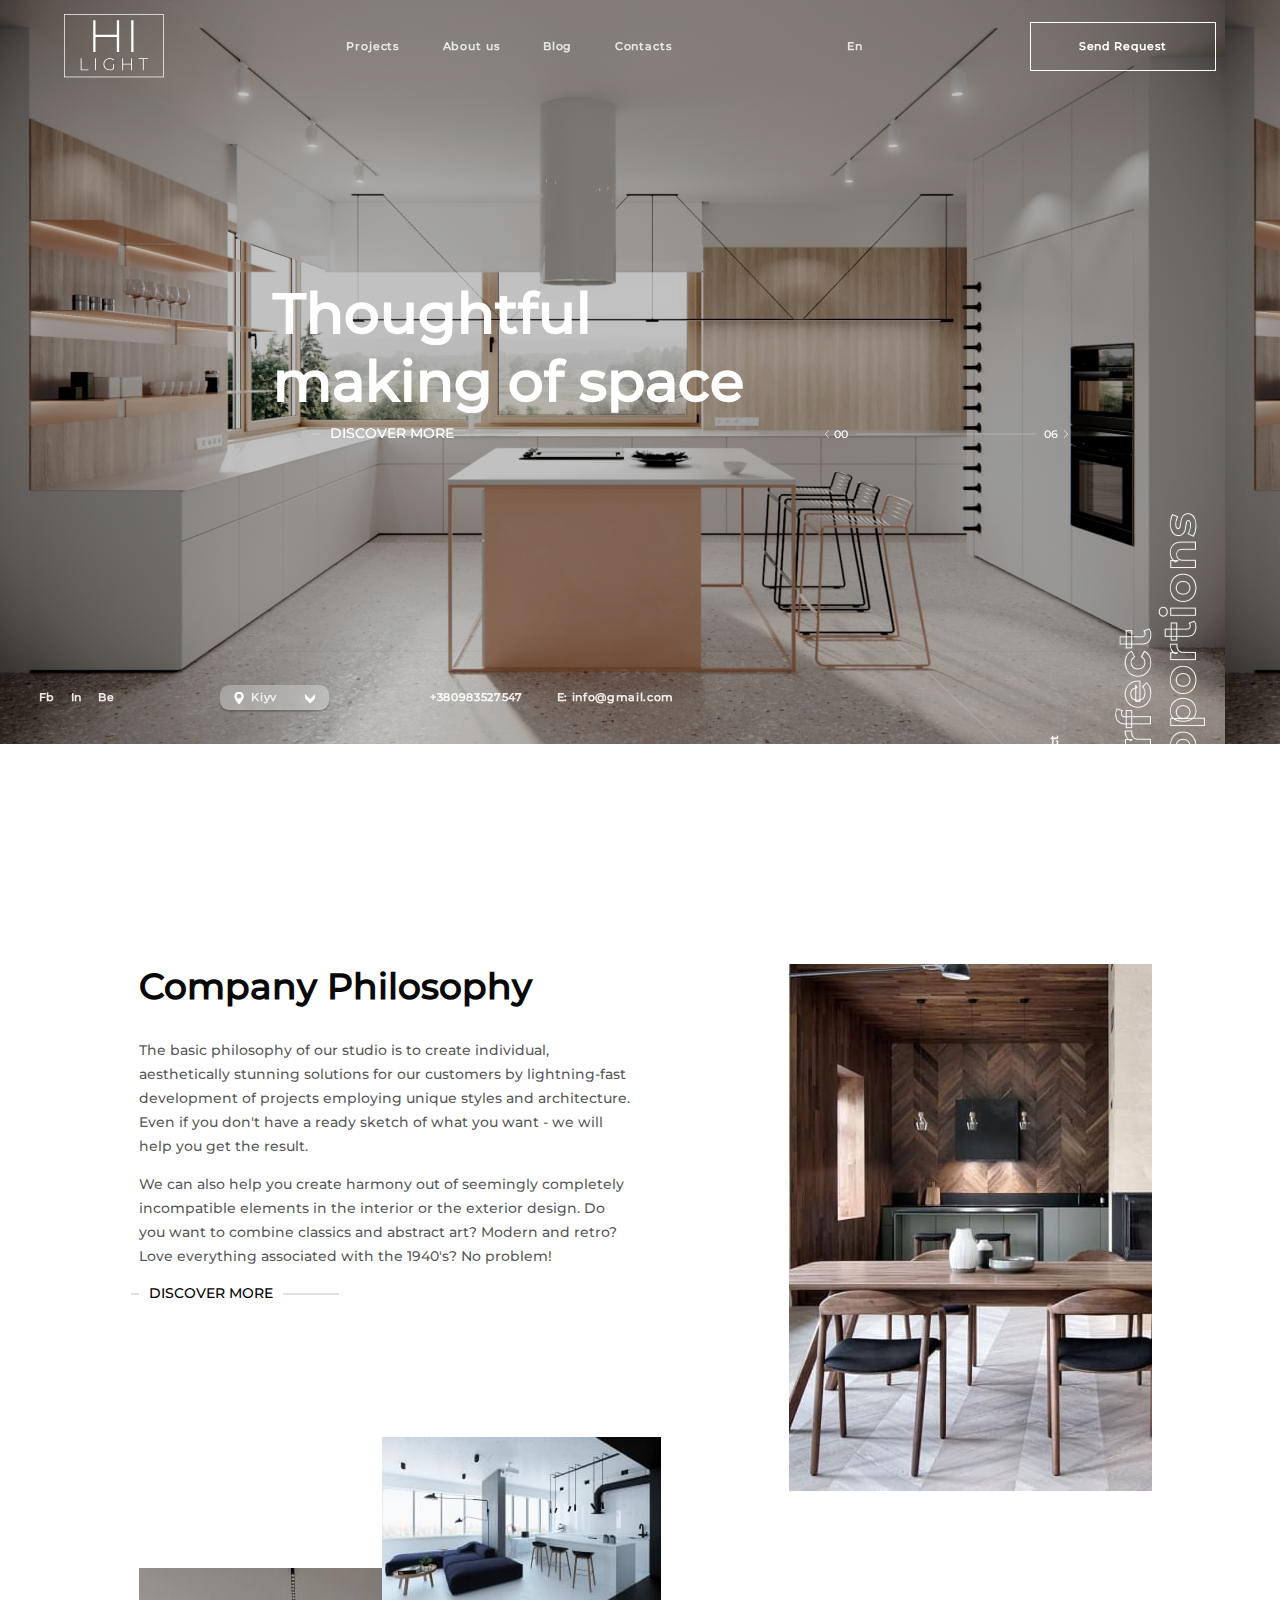
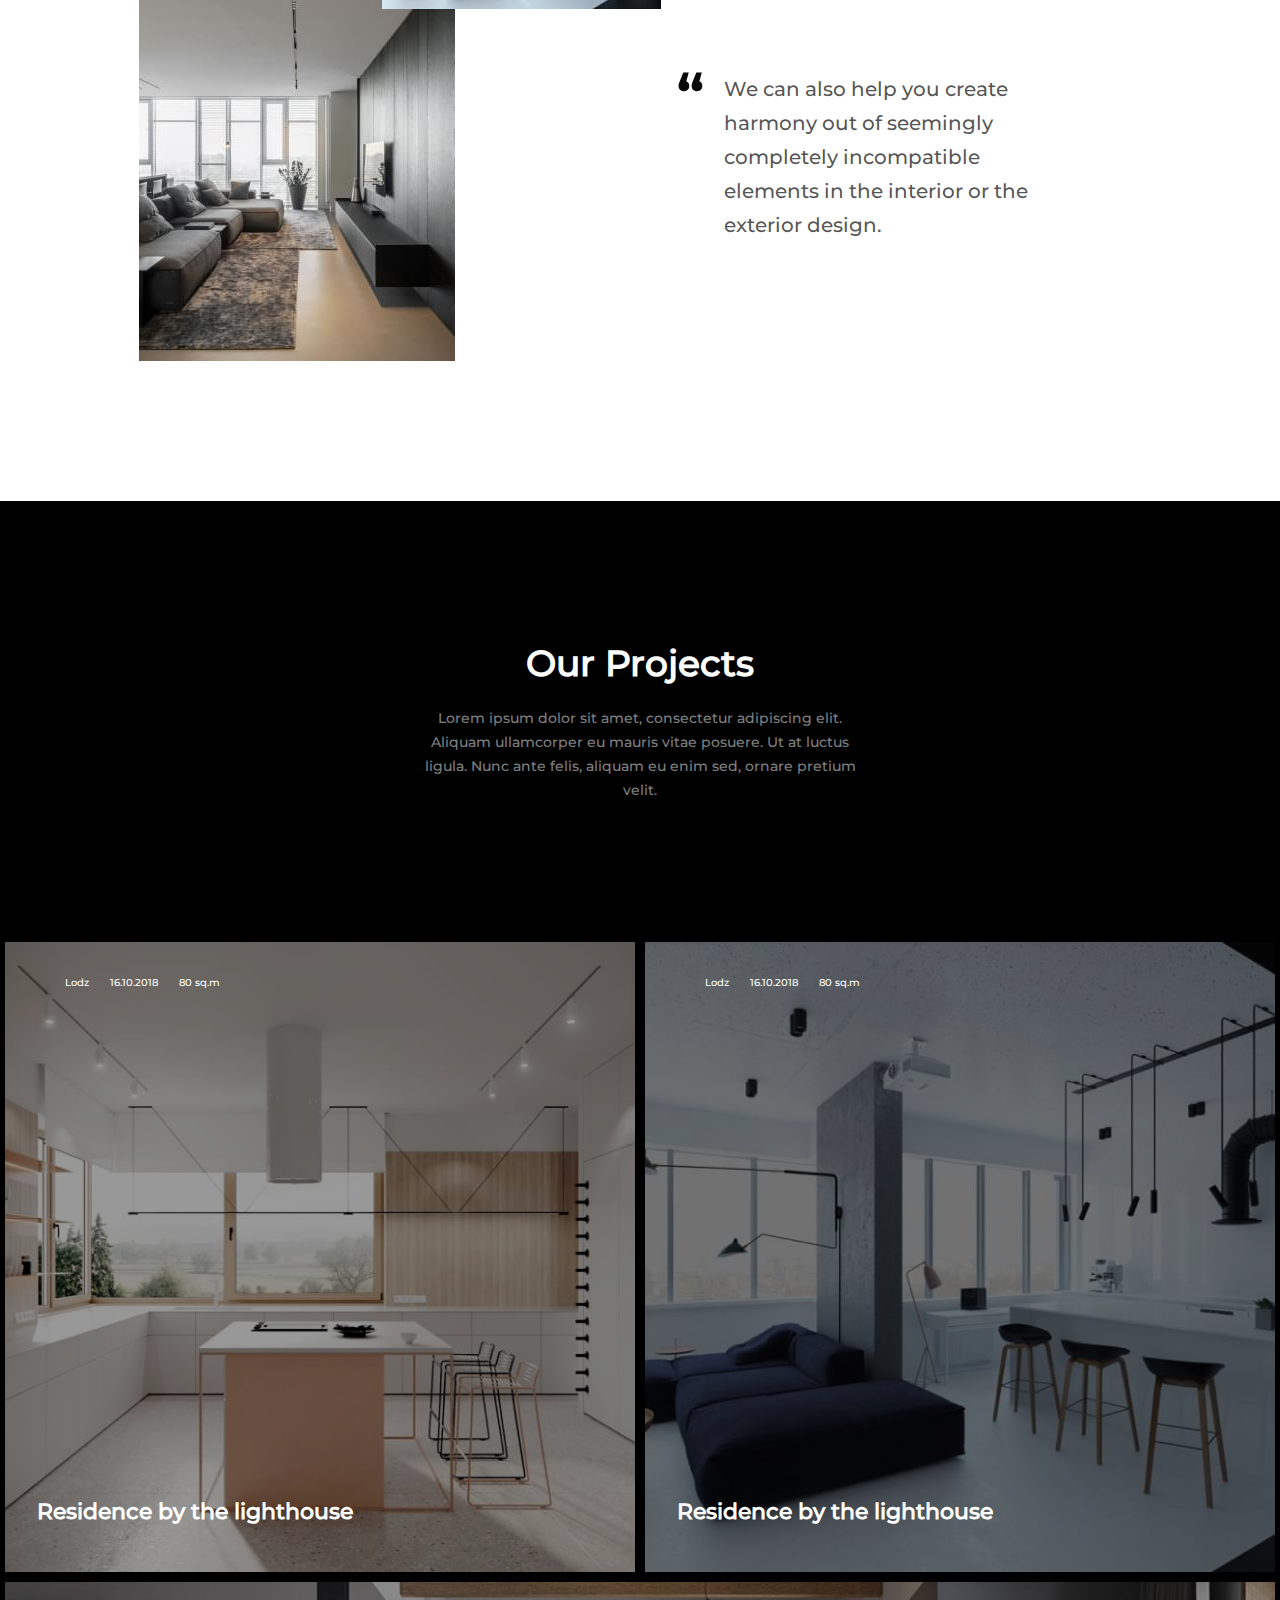
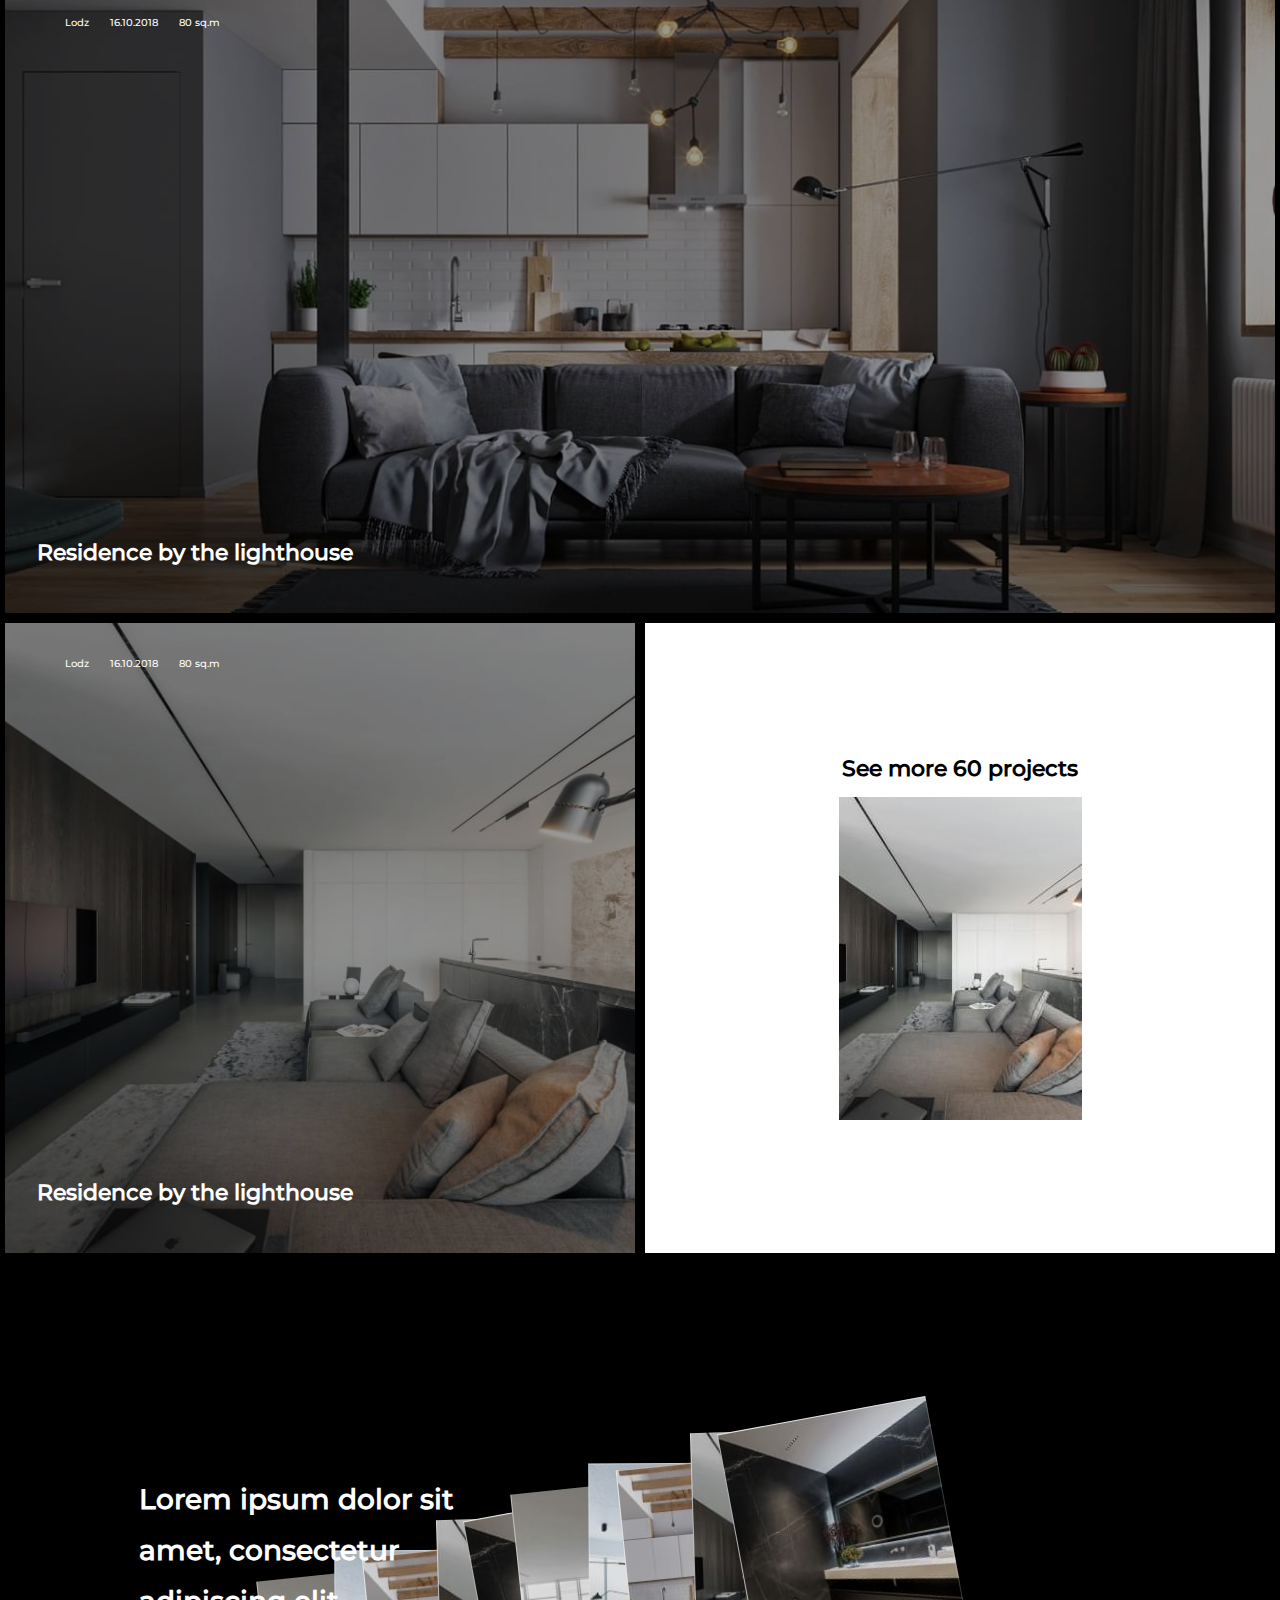
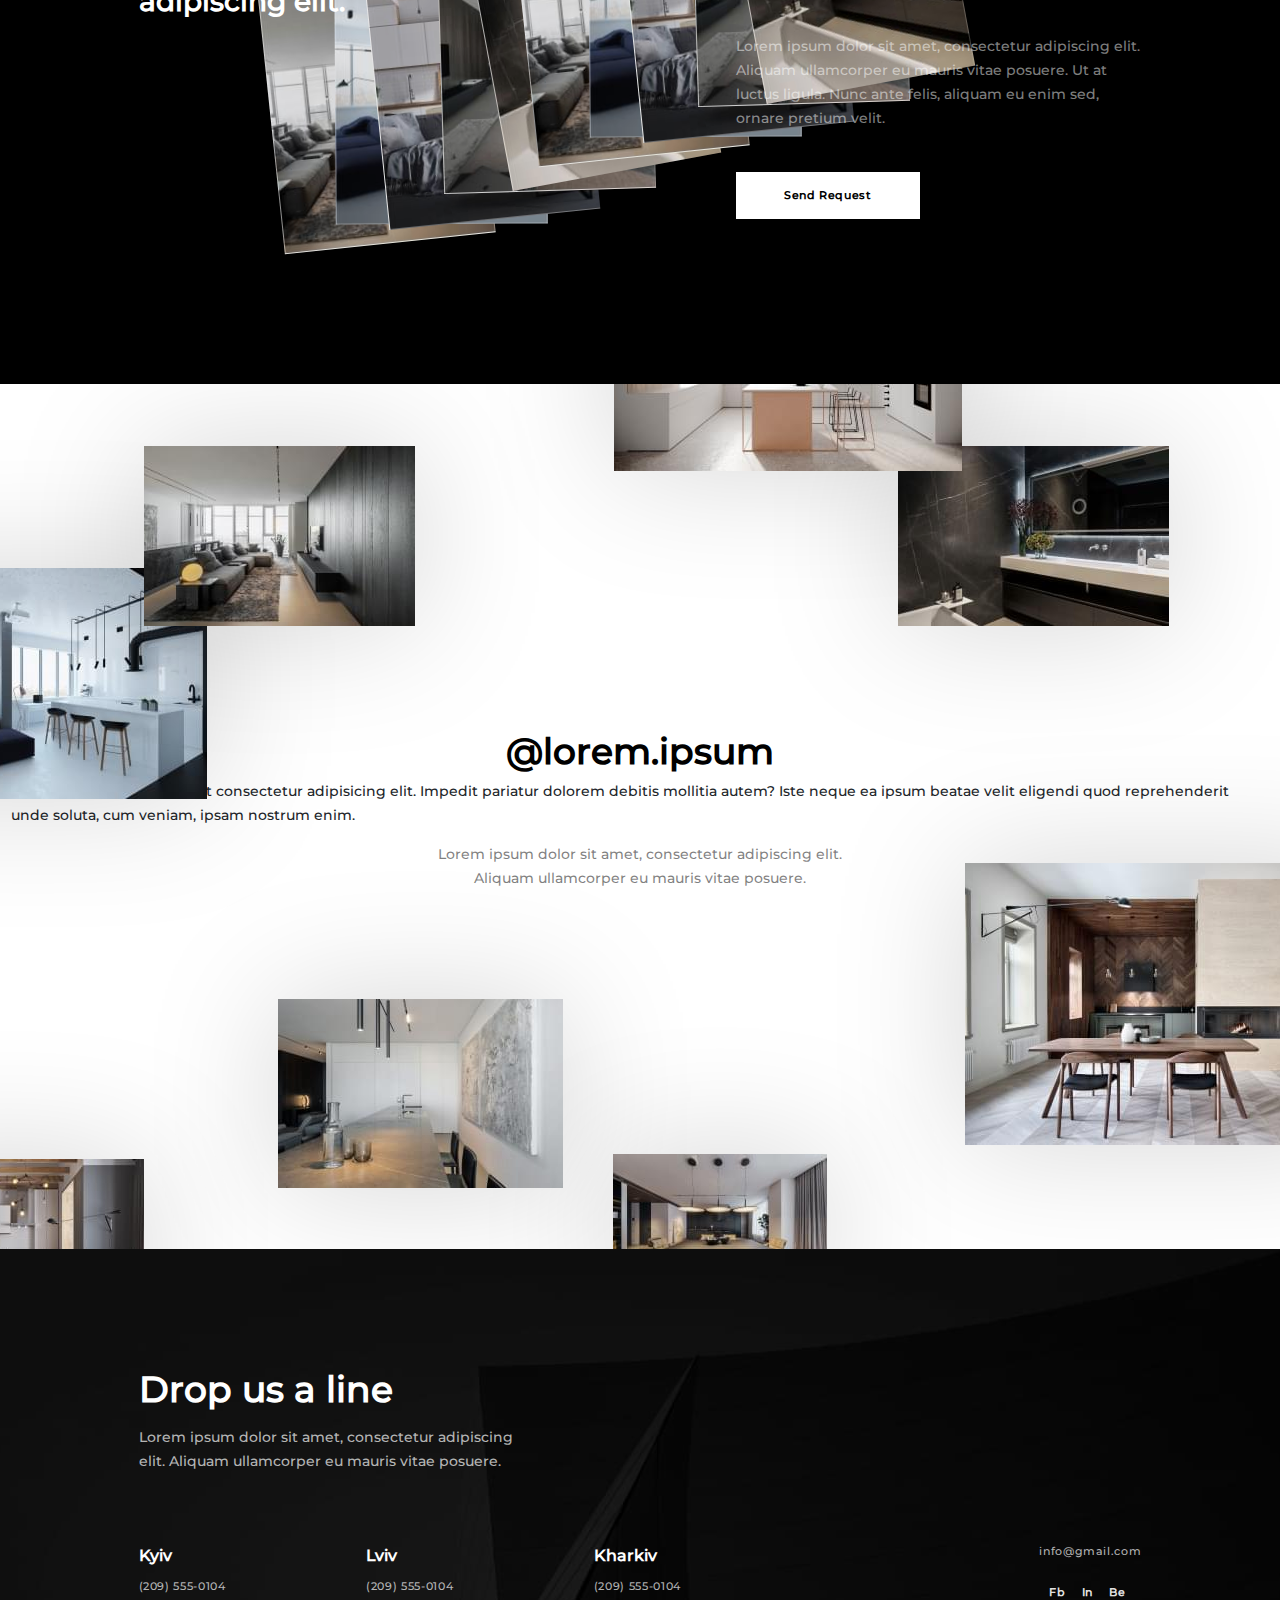
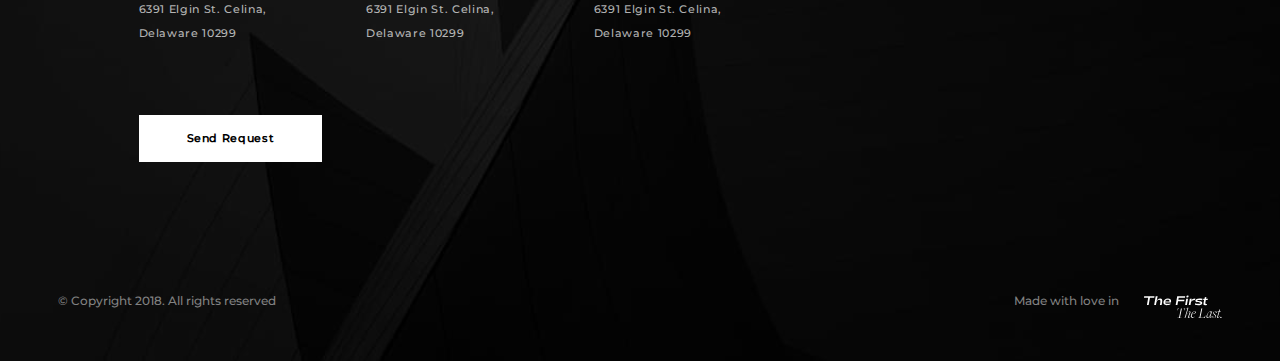
<file: index.html>
<!DOCTYPE html><html lang="en"><head><meta charset="UTF-8"><meta http-equiv="X-UA-Compatible" content="IE=edge"><meta name="viewport" content="width=device-width,initial-scale=1"><title>HILIGHT</title><link rel="shortcut icon" href="../img/favicon.ico" type="image/x-icon"><link rel="stylesheet" href="./css/style.css"><script defer="defer" src="./js/script.js"></script></head><body><div class="d-flex justify-content-center align-items-center popup__preloader"><div class="popup__logo">HILIGHT</div><div class="popup__loading">0%</div></div><div class="modal fade popup" id="exampleModal" tabindex="-1" aria-labelledby="exampleModalLabel" aria-hidden="true"><button type="button" class="btn-close popup__btn-close" data-bs-dismiss="modal" aria-label="Close"></button><div class="modal-dialog popup__dialog"><div class="modal-content popup__content"><div class="modal-body"><form class="js-form-calc"><div class="row bg-white popup__form-block"><h5 class="modal-title fw-bolder popup__title" id="exampleModalLabel">Calculate the cost of work</h5><div class="col-md-6"><input type="text" class="form-control popup__input js-input" placeholder="Name" data-key="name" required></div><div class="col-md-6"><input type="text" class="form-control popup__input js-input" placeholder="Last name" data-key="lastName" required></div><div class="col-md-6"><input type="number" class="form-control popup__input js-input" placeholder="Phone" data-key="phone" required></div><div class="col-md-6"><input type="text" class="form-control popup__input js-input" placeholder="Your city" data-key="city" required></div><div class="col-md-6"><input type="email" class="form-control popup__input js-input" placeholder="Email" data-key="email" required></div><div class="col-md-6"><select id="inputState" class="form-select popup__input js-input" data-key="propertyType"><option selected="selected">Property type</option><option>Property type 1</option><option>Property type 2</option><option>Property type 3</option></select></div><div class="col-md-12"><input type="text" class="form-control popup__input js-input" placeholder="Your comment" data-key="comment"></div></div><div class="bg-white popup__form-block"><h6 class="popup__check-title">Area (m2)</h6><div class="row justify-content-between"><div class="col-sm-6 row justify-content-between flex-wrap popup__check-wrap"><div class="col-1 form-check text-center p-0"><label class="form-check-label popup__check-label" for="exampleRadios2">to 50</label><div class="position-relative"><input class="form-check-input float-none popup__check js-input" type="radio" name="exampleRadios" id="exampleRadios2" data-key="area" value="50"><div class="popup__custom-check"></div></div></div><div class="col-1 form-check text-center p-0"><label class="form-check-label popup__check-label" for="exampleRadios2">50-100</label><div class="position-relative"><input class="form-check-input float-none popup__check js-check" type="radio" name="exampleRadios" id="exampleRadios2" data-key="area" value="50-100"><div class="popup__custom-check"></div></div></div><div class="col-1 form-check text-center p-0"><label class="form-check-label popup__check-label" for="exampleRadios2">150-250</label><div class="position-relative"><input class="form-check-input float-none popup__check js-check" type="radio" name="exampleRadios" id="exampleRadios2" data-key="area" value="150-250"><div class="popup__custom-check"></div></div></div><div class="col-1 form-check text-center p-0"><label class="form-check-label popup__check-label" for="exampleRadios2">250-400</label><div class="position-relative"><input class="form-check-input float-none popup__check js-check" type="radio" name="exampleRadios" id="exampleRadios2" data-key="area" value="250-400"><div class="popup__custom-check"></div></div></div></div><div class="col-sm-6 row justify-content-between flex-wrap popup__check-wrap"><div class="col-1 form-check text-center p-0"><label class="form-check-label popup__check-label" for="exampleRadios2">400-600</label><div class="position-relative"><input class="form-check-input float-none popup__check js-check" type="radio" name="exampleRadios" id="exampleRadios2" data-key="area" value="400-600"><div class="popup__custom-check"></div></div></div><div class="col-1 form-check text-center p-0"><label class="form-check-label popup__check-label" for="exampleRadios2">600-800</label><div class="position-relative"><input class="form-check-input float-none popup__check js-check" type="radio" name="exampleRadios" id="exampleRadios2" data-key="area" value="600-800"><div class="popup__custom-check"></div></div></div><div class="col-1 form-check text-center p-0"><label class="form-check-label popup__check-label" for="exampleRadios2">800-1000</label><div class="position-relative"><input class="form-check-input float-none popup__check js-check" type="radio" name="exampleRadios" id="exampleRadios2" data-key="area" value="800-1000"><div class="popup__custom-check"></div></div></div><div class="col-1 form-check text-center p-0"><label class="form-check-label popup__check-label" for="exampleRadios2">1000+</label><div class="position-relative"><input class="form-check-input float-none popup__check js-check" type="radio" name="exampleRadios" id="exampleRadios2" data-key="area" value="1000+"><div class="popup__custom-check"></div></div></div></div></div><div class="row mb-5"><div class="col-sm-6 d-flex position-relative popup__file-input-wrap"><input class="form-control popup__file-input js-input-file" id="formFileLg" type="file" data-key="files"> <label for="formFileLg" class="form-label popup__file-label">Attach your file <span class="popup__file-label-warrior js-warrior">File size not more than 10 MB</span></label></div><div class="col-sm-6"><button type="submit" class="btn btn-black popup__btn">Send Request</button></div></div><p class="text-center popup__info">It is a long established fact that a reader will be distracted by the readable content of a page when looking at its layout. The point of using Lorem Ipsum is that it has a more-or-less normal distribution of letters, as opposed to using 'Content here, content here', making it look like readable English.</p></div></form></div></div></div></div><header class="header white fixed-top js-header"><nav class="navbar navbar-expand-lg navbar-light header__nav"><div class="container-fluid header__container"><a class="navbar-brand text-uppercase fw-light header__logo" href="../index.html"><svg viewBox="0 0 281 178" xmlns="http://www.w3.org/2000/svg"><g clip-path="url(#clip0_855_99)"><path d="M148.488 17.4H155.016V107H148.488V17.4ZM88.584 107H82.056V17.4H88.584V107ZM149.256 64.376H87.816V58.616H149.256V64.376ZM188.866 107V17.4H195.394V107H188.866Z"/><path d="M46.856 158V124.4H49.304V155.792H68.648V158H46.856ZM87.4141 158V124.4H89.8621V158H87.4141ZM128.402 158.24C125.874 158.24 123.538 157.824 121.394 156.992C119.25 156.128 117.378 154.928 115.778 153.392C114.21 151.856 112.994 150.064 112.13 148.016C111.266 145.936 110.834 143.664 110.834 141.2C110.834 138.736 111.266 136.48 112.13 134.432C112.994 132.352 114.226 130.544 115.826 129.008C117.426 127.472 119.282 126.288 121.394 125.456C123.538 124.592 125.89 124.16 128.45 124.16C130.882 124.16 133.138 124.544 135.218 125.312C137.298 126.08 139.074 127.232 140.546 128.768L139.01 130.4C137.538 128.96 135.922 127.936 134.162 127.328C132.434 126.72 130.546 126.416 128.498 126.416C126.322 126.416 124.306 126.784 122.45 127.52C120.594 128.256 118.978 129.296 117.602 130.64C116.226 131.984 115.154 133.552 114.386 135.344C113.65 137.136 113.282 139.088 113.282 141.2C113.282 143.312 113.65 145.264 114.386 147.056C115.154 148.848 116.226 150.416 117.602 151.76C118.978 153.104 120.594 154.144 122.45 154.88C124.306 155.616 126.322 155.984 128.498 155.984C130.482 155.984 132.354 155.68 134.114 155.072C135.906 154.464 137.538 153.456 139.01 152.048L140.402 153.92C138.898 155.36 137.09 156.448 134.978 157.184C132.898 157.888 130.706 158.24 128.402 158.24ZM138.05 153.68V141.344H140.402V153.92L138.05 153.68ZM188.567 124.4H191.015V158H188.567V124.4ZM166.103 158H163.655V124.4H166.103V158ZM188.855 142.016H165.815V139.856H188.855V142.016ZM221.661 158V126.608H209.565V124.4H236.205V126.608H224.109V158H221.661Z"/></g><rect x="1" y="1" width="279" height="176" stroke-width="2"/><defs><clipPath id="clip0_855_99"><rect x="1" y="1" width="279" height="176"></rect></clipPath></defs></svg> </a><button class="navbar-toggler header__toggle-btn js-toggler-btn" type="button" data-bs-toggle="offcanvas" data-bs-target="#navbarSupportedContent" aria-controls="navbarSupportedContent" aria-expanded="false" aria-label="Toggle navigation"><span class="header__burger-icon js-toggler-icon"></span></button><div class="fade navbar-fade header__navbar-list-box" id="navbarSupportedContent"><ul class="navbar-nav justify-content-between header__navbar-list"><li class="nav-item"><a class="nav-link fw-bold header__link" aria-current="page" href="../pages/projects.html">Projects</a></li><li class="nav-item"><a class="nav-link fw-bold header__link" href="../pages/about-us.html">About us</a></li><li class="nav-item"><a class="nav-link fw-bold header__link" href="../pages/blog.html">Blog</a></li><li class="nav-item"><a class="nav-link fw-bold header__link" href="../pages/contacts.html">Contacts</a></li></ul><div class="header__navbar-contact"><div class="row contact"><div class="col-sm-6 col-lg-2 contact__social-wrap"><div class="socials"><ul class="d-flex socials__list"><li class="socials__item"><a class="text-decoration-none socials__link" href="https://www.facebook.com/" target="_blank">Fb</a></li><li class="socials__item"><a class="text-decoration-none socials__link" href="https://www.linkedin.com/" target="_blank">In</a></li><li class="socials__item"><a class="text-decoration-none socials__link" href="https://www.behance.net/" target="_blank">Be</a></li></ul></div></div><div class="col-sm-6 col-lg-2 contact__dropdown-wrap"><div class="dropdown"><button class="btn select-city__btn" type="button" id="dropdownMenuButton1" data-bs-toggle="dropdown" aria-expanded="false">Kiyv</button><ul class="dropdown-menu select-city" aria-labelledby="dropdownMenuButton1"><li><a class="dropdown-item select-city__option" href="#" data-phone="+491513527547">Berlin</a></li><li><a class="dropdown-item select-city__option" href="#" data-phone="+487883527547">Wroclaw</a></li><li><a class="dropdown-item select-city__option" href="#" data-phone="+380983527547">Kiyv</a></li></ul></div></div><div class="col-sm-12 col-lg-4"><div class="contact__link"><a class="text-decoration-none contact__link-item" href="tel:+380983527547">+380983527547</a> <a class="text-decoration-none contact__link-item" href="mailto:info@gmail.com">E: info@gmail.com</a></div></div></div></div></div><div class="dropdown header__dropdown"><button class="text-white fw-bold border-none header__lang-btn" type="button" id="dropdownMenuButton1" data-bs-toggle="dropdown" aria-expanded="false">En</button><ul class="dropdown-menu header__dropdown-menu" aria-labelledby="dropdownMenuButton1"><li><a class="dropdown-item" href="#">En</a></li><li><a class="dropdown-item" href="#">Ru</a></li><li><a class="dropdown-item" href="#">Ua</a></li></ul></div><button type="button" class="btn fw-bold btn-primary btn-transparent header__popup-btn" data-bs-toggle="modal" data-bs-target="#exampleModal">Send Request</button></div></nav></header><section class="banner h-744px"><div class="container-fluid position-relative"><div class="position-absolute banner__content-container h-744px"><div class="container-fluid h-744px"><div class="row flex-column justify-content-between pb-4 h-744px"><div class="row justify-content-center align-items-center mb-5"><div class="col-sm-7"><h1 class="text-white fw-bolder banner__title">Thoughtful making of space</h1></div><div class="row justify-content-center"><div class="col-lg-3 d-flex justify-content-sm-center justify-content-lg-end"><div class="discover-link-box --white"><a class="text-uppercase text-decoration-none" href="#">discover more</a></div></div><div class="col-lg-6 d-flex justify-content-lg-end banner__slier-btn-wrap"><button class="banner__slider-btn-prev"><span class="fw-lighter text-white banner__slider-btn-prev-number js-slide-btn-prev">00</span></button> <button class="banner__slider-btn-next"><span class="fw-lighter text-white banner__slider-btn-next-number js-slide-btn-next">06</span></button></div></div></div><div class="row contact"><div class="col-sm-6 col-lg-2 contact__social-wrap"><div class="socials"><ul class="d-flex socials__list"><li class="socials__item"><a class="text-decoration-none socials__link" href="https://www.facebook.com/" target="_blank">Fb</a></li><li class="socials__item"><a class="text-decoration-none socials__link" href="https://www.linkedin.com/" target="_blank">In</a></li><li class="socials__item"><a class="text-decoration-none socials__link" href="https://www.behance.net/" target="_blank">Be</a></li></ul></div></div><div class="col-sm-6 col-lg-2 contact__dropdown-wrap"><div class="dropdown"><button class="btn select-city__btn" type="button" id="dropdownMenuButton1" data-bs-toggle="dropdown" aria-expanded="false">Kiyv</button><ul class="dropdown-menu select-city" aria-labelledby="dropdownMenuButton1"><li><a class="dropdown-item select-city__option" href="#" data-phone="+491513527547">Berlin</a></li><li><a class="dropdown-item select-city__option" href="#" data-phone="+487883527547">Wroclaw</a></li><li><a class="dropdown-item select-city__option" href="#" data-phone="+380983527547">Kiyv</a></li></ul></div></div><div class="col-sm-12 col-lg-4"><div class="contact__link"><a class="text-decoration-none contact__link-item" href="tel:+380983527547">+380983527547</a> <a class="text-decoration-none contact__link-item" href="mailto:info@gmail.com">E: info@gmail.com</a></div></div></div></div></div></div><div class="position-absolute banner__slider-container h-744px"><div class="swiper banner__slider"><div class="swiper-wrapper banner__slider-wrap"><div class="swiper-slide"><img class="banner__slide-img" src="img/main/main_banner-bg.jpg" alt="Banner slide"></div><div class="swiper-slide"><img class="banner__slide-img" src="img/main/main_banner-bg.jpg" alt="Banner slide"></div><div class="swiper-slide"><img class="banner__slide-img" src="img/main/main_banner-bg.jpg" alt="Banner slide"></div><div class="swiper-slide banner__slide"><img class="banner__slide-img" src="img/main/main_banner-bg.jpg" alt="Banner slide"></div><div class="swiper-slide banner__slide"><img class="banner__slide-img" src="img/main/main_banner-bg.jpg" alt="Banner slide"></div><div class="swiper-slide banner__slide"><img class="banner__slide-img" src="img/main/main_banner-bg.jpg" alt="Banner slide"></div><div class="swiper-slide banner__slide"><img class="banner__slide-img" src="img/main/main_banner-bg.jpg" alt="Banner slide"></div></div></div></div></div><div class="position-absolute banner__side-box"><p class="banner__side-text">Next Project</p><img class="banner__side-img" src="./img/icons/icons.svg#perfect_proportions" alt="perfect_proportions"></div></section><section class="philosofy"><div class="container-xl overflow-hidden position-relative"><div class="row philosofy__block-1"><div class="col-lg-6"><h2 class="section-title philosofy__title">Company Philosophy</h2><p class="philosofy__text-s">The basic philosophy of our studio is to create individual, aesthetically stunning solutions for our customers by lightning-fast development of projects employing unique styles and architecture. Even if you don't have a ready sketch of what you want - we will help you get the result.</p><p class="philosofy__text-s">We can also help you create harmony out of seemingly completely incompatible elements in the interior or the exterior design. Do you want to combine classics and abstract art? Modern and retro? Love everything associated with the 1940's? No problem!</p><div class="discover-link-box --black"><a class="text-uppercase text-decoration-none" href="#">discover more</a></div></div><div class="philosofy__img-box--fixed-side"><img src="img/main/main_phil-img-1.jpg" alt="Image side"></div></div><div class="row philosofy__block-2"><div class="col-lg-6 d-flex justify-content-sm-start justify-content-md-center justify-content-lg-start"><div class="philosofy__img-box--no-fixed position-relative"><img src="img/main/main_phil-img-3.jpg" alt="Picture"><div class="philosofy__img-box--fixed-center"><img src="img/main/main_phil-img-2.jpg" alt="Picture"></div></div></div><div class="col-lg-6 d-flex justify-content-center align-items-center"><p class="philosofy__text-m position-relative">We can also help you create harmony out of seemingly completely incompatible elements in the interior or the exterior design.</p></div></div></div></section><section class="projects"><div class="container-fluid"><div class="projects__title-box"><h2 class="section-title text-white text-center mb-4">Our Projects</h2><p class="projects__text">Lorem ipsum dolor sit amet, consectetur adipiscing elit. Aliquam ullamcorper eu mauris vitae posuere. Ut at luctus ligula. Nunc ante felis, aliquam eu enim sed, ornare pretium velit.</p></div><div class="row projects__portfolio"><div class="col-md-6 projects__portfolio-item"><a class="position-relative" href="./pages/one-project.html"><img class="img-6" src="img/main/main_projs-img-1.jpg" alt="Projects"><ul class="d-flex gap-4 position-absolute projects__portfolio-proj-info"><li>Lodz</li><li>16.10.2018</li><li>80 sq.m</li></ul><p class="position-absolute projects__portfolio-proj-name">Residence by the lighthouse</p></a></div><div class="col-md-6 projects__portfolio-item"><a class="position-relative" href="./pages/one-project.html"><img class="img-6" src="img/main/main_projs-img-2.jpg" alt="Projects"><ul class="d-flex gap-4 position-absolute projects__portfolio-proj-info"><li>Lodz</li><li>16.10.2018</li><li>80 sq.m</li></ul><p class="position-absolute projects__portfolio-proj-name">Residence by the lighthouse</p></a></div><div class="col-md-12 projects__portfolio-item"><a class="position-relative" href="./pages/one-project.html"><img class="img-12" src="img/main/main_projs-img-3.jpg" alt="Projects"><ul class="d-flex gap-4 position-absolute projects__portfolio-proj-info"><li>Lodz</li><li>16.10.2018</li><li>80 sq.m</li></ul><p class="position-absolute projects__portfolio-proj-name">Residence by the lighthouse</p></a></div><div class="col-md-6 projects__portfolio-item"><a class="position-relative" href="./pages/one-project.html"><img class="img-6" src="img/main/main_projs-img-4.jpg" alt="Projects"><ul class="d-flex gap-4 position-absolute projects__portfolio-proj-info"><li>Lodz</li><li>16.10.2018</li><li>80 sq.m</li></ul><p class="position-absolute projects__portfolio-proj-name">Residence by the lighthouse</p></a></div><div class="col-md-6 projects__portfolio-item"><a class="position-relative d-flex flex-column justify-content-center align-items-center --see-more" href="./pages/projects.html"><p class="text-black">See more 60 projects</p><img class="img-see-more" src="img/main/main_projs-img-5.jpg" alt="Projects"></a></div></div><div class="container-xl"><div class="position-relative projects__preview"><div class="projects__info-box"><div class="row"><div class="col-lg-4"><h2 class="fw-bolder sections-title text-white">Lorem ipsum dolor sit amet, consectetur adipiscing elit.</h2></div></div><div class="row justify-content-lg-end"><div class="col-lg-5"><p class="mb-5 text-start projects__text">Lorem ipsum dolor sit amet, consectetur adipiscing elit. Aliquam ullamcorper eu mauris vitae posuere. Ut at luctus ligula. Nunc ante felis, aliquam eu enim sed, ornare pretium velit.</p><button type="button" class="btn-white" data-bs-toggle="modal" data-bs-target="#exampleModal">Send Request</button></div></div></div><div class="position-relative projects__abra-cadabra-wrap"><div class="position-relative projects__abra-cadabra"><div class="position-absolute projects__cadabra"><img src="img/main/projects-prev-img-1.jpg" alt=""></div><div class="position-absolute projects__cadabra"><img src="img/main/projects-prev-img-2.jpg" alt=""></div><div class="position-absolute projects__cadabra"><img src="img/main/projects-prev-img-3.jpg" alt=""></div><div class="position-absolute projects__cadabra"><img src="img/main/projects-prev-img-4.jpg" alt=""></div><div class="position-absolute projects__cadabra"><img src="img/main/projects-prev-img-5.jpg" alt=""></div></div><div class="position-absolute projects__abra-cadabra"><div class="position-absolute projects__cadabra"><img src="img/main/projects-prev-img-1.jpg" alt=""></div><div class="position-absolute projects__cadabra"><img src="img/main/projects-prev-img-2.jpg" alt=""></div><div class="position-absolute projects__cadabra"><img src="img/main/projects-prev-img-3.jpg" alt=""></div><div class="position-absolute projects__cadabra"><img src="img/main/projects-prev-img-4.jpg" alt=""></div><div class="position-absolute projects__cadabra"><img src="img/main/projects-prev-img-5.jpg" alt=""></div></div></div></div></div></div></section><div class="container-fluid position-relative overflow-hidden"><section class="lorem"><h2 class="text-center mb-2"><a href="mailto:lorem.ipsum@lorem.ipsum" class="fw-bolder section-title text-black text-decoration-none">@lorem.ipsum</a></h2><p>Lorem ipsum dolor sit amet consectetur adipisicing elit. Impedit pariatur dolorem debitis mollitia autem? Iste neque ea ipsum beatae velit eligendi quod reprehenderit unde soluta, cum veniam, ipsam nostrum enim.</p><p class="text-center fw-lighter lorem__text">Lorem ipsum dolor sit amet, consectetur adipiscing elit.<br>Aliquam ullamcorper eu mauris vitae posuere.</p><div class="lorem__images"><img class="lorem__img" src="img/main/lorem-img-1.jpg" alt="Lorem"> <img class="lorem__img" src="img/main/lorem-img-2.jpg" alt="Lorem"> <img class="lorem__img" src="img/main/lorem-img-3.jpg" alt="Lorem"> <img class="lorem__img" src="img/main/lorem-img-4.jpg" alt="Lorem"> <img class="lorem__img" src="img/main/lorem-img-5.jpg" alt="Lorem"> <img class="lorem__img" src="img/main/lorem-img-6.jpg" alt="Lorem"> <img class="lorem__img" src="img/main/lorem-img-7.jpg" alt="Lorem"> <img class="lorem__img" src="img/main/lorem-img-8.jpg" alt="Lorem"></div></section></div><section class="contacts"><div class="container-xl"><h2 class="section-title text-white mb-3">Drop us a line</h2><p class="contacts__text">Lorem ipsum dolor sit amet, consectetur adipiscing elit. Aliquam ullamcorper eu mauris vitae posuere.</p><div class="row gap-4 flex-wrap justify-content-between contacts__content"><div class="col-sm-6 col-md-2"><h3 class="block-title text-white fw-bolder">Kyiv</h3><a class="text-decoration-none contacts__link" href="+3805550104">(209) 555-0104</a><br><a class="text-decoration-none contacts__link" href="https://www.google.com/maps/place/%D0%9C%D0%B0%D1%83%D0%BD%D1%82%D0%B8%D0%BD-%D0%92%D1%8C%D1%8E,+%D0%9A%D0%B0%D0%BB%D0%B8%D1%84%D0%BE%D1%80%D0%BD%D0%B8%D1%8F,+%D0%A1%D0%A8%D0%90/@37.3893964,-122.1099509,13z/data=!4m5!3m4!1s0x808fb7495bec0189:0x7c17d44a466baf9b!8m2!3d37.3860517!4d-122.0838511">6391 Elgin St. Celina, Delaware 10299</a></div><div class="col-sm-6 col-md-2"><h3 class="block-title text-white fw-bolder">Lviv</h3><a class="text-decoration-none contacts__link" href="+3805550104">(209) 555-0104</a><br><a class="text-decoration-none contacts__link" href="https://www.google.com/maps/place/%D0%9C%D0%B0%D1%83%D0%BD%D1%82%D0%B8%D0%BD-%D0%92%D1%8C%D1%8E,+%D0%9A%D0%B0%D0%BB%D0%B8%D1%84%D0%BE%D1%80%D0%BD%D0%B8%D1%8F,+%D0%A1%D0%A8%D0%90/@37.3893964,-122.1099509,13z/data=!4m5!3m4!1s0x808fb7495bec0189:0x7c17d44a466baf9b!8m2!3d37.3860517!4d-122.0838511">6391 Elgin St. Celina, Delaware 10299</a></div><div class="col-sm-6 col-md-2"><h3 class="block-title text-white fw-bolder">Kharkiv</h3><a class="text-decoration-none contacts__link" href="+3805550104">(209) 555-0104</a><br><a class="text-decoration-none contacts__link" href="https://www.google.com/maps/place/%D0%9C%D0%B0%D1%83%D0%BD%D1%82%D0%B8%D0%BD-%D0%92%D1%8C%D1%8E,+%D0%9A%D0%B0%D0%BB%D0%B8%D1%84%D0%BE%D1%80%D0%BD%D0%B8%D1%8F,+%D0%A1%D0%A8%D0%90/@37.3893964,-122.1099509,13z/data=!4m5!3m4!1s0x808fb7495bec0189:0x7c17d44a466baf9b!8m2!3d37.3860517!4d-122.0838511">6391 Elgin St. Celina, Delaware 10299</a></div><div class="col-sm-6 col-md-4 d-flex flex-column align-items-lg-end"><a class="text-decoration-none mb-2 contacts__link" href="mailto:info@gmail.com">info@gmail.com</a><div class="socials"><ul class="d-flex socials__list"><li class="socials__item"><a class="text-decoration-none socials__link" href="https://www.facebook.com/" target="_blank">Fb</a></li><li class="socials__item"><a class="text-decoration-none socials__link" href="https://www.linkedin.com/" target="_blank">In</a></li><li class="socials__item"><a class="text-decoration-none socials__link" href="https://www.behance.net/" target="_blank">Be</a></li></ul></div></div></div><button type="button" class="btn-white" data-bs-toggle="modal" data-bs-target="#exampleModal">Send Request</button></div><footer class="footer"><div class="container-fluid"><div class="justify-content-sm-between footer__block"><div class="footer__wrap"><p>© Copyright 2018. All rights reserved</p></div><div class="footer__wrap"><p>Made with love in</p><img src="../img/icons/icons.svg#slogan-white" alt="The first, the last"></div></div></div></footer></section></body></html>
</file>
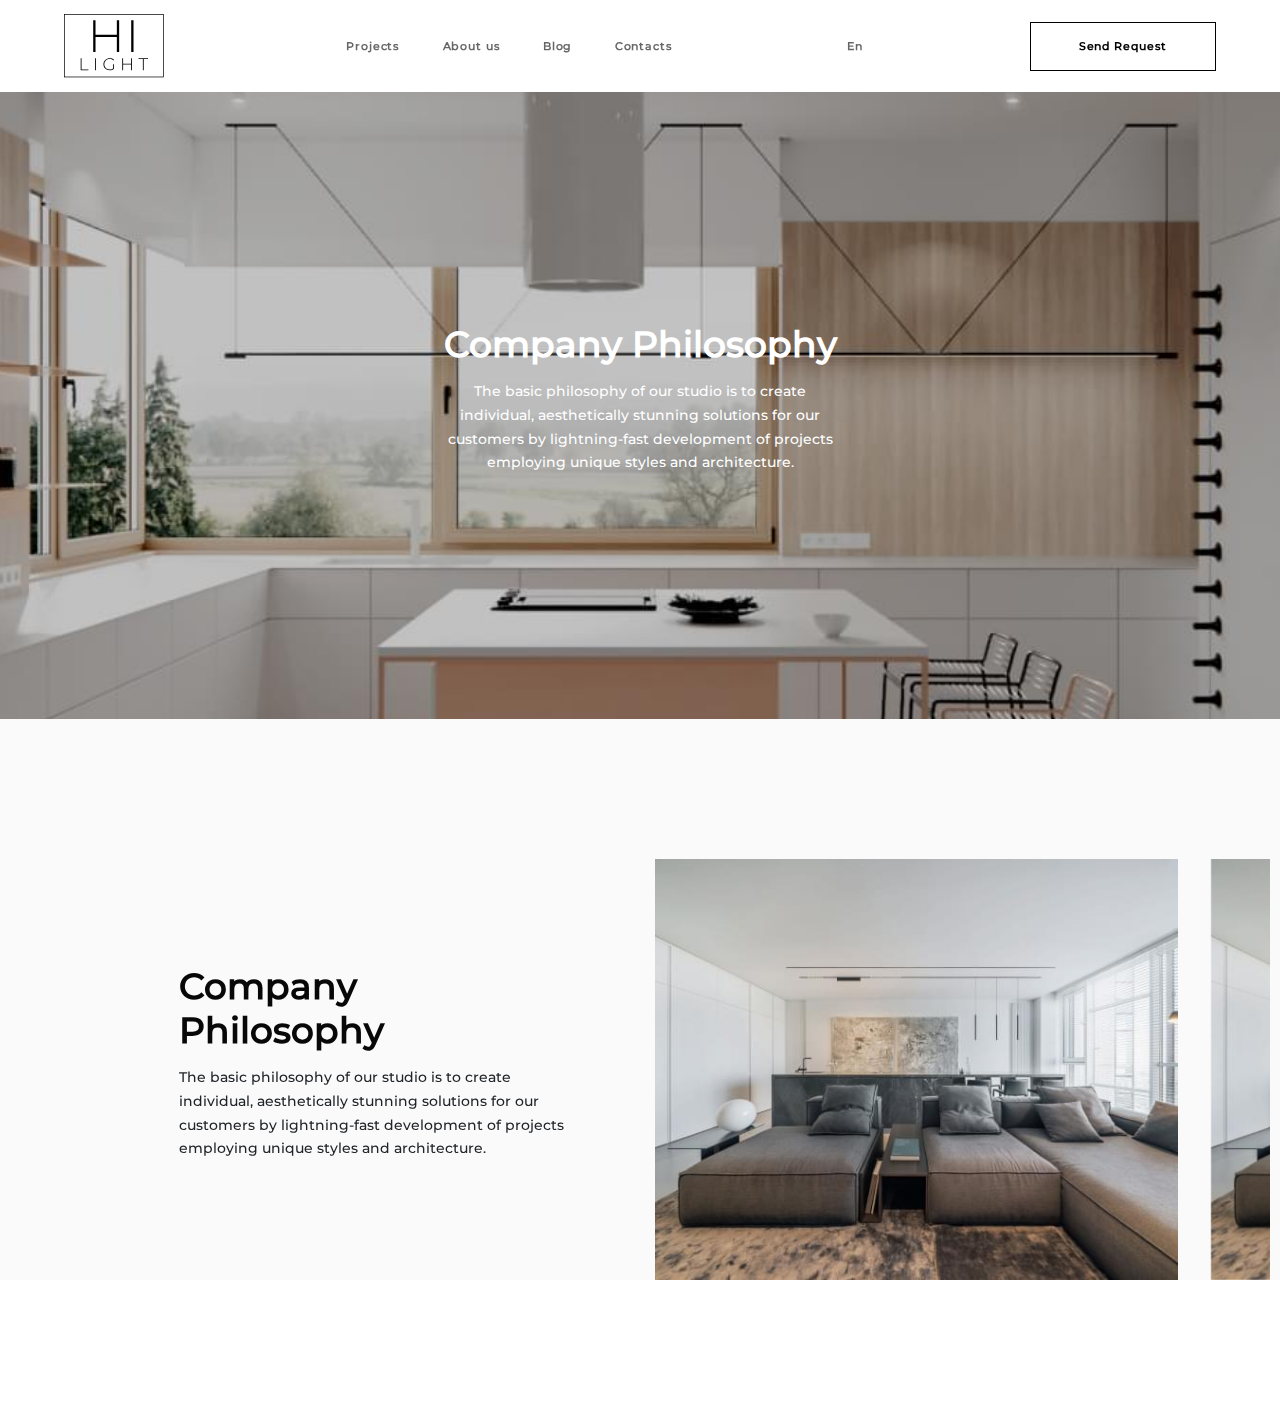
<file: pages/about-us.html>
<!DOCTYPE html><html lang="en"><head><meta charset="UTF-8"><meta name="viewport" content="width=device-width,initial-scale=1"><title>HILIGHT About us</title><link rel="shortcut icon" href="../img/favicon.svg" type="image/x-icon"><link rel="stylesheet" href="../css/style.css"><script defer="defer" src="../js/script.js"></script></head><body class="about-us-page-bg"><div class="d-flex justify-content-center align-items-center popup__preloader"><div class="popup__logo">HILIGHT</div><div class="popup__loading">0%</div></div><div class="modal fade popup" id="exampleModal" tabindex="-1" aria-labelledby="exampleModalLabel" aria-hidden="true"><button type="button" class="btn-close popup__btn-close" data-bs-dismiss="modal" aria-label="Close"></button><div class="modal-dialog popup__dialog"><div class="modal-content popup__content"><div class="modal-body"><form class="js-form-calc"><div class="row bg-white popup__form-block"><h5 class="modal-title fw-bolder popup__title" id="exampleModalLabel">Calculate the cost of work</h5><div class="col-md-6"><input type="text" class="form-control popup__input js-input" placeholder="Name" data-key="name" required></div><div class="col-md-6"><input type="text" class="form-control popup__input js-input" placeholder="Last name" data-key="lastName" required></div><div class="col-md-6"><input type="number" class="form-control popup__input js-input" placeholder="Phone" data-key="phone" required></div><div class="col-md-6"><input type="text" class="form-control popup__input js-input" placeholder="Your city" data-key="city" required></div><div class="col-md-6"><input type="email" class="form-control popup__input js-input" placeholder="Email" data-key="email" required></div><div class="col-md-6"><select id="inputState" class="form-select popup__input js-input" data-key="propertyType"><option selected="selected">Property type</option><option>Property type 1</option><option>Property type 2</option><option>Property type 3</option></select></div><div class="col-md-12"><input type="text" class="form-control popup__input js-input" placeholder="Your comment" data-key="comment"></div></div><div class="bg-white popup__form-block"><h6 class="popup__check-title">Area (m2)</h6><div class="row justify-content-between"><div class="col-sm-6 row justify-content-between flex-wrap popup__check-wrap"><div class="col-1 form-check text-center p-0"><label class="form-check-label popup__check-label" for="exampleRadios2">to 50</label><div class="position-relative"><input class="form-check-input float-none popup__check js-input" type="radio" name="exampleRadios" id="exampleRadios2" data-key="area" value="50"><div class="popup__custom-check"></div></div></div><div class="col-1 form-check text-center p-0"><label class="form-check-label popup__check-label" for="exampleRadios2">50-100</label><div class="position-relative"><input class="form-check-input float-none popup__check js-check" type="radio" name="exampleRadios" id="exampleRadios2" data-key="area" value="50-100"><div class="popup__custom-check"></div></div></div><div class="col-1 form-check text-center p-0"><label class="form-check-label popup__check-label" for="exampleRadios2">150-250</label><div class="position-relative"><input class="form-check-input float-none popup__check js-check" type="radio" name="exampleRadios" id="exampleRadios2" data-key="area" value="150-250"><div class="popup__custom-check"></div></div></div><div class="col-1 form-check text-center p-0"><label class="form-check-label popup__check-label" for="exampleRadios2">250-400</label><div class="position-relative"><input class="form-check-input float-none popup__check js-check" type="radio" name="exampleRadios" id="exampleRadios2" data-key="area" value="250-400"><div class="popup__custom-check"></div></div></div></div><div class="col-sm-6 row justify-content-between flex-wrap popup__check-wrap"><div class="col-1 form-check text-center p-0"><label class="form-check-label popup__check-label" for="exampleRadios2">400-600</label><div class="position-relative"><input class="form-check-input float-none popup__check js-check" type="radio" name="exampleRadios" id="exampleRadios2" data-key="area" value="400-600"><div class="popup__custom-check"></div></div></div><div class="col-1 form-check text-center p-0"><label class="form-check-label popup__check-label" for="exampleRadios2">600-800</label><div class="position-relative"><input class="form-check-input float-none popup__check js-check" type="radio" name="exampleRadios" id="exampleRadios2" data-key="area" value="600-800"><div class="popup__custom-check"></div></div></div><div class="col-1 form-check text-center p-0"><label class="form-check-label popup__check-label" for="exampleRadios2">800-1000</label><div class="position-relative"><input class="form-check-input float-none popup__check js-check" type="radio" name="exampleRadios" id="exampleRadios2" data-key="area" value="800-1000"><div class="popup__custom-check"></div></div></div><div class="col-1 form-check text-center p-0"><label class="form-check-label popup__check-label" for="exampleRadios2">1000+</label><div class="position-relative"><input class="form-check-input float-none popup__check js-check" type="radio" name="exampleRadios" id="exampleRadios2" data-key="area" value="1000+"><div class="popup__custom-check"></div></div></div></div></div><div class="row mb-5"><div class="col-sm-6 d-flex position-relative popup__file-input-wrap"><input class="form-control popup__file-input js-input-file" id="formFileLg" type="file" data-key="files"> <label for="formFileLg" class="form-label popup__file-label">Attach your file <span class="popup__file-label-warrior js-warrior">File size not more than 10 MB</span></label></div><div class="col-sm-6"><button type="submit" class="btn btn-black popup__btn">Send Request</button></div></div><p class="text-center popup__info">It is a long established fact that a reader will be distracted by the readable content of a page when looking at its layout. The point of using Lorem Ipsum is that it has a more-or-less normal distribution of letters, as opposed to using 'Content here, content here', making it look like readable English.</p></div></form></div></div></div></div><header class="header black fixed-top js-header"><nav class="navbar navbar-expand-lg navbar-light header__nav"><div class="container-fluid header__container"><a class="navbar-brand text-uppercase fw-light header__logo" href="../index.html"><svg viewBox="0 0 281 178" xmlns="http://www.w3.org/2000/svg"><g clip-path="url(#clip0_855_99)"><path d="M148.488 17.4H155.016V107H148.488V17.4ZM88.584 107H82.056V17.4H88.584V107ZM149.256 64.376H87.816V58.616H149.256V64.376ZM188.866 107V17.4H195.394V107H188.866Z"/><path d="M46.856 158V124.4H49.304V155.792H68.648V158H46.856ZM87.4141 158V124.4H89.8621V158H87.4141ZM128.402 158.24C125.874 158.24 123.538 157.824 121.394 156.992C119.25 156.128 117.378 154.928 115.778 153.392C114.21 151.856 112.994 150.064 112.13 148.016C111.266 145.936 110.834 143.664 110.834 141.2C110.834 138.736 111.266 136.48 112.13 134.432C112.994 132.352 114.226 130.544 115.826 129.008C117.426 127.472 119.282 126.288 121.394 125.456C123.538 124.592 125.89 124.16 128.45 124.16C130.882 124.16 133.138 124.544 135.218 125.312C137.298 126.08 139.074 127.232 140.546 128.768L139.01 130.4C137.538 128.96 135.922 127.936 134.162 127.328C132.434 126.72 130.546 126.416 128.498 126.416C126.322 126.416 124.306 126.784 122.45 127.52C120.594 128.256 118.978 129.296 117.602 130.64C116.226 131.984 115.154 133.552 114.386 135.344C113.65 137.136 113.282 139.088 113.282 141.2C113.282 143.312 113.65 145.264 114.386 147.056C115.154 148.848 116.226 150.416 117.602 151.76C118.978 153.104 120.594 154.144 122.45 154.88C124.306 155.616 126.322 155.984 128.498 155.984C130.482 155.984 132.354 155.68 134.114 155.072C135.906 154.464 137.538 153.456 139.01 152.048L140.402 153.92C138.898 155.36 137.09 156.448 134.978 157.184C132.898 157.888 130.706 158.24 128.402 158.24ZM138.05 153.68V141.344H140.402V153.92L138.05 153.68ZM188.567 124.4H191.015V158H188.567V124.4ZM166.103 158H163.655V124.4H166.103V158ZM188.855 142.016H165.815V139.856H188.855V142.016ZM221.661 158V126.608H209.565V124.4H236.205V126.608H224.109V158H221.661Z"/></g><rect x="1" y="1" width="279" height="176" stroke-width="2"/><defs><clipPath id="clip0_855_99"><rect x="1" y="1" width="279" height="176"></rect></clipPath></defs></svg> </a><button class="navbar-toggler header__toggle-btn js-toggler-btn" type="button" data-bs-toggle="offcanvas" data-bs-target="#navbarSupportedContent" aria-controls="navbarSupportedContent" aria-expanded="false" aria-label="Toggle navigation"><span class="header__burger-icon js-toggler-icon"></span></button><div class="fade navbar-fade header__navbar-list-box" id="navbarSupportedContent"><ul class="navbar-nav justify-content-between header__navbar-list"><li class="nav-item"><a class="nav-link fw-bold header__link" aria-current="page" href="../pages/projects.html">Projects</a></li><li class="nav-item"><a class="nav-link fw-bold header__link" href="../pages/about-us.html">About us</a></li><li class="nav-item"><a class="nav-link fw-bold header__link" href="../pages/blog.html">Blog</a></li><li class="nav-item"><a class="nav-link fw-bold header__link" href="../pages/contacts.html">Contacts</a></li></ul><div class="header__navbar-contact"><div class="row contact"><div class="col-sm-6 col-lg-2 contact__social-wrap"><div class="socials"><ul class="d-flex socials__list"><li class="socials__item"><a class="text-decoration-none socials__link" href="https://www.facebook.com/" target="_blank">Fb</a></li><li class="socials__item"><a class="text-decoration-none socials__link" href="https://www.linkedin.com/" target="_blank">In</a></li><li class="socials__item"><a class="text-decoration-none socials__link" href="https://www.behance.net/" target="_blank">Be</a></li></ul></div></div><div class="col-sm-6 col-lg-2 contact__dropdown-wrap"><div class="dropdown"><button class="btn select-city__btn" type="button" id="dropdownMenuButton1" data-bs-toggle="dropdown" aria-expanded="false">Kiyv</button><ul class="dropdown-menu select-city" aria-labelledby="dropdownMenuButton1"><li><a class="dropdown-item select-city__option" href="#" data-phone="+491513527547">Berlin</a></li><li><a class="dropdown-item select-city__option" href="#" data-phone="+487883527547">Wroclaw</a></li><li><a class="dropdown-item select-city__option" href="#" data-phone="+380983527547">Kiyv</a></li></ul></div></div><div class="col-sm-12 col-lg-4"><div class="contact__link"><a class="text-decoration-none contact__link-item" href="tel:+380983527547">+380983527547</a> <a class="text-decoration-none contact__link-item" href="mailto:info@gmail.com">E: info@gmail.com</a></div></div></div></div></div><div class="dropdown header__dropdown"><button class="text-white fw-bold border-none header__lang-btn" type="button" id="dropdownMenuButton1" data-bs-toggle="dropdown" aria-expanded="false">En</button><ul class="dropdown-menu header__dropdown-menu" aria-labelledby="dropdownMenuButton1"><li><a class="dropdown-item" href="#">En</a></li><li><a class="dropdown-item" href="#">Ru</a></li><li><a class="dropdown-item" href="#">Ua</a></li></ul></div><button type="button" class="btn fw-bold btn-primary btn-transparent header__popup-btn" data-bs-toggle="modal" data-bs-target="#exampleModal">Send Request</button></div></nav></header><main class="about-us-bg"><section class="about-us__banner"><div class="container-xl"><div class="row justify-content-center"><div class="col-sm-5"><h2 class="section-title text-white text-center mb-3">Company Philosophy</h2><p class="text-white text-center">The basic philosophy of our studio is to create individual, aesthetically stunning solutions for our customers by lightning-fast development of projects employing unique styles and architecture.</p></div></div></div></section><section class="about-us__philosophy"><div class="container-fluid"><div class="swiper about-us__slider"><div class="swiper-wrapper about-us__slider-wrap"><div class="swiper-slide about-us__slide"><div class="row"><div class="col-lg-6 d-flex align-items-lg-center about-us__slide-content"><div class="row justify-content-lg-center"><div class="col-sm-9"><h3 class="mb-3 about-us__slide-title">Company Philosophy</h3><p class="about-us__slide-text">The basic philosophy of our studio is to create individual, aesthetically stunning solutions for our customers by lightning-fast development of projects employing unique styles and architecture.</p></div></div></div><div class="col-lg-6 about-us__slide-img"><img src="../img/about-us/slider-img.jpg" alt=""></div></div></div><div class="swiper-slide about-us__slide"><div class="row"><div class="col-lg-6 d-flex align-items-lg-center about-us__slide-content"><div class="row justify-content-lg-center"><div class="col-sm-9"><h3 class="mb-3 about-us__slide-title">Company Philosophy</h3><p class="about-us__slide-text">The basic philosophy of our studio is to create individual, aesthetically stunning solutions for our customers by lightning-fast development of projects employing unique styles and architecture.</p></div></div></div><div class="col-lg-6 about-us__slide-img"><img src="../img/about-us/slider-img.jpg" alt=""></div></div></div><div class="swiper-slide about-us__slide"><div class="row"><div class="col-lg-6 d-flex align-items-lg-center about-us__slide-content"><div class="row justify-content-lg-center"><div class="col-sm-9"><h3 class="mb-3 about-us__slide-title">Company Philosophy</h3><p class="about-us__slide-text">The basic philosophy of our studio is to create individual, aesthetically stunning solutions for our customers by lightning-fast development of projects employing unique styles and architecture.</p></div></div></div><div class="col-lg-6 about-us__slide-img"><img src="../img/about-us/slider-img.jpg" alt=""></div></div></div><div class="swiper-slide about-us__slide"><div class="row"><div class="col-lg-6 d-flex align-items-lg-center about-us__slide-content"><div class="row justify-content-lg-center"><div class="col-sm-9"><h3 class="mb-3 about-us__slide-title">Company Philosophy</h3><p class="about-us__slide-text">The basic philosophy of our studio is to create individual, aesthetically stunning solutions for our customers by lightning-fast development of projects employing unique styles and architecture.</p></div></div></div><div class="col-lg-6 about-us__slide-img"><img src="../img/about-us/slider-img.jpg" alt=""></div></div></div></div></div></div></section></main></body></html>
</file>
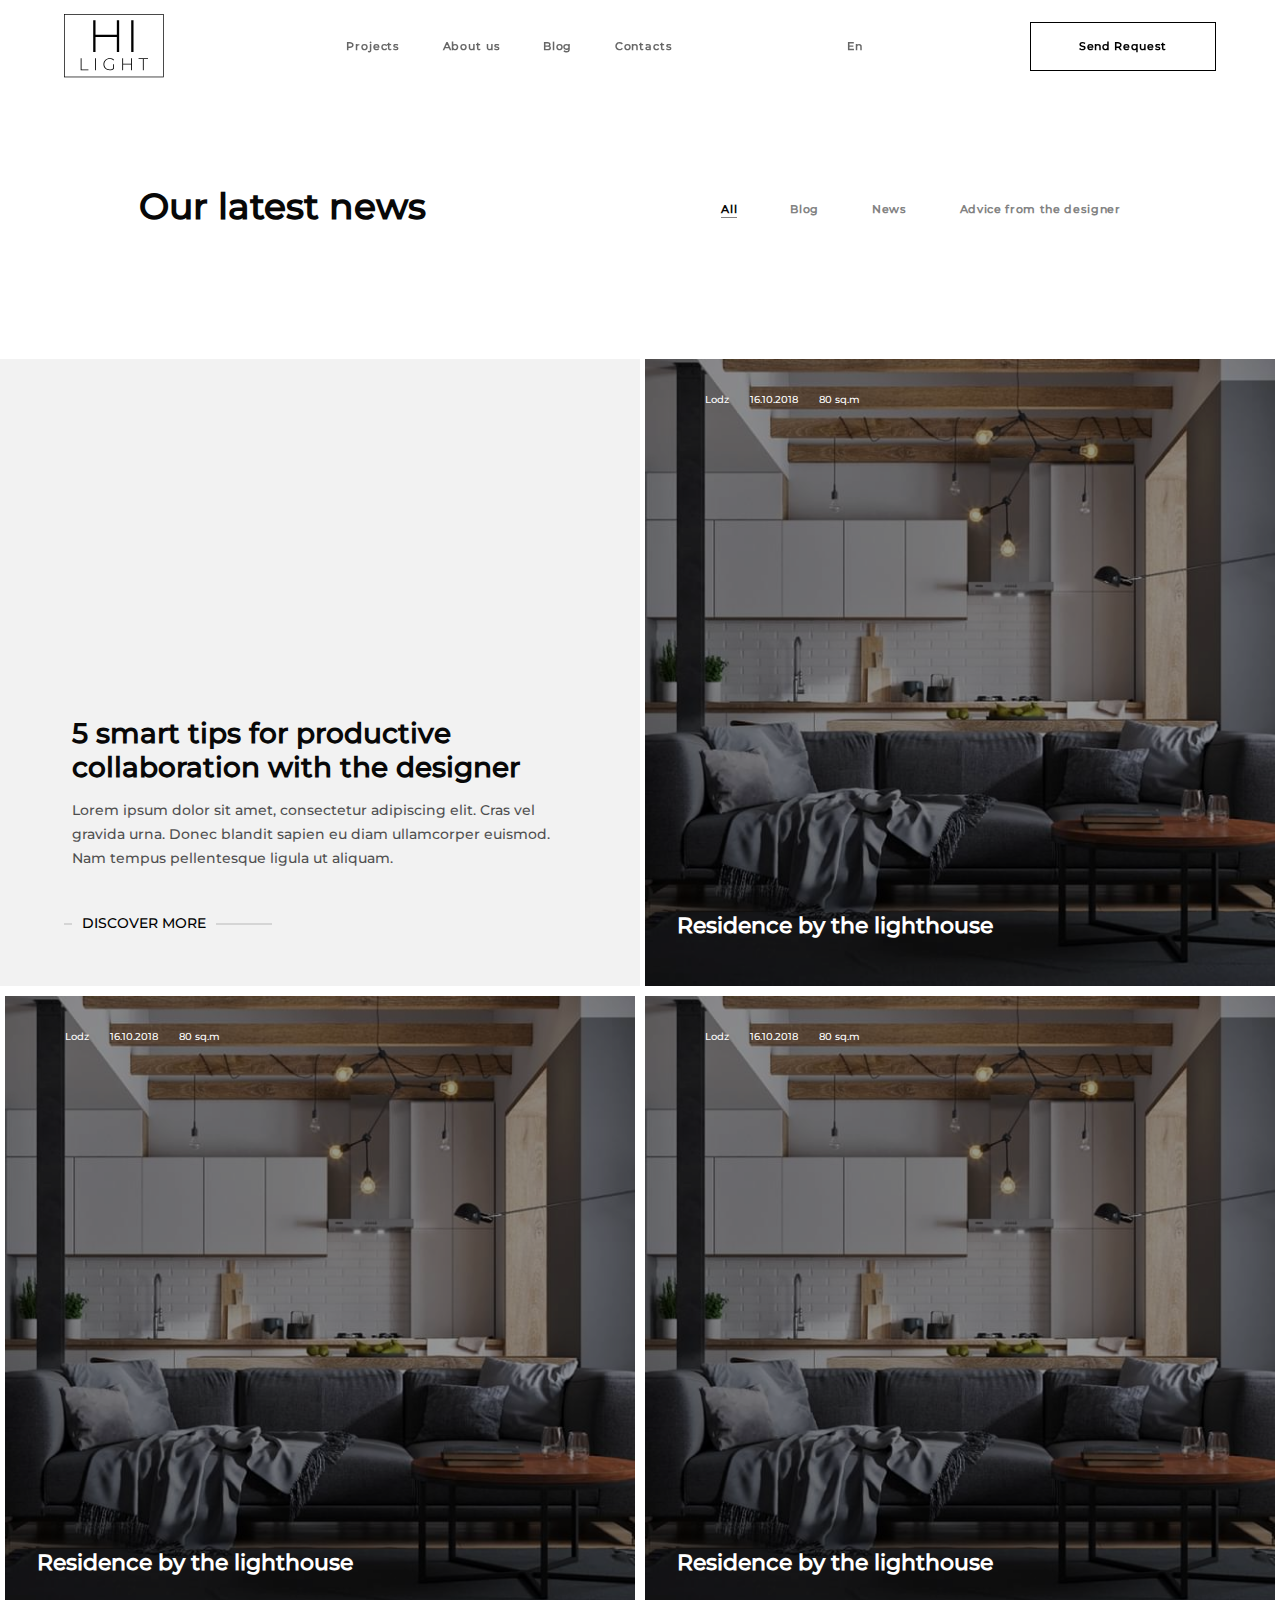
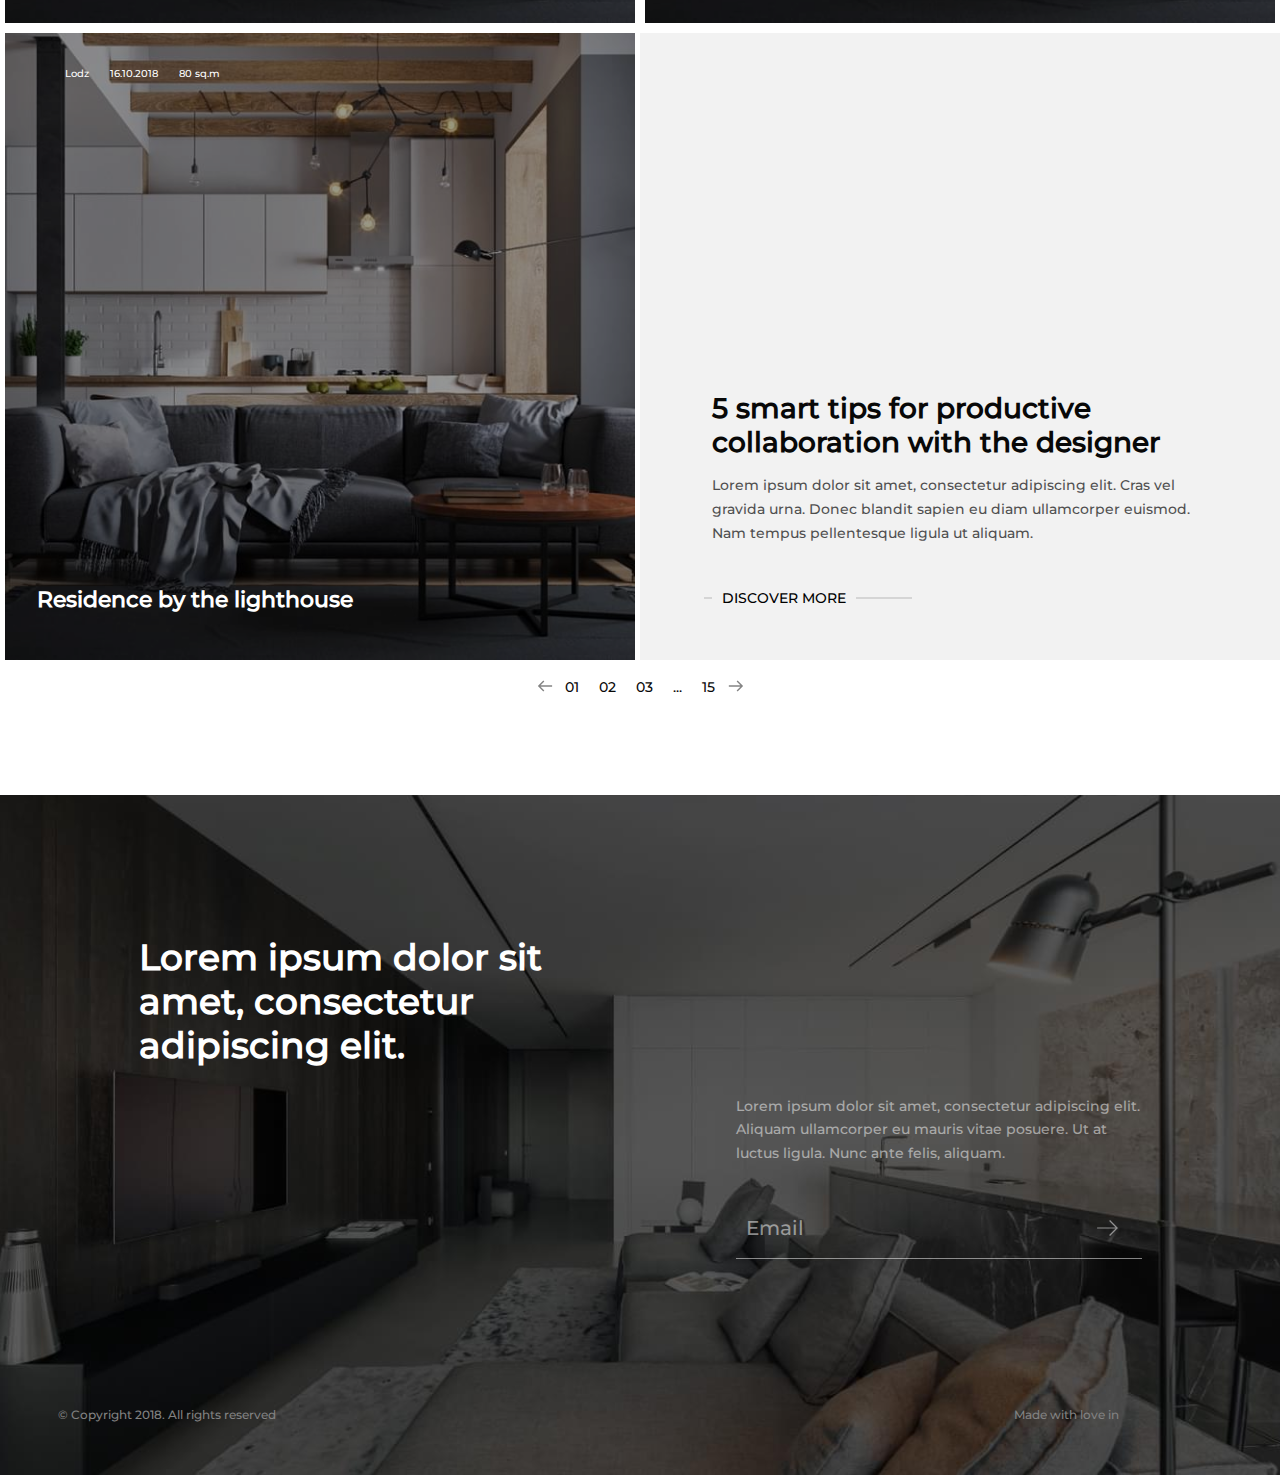
<file: pages/blog.html>
<!DOCTYPE html><html lang="en"><head><meta charset="UTF-8"><meta http-equiv="X-UA-Compatible" content="IE=edge"><meta name="viewport" content="width=device-width,initial-scale=1"><title>HILIGHT Blog</title><link rel="shortcut icon" href="../img/favicon.svg" type="image/x-icon"><link rel="stylesheet" href="../css/style.css"><script defer="defer" src="../js/script.js"></script></head><body><div class="d-flex justify-content-center align-items-center popup__preloader"><div class="popup__logo">HILIGHT</div><div class="popup__loading">0%</div></div><div class="modal fade popup" id="exampleModal" tabindex="-1" aria-labelledby="exampleModalLabel" aria-hidden="true"><button type="button" class="btn-close popup__btn-close" data-bs-dismiss="modal" aria-label="Close"></button><div class="modal-dialog popup__dialog"><div class="modal-content popup__content"><div class="modal-body"><form class="js-form-calc"><div class="row bg-white popup__form-block"><h5 class="modal-title fw-bolder popup__title" id="exampleModalLabel">Calculate the cost of work</h5><div class="col-md-6"><input type="text" class="form-control popup__input js-input" placeholder="Name" data-key="name" required></div><div class="col-md-6"><input type="text" class="form-control popup__input js-input" placeholder="Last name" data-key="lastName" required></div><div class="col-md-6"><input type="number" class="form-control popup__input js-input" placeholder="Phone" data-key="phone" required></div><div class="col-md-6"><input type="text" class="form-control popup__input js-input" placeholder="Your city" data-key="city" required></div><div class="col-md-6"><input type="email" class="form-control popup__input js-input" placeholder="Email" data-key="email" required></div><div class="col-md-6"><select id="inputState" class="form-select popup__input js-input" data-key="propertyType"><option selected="selected">Property type</option><option>Property type 1</option><option>Property type 2</option><option>Property type 3</option></select></div><div class="col-md-12"><input type="text" class="form-control popup__input js-input" placeholder="Your comment" data-key="comment"></div></div><div class="bg-white popup__form-block"><h6 class="popup__check-title">Area (m2)</h6><div class="row justify-content-between"><div class="col-sm-6 row justify-content-between flex-wrap popup__check-wrap"><div class="col-1 form-check text-center p-0"><label class="form-check-label popup__check-label" for="exampleRadios2">to 50</label><div class="position-relative"><input class="form-check-input float-none popup__check js-input" type="radio" name="exampleRadios" id="exampleRadios2" data-key="area" value="50"><div class="popup__custom-check"></div></div></div><div class="col-1 form-check text-center p-0"><label class="form-check-label popup__check-label" for="exampleRadios2">50-100</label><div class="position-relative"><input class="form-check-input float-none popup__check js-check" type="radio" name="exampleRadios" id="exampleRadios2" data-key="area" value="50-100"><div class="popup__custom-check"></div></div></div><div class="col-1 form-check text-center p-0"><label class="form-check-label popup__check-label" for="exampleRadios2">150-250</label><div class="position-relative"><input class="form-check-input float-none popup__check js-check" type="radio" name="exampleRadios" id="exampleRadios2" data-key="area" value="150-250"><div class="popup__custom-check"></div></div></div><div class="col-1 form-check text-center p-0"><label class="form-check-label popup__check-label" for="exampleRadios2">250-400</label><div class="position-relative"><input class="form-check-input float-none popup__check js-check" type="radio" name="exampleRadios" id="exampleRadios2" data-key="area" value="250-400"><div class="popup__custom-check"></div></div></div></div><div class="col-sm-6 row justify-content-between flex-wrap popup__check-wrap"><div class="col-1 form-check text-center p-0"><label class="form-check-label popup__check-label" for="exampleRadios2">400-600</label><div class="position-relative"><input class="form-check-input float-none popup__check js-check" type="radio" name="exampleRadios" id="exampleRadios2" data-key="area" value="400-600"><div class="popup__custom-check"></div></div></div><div class="col-1 form-check text-center p-0"><label class="form-check-label popup__check-label" for="exampleRadios2">600-800</label><div class="position-relative"><input class="form-check-input float-none popup__check js-check" type="radio" name="exampleRadios" id="exampleRadios2" data-key="area" value="600-800"><div class="popup__custom-check"></div></div></div><div class="col-1 form-check text-center p-0"><label class="form-check-label popup__check-label" for="exampleRadios2">800-1000</label><div class="position-relative"><input class="form-check-input float-none popup__check js-check" type="radio" name="exampleRadios" id="exampleRadios2" data-key="area" value="800-1000"><div class="popup__custom-check"></div></div></div><div class="col-1 form-check text-center p-0"><label class="form-check-label popup__check-label" for="exampleRadios2">1000+</label><div class="position-relative"><input class="form-check-input float-none popup__check js-check" type="radio" name="exampleRadios" id="exampleRadios2" data-key="area" value="1000+"><div class="popup__custom-check"></div></div></div></div></div><div class="row mb-5"><div class="col-sm-6 d-flex position-relative popup__file-input-wrap"><input class="form-control popup__file-input js-input-file" id="formFileLg" type="file" data-key="files"> <label for="formFileLg" class="form-label popup__file-label">Attach your file <span class="popup__file-label-warrior js-warrior">File size not more than 10 MB</span></label></div><div class="col-sm-6"><button type="submit" class="btn btn-black popup__btn">Send Request</button></div></div><p class="text-center popup__info">It is a long established fact that a reader will be distracted by the readable content of a page when looking at its layout. The point of using Lorem Ipsum is that it has a more-or-less normal distribution of letters, as opposed to using 'Content here, content here', making it look like readable English.</p></div></form></div></div></div></div><header class="header black fixed-top js-header"><nav class="navbar navbar-expand-lg navbar-light header__nav"><div class="container-fluid header__container"><a class="navbar-brand text-uppercase fw-light header__logo" href="../index.html"><svg viewBox="0 0 281 178" xmlns="http://www.w3.org/2000/svg"><g clip-path="url(#clip0_855_99)"><path d="M148.488 17.4H155.016V107H148.488V17.4ZM88.584 107H82.056V17.4H88.584V107ZM149.256 64.376H87.816V58.616H149.256V64.376ZM188.866 107V17.4H195.394V107H188.866Z"/><path d="M46.856 158V124.4H49.304V155.792H68.648V158H46.856ZM87.4141 158V124.4H89.8621V158H87.4141ZM128.402 158.24C125.874 158.24 123.538 157.824 121.394 156.992C119.25 156.128 117.378 154.928 115.778 153.392C114.21 151.856 112.994 150.064 112.13 148.016C111.266 145.936 110.834 143.664 110.834 141.2C110.834 138.736 111.266 136.48 112.13 134.432C112.994 132.352 114.226 130.544 115.826 129.008C117.426 127.472 119.282 126.288 121.394 125.456C123.538 124.592 125.89 124.16 128.45 124.16C130.882 124.16 133.138 124.544 135.218 125.312C137.298 126.08 139.074 127.232 140.546 128.768L139.01 130.4C137.538 128.96 135.922 127.936 134.162 127.328C132.434 126.72 130.546 126.416 128.498 126.416C126.322 126.416 124.306 126.784 122.45 127.52C120.594 128.256 118.978 129.296 117.602 130.64C116.226 131.984 115.154 133.552 114.386 135.344C113.65 137.136 113.282 139.088 113.282 141.2C113.282 143.312 113.65 145.264 114.386 147.056C115.154 148.848 116.226 150.416 117.602 151.76C118.978 153.104 120.594 154.144 122.45 154.88C124.306 155.616 126.322 155.984 128.498 155.984C130.482 155.984 132.354 155.68 134.114 155.072C135.906 154.464 137.538 153.456 139.01 152.048L140.402 153.92C138.898 155.36 137.09 156.448 134.978 157.184C132.898 157.888 130.706 158.24 128.402 158.24ZM138.05 153.68V141.344H140.402V153.92L138.05 153.68ZM188.567 124.4H191.015V158H188.567V124.4ZM166.103 158H163.655V124.4H166.103V158ZM188.855 142.016H165.815V139.856H188.855V142.016ZM221.661 158V126.608H209.565V124.4H236.205V126.608H224.109V158H221.661Z"/></g><rect x="1" y="1" width="279" height="176" stroke-width="2"/><defs><clipPath id="clip0_855_99"><rect x="1" y="1" width="279" height="176"></rect></clipPath></defs></svg> </a><button class="navbar-toggler header__toggle-btn js-toggler-btn" type="button" data-bs-toggle="offcanvas" data-bs-target="#navbarSupportedContent" aria-controls="navbarSupportedContent" aria-expanded="false" aria-label="Toggle navigation"><span class="header__burger-icon js-toggler-icon"></span></button><div class="fade navbar-fade header__navbar-list-box" id="navbarSupportedContent"><ul class="navbar-nav justify-content-between header__navbar-list"><li class="nav-item"><a class="nav-link fw-bold header__link" aria-current="page" href="../pages/projects.html">Projects</a></li><li class="nav-item"><a class="nav-link fw-bold header__link" href="../pages/about-us.html">About us</a></li><li class="nav-item"><a class="nav-link fw-bold header__link" href="../pages/blog.html">Blog</a></li><li class="nav-item"><a class="nav-link fw-bold header__link" href="../pages/contacts.html">Contacts</a></li></ul><div class="header__navbar-contact"><div class="row contact"><div class="col-sm-6 col-lg-2 contact__social-wrap"><div class="socials"><ul class="d-flex socials__list"><li class="socials__item"><a class="text-decoration-none socials__link" href="https://www.facebook.com/" target="_blank">Fb</a></li><li class="socials__item"><a class="text-decoration-none socials__link" href="https://www.linkedin.com/" target="_blank">In</a></li><li class="socials__item"><a class="text-decoration-none socials__link" href="https://www.behance.net/" target="_blank">Be</a></li></ul></div></div><div class="col-sm-6 col-lg-2 contact__dropdown-wrap"><div class="dropdown"><button class="btn select-city__btn" type="button" id="dropdownMenuButton1" data-bs-toggle="dropdown" aria-expanded="false">Kiyv</button><ul class="dropdown-menu select-city" aria-labelledby="dropdownMenuButton1"><li><a class="dropdown-item select-city__option" href="#" data-phone="+491513527547">Berlin</a></li><li><a class="dropdown-item select-city__option" href="#" data-phone="+487883527547">Wroclaw</a></li><li><a class="dropdown-item select-city__option" href="#" data-phone="+380983527547">Kiyv</a></li></ul></div></div><div class="col-sm-12 col-lg-4"><div class="contact__link"><a class="text-decoration-none contact__link-item" href="tel:+380983527547">+380983527547</a> <a class="text-decoration-none contact__link-item" href="mailto:info@gmail.com">E: info@gmail.com</a></div></div></div></div></div><div class="dropdown header__dropdown"><button class="text-white fw-bold border-none header__lang-btn" type="button" id="dropdownMenuButton1" data-bs-toggle="dropdown" aria-expanded="false">En</button><ul class="dropdown-menu header__dropdown-menu" aria-labelledby="dropdownMenuButton1"><li><a class="dropdown-item" href="#">En</a></li><li><a class="dropdown-item" href="#">Ru</a></li><li><a class="dropdown-item" href="#">Ua</a></li></ul></div><button type="button" class="btn fw-bold btn-primary btn-transparent header__popup-btn" data-bs-toggle="modal" data-bs-target="#exampleModal">Send Request</button></div></nav></header><main class="blog-page"><section class="filter"><div class="container-xl"><div class="row"><div class="col-lg-6"><h2 class="section-title filter__title">Our latest news</h2></div><div class="col-lg-6 row justify-content-lg-end align-items-center"><div class="filter-block"><div class="row filter-block__box justify-content-lg-end"><div class="filter-block__wrap"><button class="btn filter-block__btn clicked" data-fiter-key="@@btn-1">All</button></div><div class="filter-block__wrap"><button class="btn filter-block__btn" data-fiter-key="@@btn-2">Blog</button></div><div class="filter-block__wrap"><button class="btn filter-block__btn" data-fiter-key="@@btn-3">News</button></div><div class="filter-block__wrap"><button class="btn filter-block__btn" data-fiter-key="@@btn-4">Advice from the designer</button></div></div></div></div></div></div></section><section class="news"><div class="container-fluid"><div class="row news__container"><div class="d-flex align-items-end col-md-6 projects__portfolio-item news__item"><div class="col"><h3 class="mb-3 news-block-title">5 smart tips for productive collaboration with the designer</h3><p class="mb-5 news-block-text">Lorem ipsum dolor sit amet, consectetur adipiscing elit. Cras vel gravida urna. Donec blandit sapien eu diam ullamcorper euismod. Nam tempus pellentesque ligula ut aliquam.</p><div class="discover-link-box --black"><a class="text-uppercase text-decoration-none" href="#">discover more</a></div></div></div><div class="col-md-6 projects__portfolio-item"><a class="position-relative" href="./one-news.html"><img class="img-6" src="../img/blog/blog_img-0.jpg" alt="Projects"><ul class="d-flex gap-4 position-absolute projects__portfolio-proj-info"><li>Lodz</li><li>16.10.2018</li><li>80 sq.m</li></ul><p class="position-absolute projects__portfolio-proj-name">Residence by the lighthouse</p></a></div><div class="col-md-6 projects__portfolio-item"><a class="position-relative" href="./one-news.html"><img class="img-6" src="../img/blog/blog_img-0.jpg" alt="Projects"><ul class="d-flex gap-4 position-absolute projects__portfolio-proj-info"><li>Lodz</li><li>16.10.2018</li><li>80 sq.m</li></ul><p class="position-absolute projects__portfolio-proj-name">Residence by the lighthouse</p></a></div><div class="col-md-6 projects__portfolio-item"><a class="position-relative" href="./one-news.html"><img class="img-12" src="../img/blog/blog_img-0.jpg" alt="Projects"><ul class="d-flex gap-4 position-absolute projects__portfolio-proj-info"><li>Lodz</li><li>16.10.2018</li><li>80 sq.m</li></ul><p class="position-absolute projects__portfolio-proj-name">Residence by the lighthouse</p></a></div><div class="col-md-6 projects__portfolio-item"><a class="position-relative" href="./one-news.html"><img class="img-6" src="../img/blog/blog_img-0.jpg" alt="Projects"><ul class="d-flex gap-4 position-absolute projects__portfolio-proj-info"><li>Lodz</li><li>16.10.2018</li><li>80 sq.m</li></ul><p class="position-absolute projects__portfolio-proj-name">Residence by the lighthouse</p></a></div><div class="d-flex align-items-end col-md-6 projects__portfolio-item news__item"><div class="col"><h3 class="mb-3 news-block-title">5 smart tips for productive collaboration with the designer</h3><p class="mb-5 news-block-text">Lorem ipsum dolor sit amet, consectetur adipiscing elit. Cras vel gravida urna. Donec blandit sapien eu diam ullamcorper euismod. Nam tempus pellentesque ligula ut aliquam.</p><div class="discover-link-box --black"><a class="text-uppercase text-decoration-none" href="#">discover more</a></div></div></div></div></div></section><ul class="pagination justify-content-center gap"><li class="page-item d-flex align-items-center justify-content-center"><a class="page-link paginate-prev" href="#"></a></li><li class="page-item d-flex align-items-end justify-content-center"><a class="page-link" href="#">01</a></li><li class="page-item d-flex align-items-end justify-content-center"><a class="page-link" href="#">02</a></li><li class="page-item d-flex align-items-end justify-content-center"><a class="page-link" href="#">03</a></li><li class="page-item d-flex align-items-end justify-content-center"><a class="page-link" href="#">...</a></li><li class="page-item d-flex align-items-end justify-content-center"><a class="page-link" href="#">15</a></li><li class="page-item d-flex align-items-center justify-content-center"><a class="page-link paginate-next" href="#"></a></li></ul><div class="footer-bg"><section class="blog-footer"><div class="container-xl"><div class="row mb-4"><div class="col-md-5"><h2 class="section-title text-white">Lorem ipsum dolor sit amet, consectetur adipiscing elit.</h2></div></div><div class="row justify-content-end"><div class="col-md-5"><p class="opacity-50 text-white fw-lighter mb-5">Lorem ipsum dolor sit amet, consectetur adipiscing elit. Aliquam ullamcorper eu mauris vitae posuere. Ut at luctus ligula. Nunc ante felis, aliquam.</p><form class="position-relative"><input type="email" class="form-control blog-footer__input" placeholder="Email" required> <button class="blog-footer__btn" type="submit"></button></form></div></div></div></section><footer class="footer"><div class="container-fluid"><div class="justify-content-sm-between footer__block"><div class="footer__wrap"><p>© Copyright 2018. All rights reserved</p></div><div class="footer__wrap"><p>Made with love in</p><img src="../img/icons/icons.svg#slogan-@@color" alt="The first, the last"></div></div></div></footer></div></main></body></html>
</file>
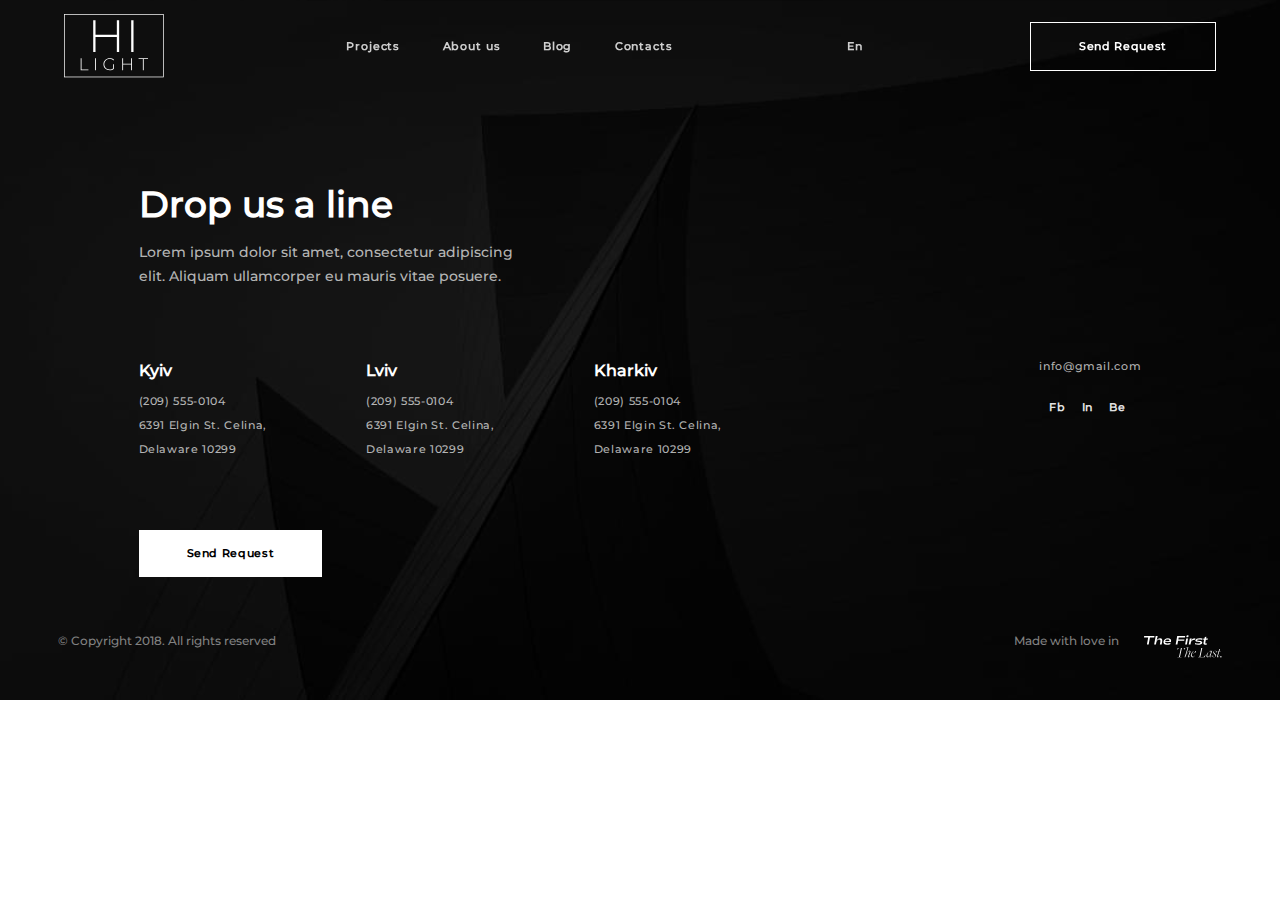
<file: pages/contacts.html>
<!DOCTYPE html><html lang="en"><head><meta charset="UTF-8"><meta http-equiv="X-UA-Compatible" content="IE=edge"><meta name="viewport" content="width=device-width,initial-scale=1"><title>Contacts</title><link rel="shortcut icon" href="../img/favicon.svg" type="image/x-icon"><link rel="stylesheet" href="../css/style.css"><script defer="defer" src="../js/script.js"></script></head><body><div class="d-flex justify-content-center align-items-center popup__preloader"><div class="popup__logo">HILIGHT</div><div class="popup__loading">0%</div></div><div class="modal fade popup" id="exampleModal" tabindex="-1" aria-labelledby="exampleModalLabel" aria-hidden="true"><button type="button" class="btn-close popup__btn-close" data-bs-dismiss="modal" aria-label="Close"></button><div class="modal-dialog popup__dialog"><div class="modal-content popup__content"><div class="modal-body"><form class="js-form-calc"><div class="row bg-white popup__form-block"><h5 class="modal-title fw-bolder popup__title" id="exampleModalLabel">Calculate the cost of work</h5><div class="col-md-6"><input type="text" class="form-control popup__input js-input" placeholder="Name" data-key="name" required></div><div class="col-md-6"><input type="text" class="form-control popup__input js-input" placeholder="Last name" data-key="lastName" required></div><div class="col-md-6"><input type="number" class="form-control popup__input js-input" placeholder="Phone" data-key="phone" required></div><div class="col-md-6"><input type="text" class="form-control popup__input js-input" placeholder="Your city" data-key="city" required></div><div class="col-md-6"><input type="email" class="form-control popup__input js-input" placeholder="Email" data-key="email" required></div><div class="col-md-6"><select id="inputState" class="form-select popup__input js-input" data-key="propertyType"><option selected="selected">Property type</option><option>Property type 1</option><option>Property type 2</option><option>Property type 3</option></select></div><div class="col-md-12"><input type="text" class="form-control popup__input js-input" placeholder="Your comment" data-key="comment"></div></div><div class="bg-white popup__form-block"><h6 class="popup__check-title">Area (m2)</h6><div class="row justify-content-between"><div class="col-sm-6 row justify-content-between flex-wrap popup__check-wrap"><div class="col-1 form-check text-center p-0"><label class="form-check-label popup__check-label" for="exampleRadios2">to 50</label><div class="position-relative"><input class="form-check-input float-none popup__check js-input" type="radio" name="exampleRadios" id="exampleRadios2" data-key="area" value="50"><div class="popup__custom-check"></div></div></div><div class="col-1 form-check text-center p-0"><label class="form-check-label popup__check-label" for="exampleRadios2">50-100</label><div class="position-relative"><input class="form-check-input float-none popup__check js-check" type="radio" name="exampleRadios" id="exampleRadios2" data-key="area" value="50-100"><div class="popup__custom-check"></div></div></div><div class="col-1 form-check text-center p-0"><label class="form-check-label popup__check-label" for="exampleRadios2">150-250</label><div class="position-relative"><input class="form-check-input float-none popup__check js-check" type="radio" name="exampleRadios" id="exampleRadios2" data-key="area" value="150-250"><div class="popup__custom-check"></div></div></div><div class="col-1 form-check text-center p-0"><label class="form-check-label popup__check-label" for="exampleRadios2">250-400</label><div class="position-relative"><input class="form-check-input float-none popup__check js-check" type="radio" name="exampleRadios" id="exampleRadios2" data-key="area" value="250-400"><div class="popup__custom-check"></div></div></div></div><div class="col-sm-6 row justify-content-between flex-wrap popup__check-wrap"><div class="col-1 form-check text-center p-0"><label class="form-check-label popup__check-label" for="exampleRadios2">400-600</label><div class="position-relative"><input class="form-check-input float-none popup__check js-check" type="radio" name="exampleRadios" id="exampleRadios2" data-key="area" value="400-600"><div class="popup__custom-check"></div></div></div><div class="col-1 form-check text-center p-0"><label class="form-check-label popup__check-label" for="exampleRadios2">600-800</label><div class="position-relative"><input class="form-check-input float-none popup__check js-check" type="radio" name="exampleRadios" id="exampleRadios2" data-key="area" value="600-800"><div class="popup__custom-check"></div></div></div><div class="col-1 form-check text-center p-0"><label class="form-check-label popup__check-label" for="exampleRadios2">800-1000</label><div class="position-relative"><input class="form-check-input float-none popup__check js-check" type="radio" name="exampleRadios" id="exampleRadios2" data-key="area" value="800-1000"><div class="popup__custom-check"></div></div></div><div class="col-1 form-check text-center p-0"><label class="form-check-label popup__check-label" for="exampleRadios2">1000+</label><div class="position-relative"><input class="form-check-input float-none popup__check js-check" type="radio" name="exampleRadios" id="exampleRadios2" data-key="area" value="1000+"><div class="popup__custom-check"></div></div></div></div></div><div class="row mb-5"><div class="col-sm-6 d-flex position-relative popup__file-input-wrap"><input class="form-control popup__file-input js-input-file" id="formFileLg" type="file" data-key="files"> <label for="formFileLg" class="form-label popup__file-label">Attach your file <span class="popup__file-label-warrior js-warrior">File size not more than 10 MB</span></label></div><div class="col-sm-6"><button type="submit" class="btn btn-black popup__btn">Send Request</button></div></div><p class="text-center popup__info">It is a long established fact that a reader will be distracted by the readable content of a page when looking at its layout. The point of using Lorem Ipsum is that it has a more-or-less normal distribution of letters, as opposed to using 'Content here, content here', making it look like readable English.</p></div></form></div></div></div></div><header class="header white fixed-top js-header"><nav class="navbar navbar-expand-lg navbar-light header__nav"><div class="container-fluid header__container"><a class="navbar-brand text-uppercase fw-light header__logo" href="../index.html"><svg viewBox="0 0 281 178" xmlns="http://www.w3.org/2000/svg"><g clip-path="url(#clip0_855_99)"><path d="M148.488 17.4H155.016V107H148.488V17.4ZM88.584 107H82.056V17.4H88.584V107ZM149.256 64.376H87.816V58.616H149.256V64.376ZM188.866 107V17.4H195.394V107H188.866Z"/><path d="M46.856 158V124.4H49.304V155.792H68.648V158H46.856ZM87.4141 158V124.4H89.8621V158H87.4141ZM128.402 158.24C125.874 158.24 123.538 157.824 121.394 156.992C119.25 156.128 117.378 154.928 115.778 153.392C114.21 151.856 112.994 150.064 112.13 148.016C111.266 145.936 110.834 143.664 110.834 141.2C110.834 138.736 111.266 136.48 112.13 134.432C112.994 132.352 114.226 130.544 115.826 129.008C117.426 127.472 119.282 126.288 121.394 125.456C123.538 124.592 125.89 124.16 128.45 124.16C130.882 124.16 133.138 124.544 135.218 125.312C137.298 126.08 139.074 127.232 140.546 128.768L139.01 130.4C137.538 128.96 135.922 127.936 134.162 127.328C132.434 126.72 130.546 126.416 128.498 126.416C126.322 126.416 124.306 126.784 122.45 127.52C120.594 128.256 118.978 129.296 117.602 130.64C116.226 131.984 115.154 133.552 114.386 135.344C113.65 137.136 113.282 139.088 113.282 141.2C113.282 143.312 113.65 145.264 114.386 147.056C115.154 148.848 116.226 150.416 117.602 151.76C118.978 153.104 120.594 154.144 122.45 154.88C124.306 155.616 126.322 155.984 128.498 155.984C130.482 155.984 132.354 155.68 134.114 155.072C135.906 154.464 137.538 153.456 139.01 152.048L140.402 153.92C138.898 155.36 137.09 156.448 134.978 157.184C132.898 157.888 130.706 158.24 128.402 158.24ZM138.05 153.68V141.344H140.402V153.92L138.05 153.68ZM188.567 124.4H191.015V158H188.567V124.4ZM166.103 158H163.655V124.4H166.103V158ZM188.855 142.016H165.815V139.856H188.855V142.016ZM221.661 158V126.608H209.565V124.4H236.205V126.608H224.109V158H221.661Z"/></g><rect x="1" y="1" width="279" height="176" stroke-width="2"/><defs><clipPath id="clip0_855_99"><rect x="1" y="1" width="279" height="176"></rect></clipPath></defs></svg> </a><button class="navbar-toggler header__toggle-btn js-toggler-btn" type="button" data-bs-toggle="offcanvas" data-bs-target="#navbarSupportedContent" aria-controls="navbarSupportedContent" aria-expanded="false" aria-label="Toggle navigation"><span class="header__burger-icon js-toggler-icon"></span></button><div class="fade navbar-fade header__navbar-list-box" id="navbarSupportedContent"><ul class="navbar-nav justify-content-between header__navbar-list"><li class="nav-item"><a class="nav-link fw-bold header__link" aria-current="page" href="../pages/projects.html">Projects</a></li><li class="nav-item"><a class="nav-link fw-bold header__link" href="../pages/about-us.html">About us</a></li><li class="nav-item"><a class="nav-link fw-bold header__link" href="../pages/blog.html">Blog</a></li><li class="nav-item"><a class="nav-link fw-bold header__link" href="../pages/contacts.html">Contacts</a></li></ul><div class="header__navbar-contact"><div class="row contact"><div class="col-sm-6 col-lg-2 contact__social-wrap"><div class="socials"><ul class="d-flex socials__list"><li class="socials__item"><a class="text-decoration-none socials__link" href="https://www.facebook.com/" target="_blank">Fb</a></li><li class="socials__item"><a class="text-decoration-none socials__link" href="https://www.linkedin.com/" target="_blank">In</a></li><li class="socials__item"><a class="text-decoration-none socials__link" href="https://www.behance.net/" target="_blank">Be</a></li></ul></div></div><div class="col-sm-6 col-lg-2 contact__dropdown-wrap"><div class="dropdown"><button class="btn select-city__btn" type="button" id="dropdownMenuButton1" data-bs-toggle="dropdown" aria-expanded="false">Kiyv</button><ul class="dropdown-menu select-city" aria-labelledby="dropdownMenuButton1"><li><a class="dropdown-item select-city__option" href="#" data-phone="+491513527547">Berlin</a></li><li><a class="dropdown-item select-city__option" href="#" data-phone="+487883527547">Wroclaw</a></li><li><a class="dropdown-item select-city__option" href="#" data-phone="+380983527547">Kiyv</a></li></ul></div></div><div class="col-sm-12 col-lg-4"><div class="contact__link"><a class="text-decoration-none contact__link-item" href="tel:+380983527547">+380983527547</a> <a class="text-decoration-none contact__link-item" href="mailto:info@gmail.com">E: info@gmail.com</a></div></div></div></div></div><div class="dropdown header__dropdown"><button class="text-white fw-bold border-none header__lang-btn" type="button" id="dropdownMenuButton1" data-bs-toggle="dropdown" aria-expanded="false">En</button><ul class="dropdown-menu header__dropdown-menu" aria-labelledby="dropdownMenuButton1"><li><a class="dropdown-item" href="#">En</a></li><li><a class="dropdown-item" href="#">Ru</a></li><li><a class="dropdown-item" href="#">Ua</a></li></ul></div><button type="button" class="btn fw-bold btn-primary btn-transparent header__popup-btn" data-bs-toggle="modal" data-bs-target="#exampleModal">Send Request</button></div></nav></header><main class="contacts-page"><section class="contacts"><div class="container-xl"><h2 class="section-title text-white mb-3">Drop us a line</h2><p class="contacts__text">Lorem ipsum dolor sit amet, consectetur adipiscing elit. Aliquam ullamcorper eu mauris vitae posuere.</p><div class="row gap-4 flex-wrap justify-content-between contacts__content"><div class="col-sm-6 col-md-2"><h3 class="block-title text-white fw-bolder">Kyiv</h3><a class="text-decoration-none contacts__link" href="+3805550104">(209) 555-0104</a><br><a class="text-decoration-none contacts__link" href="https://www.google.com/maps/place/%D0%9C%D0%B0%D1%83%D0%BD%D1%82%D0%B8%D0%BD-%D0%92%D1%8C%D1%8E,+%D0%9A%D0%B0%D0%BB%D0%B8%D1%84%D0%BE%D1%80%D0%BD%D0%B8%D1%8F,+%D0%A1%D0%A8%D0%90/@37.3893964,-122.1099509,13z/data=!4m5!3m4!1s0x808fb7495bec0189:0x7c17d44a466baf9b!8m2!3d37.3860517!4d-122.0838511">6391 Elgin St. Celina, Delaware 10299</a></div><div class="col-sm-6 col-md-2"><h3 class="block-title text-white fw-bolder">Lviv</h3><a class="text-decoration-none contacts__link" href="+3805550104">(209) 555-0104</a><br><a class="text-decoration-none contacts__link" href="https://www.google.com/maps/place/%D0%9C%D0%B0%D1%83%D0%BD%D1%82%D0%B8%D0%BD-%D0%92%D1%8C%D1%8E,+%D0%9A%D0%B0%D0%BB%D0%B8%D1%84%D0%BE%D1%80%D0%BD%D0%B8%D1%8F,+%D0%A1%D0%A8%D0%90/@37.3893964,-122.1099509,13z/data=!4m5!3m4!1s0x808fb7495bec0189:0x7c17d44a466baf9b!8m2!3d37.3860517!4d-122.0838511">6391 Elgin St. Celina, Delaware 10299</a></div><div class="col-sm-6 col-md-2"><h3 class="block-title text-white fw-bolder">Kharkiv</h3><a class="text-decoration-none contacts__link" href="+3805550104">(209) 555-0104</a><br><a class="text-decoration-none contacts__link" href="https://www.google.com/maps/place/%D0%9C%D0%B0%D1%83%D0%BD%D1%82%D0%B8%D0%BD-%D0%92%D1%8C%D1%8E,+%D0%9A%D0%B0%D0%BB%D0%B8%D1%84%D0%BE%D1%80%D0%BD%D0%B8%D1%8F,+%D0%A1%D0%A8%D0%90/@37.3893964,-122.1099509,13z/data=!4m5!3m4!1s0x808fb7495bec0189:0x7c17d44a466baf9b!8m2!3d37.3860517!4d-122.0838511">6391 Elgin St. Celina, Delaware 10299</a></div><div class="col-sm-6 col-md-4 d-flex flex-column align-items-lg-end"><a class="text-decoration-none mb-2 contacts__link" href="mailto:info@gmail.com">info@gmail.com</a><div class="socials"><ul class="d-flex socials__list"><li class="socials__item"><a class="text-decoration-none socials__link" href="https://www.facebook.com/" target="_blank">Fb</a></li><li class="socials__item"><a class="text-decoration-none socials__link" href="https://www.linkedin.com/" target="_blank">In</a></li><li class="socials__item"><a class="text-decoration-none socials__link" href="https://www.behance.net/" target="_blank">Be</a></li></ul></div></div></div><button type="button" class="btn-white" data-bs-toggle="modal" data-bs-target="#exampleModal">Send Request</button></div><footer class="footer"><div class="container-fluid"><div class="justify-content-sm-between footer__block"><div class="footer__wrap"><p>© Copyright 2018. All rights reserved</p></div><div class="footer__wrap"><p>Made with love in</p><img src="../img/icons/icons.svg#slogan-white" alt="The first, the last"></div></div></div></footer></section></main></body></html>
</file>
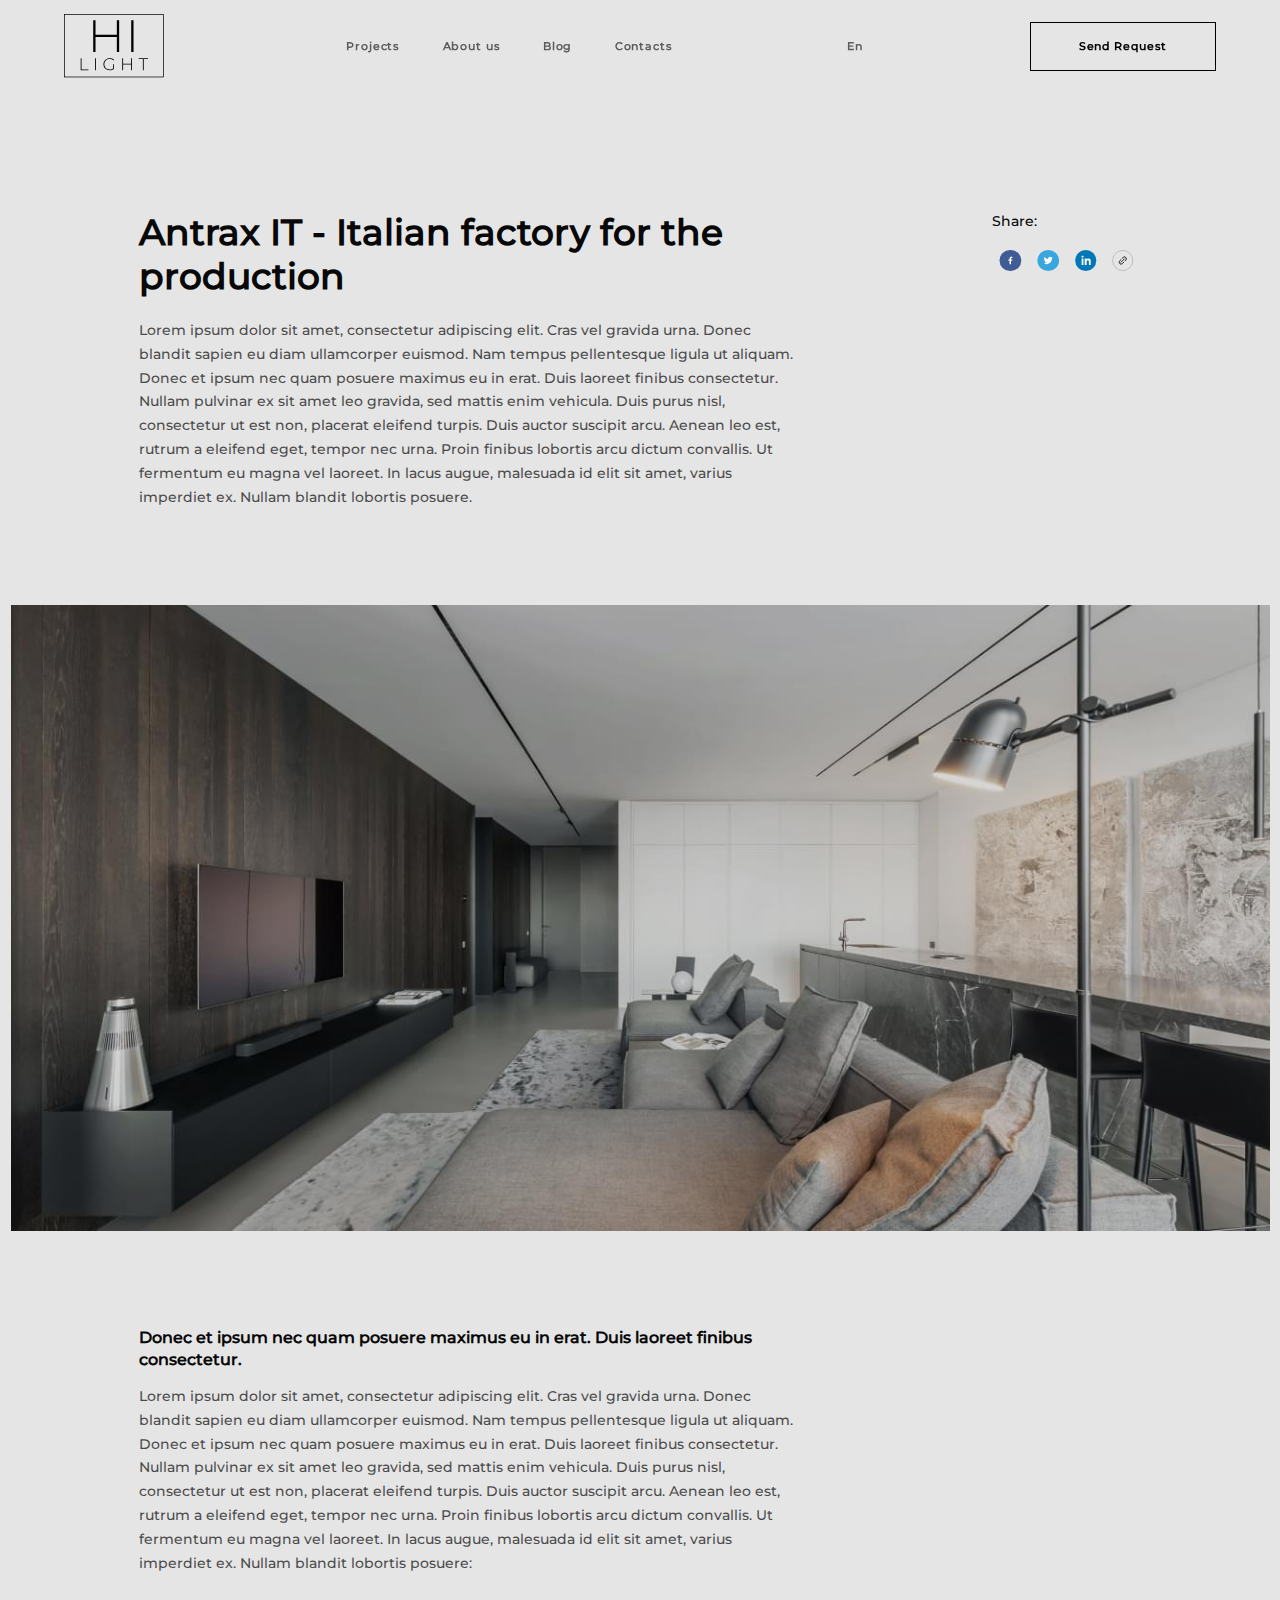
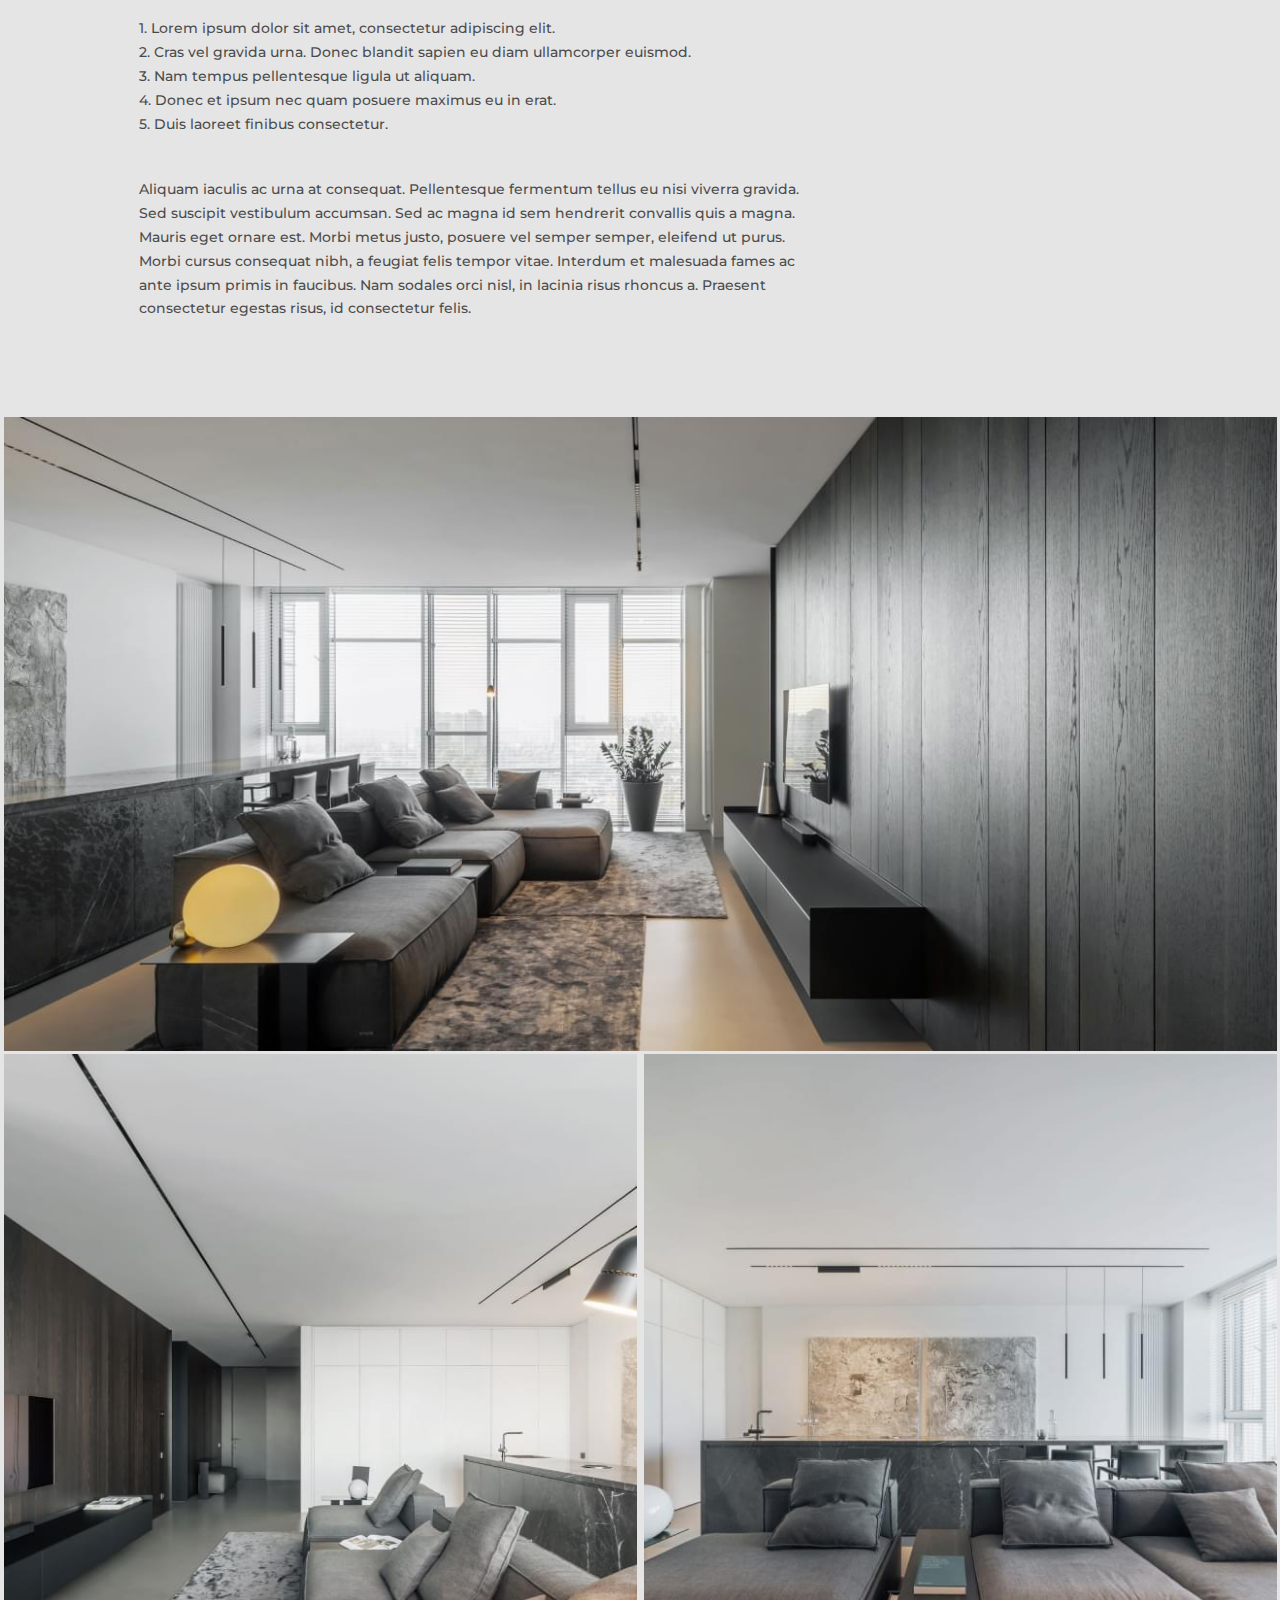
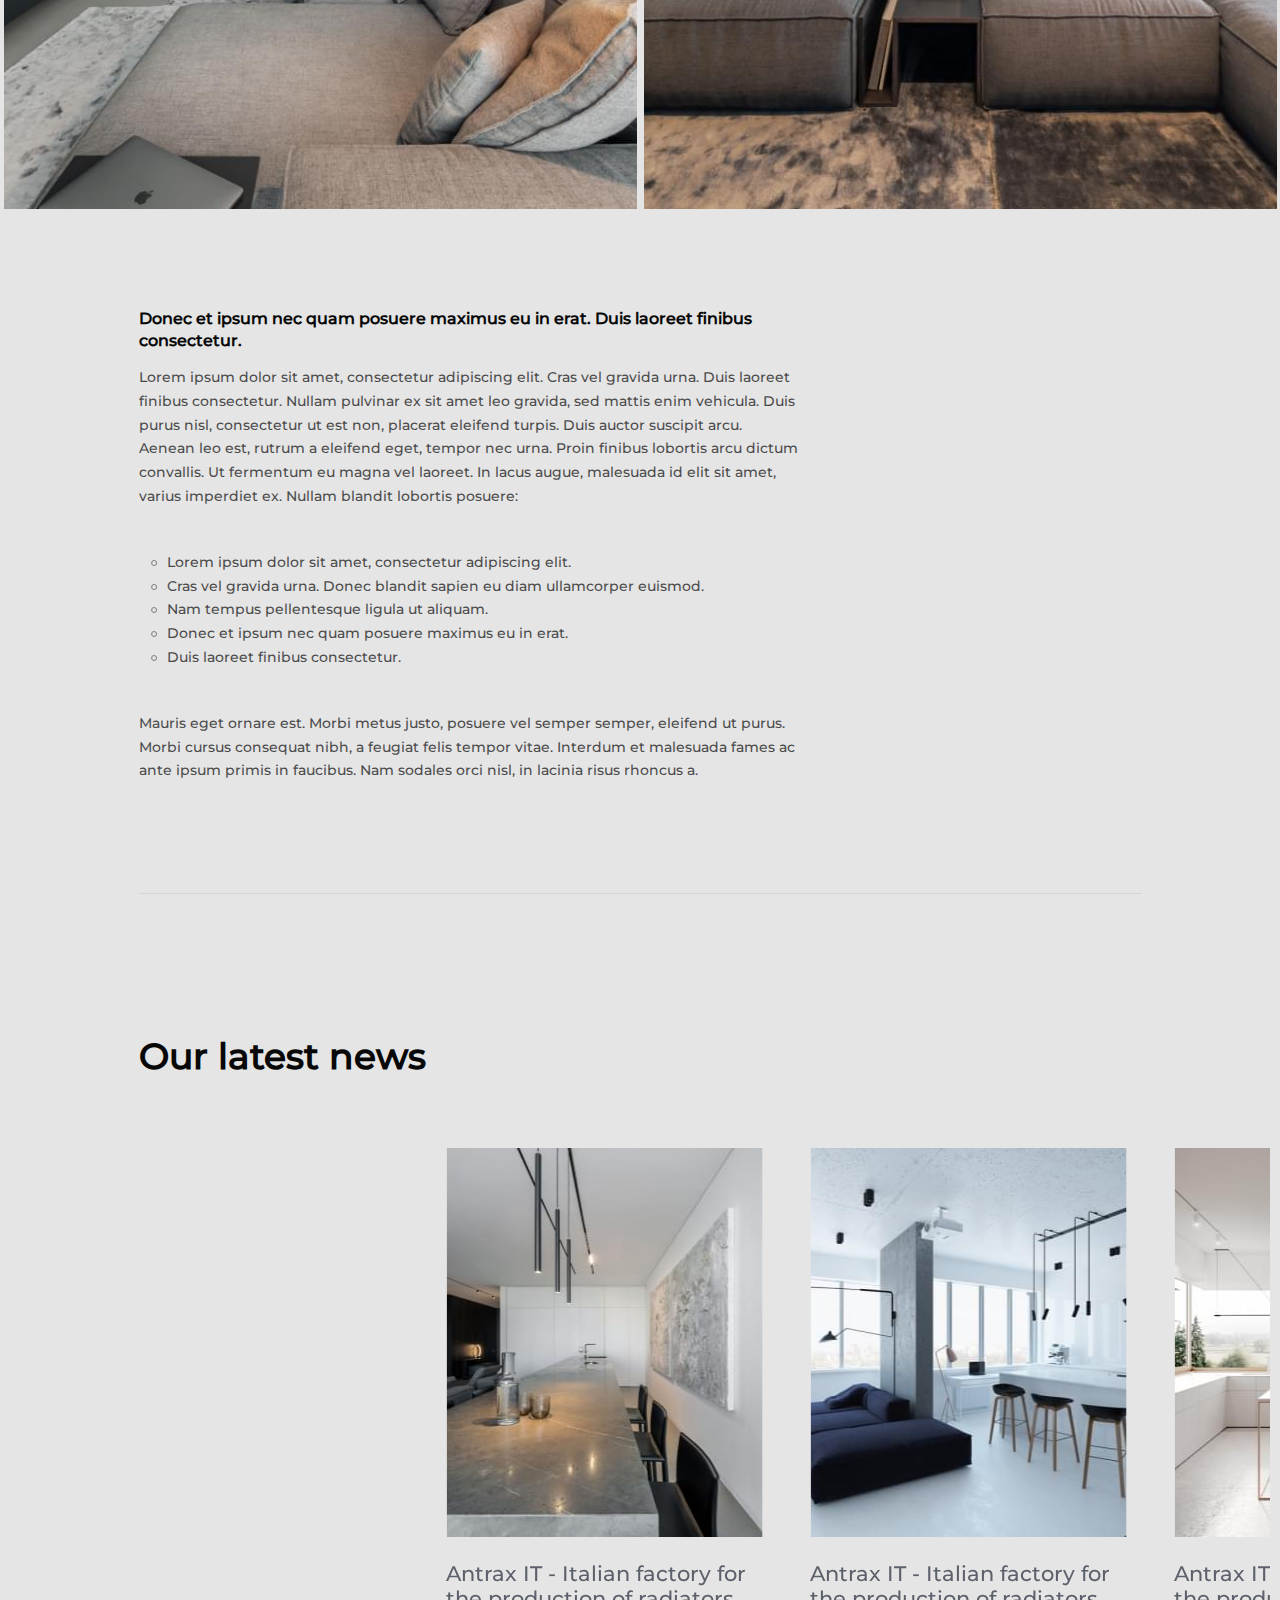
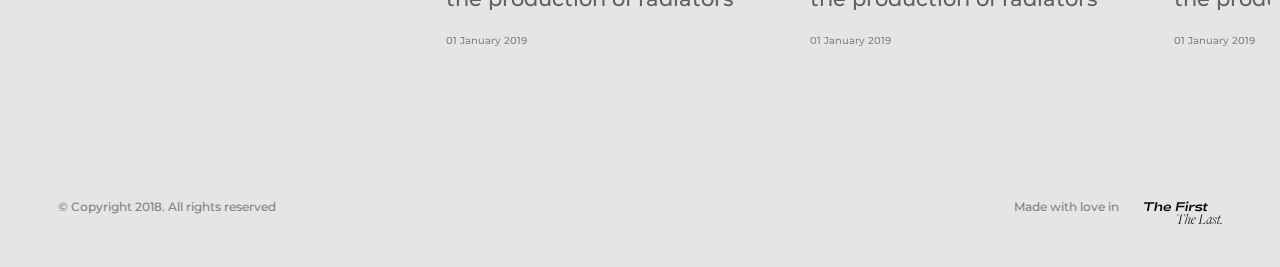
<file: pages/one-news.html>
<!DOCTYPE html><html lang="en"><head><meta charset="UTF-8"><meta name="viewport" content="width=device-width,initial-scale=1"><title>HILIGHT One news</title><link rel="shortcut icon" href="../img/favicon.svg" type="image/x-icon"><link rel="stylesheet" href="../css/style.css"><script defer="defer" src="../js/script.js"></script></head><body class="one-news-bg"><div class="d-flex justify-content-center align-items-center popup__preloader"><div class="popup__logo">HILIGHT</div><div class="popup__loading">0%</div></div><div class="modal fade popup" id="exampleModal" tabindex="-1" aria-labelledby="exampleModalLabel" aria-hidden="true"><button type="button" class="btn-close popup__btn-close" data-bs-dismiss="modal" aria-label="Close"></button><div class="modal-dialog popup__dialog"><div class="modal-content popup__content"><div class="modal-body"><form class="js-form-calc"><div class="row bg-white popup__form-block"><h5 class="modal-title fw-bolder popup__title" id="exampleModalLabel">Calculate the cost of work</h5><div class="col-md-6"><input type="text" class="form-control popup__input js-input" placeholder="Name" data-key="name" required></div><div class="col-md-6"><input type="text" class="form-control popup__input js-input" placeholder="Last name" data-key="lastName" required></div><div class="col-md-6"><input type="number" class="form-control popup__input js-input" placeholder="Phone" data-key="phone" required></div><div class="col-md-6"><input type="text" class="form-control popup__input js-input" placeholder="Your city" data-key="city" required></div><div class="col-md-6"><input type="email" class="form-control popup__input js-input" placeholder="Email" data-key="email" required></div><div class="col-md-6"><select id="inputState" class="form-select popup__input js-input" data-key="propertyType"><option selected="selected">Property type</option><option>Property type 1</option><option>Property type 2</option><option>Property type 3</option></select></div><div class="col-md-12"><input type="text" class="form-control popup__input js-input" placeholder="Your comment" data-key="comment"></div></div><div class="bg-white popup__form-block"><h6 class="popup__check-title">Area (m2)</h6><div class="row justify-content-between"><div class="col-sm-6 row justify-content-between flex-wrap popup__check-wrap"><div class="col-1 form-check text-center p-0"><label class="form-check-label popup__check-label" for="exampleRadios2">to 50</label><div class="position-relative"><input class="form-check-input float-none popup__check js-input" type="radio" name="exampleRadios" id="exampleRadios2" data-key="area" value="50"><div class="popup__custom-check"></div></div></div><div class="col-1 form-check text-center p-0"><label class="form-check-label popup__check-label" for="exampleRadios2">50-100</label><div class="position-relative"><input class="form-check-input float-none popup__check js-check" type="radio" name="exampleRadios" id="exampleRadios2" data-key="area" value="50-100"><div class="popup__custom-check"></div></div></div><div class="col-1 form-check text-center p-0"><label class="form-check-label popup__check-label" for="exampleRadios2">150-250</label><div class="position-relative"><input class="form-check-input float-none popup__check js-check" type="radio" name="exampleRadios" id="exampleRadios2" data-key="area" value="150-250"><div class="popup__custom-check"></div></div></div><div class="col-1 form-check text-center p-0"><label class="form-check-label popup__check-label" for="exampleRadios2">250-400</label><div class="position-relative"><input class="form-check-input float-none popup__check js-check" type="radio" name="exampleRadios" id="exampleRadios2" data-key="area" value="250-400"><div class="popup__custom-check"></div></div></div></div><div class="col-sm-6 row justify-content-between flex-wrap popup__check-wrap"><div class="col-1 form-check text-center p-0"><label class="form-check-label popup__check-label" for="exampleRadios2">400-600</label><div class="position-relative"><input class="form-check-input float-none popup__check js-check" type="radio" name="exampleRadios" id="exampleRadios2" data-key="area" value="400-600"><div class="popup__custom-check"></div></div></div><div class="col-1 form-check text-center p-0"><label class="form-check-label popup__check-label" for="exampleRadios2">600-800</label><div class="position-relative"><input class="form-check-input float-none popup__check js-check" type="radio" name="exampleRadios" id="exampleRadios2" data-key="area" value="600-800"><div class="popup__custom-check"></div></div></div><div class="col-1 form-check text-center p-0"><label class="form-check-label popup__check-label" for="exampleRadios2">800-1000</label><div class="position-relative"><input class="form-check-input float-none popup__check js-check" type="radio" name="exampleRadios" id="exampleRadios2" data-key="area" value="800-1000"><div class="popup__custom-check"></div></div></div><div class="col-1 form-check text-center p-0"><label class="form-check-label popup__check-label" for="exampleRadios2">1000+</label><div class="position-relative"><input class="form-check-input float-none popup__check js-check" type="radio" name="exampleRadios" id="exampleRadios2" data-key="area" value="1000+"><div class="popup__custom-check"></div></div></div></div></div><div class="row mb-5"><div class="col-sm-6 d-flex position-relative popup__file-input-wrap"><input class="form-control popup__file-input js-input-file" id="formFileLg" type="file" data-key="files"> <label for="formFileLg" class="form-label popup__file-label">Attach your file <span class="popup__file-label-warrior js-warrior">File size not more than 10 MB</span></label></div><div class="col-sm-6"><button type="submit" class="btn btn-black popup__btn">Send Request</button></div></div><p class="text-center popup__info">It is a long established fact that a reader will be distracted by the readable content of a page when looking at its layout. The point of using Lorem Ipsum is that it has a more-or-less normal distribution of letters, as opposed to using 'Content here, content here', making it look like readable English.</p></div></form></div></div></div></div><header class="header black fixed-top js-header"><nav class="navbar navbar-expand-lg navbar-light header__nav"><div class="container-fluid header__container"><a class="navbar-brand text-uppercase fw-light header__logo" href="../index.html"><svg viewBox="0 0 281 178" xmlns="http://www.w3.org/2000/svg"><g clip-path="url(#clip0_855_99)"><path d="M148.488 17.4H155.016V107H148.488V17.4ZM88.584 107H82.056V17.4H88.584V107ZM149.256 64.376H87.816V58.616H149.256V64.376ZM188.866 107V17.4H195.394V107H188.866Z"/><path d="M46.856 158V124.4H49.304V155.792H68.648V158H46.856ZM87.4141 158V124.4H89.8621V158H87.4141ZM128.402 158.24C125.874 158.24 123.538 157.824 121.394 156.992C119.25 156.128 117.378 154.928 115.778 153.392C114.21 151.856 112.994 150.064 112.13 148.016C111.266 145.936 110.834 143.664 110.834 141.2C110.834 138.736 111.266 136.48 112.13 134.432C112.994 132.352 114.226 130.544 115.826 129.008C117.426 127.472 119.282 126.288 121.394 125.456C123.538 124.592 125.89 124.16 128.45 124.16C130.882 124.16 133.138 124.544 135.218 125.312C137.298 126.08 139.074 127.232 140.546 128.768L139.01 130.4C137.538 128.96 135.922 127.936 134.162 127.328C132.434 126.72 130.546 126.416 128.498 126.416C126.322 126.416 124.306 126.784 122.45 127.52C120.594 128.256 118.978 129.296 117.602 130.64C116.226 131.984 115.154 133.552 114.386 135.344C113.65 137.136 113.282 139.088 113.282 141.2C113.282 143.312 113.65 145.264 114.386 147.056C115.154 148.848 116.226 150.416 117.602 151.76C118.978 153.104 120.594 154.144 122.45 154.88C124.306 155.616 126.322 155.984 128.498 155.984C130.482 155.984 132.354 155.68 134.114 155.072C135.906 154.464 137.538 153.456 139.01 152.048L140.402 153.92C138.898 155.36 137.09 156.448 134.978 157.184C132.898 157.888 130.706 158.24 128.402 158.24ZM138.05 153.68V141.344H140.402V153.92L138.05 153.68ZM188.567 124.4H191.015V158H188.567V124.4ZM166.103 158H163.655V124.4H166.103V158ZM188.855 142.016H165.815V139.856H188.855V142.016ZM221.661 158V126.608H209.565V124.4H236.205V126.608H224.109V158H221.661Z"/></g><rect x="1" y="1" width="279" height="176" stroke-width="2"/><defs><clipPath id="clip0_855_99"><rect x="1" y="1" width="279" height="176"></rect></clipPath></defs></svg> </a><button class="navbar-toggler header__toggle-btn js-toggler-btn" type="button" data-bs-toggle="offcanvas" data-bs-target="#navbarSupportedContent" aria-controls="navbarSupportedContent" aria-expanded="false" aria-label="Toggle navigation"><span class="header__burger-icon js-toggler-icon"></span></button><div class="fade navbar-fade header__navbar-list-box" id="navbarSupportedContent"><ul class="navbar-nav justify-content-between header__navbar-list"><li class="nav-item"><a class="nav-link fw-bold header__link" aria-current="page" href="../pages/projects.html">Projects</a></li><li class="nav-item"><a class="nav-link fw-bold header__link" href="../pages/about-us.html">About us</a></li><li class="nav-item"><a class="nav-link fw-bold header__link" href="../pages/blog.html">Blog</a></li><li class="nav-item"><a class="nav-link fw-bold header__link" href="../pages/contacts.html">Contacts</a></li></ul><div class="header__navbar-contact"><div class="row contact"><div class="col-sm-6 col-lg-2 contact__social-wrap"><div class="socials"><ul class="d-flex socials__list"><li class="socials__item"><a class="text-decoration-none socials__link" href="https://www.facebook.com/" target="_blank">Fb</a></li><li class="socials__item"><a class="text-decoration-none socials__link" href="https://www.linkedin.com/" target="_blank">In</a></li><li class="socials__item"><a class="text-decoration-none socials__link" href="https://www.behance.net/" target="_blank">Be</a></li></ul></div></div><div class="col-sm-6 col-lg-2 contact__dropdown-wrap"><div class="dropdown"><button class="btn select-city__btn" type="button" id="dropdownMenuButton1" data-bs-toggle="dropdown" aria-expanded="false">Kiyv</button><ul class="dropdown-menu select-city" aria-labelledby="dropdownMenuButton1"><li><a class="dropdown-item select-city__option" href="#" data-phone="+491513527547">Berlin</a></li><li><a class="dropdown-item select-city__option" href="#" data-phone="+487883527547">Wroclaw</a></li><li><a class="dropdown-item select-city__option" href="#" data-phone="+380983527547">Kiyv</a></li></ul></div></div><div class="col-sm-12 col-lg-4"><div class="contact__link"><a class="text-decoration-none contact__link-item" href="tel:+380983527547">+380983527547</a> <a class="text-decoration-none contact__link-item" href="mailto:info@gmail.com">E: info@gmail.com</a></div></div></div></div></div><div class="dropdown header__dropdown"><button class="text-white fw-bold border-none header__lang-btn" type="button" id="dropdownMenuButton1" data-bs-toggle="dropdown" aria-expanded="false">En</button><ul class="dropdown-menu header__dropdown-menu" aria-labelledby="dropdownMenuButton1"><li><a class="dropdown-item" href="#">En</a></li><li><a class="dropdown-item" href="#">Ru</a></li><li><a class="dropdown-item" href="#">Ua</a></li></ul></div><button type="button" class="btn fw-bold btn-primary btn-transparent header__popup-btn" data-bs-toggle="modal" data-bs-target="#exampleModal">Send Request</button></div></nav></header><main class="one-news"><section class="one-news__titling"><div class="container-xl"><div class="row justify-content-between"><div class="col-lg-8"><h2 class="mb-4 section-title one-news__main-title">Antrax IT - Italian factory for the production</h2><p class="one-news__text">Lorem ipsum dolor sit amet, consectetur adipiscing elit. Cras vel gravida urna. Donec blandit sapien eu diam ullamcorper euismod. Nam tempus pellentesque ligula ut aliquam. Donec et ipsum nec quam posuere maximus eu in erat. Duis laoreet finibus consectetur. Nullam pulvinar ex sit amet leo gravida, sed mattis enim vehicula. Duis purus nisl, consectetur ut est non, placerat eleifend turpis. Duis auctor suscipit arcu. Aenean leo est, rutrum a eleifend eget, tempor nec urna. Proin finibus lobortis arcu dictum convallis. Ut fermentum eu magna vel laoreet. In lacus augue, malesuada id elit sit amet, varius imperdiet ex. Nullam blandit lobortis posuere.</p></div><div class="col-lg-2"><div class="block-share"><p class="block-share__title">Share:</p><ul class="d-flex p-0"><li class="block-share__item"><a class="block-share__link" href="https://www.facebook.com/" target="_blank"><img src="../img/icons/icons.svg#facebook-share" alt="facebook" title="Facebook"></a></li><li class="block-share__item"><a class="block-share__link" href="https://twitter.com/" target="_blank"><img src="../img/icons/icons.svg#twetter-share" alt="twitter" title="Twitter"></a></li><li class="block-share__item"><a class="block-share__link" href="https://www.linkedin.com/" target="_blank"><img src="../img/icons/icons.svg#in-share" alt="linkedin" title="LinkedIn"></a></li><li class="block-share__item"><a class="block-share__link" href="#"><img src="../img/icons/icons.svg#copy-link-share" alt="link" title="Copy link"></a></li></ul></div></div></div></div></section><section class="one-news__banner"><div class="container-fluid"><div class="row"><div class="col"><img src="../img/one-news/banner.jpg" alt="Picture"></div></div></div></section><section class="one-news__about"><div class="container-xl"><div class="row"><div class="col-lg-8"><h3 class="mb-3 one-news__title">Donec et ipsum nec quam posuere maximus eu in erat. Duis laoreet finibus consectetur.</h3><p class="mb-5 one-news__text">Lorem ipsum dolor sit amet, consectetur adipiscing elit. Cras vel gravida urna. Donec blandit sapien eu diam ullamcorper euismod. Nam tempus pellentesque ligula ut aliquam. Donec et ipsum nec quam posuere maximus eu in erat. Duis laoreet finibus consectetur. Nullam pulvinar ex sit amet leo gravida, sed mattis enim vehicula. Duis purus nisl, consectetur ut est non, placerat eleifend turpis. Duis auctor suscipit arcu. Aenean leo est, rutrum a eleifend eget, tempor nec urna. Proin finibus lobortis arcu dictum convallis. Ut fermentum eu magna vel laoreet. In lacus augue, malesuada id elit sit amet, varius imperdiet ex. Nullam blandit lobortis posuere:</p><ul class="p-0 mb-5 one-news__about-list"><li class="one-news__about-item">1. Lorem ipsum dolor sit amet, consectetur adipiscing elit.</li><li class="one-news__about-item">2. Cras vel gravida urna. Donec blandit sapien eu diam ullamcorper euismod.</li><li class="one-news__about-item">3. Nam tempus pellentesque ligula ut aliquam.</li><li class="one-news__about-item">4. Donec et ipsum nec quam posuere maximus eu in erat.</li><li class="one-news__about-item">5. Duis laoreet finibus consectetur.</li></ul><p class="one-news__text">Aliquam iaculis ac urna at consequat. Pellentesque fermentum tellus eu nisi viverra gravida. Sed suscipit vestibulum accumsan. Sed ac magna id sem hendrerit convallis quis a magna. Mauris eget ornare est. Morbi metus justo, posuere vel semper semper, eleifend ut purus. Morbi cursus consequat nibh, a feugiat felis tempor vitae. Interdum et malesuada fames ac ante ipsum primis in faucibus. Nam sodales orci nisl, in lacinia risus rhoncus a. Praesent consectetur egestas risus, id consectetur felis.</p></div></div></div></section><section class="one-news__gallery"><div class="container-fluid"><div class="mb-1 row"><div class="px-1 col-lg-12"><img src="../img/one-news/one-news__img-0.jpg" alt="Picture"></div></div><div class="row"><div class="px-1 mb-1 col-lg-6"><img src="../img/one-news/one-news__img-1.jpg" alt="Picture"></div><div class="px-1 mb-1 col-lg-6"><img src="../img/one-news/one-news__img-2.jpg" alt="Picture"></div></div></div></section><section class="one-news__about"><div class="container-xl"><div class="row"><div class="col-lg-8"><h3 class="mb-3 one-news__title">Donec et ipsum nec quam posuere maximus eu in erat. Duis laoreet finibus consectetur.</h3><p class="mb-5 one-news__text">Lorem ipsum dolor sit amet, consectetur adipiscing elit. Cras vel gravida urna. Duis laoreet finibus consectetur. Nullam pulvinar ex sit amet leo gravida, sed mattis enim vehicula. Duis purus nisl, consectetur ut est non, placerat eleifend turpis. Duis auctor suscipit arcu. Aenean leo est, rutrum a eleifend eget, tempor nec urna. Proin finibus lobortis arcu dictum convallis. Ut fermentum eu magna vel laoreet. In lacus augue, malesuada id elit sit amet, varius imperdiet ex. Nullam blandit lobortis posuere:</p><ul class="mb-5 one-news__about-list"><li class="one-news__about-item --unordered">Lorem ipsum dolor sit amet, consectetur adipiscing elit.</li><li class="one-news__about-item --unordered">Cras vel gravida urna. Donec blandit sapien eu diam ullamcorper euismod.</li><li class="one-news__about-item --unordered">Nam tempus pellentesque ligula ut aliquam.</li><li class="one-news__about-item --unordered">Donec et ipsum nec quam posuere maximus eu in erat.</li><li class="one-news__about-item --unordered">Duis laoreet finibus consectetur.</li></ul><p class="one-news__text">Mauris eget ornare est. Morbi metus justo, posuere vel semper semper, eleifend ut purus. Morbi cursus consequat nibh, a feugiat felis tempor vitae. Interdum et malesuada fames ac ante ipsum primis in faucibus. Nam sodales orci nisl, in lacinia risus rhoncus a.</p></div></div></div></section><div class="container-xl"><hr class="one-news__line"></div><section class="one-news__latest-news"><div class="container-xl"><h2 class="section-title">Our latest news</h2></div><div class="container-fluid"><div class="one-news__slider-box"><div class="swiper one-news__slider"><div class="swiper-wrapper"><div class="swiper-slide one-news__slide"><a class="text-decoration-none one-news__slide-img-box" href="#"><img src="../img/one-news/slider/slider-0.jpg" alt="Picture"> </a><a class="text-decoration-none one-news__slide-title" href="#"><h4>Antrax IT - Italian factory for the production of radiators</h4></a><span class="one-news__slide-date">01 January 2019</span></div><div class="swiper-slide one-news__slide"><a class="text-decoration-none one-news__slide-img-box" href="#"><img src="../img/one-news/slider/slider-1.jpg" alt="Picture"> </a><a class="text-decoration-none one-news__slide-title" href="#"><h4>Antrax IT - Italian factory for the production of radiators</h4></a><span class="one-news__slide-date">01 January 2019</span></div><div class="swiper-slide one-news__slide"><a class="text-decoration-none one-news__slide-img-box" href="#"><img src="../img/one-news/slider/slider-2.jpg" alt="Picture"> </a><a class="text-decoration-none one-news__slide-title" href="#"><h4>Antrax IT - Italian factory for the production of radiators</h4></a><span class="one-news__slide-date">01 January 2019</span></div><div class="swiper-slide one-news__slide"><a class="text-decoration-none one-news__slide-img-box" href="#"><img src="../img/one-news/slider/slider-0.jpg" alt="Picture"> </a><a class="text-decoration-none one-news__slide-title" href="#"><h4>Antrax IT - Italian factory for the production of radiators</h4></a><span class="one-news__slide-date">01 January 2019</span></div><div class="swiper-slide one-news__slide"><a class="text-decoration-none one-news__slide-img-box" href="#"><img src="../img/one-news/slider/slider-1.jpg" alt="Picture"> </a><a class="text-decoration-none one-news__slide-title" href="#"><h4>Antrax IT - Italian factory for the production of radiators</h4></a><span class="one-news__slide-date">01 January 2019</span></div><div class="swiper-slide one-news__slide"><a class="text-decoration-none one-news__slide-img-box" href="#"><img src="../img/one-news/slider/slider-2.jpg" alt="Picture"> </a><a class="text-decoration-none one-news__slide-title" href="#"><h4>Antrax IT - Italian factory for the production of radiators</h4></a><span class="one-news__slide-date">01 January 2019</span></div></div></div></div></div></section><footer class="footer"><div class="container-fluid"><div class="justify-content-sm-between footer__block"><div class="footer__wrap"><p>© Copyright 2018. All rights reserved</p></div><div class="footer__wrap"><p>Made with love in</p><img src="../img/icons/icons.svg#slogan-black" alt="The first, the last"></div></div></div></footer></main></body></html>
</file>
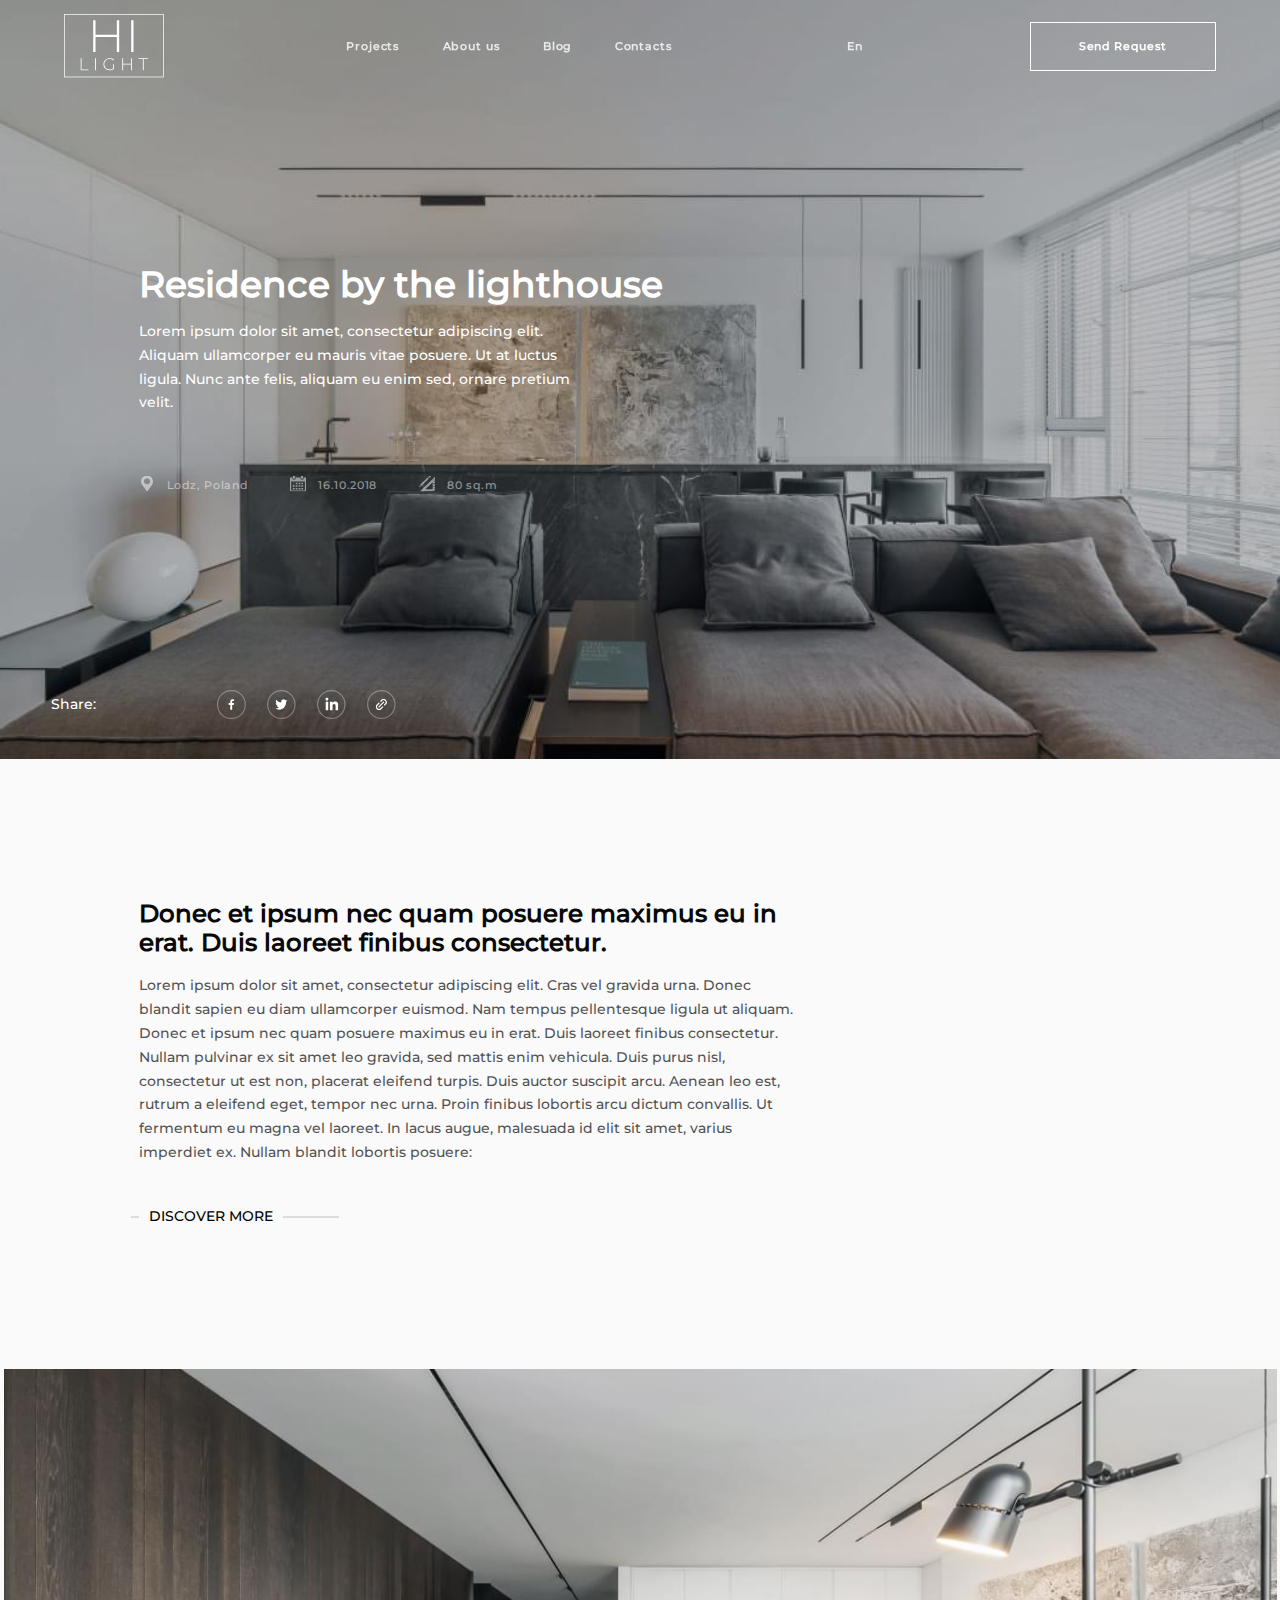
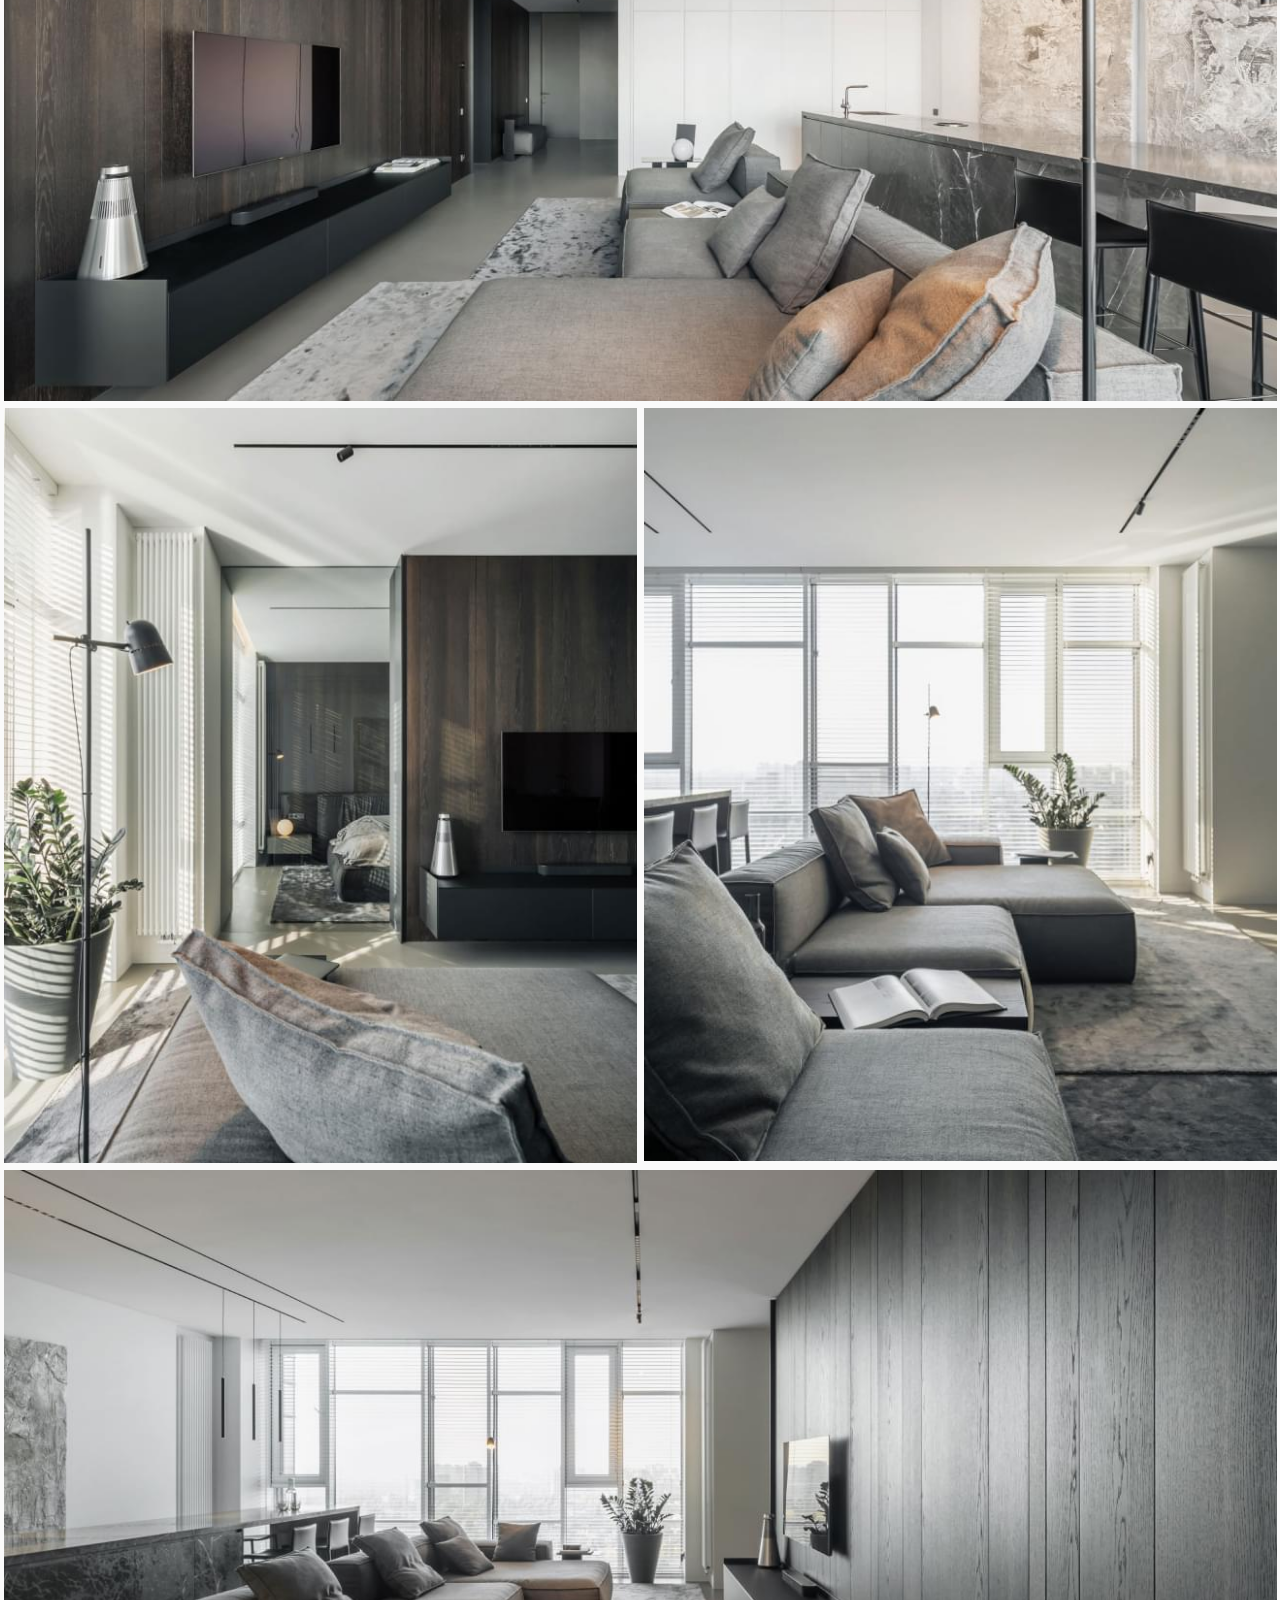
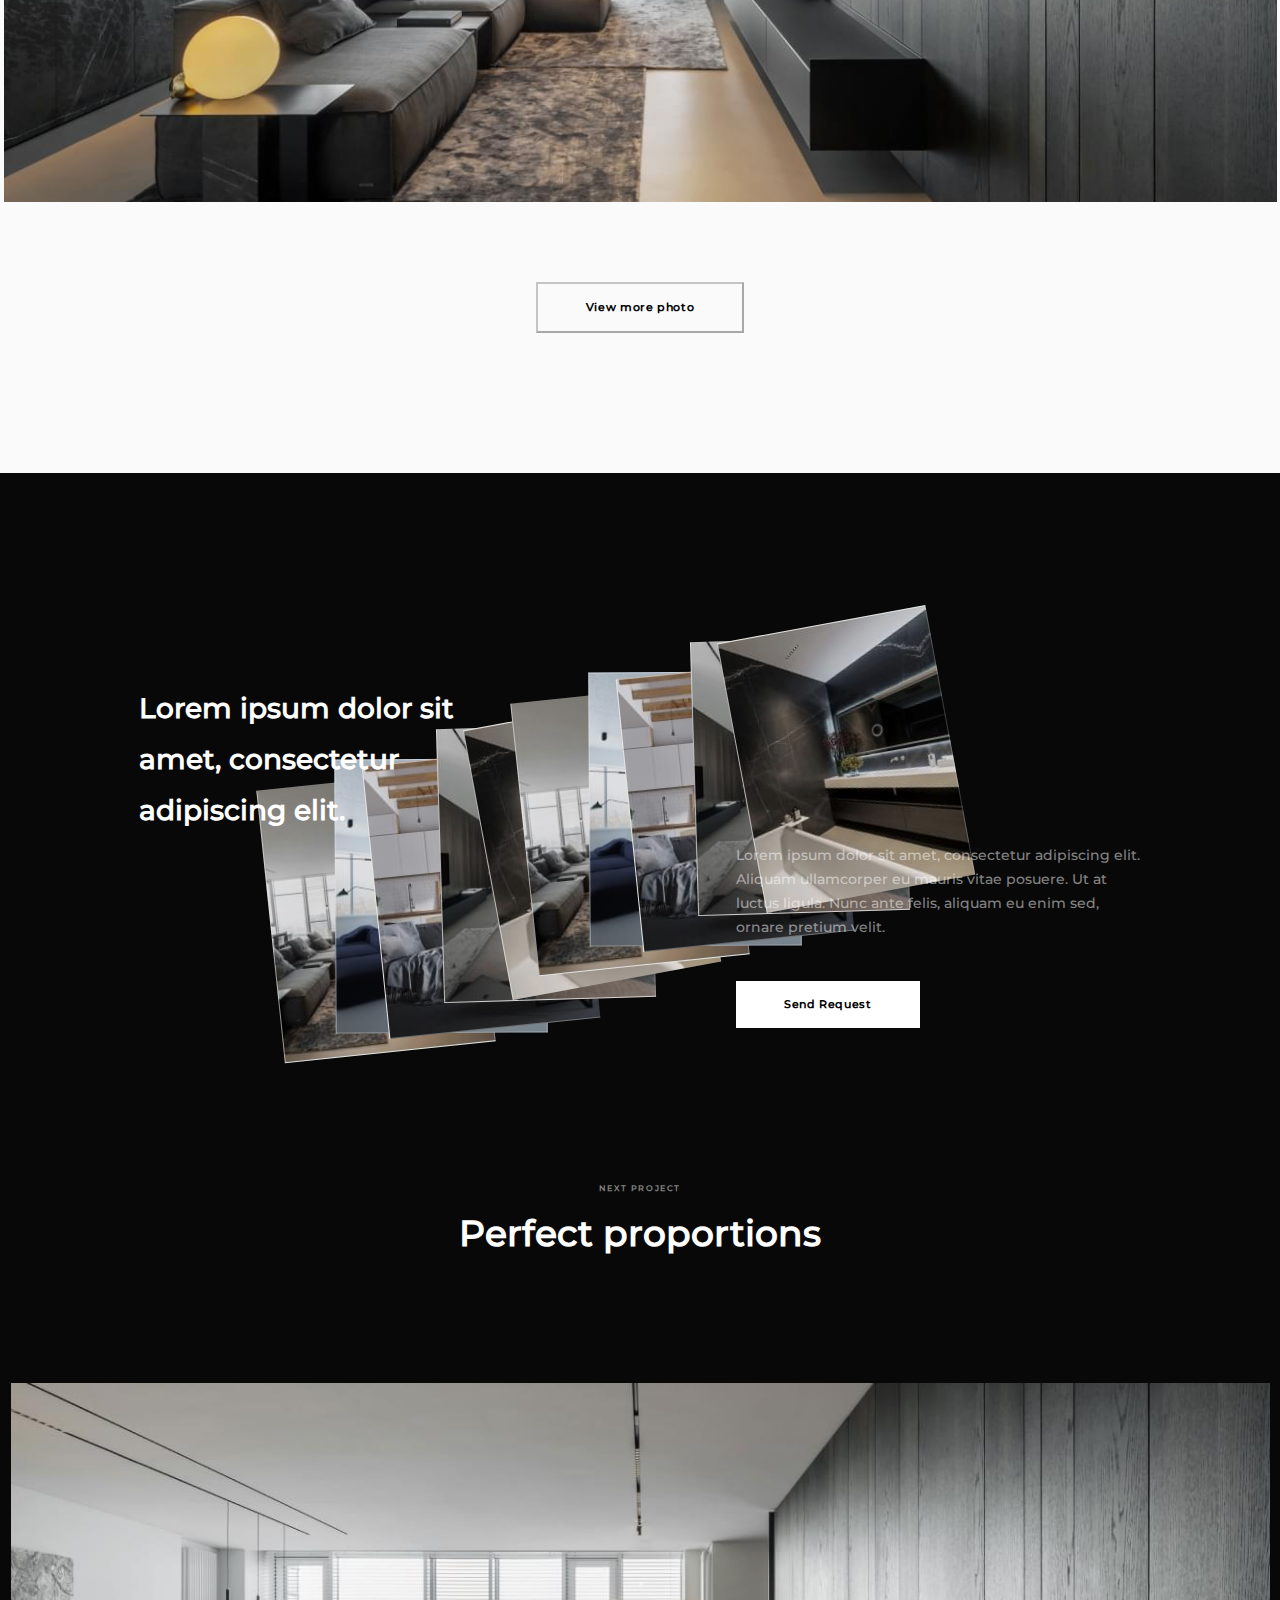
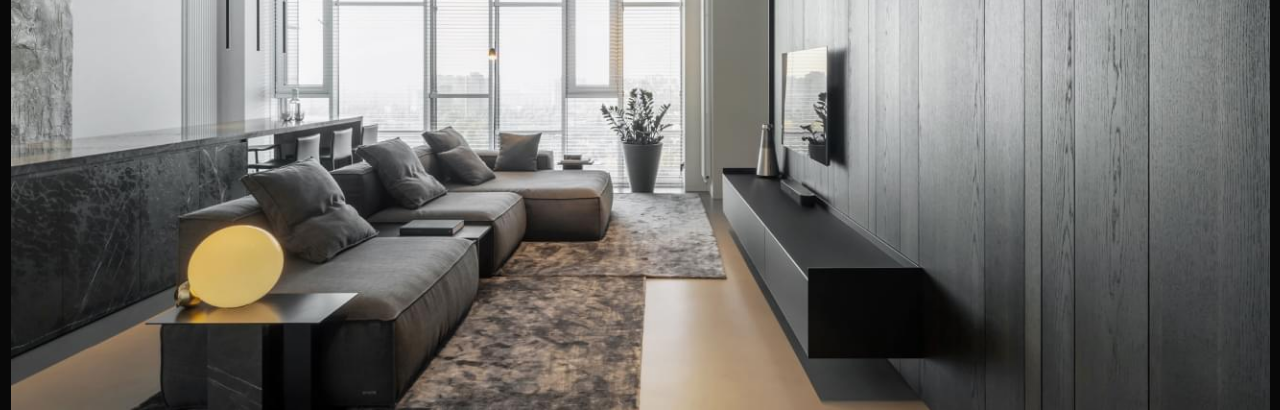
<file: pages/one-project.html>
<!DOCTYPE html><html lang="en"><head><meta charset="UTF-8"><meta name="viewport" content="width=device-width,initial-scale=1"><title>HILIGHT Residence by the light house</title><link rel="shortcut icon" href="../img/favicon.svg" type="image/x-icon"><link rel="stylesheet" href="../css/style.css"><script defer="defer" src="../js/script.js"></script></head><body class="one-project-bg"><div class="d-flex justify-content-center align-items-center popup__preloader"><div class="popup__logo">HILIGHT</div><div class="popup__loading">0%</div></div><div class="modal fade popup" id="exampleModal" tabindex="-1" aria-labelledby="exampleModalLabel" aria-hidden="true"><button type="button" class="btn-close popup__btn-close" data-bs-dismiss="modal" aria-label="Close"></button><div class="modal-dialog popup__dialog"><div class="modal-content popup__content"><div class="modal-body"><form class="js-form-calc"><div class="row bg-white popup__form-block"><h5 class="modal-title fw-bolder popup__title" id="exampleModalLabel">Calculate the cost of work</h5><div class="col-md-6"><input type="text" class="form-control popup__input js-input" placeholder="Name" data-key="name" required></div><div class="col-md-6"><input type="text" class="form-control popup__input js-input" placeholder="Last name" data-key="lastName" required></div><div class="col-md-6"><input type="number" class="form-control popup__input js-input" placeholder="Phone" data-key="phone" required></div><div class="col-md-6"><input type="text" class="form-control popup__input js-input" placeholder="Your city" data-key="city" required></div><div class="col-md-6"><input type="email" class="form-control popup__input js-input" placeholder="Email" data-key="email" required></div><div class="col-md-6"><select id="inputState" class="form-select popup__input js-input" data-key="propertyType"><option selected="selected">Property type</option><option>Property type 1</option><option>Property type 2</option><option>Property type 3</option></select></div><div class="col-md-12"><input type="text" class="form-control popup__input js-input" placeholder="Your comment" data-key="comment"></div></div><div class="bg-white popup__form-block"><h6 class="popup__check-title">Area (m2)</h6><div class="row justify-content-between"><div class="col-sm-6 row justify-content-between flex-wrap popup__check-wrap"><div class="col-1 form-check text-center p-0"><label class="form-check-label popup__check-label" for="exampleRadios2">to 50</label><div class="position-relative"><input class="form-check-input float-none popup__check js-input" type="radio" name="exampleRadios" id="exampleRadios2" data-key="area" value="50"><div class="popup__custom-check"></div></div></div><div class="col-1 form-check text-center p-0"><label class="form-check-label popup__check-label" for="exampleRadios2">50-100</label><div class="position-relative"><input class="form-check-input float-none popup__check js-check" type="radio" name="exampleRadios" id="exampleRadios2" data-key="area" value="50-100"><div class="popup__custom-check"></div></div></div><div class="col-1 form-check text-center p-0"><label class="form-check-label popup__check-label" for="exampleRadios2">150-250</label><div class="position-relative"><input class="form-check-input float-none popup__check js-check" type="radio" name="exampleRadios" id="exampleRadios2" data-key="area" value="150-250"><div class="popup__custom-check"></div></div></div><div class="col-1 form-check text-center p-0"><label class="form-check-label popup__check-label" for="exampleRadios2">250-400</label><div class="position-relative"><input class="form-check-input float-none popup__check js-check" type="radio" name="exampleRadios" id="exampleRadios2" data-key="area" value="250-400"><div class="popup__custom-check"></div></div></div></div><div class="col-sm-6 row justify-content-between flex-wrap popup__check-wrap"><div class="col-1 form-check text-center p-0"><label class="form-check-label popup__check-label" for="exampleRadios2">400-600</label><div class="position-relative"><input class="form-check-input float-none popup__check js-check" type="radio" name="exampleRadios" id="exampleRadios2" data-key="area" value="400-600"><div class="popup__custom-check"></div></div></div><div class="col-1 form-check text-center p-0"><label class="form-check-label popup__check-label" for="exampleRadios2">600-800</label><div class="position-relative"><input class="form-check-input float-none popup__check js-check" type="radio" name="exampleRadios" id="exampleRadios2" data-key="area" value="600-800"><div class="popup__custom-check"></div></div></div><div class="col-1 form-check text-center p-0"><label class="form-check-label popup__check-label" for="exampleRadios2">800-1000</label><div class="position-relative"><input class="form-check-input float-none popup__check js-check" type="radio" name="exampleRadios" id="exampleRadios2" data-key="area" value="800-1000"><div class="popup__custom-check"></div></div></div><div class="col-1 form-check text-center p-0"><label class="form-check-label popup__check-label" for="exampleRadios2">1000+</label><div class="position-relative"><input class="form-check-input float-none popup__check js-check" type="radio" name="exampleRadios" id="exampleRadios2" data-key="area" value="1000+"><div class="popup__custom-check"></div></div></div></div></div><div class="row mb-5"><div class="col-sm-6 d-flex position-relative popup__file-input-wrap"><input class="form-control popup__file-input js-input-file" id="formFileLg" type="file" data-key="files"> <label for="formFileLg" class="form-label popup__file-label">Attach your file <span class="popup__file-label-warrior js-warrior">File size not more than 10 MB</span></label></div><div class="col-sm-6"><button type="submit" class="btn btn-black popup__btn">Send Request</button></div></div><p class="text-center popup__info">It is a long established fact that a reader will be distracted by the readable content of a page when looking at its layout. The point of using Lorem Ipsum is that it has a more-or-less normal distribution of letters, as opposed to using 'Content here, content here', making it look like readable English.</p></div></form></div></div></div></div><header class="header white fixed-top js-header"><nav class="navbar navbar-expand-lg navbar-light header__nav"><div class="container-fluid header__container"><a class="navbar-brand text-uppercase fw-light header__logo" href="../index.html"><svg viewBox="0 0 281 178" xmlns="http://www.w3.org/2000/svg"><g clip-path="url(#clip0_855_99)"><path d="M148.488 17.4H155.016V107H148.488V17.4ZM88.584 107H82.056V17.4H88.584V107ZM149.256 64.376H87.816V58.616H149.256V64.376ZM188.866 107V17.4H195.394V107H188.866Z"/><path d="M46.856 158V124.4H49.304V155.792H68.648V158H46.856ZM87.4141 158V124.4H89.8621V158H87.4141ZM128.402 158.24C125.874 158.24 123.538 157.824 121.394 156.992C119.25 156.128 117.378 154.928 115.778 153.392C114.21 151.856 112.994 150.064 112.13 148.016C111.266 145.936 110.834 143.664 110.834 141.2C110.834 138.736 111.266 136.48 112.13 134.432C112.994 132.352 114.226 130.544 115.826 129.008C117.426 127.472 119.282 126.288 121.394 125.456C123.538 124.592 125.89 124.16 128.45 124.16C130.882 124.16 133.138 124.544 135.218 125.312C137.298 126.08 139.074 127.232 140.546 128.768L139.01 130.4C137.538 128.96 135.922 127.936 134.162 127.328C132.434 126.72 130.546 126.416 128.498 126.416C126.322 126.416 124.306 126.784 122.45 127.52C120.594 128.256 118.978 129.296 117.602 130.64C116.226 131.984 115.154 133.552 114.386 135.344C113.65 137.136 113.282 139.088 113.282 141.2C113.282 143.312 113.65 145.264 114.386 147.056C115.154 148.848 116.226 150.416 117.602 151.76C118.978 153.104 120.594 154.144 122.45 154.88C124.306 155.616 126.322 155.984 128.498 155.984C130.482 155.984 132.354 155.68 134.114 155.072C135.906 154.464 137.538 153.456 139.01 152.048L140.402 153.92C138.898 155.36 137.09 156.448 134.978 157.184C132.898 157.888 130.706 158.24 128.402 158.24ZM138.05 153.68V141.344H140.402V153.92L138.05 153.68ZM188.567 124.4H191.015V158H188.567V124.4ZM166.103 158H163.655V124.4H166.103V158ZM188.855 142.016H165.815V139.856H188.855V142.016ZM221.661 158V126.608H209.565V124.4H236.205V126.608H224.109V158H221.661Z"/></g><rect x="1" y="1" width="279" height="176" stroke-width="2"/><defs><clipPath id="clip0_855_99"><rect x="1" y="1" width="279" height="176"></rect></clipPath></defs></svg> </a><button class="navbar-toggler header__toggle-btn js-toggler-btn" type="button" data-bs-toggle="offcanvas" data-bs-target="#navbarSupportedContent" aria-controls="navbarSupportedContent" aria-expanded="false" aria-label="Toggle navigation"><span class="header__burger-icon js-toggler-icon"></span></button><div class="fade navbar-fade header__navbar-list-box" id="navbarSupportedContent"><ul class="navbar-nav justify-content-between header__navbar-list"><li class="nav-item"><a class="nav-link fw-bold header__link" aria-current="page" href="../pages/projects.html">Projects</a></li><li class="nav-item"><a class="nav-link fw-bold header__link" href="../pages/about-us.html">About us</a></li><li class="nav-item"><a class="nav-link fw-bold header__link" href="../pages/blog.html">Blog</a></li><li class="nav-item"><a class="nav-link fw-bold header__link" href="../pages/contacts.html">Contacts</a></li></ul><div class="header__navbar-contact"><div class="row contact"><div class="col-sm-6 col-lg-2 contact__social-wrap"><div class="socials"><ul class="d-flex socials__list"><li class="socials__item"><a class="text-decoration-none socials__link" href="https://www.facebook.com/" target="_blank">Fb</a></li><li class="socials__item"><a class="text-decoration-none socials__link" href="https://www.linkedin.com/" target="_blank">In</a></li><li class="socials__item"><a class="text-decoration-none socials__link" href="https://www.behance.net/" target="_blank">Be</a></li></ul></div></div><div class="col-sm-6 col-lg-2 contact__dropdown-wrap"><div class="dropdown"><button class="btn select-city__btn" type="button" id="dropdownMenuButton1" data-bs-toggle="dropdown" aria-expanded="false">Kiyv</button><ul class="dropdown-menu select-city" aria-labelledby="dropdownMenuButton1"><li><a class="dropdown-item select-city__option" href="#" data-phone="+491513527547">Berlin</a></li><li><a class="dropdown-item select-city__option" href="#" data-phone="+487883527547">Wroclaw</a></li><li><a class="dropdown-item select-city__option" href="#" data-phone="+380983527547">Kiyv</a></li></ul></div></div><div class="col-sm-12 col-lg-4"><div class="contact__link"><a class="text-decoration-none contact__link-item" href="tel:+380983527547">+380983527547</a> <a class="text-decoration-none contact__link-item" href="mailto:info@gmail.com">E: info@gmail.com</a></div></div></div></div></div><div class="dropdown header__dropdown"><button class="text-white fw-bold border-none header__lang-btn" type="button" id="dropdownMenuButton1" data-bs-toggle="dropdown" aria-expanded="false">En</button><ul class="dropdown-menu header__dropdown-menu" aria-labelledby="dropdownMenuButton1"><li><a class="dropdown-item" href="#">En</a></li><li><a class="dropdown-item" href="#">Ru</a></li><li><a class="dropdown-item" href="#">Ua</a></li></ul></div><button type="button" class="btn fw-bold btn-primary btn-transparent header__popup-btn" data-bs-toggle="modal" data-bs-target="#exampleModal">Send Request</button></div></nav></header><main class="one-project"><section class="one-project__banner"><div class="container-xl"><div class="row"><div class="col-lg-7"><h2 class="section-title text-white mb-3">Residence by the lighthouse</h2><p class="text-white one-project__banner-text">Lorem ipsum dolor sit amet, consectetur adipiscing elit. Aliquam ullamcorper eu mauris vitae posuere. Ut at luctus ligula. Nunc ante felis, aliquam eu enim sed, ornare pretium velit.</p><ul class="d-flex gap-5 p-0 one-project__info-list"><li class="opacity-50 one-project__info-item">Lodz, Poland</li><li class="opacity-50 one-project__info-item">16.10.2018</li><li class="opacity-50 one-project__info-item">80 sq.m</li></ul></div></div></div><div class="container-fluid"><div class="block-share d-flex align-items-center"><p class="text-white block-share__title">Share:</p><ul class="p-0 m-0 d-flex align-items-center"><li class="block-share__item"><a class="block-share__link" href="https://www.facebook.com/" target="_blank"><img src="../img/icons/icons.svg#facebook-white" alt="facebook" title="Facebook"></a></li><li class="block-share__item"><a class="block-share__link" href="https://twitter.com/" target="_blank"><img src="../img/icons/icons.svg#twitter-white" alt="twitter" title="Twitter"></a></li><li class="block-share__item"><a class="block-share__link" href="https://www.linkedin.com/" target="_blank"><img src="../img/icons/icons.svg#in-white" alt="linkedin" title="LinkedIn"></a></li><li class="block-share__item"><a class="block-share__link" href="#"><img src="../img/icons/icons.svg#copy-link-white" alt="link" title="Copy link"></a></li></ul></div></div></section><section class="one-project__about"><div class="container-xl"><div class="row"><div class="col-lg-8"><h3 class="one-project__about-title">Donec et ipsum nec quam posuere maximus eu in erat. Duis laoreet finibus consectetur.</h3><p class="one-project__text">Lorem ipsum dolor sit amet, consectetur adipiscing elit. Cras vel gravida urna. Donec blandit sapien eu diam ullamcorper euismod. Nam tempus pellentesque ligula ut aliquam. Donec et ipsum nec quam posuere maximus eu in erat. Duis laoreet finibus consectetur. Nullam pulvinar ex sit amet leo gravida, sed mattis enim vehicula. Duis purus nisl, consectetur ut est non, placerat eleifend turpis. Duis auctor suscipit arcu. Aenean leo est, rutrum a eleifend eget, tempor nec urna. Proin finibus lobortis arcu dictum convallis. Ut fermentum eu magna vel laoreet. In lacus augue, malesuada id elit sit amet, varius imperdiet ex. Nullam blandit lobortis posuere:</p><div class="discover-link-box --black"><a class="text-uppercase text-decoration-none" href="#">discover more</a></div></div></div></div></section><section class="one-project__gallery"><div class="container-fluid"><div class="row mb-2"><div class="px-1 col-lg-12"><img src="../img/one-project/one-project-0.jpg" alt=""></div></div><div class="row mb-2"><div class="px-1 col-lg-6"><img src="../img/one-project/one-project-1.jpg" alt=""></div><div class="px-1 col-lg-6"><img src="../img/one-project/one-project-2.jpg" alt=""></div></div><div class="row"><div class="px-1 col-lg-12"><img src="../img/one-project/one-project-3.jpg" alt=""></div></div></div><button class="btn-transparent --black">View more photo</button></section><section class="one-project__preview"><div class="container-xl"><div class="position-relative projects__preview"><div class="projects__info-box"><div class="row"><div class="col-lg-4"><h2 class="fw-bolder sections-title text-white">Lorem ipsum dolor sit amet, consectetur adipiscing elit.</h2></div></div><div class="row justify-content-lg-end"><div class="col-lg-5"><p class="mb-5 text-start projects__text">Lorem ipsum dolor sit amet, consectetur adipiscing elit. Aliquam ullamcorper eu mauris vitae posuere. Ut at luctus ligula. Nunc ante felis, aliquam eu enim sed, ornare pretium velit.</p><button type="button" class="btn-white" data-bs-toggle="modal" data-bs-target="#exampleModal">Send Request</button></div></div></div><div class="position-relative projects__abra-cadabra-wrap"><div class="position-relative projects__abra-cadabra"><div class="position-absolute projects__cadabra"><img src="../img/main/projects-prev-img-1.jpg" alt=""></div><div class="position-absolute projects__cadabra"><img src="../img/main/projects-prev-img-2.jpg" alt=""></div><div class="position-absolute projects__cadabra"><img src="../img/main/projects-prev-img-3.jpg" alt=""></div><div class="position-absolute projects__cadabra"><img src="../img/main/projects-prev-img-4.jpg" alt=""></div><div class="position-absolute projects__cadabra"><img src="../img/main/projects-prev-img-5.jpg" alt=""></div></div><div class="position-absolute projects__abra-cadabra"><div class="position-absolute projects__cadabra"><img src="../img/main/projects-prev-img-1.jpg" alt=""></div><div class="position-absolute projects__cadabra"><img src="../img/main/projects-prev-img-2.jpg" alt=""></div><div class="position-absolute projects__cadabra"><img src="../img/main/projects-prev-img-3.jpg" alt=""></div><div class="position-absolute projects__cadabra"><img src="../img/main/projects-prev-img-4.jpg" alt=""></div><div class="position-absolute projects__cadabra"><img src="../img/main/projects-prev-img-5.jpg" alt=""></div></div></div></div></div></section><section class="one-project__next-project"><div class="container-fluid"><div class="row text-center"><span class="one-project__pre-title text-uppercase">Next project</span><h2 class="section-title text-white">Perfect proportions</h2><img src="../img/one-news/one-news__img-0.jpg" alt="Picture"></div></div></section></main></body></html>
</file>
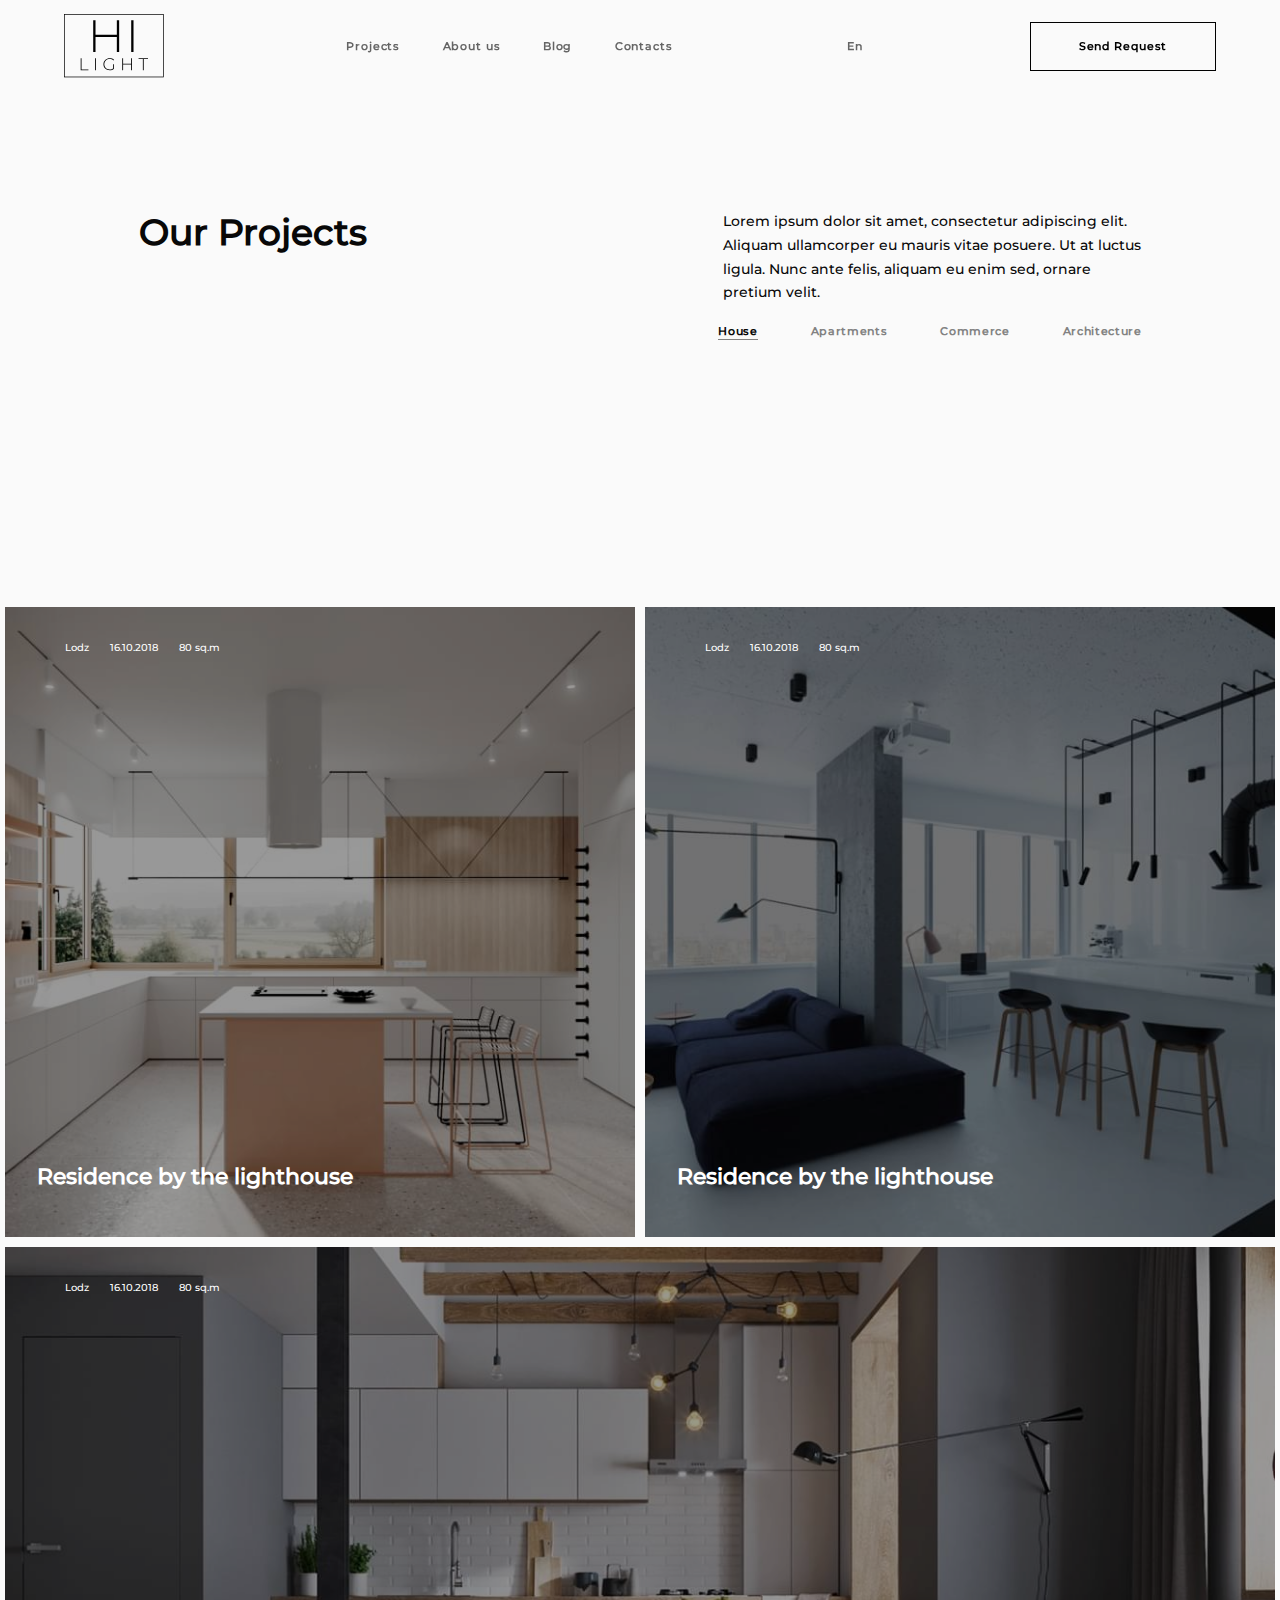
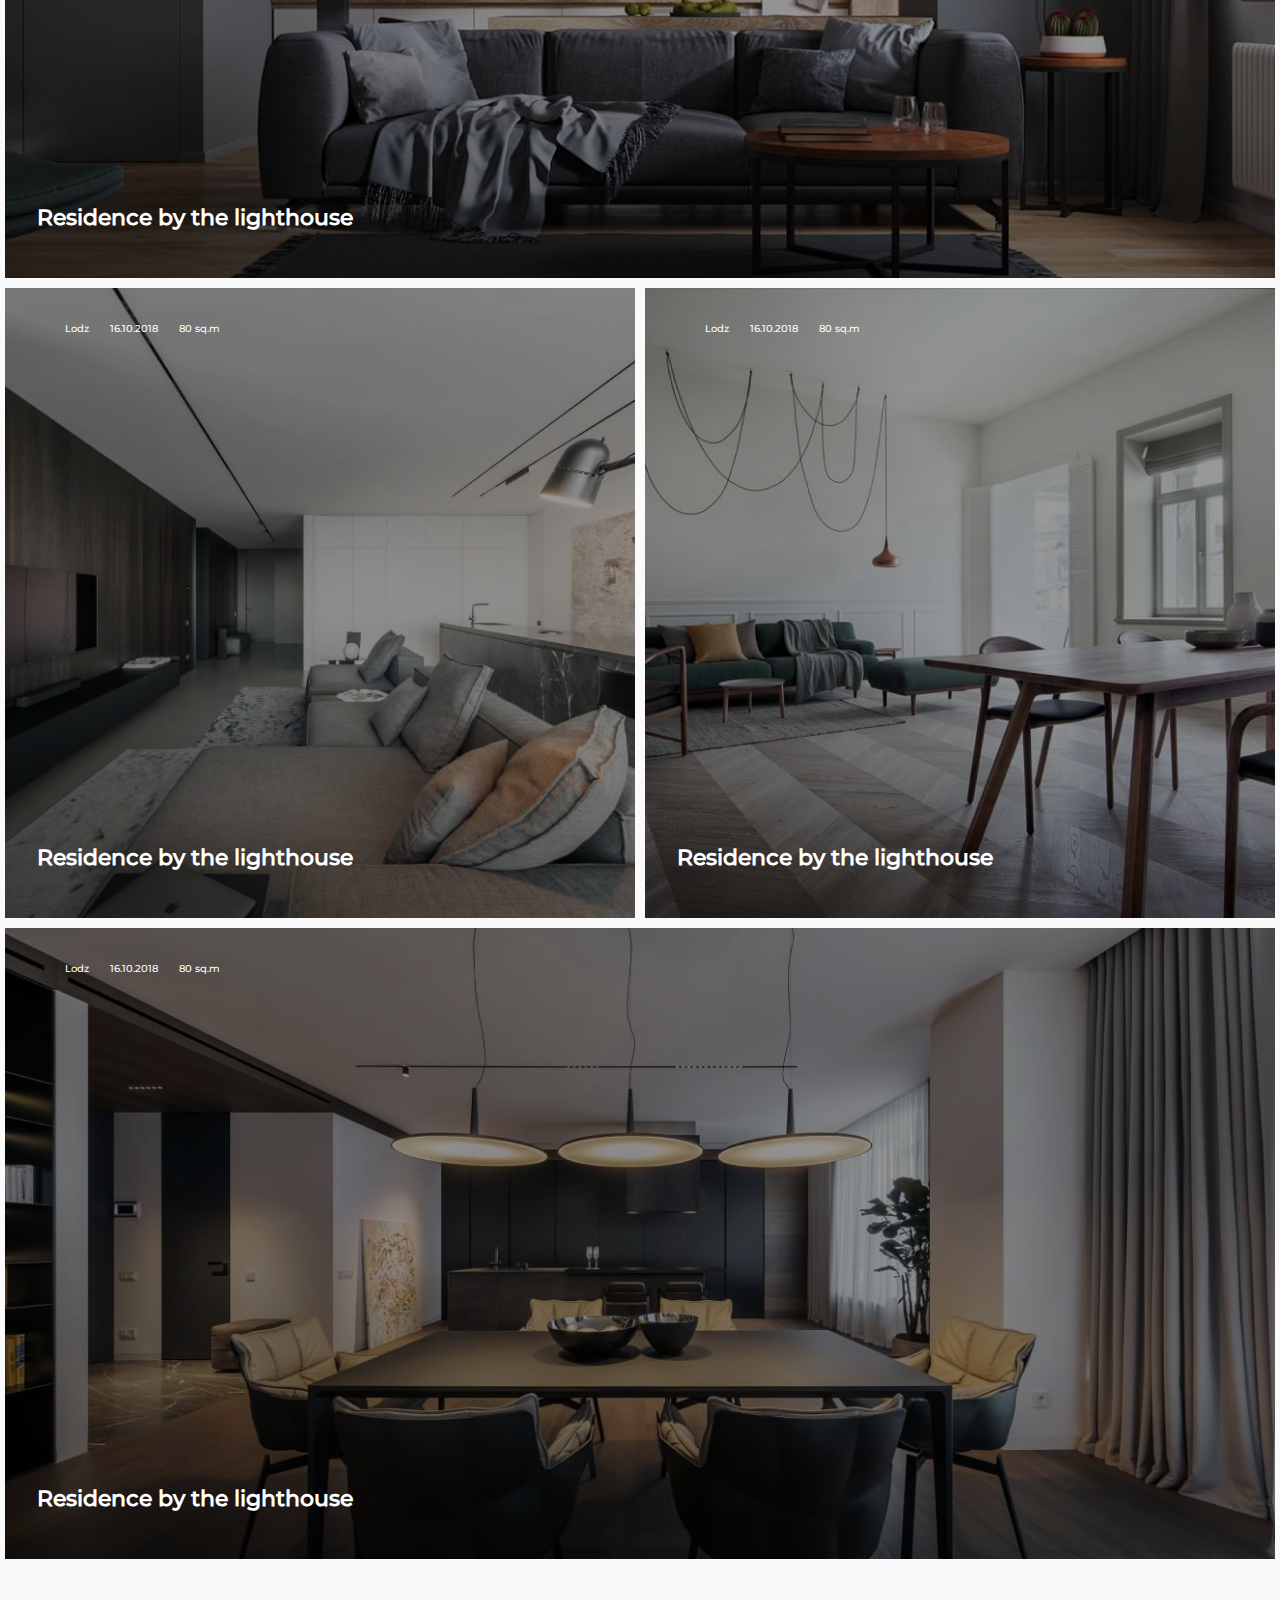
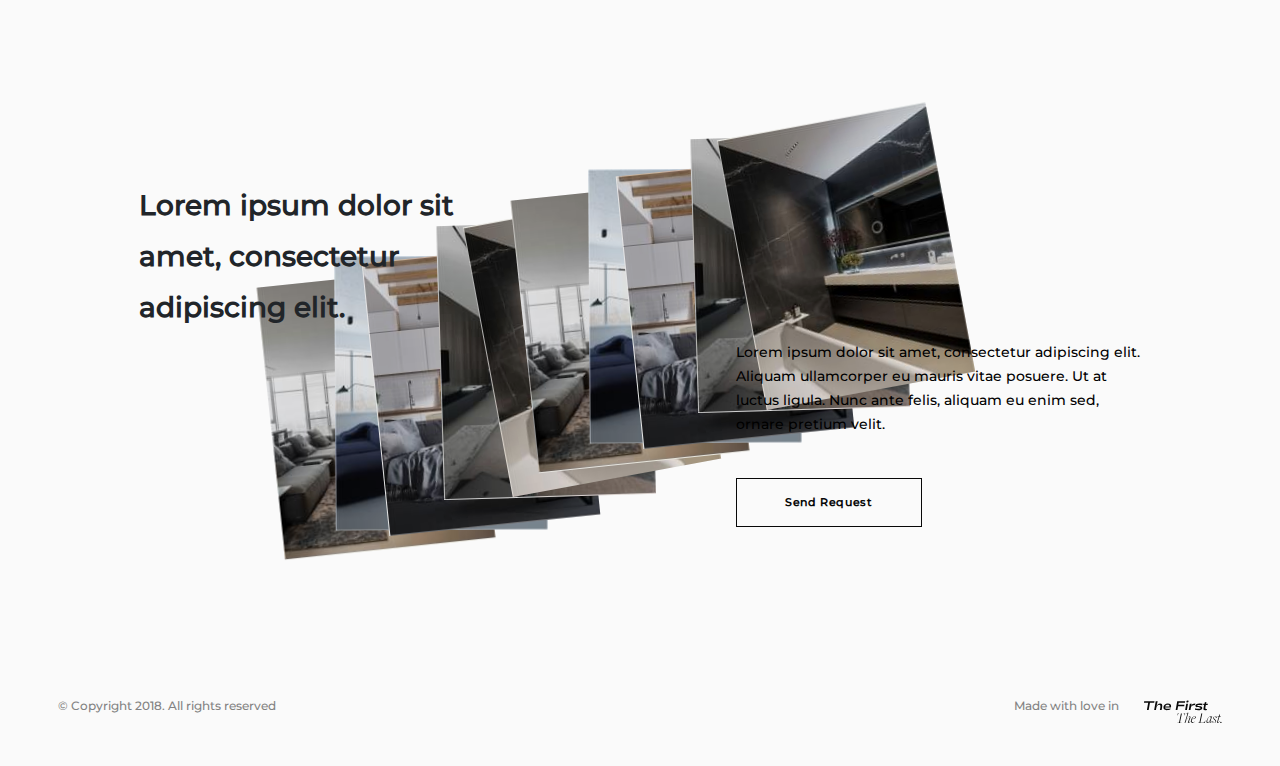
<file: pages/projects.html>
<!DOCTYPE html><html lang="en"><head><meta charset="UTF-8"><meta http-equiv="X-UA-Compatible" content="IE=edge"><meta name="viewport" content="width=device-width,initial-scale=1"><title>HILIGHT Projects</title><link rel="shortcut icon" href="../img/favicon.svg" type="image/x-icon"><link rel="stylesheet" href="../css/style.css"><script defer="defer" src="../js/script.js"></script></head><body class="projects-page-bg"><div class="d-flex justify-content-center align-items-center popup__preloader"><div class="popup__logo">HILIGHT</div><div class="popup__loading">0%</div></div><div class="modal fade popup" id="exampleModal" tabindex="-1" aria-labelledby="exampleModalLabel" aria-hidden="true"><button type="button" class="btn-close popup__btn-close" data-bs-dismiss="modal" aria-label="Close"></button><div class="modal-dialog popup__dialog"><div class="modal-content popup__content"><div class="modal-body"><form class="js-form-calc"><div class="row bg-white popup__form-block"><h5 class="modal-title fw-bolder popup__title" id="exampleModalLabel">Calculate the cost of work</h5><div class="col-md-6"><input type="text" class="form-control popup__input js-input" placeholder="Name" data-key="name" required></div><div class="col-md-6"><input type="text" class="form-control popup__input js-input" placeholder="Last name" data-key="lastName" required></div><div class="col-md-6"><input type="number" class="form-control popup__input js-input" placeholder="Phone" data-key="phone" required></div><div class="col-md-6"><input type="text" class="form-control popup__input js-input" placeholder="Your city" data-key="city" required></div><div class="col-md-6"><input type="email" class="form-control popup__input js-input" placeholder="Email" data-key="email" required></div><div class="col-md-6"><select id="inputState" class="form-select popup__input js-input" data-key="propertyType"><option selected="selected">Property type</option><option>Property type 1</option><option>Property type 2</option><option>Property type 3</option></select></div><div class="col-md-12"><input type="text" class="form-control popup__input js-input" placeholder="Your comment" data-key="comment"></div></div><div class="bg-white popup__form-block"><h6 class="popup__check-title">Area (m2)</h6><div class="row justify-content-between"><div class="col-sm-6 row justify-content-between flex-wrap popup__check-wrap"><div class="col-1 form-check text-center p-0"><label class="form-check-label popup__check-label" for="exampleRadios2">to 50</label><div class="position-relative"><input class="form-check-input float-none popup__check js-input" type="radio" name="exampleRadios" id="exampleRadios2" data-key="area" value="50"><div class="popup__custom-check"></div></div></div><div class="col-1 form-check text-center p-0"><label class="form-check-label popup__check-label" for="exampleRadios2">50-100</label><div class="position-relative"><input class="form-check-input float-none popup__check js-check" type="radio" name="exampleRadios" id="exampleRadios2" data-key="area" value="50-100"><div class="popup__custom-check"></div></div></div><div class="col-1 form-check text-center p-0"><label class="form-check-label popup__check-label" for="exampleRadios2">150-250</label><div class="position-relative"><input class="form-check-input float-none popup__check js-check" type="radio" name="exampleRadios" id="exampleRadios2" data-key="area" value="150-250"><div class="popup__custom-check"></div></div></div><div class="col-1 form-check text-center p-0"><label class="form-check-label popup__check-label" for="exampleRadios2">250-400</label><div class="position-relative"><input class="form-check-input float-none popup__check js-check" type="radio" name="exampleRadios" id="exampleRadios2" data-key="area" value="250-400"><div class="popup__custom-check"></div></div></div></div><div class="col-sm-6 row justify-content-between flex-wrap popup__check-wrap"><div class="col-1 form-check text-center p-0"><label class="form-check-label popup__check-label" for="exampleRadios2">400-600</label><div class="position-relative"><input class="form-check-input float-none popup__check js-check" type="radio" name="exampleRadios" id="exampleRadios2" data-key="area" value="400-600"><div class="popup__custom-check"></div></div></div><div class="col-1 form-check text-center p-0"><label class="form-check-label popup__check-label" for="exampleRadios2">600-800</label><div class="position-relative"><input class="form-check-input float-none popup__check js-check" type="radio" name="exampleRadios" id="exampleRadios2" data-key="area" value="600-800"><div class="popup__custom-check"></div></div></div><div class="col-1 form-check text-center p-0"><label class="form-check-label popup__check-label" for="exampleRadios2">800-1000</label><div class="position-relative"><input class="form-check-input float-none popup__check js-check" type="radio" name="exampleRadios" id="exampleRadios2" data-key="area" value="800-1000"><div class="popup__custom-check"></div></div></div><div class="col-1 form-check text-center p-0"><label class="form-check-label popup__check-label" for="exampleRadios2">1000+</label><div class="position-relative"><input class="form-check-input float-none popup__check js-check" type="radio" name="exampleRadios" id="exampleRadios2" data-key="area" value="1000+"><div class="popup__custom-check"></div></div></div></div></div><div class="row mb-5"><div class="col-sm-6 d-flex position-relative popup__file-input-wrap"><input class="form-control popup__file-input js-input-file" id="formFileLg" type="file" data-key="files"> <label for="formFileLg" class="form-label popup__file-label">Attach your file <span class="popup__file-label-warrior js-warrior">File size not more than 10 MB</span></label></div><div class="col-sm-6"><button type="submit" class="btn btn-black popup__btn">Send Request</button></div></div><p class="text-center popup__info">It is a long established fact that a reader will be distracted by the readable content of a page when looking at its layout. The point of using Lorem Ipsum is that it has a more-or-less normal distribution of letters, as opposed to using 'Content here, content here', making it look like readable English.</p></div></form></div></div></div></div><header class="header black fixed-top js-header"><nav class="navbar navbar-expand-lg navbar-light header__nav"><div class="container-fluid header__container"><a class="navbar-brand text-uppercase fw-light header__logo" href="../index.html"><svg viewBox="0 0 281 178" xmlns="http://www.w3.org/2000/svg"><g clip-path="url(#clip0_855_99)"><path d="M148.488 17.4H155.016V107H148.488V17.4ZM88.584 107H82.056V17.4H88.584V107ZM149.256 64.376H87.816V58.616H149.256V64.376ZM188.866 107V17.4H195.394V107H188.866Z"/><path d="M46.856 158V124.4H49.304V155.792H68.648V158H46.856ZM87.4141 158V124.4H89.8621V158H87.4141ZM128.402 158.24C125.874 158.24 123.538 157.824 121.394 156.992C119.25 156.128 117.378 154.928 115.778 153.392C114.21 151.856 112.994 150.064 112.13 148.016C111.266 145.936 110.834 143.664 110.834 141.2C110.834 138.736 111.266 136.48 112.13 134.432C112.994 132.352 114.226 130.544 115.826 129.008C117.426 127.472 119.282 126.288 121.394 125.456C123.538 124.592 125.89 124.16 128.45 124.16C130.882 124.16 133.138 124.544 135.218 125.312C137.298 126.08 139.074 127.232 140.546 128.768L139.01 130.4C137.538 128.96 135.922 127.936 134.162 127.328C132.434 126.72 130.546 126.416 128.498 126.416C126.322 126.416 124.306 126.784 122.45 127.52C120.594 128.256 118.978 129.296 117.602 130.64C116.226 131.984 115.154 133.552 114.386 135.344C113.65 137.136 113.282 139.088 113.282 141.2C113.282 143.312 113.65 145.264 114.386 147.056C115.154 148.848 116.226 150.416 117.602 151.76C118.978 153.104 120.594 154.144 122.45 154.88C124.306 155.616 126.322 155.984 128.498 155.984C130.482 155.984 132.354 155.68 134.114 155.072C135.906 154.464 137.538 153.456 139.01 152.048L140.402 153.92C138.898 155.36 137.09 156.448 134.978 157.184C132.898 157.888 130.706 158.24 128.402 158.24ZM138.05 153.68V141.344H140.402V153.92L138.05 153.68ZM188.567 124.4H191.015V158H188.567V124.4ZM166.103 158H163.655V124.4H166.103V158ZM188.855 142.016H165.815V139.856H188.855V142.016ZM221.661 158V126.608H209.565V124.4H236.205V126.608H224.109V158H221.661Z"/></g><rect x="1" y="1" width="279" height="176" stroke-width="2"/><defs><clipPath id="clip0_855_99"><rect x="1" y="1" width="279" height="176"></rect></clipPath></defs></svg> </a><button class="navbar-toggler header__toggle-btn js-toggler-btn" type="button" data-bs-toggle="offcanvas" data-bs-target="#navbarSupportedContent" aria-controls="navbarSupportedContent" aria-expanded="false" aria-label="Toggle navigation"><span class="header__burger-icon js-toggler-icon"></span></button><div class="fade navbar-fade header__navbar-list-box" id="navbarSupportedContent"><ul class="navbar-nav justify-content-between header__navbar-list"><li class="nav-item"><a class="nav-link fw-bold header__link" aria-current="page" href="../pages/projects.html">Projects</a></li><li class="nav-item"><a class="nav-link fw-bold header__link" href="../pages/about-us.html">About us</a></li><li class="nav-item"><a class="nav-link fw-bold header__link" href="../pages/blog.html">Blog</a></li><li class="nav-item"><a class="nav-link fw-bold header__link" href="../pages/contacts.html">Contacts</a></li></ul><div class="header__navbar-contact"><div class="row contact"><div class="col-sm-6 col-lg-2 contact__social-wrap"><div class="socials"><ul class="d-flex socials__list"><li class="socials__item"><a class="text-decoration-none socials__link" href="https://www.facebook.com/" target="_blank">Fb</a></li><li class="socials__item"><a class="text-decoration-none socials__link" href="https://www.linkedin.com/" target="_blank">In</a></li><li class="socials__item"><a class="text-decoration-none socials__link" href="https://www.behance.net/" target="_blank">Be</a></li></ul></div></div><div class="col-sm-6 col-lg-2 contact__dropdown-wrap"><div class="dropdown"><button class="btn select-city__btn" type="button" id="dropdownMenuButton1" data-bs-toggle="dropdown" aria-expanded="false">Kiyv</button><ul class="dropdown-menu select-city" aria-labelledby="dropdownMenuButton1"><li><a class="dropdown-item select-city__option" href="#" data-phone="+491513527547">Berlin</a></li><li><a class="dropdown-item select-city__option" href="#" data-phone="+487883527547">Wroclaw</a></li><li><a class="dropdown-item select-city__option" href="#" data-phone="+380983527547">Kiyv</a></li></ul></div></div><div class="col-sm-12 col-lg-4"><div class="contact__link"><a class="text-decoration-none contact__link-item" href="tel:+380983527547">+380983527547</a> <a class="text-decoration-none contact__link-item" href="mailto:info@gmail.com">E: info@gmail.com</a></div></div></div></div></div><div class="dropdown header__dropdown"><button class="text-white fw-bold border-none header__lang-btn" type="button" id="dropdownMenuButton1" data-bs-toggle="dropdown" aria-expanded="false">En</button><ul class="dropdown-menu header__dropdown-menu" aria-labelledby="dropdownMenuButton1"><li><a class="dropdown-item" href="#">En</a></li><li><a class="dropdown-item" href="#">Ru</a></li><li><a class="dropdown-item" href="#">Ua</a></li></ul></div><button type="button" class="btn fw-bold btn-primary btn-transparent header__popup-btn" data-bs-toggle="modal" data-bs-target="#exampleModal">Send Request</button></div></nav></header><main class="projects-page"><section class="projects-page__filter"><div class="container-xl"><div class="row"><div class="col-lg-6"><h2 class="section-title projects-page__main-title">Our Projects</h2></div><div class="col-lg-6"><p class="projects-page__text">Lorem ipsum dolor sit amet, consectetur adipiscing elit. Aliquam ullamcorper eu mauris vitae posuere. Ut at luctus ligula. Nunc ante felis, aliquam eu enim sed, ornare pretium velit.</p><div class="filter-block"><div class="row filter-block__box justify-content-lg-end"><div class="filter-block__wrap"><button class="btn filter-block__btn clicked" data-fiter-key="@@btn-1">House</button></div><div class="filter-block__wrap"><button class="btn filter-block__btn" data-fiter-key="@@btn-2">Apartments</button></div><div class="filter-block__wrap"><button class="btn filter-block__btn" data-fiter-key="@@btn-3">Commerce</button></div><div class="filter-block__wrap"><button class="btn filter-block__btn" data-fiter-key="@@btn-4">Architecture</button></div></div></div></div></div></div></section><section class="projects"><div class="container-fluid"><div class="row projects__portfolio"><div class="col-md-6 projects__portfolio-item"><a class="position-relative" href="one-project.html"><img class="img-6" src="../img/main/main_projs-img-1.jpg" alt="Projects"><ul class="d-flex gap-4 position-absolute projects__portfolio-proj-info"><li>Lodz</li><li>16.10.2018</li><li>80 sq.m</li></ul><p class="position-absolute projects__portfolio-proj-name">Residence by the lighthouse</p></a></div><div class="col-md-6 projects__portfolio-item"><a class="position-relative" href="one-project.html"><img class="img-6" src="../img/main/main_projs-img-2.jpg" alt="Projects"><ul class="d-flex gap-4 position-absolute projects__portfolio-proj-info"><li>Lodz</li><li>16.10.2018</li><li>80 sq.m</li></ul><p class="position-absolute projects__portfolio-proj-name">Residence by the lighthouse</p></a></div><div class="col-md-12 projects__portfolio-item"><a class="position-relative" href="one-project.html"><img class="img-12" src="../img/main/main_projs-img-3.jpg" alt="Projects"><ul class="d-flex gap-4 position-absolute projects__portfolio-proj-info"><li>Lodz</li><li>16.10.2018</li><li>80 sq.m</li></ul><p class="position-absolute projects__portfolio-proj-name">Residence by the lighthouse</p></a></div><div class="col-md-6 projects__portfolio-item"><a class="position-relative" href="one-project.html"><img class="img-6" src="../img/main/main_projs-img-4.jpg" alt="Projects"><ul class="d-flex gap-4 position-absolute projects__portfolio-proj-info"><li>Lodz</li><li>16.10.2018</li><li>80 sq.m</li></ul><p class="position-absolute projects__portfolio-proj-name">Residence by the lighthouse</p></a></div><div class="col-md-6 projects__portfolio-item"><a class="position-relative" href="one-project.html"><img class="img-6" src="../img/main/main_projs-img-6.jpg" alt="Projects"><ul class="d-flex gap-4 position-absolute projects__portfolio-proj-info"><li>Lodz</li><li>16.10.2018</li><li>80 sq.m</li></ul><p class="position-absolute projects__portfolio-proj-name">Residence by the lighthouse</p></a></div><div class="col-md-12 projects__portfolio-item"><a class="position-relative" href="one-project.html"><img class="img-12" src="../img/main/main_projs-img-7.jpg" alt="Projects"><ul class="d-flex gap-4 position-absolute projects__portfolio-proj-info"><li>Lodz</li><li>16.10.2018</li><li>80 sq.m</li></ul><p class="position-absolute projects__portfolio-proj-name">Residence by the lighthouse</p></a></div></div><div class="container-xl"><div class="position-relative projects__preview"><div class="projects__info-box"><div class="row"><div class="col-lg-4"><h2 class="fw-bolder sections-title">Lorem ipsum dolor sit amet, consectetur adipiscing elit.</h2></div></div><div class="row justify-content-lg-end"><div class="col-lg-5"><p class="mb-5 text-start text-black projects__text">Lorem ipsum dolor sit amet, consectetur adipiscing elit. Aliquam ullamcorper eu mauris vitae posuere. Ut at luctus ligula. Nunc ante felis, aliquam eu enim sed, ornare pretium velit.</p><button type="button" class="btn-white" data-bs-toggle="modal" data-bs-target="#exampleModal">Send Request</button></div></div></div><div class="position-relative projects__abra-cadabra-wrap"><div class="position-relative projects__abra-cadabra"><div class="position-absolute projects__cadabra"><img src="../img/main/projects-prev-img-1.jpg" alt=""></div><div class="position-absolute projects__cadabra"><img src="../img/main/projects-prev-img-2.jpg" alt=""></div><div class="position-absolute projects__cadabra"><img src="../img/main/projects-prev-img-3.jpg" alt=""></div><div class="position-absolute projects__cadabra"><img src="../img/main/projects-prev-img-4.jpg" alt=""></div><div class="position-absolute projects__cadabra"><img src="../img/main/projects-prev-img-5.jpg" alt=""></div></div><div class="position-absolute projects__abra-cadabra"><div class="position-absolute projects__cadabra"><img src="../img/main/projects-prev-img-1.jpg" alt=""></div><div class="position-absolute projects__cadabra"><img src="../img/main/projects-prev-img-2.jpg" alt=""></div><div class="position-absolute projects__cadabra"><img src="../img/main/projects-prev-img-3.jpg" alt=""></div><div class="position-absolute projects__cadabra"><img src="../img/main/projects-prev-img-4.jpg" alt=""></div><div class="position-absolute projects__cadabra"><img src="../img/main/projects-prev-img-5.jpg" alt=""></div></div></div></div></div></div></section></main><footer class="footer"><div class="container-fluid"><div class="justify-content-sm-between footer__block"><div class="footer__wrap"><p>© Copyright 2018. All rights reserved</p></div><div class="footer__wrap"><p>Made with love in</p><img src="../img/icons/icons.svg#slogan-black" alt="The first, the last"></div></div></div></footer></body></html>
</file>
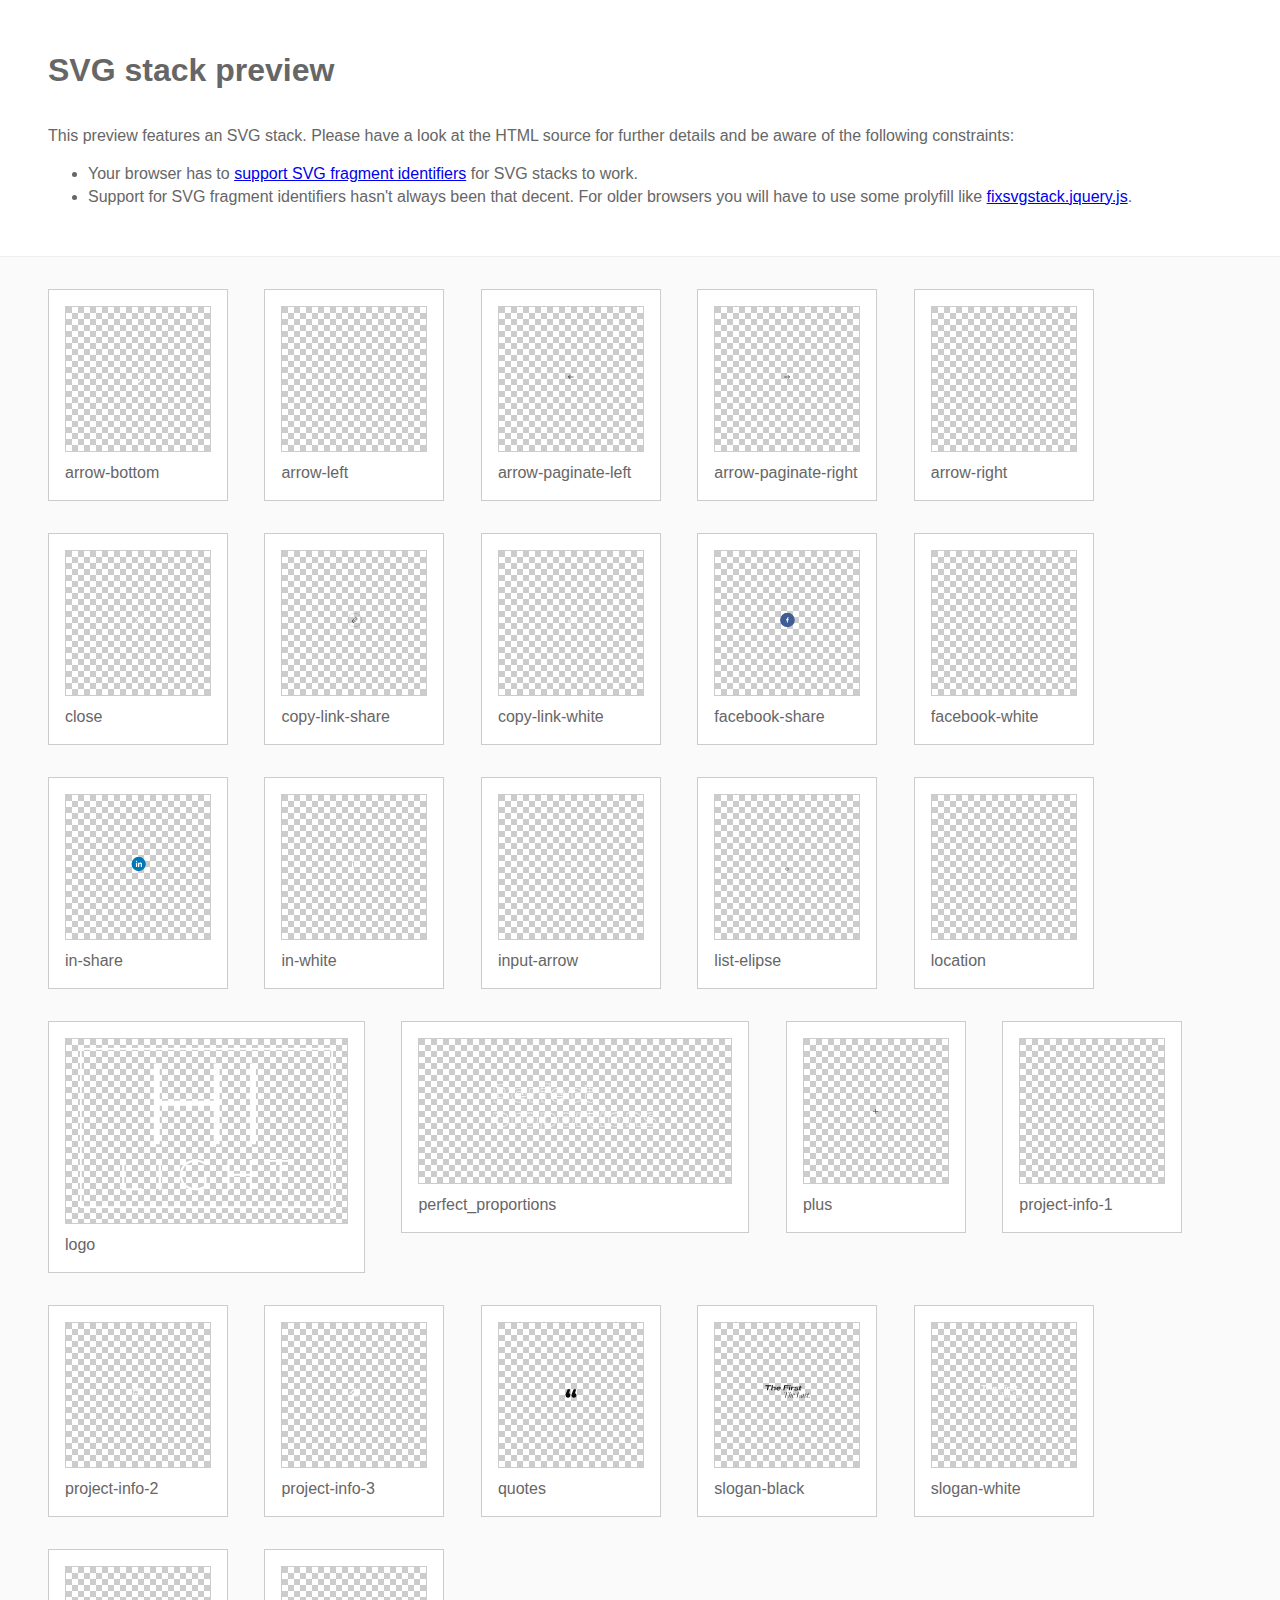
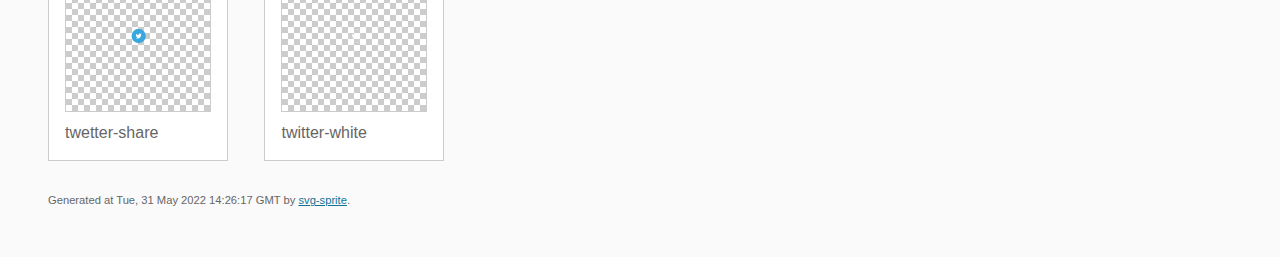
<file: img/stack/sprite.stack.html>
<!DOCTYPE html>
<html lang="en" xmlns="http://www.w3.org/1999/xhtml">
	<head>
		<meta charset="utf-8"/>
		<meta http-equiv="X-UA-Compatible" content="IE=Edge"/>
		<title>SVG stack preview | svg-sprite</title>
		<style>@charset "UTF-8";body{padding:0;margin:0;color:#666;background:#fafafa;font-family:Arial,Helvetica,sans-serif;font-size:1em;line-height:1.4}header{display:block;padding:3em 3em 2em 3em;background-color:#fff}header p{margin:2em 0 0 0}section{border-top:1px solid #eee;padding:2em 3em 0 3em}section ul{margin:0;padding:0}section li{display:inline;display:inline-block;background-color:#fff;position:relative;margin:0 2em 2em 0;vertical-align:top;border:1px solid #ccc;padding:1em 1em 3em 1em;cursor:default}.icon-box{margin:0;width:144px;height:144px;position:relative;background:#ccc url("[data-uri]") top left repeat;border:1px solid #ccc;display:table-cell;vertical-align:middle;text-align:center}.icon{display:inline;display:inline-block}h1{margin-top:0}h2{margin:0;padding:0;font-size:1em;font-weight:normal;white-space:nowrap;overflow:hidden;text-overflow:ellipsis;position:absolute;left:1em;right:1em;bottom:1em}footer{display:block;margin:0;padding:0 3em 3em 3em}footer p{margin:0;font-size:.7em}footer a{color:#0f7595;margin-left:0}</style>

<!--

Sprite shape dimensions
====================================================================================================
You will need to set the sprite shape dimensions via CSS when you use them as stack SVGs, otherwise
they would become a huge 100% in size. You may use the following dimension classes for doing so.
They might well be outsourced to an external stylesheet of course.

-->

<style type="text/css">
	.svg-arrow-bottom-dims { width: 9px; height: 6px; }
	.svg-arrow-left-dims { width: 6px; height: 10px; }
	.svg-arrow-paginate-left-dims { width: 14px; height: 14px; }
	.svg-arrow-paginate-right-dims { width: 14px; height: 14px; }
	.svg-arrow-right-dims { width: 6px; height: 10px; }
	.svg-close-dims { width: 16px; height: 16px; }
	.svg-copy-link-share-dims { width: 25px; height: 24px; }
	.svg-copy-link-white-dims { width: 25px; height: 24px; }
	.svg-facebook-share-dims { width: 25px; height: 24px; }
	.svg-facebook-white-dims { width: 25px; height: 24px; }
	.svg-in-share-dims { width: 25px; height: 24px; }
	.svg-in-white-dims { width: 25px; height: 24px; }
	.svg-input-arrow-dims { width: 24px; height: 24px; }
	.svg-list-elipse-dims { width: 6px; height: 6px; }
	.svg-location-dims { width: 8px; height: 10px; }
	.svg-logo-dims { width: 281px; height: 178px; }
	.svg-perfect_proportions-dims { width: 312px; height: 93px; }
	.svg-plus-dims { width: 9px; height: 9px; }
	.svg-project-info-1-dims { width: 12px; height: 16px; }
	.svg-project-info-2-dims { width: 16px; height: 16px; }
	.svg-project-info-3-dims { width: 16px; height: 16px; }
	.svg-quotes-dims { width: 16px; height: 13px; }
	.svg-slogan-black-dims { width: 81px; height: 26px; }
	.svg-slogan-white-dims { width: 81px; height: 26px; }
	.svg-twetter-share-dims { width: 25px; height: 24px; }
	.svg-twitter-white-dims { width: 25px; height: 24px; }
</style>

<!--
====================================================================================================
-->

	</head>
	<body>
		<header>
			<h1>SVG stack preview</h1>
			<p>This preview features an SVG stack. Please have a look at the HTML source for further details and be aware of the following constraints:</p>
			<ul>
				<li>Your browser has to <a href="http://caniuse.com/#feat=svg-fragment" target="_blank" rel="noopener noreferrer">support SVG fragment identifiers</a> for SVG stacks to work.</li>
				<li>Support for SVG fragment identifiers hasn't always been that decent. For older browsers you will have to use some prolyfill like <a href="https://github.com/preciousforever/SVG-Stacker/blob/master/fixsvgstack.jquery.js" target="_blank" rel="noopener noreferrer">fixsvgstack.jquery.js</a>.</li>
			</ul>
		</header>
		<section>

<!--

SVG stack
====================================================================================================
These SVG images make use of fragment identifiers (IDs) to reference certain portions of the
external sprite. By default, all shapes inside the sprite are hidden by CSS. The `:target` pseudo
selector is used to show the very shape that is referenced by the fragment identifier.

-->

			<ul>

				<li title="arrow-bottom">
					<div class="icon-box">

						<!-- arrow-bottom -->
						<img src="../icons/icons.svg#arrow-bottom" class="svg-arrow-bottom-dims" alt="arrow-bottom"/>

					</div>
					<h2>arrow-bottom</h2>
				</li>
				<li title="arrow-left">
					<div class="icon-box">

						<!-- arrow-left -->
						<img src="../icons/icons.svg#arrow-left" class="svg-arrow-left-dims" alt="arrow-left"/>

					</div>
					<h2>arrow-left</h2>
				</li>
				<li title="arrow-paginate-left">
					<div class="icon-box">

						<!-- arrow-paginate-left -->
						<img src="../icons/icons.svg#arrow-paginate-left" class="svg-arrow-paginate-left-dims" alt="arrow-paginate-left"/>

					</div>
					<h2>arrow-paginate-left</h2>
				</li>
				<li title="arrow-paginate-right">
					<div class="icon-box">

						<!-- arrow-paginate-right -->
						<img src="../icons/icons.svg#arrow-paginate-right" class="svg-arrow-paginate-right-dims" alt="arrow-paginate-right"/>

					</div>
					<h2>arrow-paginate-right</h2>
				</li>
				<li title="arrow-right">
					<div class="icon-box">

						<!-- arrow-right -->
						<img src="../icons/icons.svg#arrow-right" class="svg-arrow-right-dims" alt="arrow-right"/>

					</div>
					<h2>arrow-right</h2>
				</li>
				<li title="close">
					<div class="icon-box">

						<!-- close -->
						<img src="../icons/icons.svg#close" class="svg-close-dims" alt="close"/>

					</div>
					<h2>close</h2>
				</li>
				<li title="copy-link-share">
					<div class="icon-box">

						<!-- copy-link-share -->
						<img src="../icons/icons.svg#copy-link-share" class="svg-copy-link-share-dims" alt="copy-link-share"/>

					</div>
					<h2>copy-link-share</h2>
				</li>
				<li title="copy-link-white">
					<div class="icon-box">

						<!-- copy-link-white -->
						<img src="../icons/icons.svg#copy-link-white" class="svg-copy-link-white-dims" alt="copy-link-white"/>

					</div>
					<h2>copy-link-white</h2>
				</li>
				<li title="facebook-share">
					<div class="icon-box">

						<!-- facebook-share -->
						<img src="../icons/icons.svg#facebook-share" class="svg-facebook-share-dims" alt="facebook-share"/>

					</div>
					<h2>facebook-share</h2>
				</li>
				<li title="facebook-white">
					<div class="icon-box">

						<!-- facebook-white -->
						<img src="../icons/icons.svg#facebook-white" class="svg-facebook-white-dims" alt="facebook-white"/>

					</div>
					<h2>facebook-white</h2>
				</li>
				<li title="in-share">
					<div class="icon-box">

						<!-- in-share -->
						<img src="../icons/icons.svg#in-share" class="svg-in-share-dims" alt="in-share"/>

					</div>
					<h2>in-share</h2>
				</li>
				<li title="in-white">
					<div class="icon-box">

						<!-- in-white -->
						<img src="../icons/icons.svg#in-white" class="svg-in-white-dims" alt="in-white"/>

					</div>
					<h2>in-white</h2>
				</li>
				<li title="input-arrow">
					<div class="icon-box">

						<!-- input-arrow -->
						<img src="../icons/icons.svg#input-arrow" class="svg-input-arrow-dims" alt="input-arrow"/>

					</div>
					<h2>input-arrow</h2>
				</li>
				<li title="list-elipse">
					<div class="icon-box">

						<!-- list-elipse -->
						<img src="../icons/icons.svg#list-elipse" class="svg-list-elipse-dims" alt="list-elipse"/>

					</div>
					<h2>list-elipse</h2>
				</li>
				<li title="location">
					<div class="icon-box">

						<!-- location -->
						<img src="../icons/icons.svg#location" class="svg-location-dims" alt="location"/>

					</div>
					<h2>location</h2>
				</li>
				<li title="logo">
					<div class="icon-box">

						<!-- logo -->
						<img src="../icons/icons.svg#logo" class="svg-logo-dims" alt="logo"/>

					</div>
					<h2>logo</h2>
				</li>
				<li title="perfect_proportions">
					<div class="icon-box">

						<!-- perfect_proportions -->
						<img src="../icons/icons.svg#perfect_proportions" class="svg-perfect_proportions-dims" alt="perfect_proportions"/>

					</div>
					<h2>perfect_proportions</h2>
				</li>
				<li title="plus">
					<div class="icon-box">

						<!-- plus -->
						<img src="../icons/icons.svg#plus" class="svg-plus-dims" alt="plus"/>

					</div>
					<h2>plus</h2>
				</li>
				<li title="project-info-1">
					<div class="icon-box">

						<!-- project-info-1 -->
						<img src="../icons/icons.svg#project-info-1" class="svg-project-info-1-dims" alt="project-info-1"/>

					</div>
					<h2>project-info-1</h2>
				</li>
				<li title="project-info-2">
					<div class="icon-box">

						<!-- project-info-2 -->
						<img src="../icons/icons.svg#project-info-2" class="svg-project-info-2-dims" alt="project-info-2"/>

					</div>
					<h2>project-info-2</h2>
				</li>
				<li title="project-info-3">
					<div class="icon-box">

						<!-- project-info-3 -->
						<img src="../icons/icons.svg#project-info-3" class="svg-project-info-3-dims" alt="project-info-3"/>

					</div>
					<h2>project-info-3</h2>
				</li>
				<li title="quotes">
					<div class="icon-box">

						<!-- quotes -->
						<img src="../icons/icons.svg#quotes" class="svg-quotes-dims" alt="quotes"/>

					</div>
					<h2>quotes</h2>
				</li>
				<li title="slogan-black">
					<div class="icon-box">

						<!-- slogan-black -->
						<img src="../icons/icons.svg#slogan-black" class="svg-slogan-black-dims" alt="slogan-black"/>

					</div>
					<h2>slogan-black</h2>
				</li>
				<li title="slogan-white">
					<div class="icon-box">

						<!-- slogan-white -->
						<img src="../icons/icons.svg#slogan-white" class="svg-slogan-white-dims" alt="slogan-white"/>

					</div>
					<h2>slogan-white</h2>
				</li>
				<li title="twetter-share">
					<div class="icon-box">

						<!-- twetter-share -->
						<img src="../icons/icons.svg#twetter-share" class="svg-twetter-share-dims" alt="twetter-share"/>

					</div>
					<h2>twetter-share</h2>
				</li>
				<li title="twitter-white">
					<div class="icon-box">

						<!-- twitter-white -->
						<img src="../icons/icons.svg#twitter-white" class="svg-twitter-white-dims" alt="twitter-white"/>

					</div>
					<h2>twitter-white</h2>
				</li>
			</ul>

<!--
====================================================================================================
-->

		</section>
		<footer>
			<p>Generated at Tue, 31 May 2022 14:26:17 GMT by <a href="https://github.com/svg-sprite/svg-sprite" target="_blank" rel="noopener noreferrer">svg-sprite</a>.</p>
		</footer>
	</body>
</html>
</file>
<file: css/style.css>
﻿@font-face{font-family:"Montserrat-Bold";font-display:swap;src:url("../fonts/Montserrat-Bold.woff") format("woff"),url("../fonts/Montserrat-Bold.woff2") format("woff2");font-weight:400;font-style:normal}@font-face{font-family:"Montserrat-Light";font-display:swap;src:url("../fonts/Montserrat-Light.woff") format("woff"),url("../fonts/Montserrat-Light.woff2") format("woff2");font-weight:400;font-style:normal}@font-face{font-family:"Montserrat-Medium";font-display:swap;src:url("../fonts/Montserrat-Medium.woff") format("woff"),url("../fonts/Montserrat-Medium.woff2") format("woff2");font-weight:400;font-style:normal}@font-face{font-family:"Montserrat-Regular";font-display:swap;src:url("../fonts/Montserrat-Regular.woff") format("woff"),url("../fonts/Montserrat-Regular.woff2") format("woff2");font-weight:400;font-style:normal}@font-face{font-family:"Montserrat-SemiBold";font-display:swap;src:url("../fonts/Montserrat-SemiBold.woff") format("woff"),url("../fonts/Montserrat-SemiBold.woff2") format("woff2");font-weight:400;font-style:normal}:root{--bs-blue: #0d6efd;--bs-indigo: #6610f2;--bs-purple: #6f42c1;--bs-pink: #d63384;--bs-red: #dc3545;--bs-orange: #fd7e14;--bs-yellow: #ffc107;--bs-green: #198754;--bs-teal: #20c997;--bs-cyan: #0dcaf0;--bs-white: #fff;--bs-gray: #6c757d;--bs-gray-dark: #343a40;--bs-gray-100: #f8f9fa;--bs-gray-200: #e9ecef;--bs-gray-300: #dee2e6;--bs-gray-400: #ced4da;--bs-gray-500: #adb5bd;--bs-gray-600: #6c757d;--bs-gray-700: #495057;--bs-gray-800: #343a40;--bs-gray-900: #212529;--bs-primary: #0d6efd;--bs-secondary: #6c757d;--bs-success: #198754;--bs-info: #0dcaf0;--bs-warning: #ffc107;--bs-danger: #dc3545;--bs-light: #f8f9fa;--bs-dark: #212529;--bs-primary-rgb: 13, 110, 253;--bs-secondary-rgb: 108, 117, 125;--bs-success-rgb: 25, 135, 84;--bs-info-rgb: 13, 202, 240;--bs-warning-rgb: 255, 193, 7;--bs-danger-rgb: 220, 53, 69;--bs-light-rgb: 248, 249, 250;--bs-dark-rgb: 33, 37, 41;--bs-white-rgb: 255, 255, 255;--bs-black-rgb: 0, 0, 0;--bs-body-color-rgb: 33, 37, 41;--bs-body-bg-rgb: 255, 255, 255;--bs-font-sans-serif: "Montserrat-Medium";--bs-font-monospace: SFMono-Regular, Menlo, Monaco, Consolas, "Liberation Mono", "Courier New", monospace;--bs-gradient: linear-gradient(180deg, rgba(255, 255, 255, 0.15), rgba(255, 255, 255, 0));--bs-root-font-size: 14px;--bs-body-font-family: var(--bs-font-sans-serif);--bs-body-font-size: 1rem;--bs-body-font-weight: 400;--bs-body-line-height: 1.7;--bs-body-color: #212529;--bs-body-bg: #fff}*,*::before,*::after{box-sizing:border-box}:root{font-size:var(--bs-root-font-size)}@media(prefers-reduced-motion: no-preference){:root{scroll-behavior:smooth}}body{margin:0;font-family:var(--bs-body-font-family);font-size:var(--bs-body-font-size);font-weight:var(--bs-body-font-weight);line-height:var(--bs-body-line-height);color:var(--bs-body-color);text-align:var(--bs-body-text-align);background-color:var(--bs-body-bg);-webkit-text-size-adjust:100%;-webkit-tap-highlight-color:rgba(0,0,0,0)}hr{margin:1rem 0;color:inherit;background-color:currentColor;border:0;opacity:.25}hr:not([size]){height:1px}h6,.h6,h5,.h5,h4,.h4,h3,.h3,h2,.h2,h1,.h1{margin-top:0;margin-bottom:.5rem;font-weight:500;line-height:1.2}h1,.h1{font-size:calc(1.375rem + 1.5vw)}@media(min-width: 1200px){h1,.h1{font-size:2.5rem}}h2,.h2{font-size:calc(1.325rem + 0.9vw)}@media(min-width: 1200px){h2,.h2{font-size:2rem}}h3,.h3{font-size:calc(1.3rem + 0.6vw)}@media(min-width: 1200px){h3,.h3{font-size:1.75rem}}h4,.h4{font-size:calc(1.275rem + 0.3vw)}@media(min-width: 1200px){h4,.h4{font-size:1.5rem}}h5,.h5{font-size:1.25rem}h6,.h6{font-size:1rem}p{margin-top:0;margin-bottom:1rem}abbr[title],abbr[data-bs-original-title]{text-decoration:underline dotted;cursor:help;text-decoration-skip-ink:none}address{margin-bottom:1rem;font-style:normal;line-height:inherit}ol,ul{padding-left:2rem}ol,ul,dl{margin-top:0;margin-bottom:1rem}ol ol,ul ul,ol ul,ul ol{margin-bottom:0}dt{font-weight:700}dd{margin-bottom:.5rem;margin-left:0}blockquote{margin:0 0 1rem}b,strong{font-weight:700}small,.small{font-size:0.875em}mark,.mark{padding:.2em;background-color:#fcf8e3}sub,sup{position:relative;font-size:0.75em;line-height:0;vertical-align:baseline}sub{bottom:-0.25em}sup{top:-0.5em}a{color:#0d6efd;text-decoration:underline}a:hover{color:#0a58ca}a:not([href]):not([class]),a:not([href]):not([class]):hover{color:inherit;text-decoration:none}pre,code,kbd,samp{font-family:var(--bs-font-monospace);font-size:1em;direction:ltr /* rtl:ignore */;unicode-bidi:bidi-override}pre{display:block;margin-top:0;margin-bottom:1rem;overflow:auto;font-size:0.875em}pre code{font-size:inherit;color:inherit;word-break:normal}code{font-size:0.875em;color:#d63384;word-wrap:break-word}a>code{color:inherit}kbd{padding:.2rem .4rem;font-size:0.875em;color:#fff;background-color:#212529;border-radius:.2rem}kbd kbd{padding:0;font-size:1em;font-weight:700}figure{margin:0 0 1rem}img,svg{vertical-align:middle}table{caption-side:bottom;border-collapse:collapse}caption{padding-top:.5rem;padding-bottom:.5rem;color:#6c757d;text-align:left}th{text-align:inherit;text-align:-webkit-match-parent}thead,tbody,tfoot,tr,td,th{border-color:inherit;border-style:solid;border-width:0}label{display:inline-block}button{border-radius:0}button:focus:not(:focus-visible){outline:0}input,button,select,optgroup,textarea{margin:0;font-family:inherit;font-size:inherit;line-height:inherit}button,select{text-transform:none}[role=button]{cursor:pointer}select{word-wrap:normal}select:disabled{opacity:1}[list]::-webkit-calendar-picker-indicator{display:none}button,[type=button],[type=reset],[type=submit]{-webkit-appearance:button}button:not(:disabled),[type=button]:not(:disabled),[type=reset]:not(:disabled),[type=submit]:not(:disabled){cursor:pointer}::-moz-focus-inner{padding:0;border-style:none}textarea{resize:vertical}fieldset{min-width:0;padding:0;margin:0;border:0}legend{float:left;width:100%;padding:0;margin-bottom:.5rem;font-size:calc(1.275rem + 0.3vw);line-height:inherit}@media(min-width: 1200px){legend{font-size:1.5rem}}legend+*{clear:left}::-webkit-datetime-edit-fields-wrapper,::-webkit-datetime-edit-text,::-webkit-datetime-edit-minute,::-webkit-datetime-edit-hour-field,::-webkit-datetime-edit-day-field,::-webkit-datetime-edit-month-field,::-webkit-datetime-edit-year-field{padding:0}::-webkit-inner-spin-button{height:auto}[type=search]{outline-offset:-2px;-webkit-appearance:textfield}::-webkit-search-decoration{-webkit-appearance:none}::-webkit-color-swatch-wrapper{padding:0}::file-selector-button{font:inherit}::-webkit-file-upload-button{font:inherit;-webkit-appearance:button}output{display:inline-block}iframe{border:0}summary{display:list-item;cursor:pointer}progress{vertical-align:baseline}[hidden]{display:none !important}.lead{font-size:1.25rem;font-weight:300}.display-1{font-size:calc(1.625rem + 4.5vw);font-weight:300;line-height:1.2}@media(min-width: 1200px){.display-1{font-size:5rem}}.display-2{font-size:calc(1.575rem + 3.9vw);font-weight:300;line-height:1.2}@media(min-width: 1200px){.display-2{font-size:4.5rem}}.display-3{font-size:calc(1.525rem + 3.3vw);font-weight:300;line-height:1.2}@media(min-width: 1200px){.display-3{font-size:4rem}}.display-4{font-size:calc(1.475rem + 2.7vw);font-weight:300;line-height:1.2}@media(min-width: 1200px){.display-4{font-size:3.5rem}}.display-5{font-size:calc(1.425rem + 2.1vw);font-weight:300;line-height:1.2}@media(min-width: 1200px){.display-5{font-size:3rem}}.display-6{font-size:calc(1.375rem + 1.5vw);font-weight:300;line-height:1.2}@media(min-width: 1200px){.display-6{font-size:2.5rem}}.list-unstyled{padding-left:0;list-style:none}.list-inline{padding-left:0;list-style:none}.list-inline-item{display:inline-block}.list-inline-item:not(:last-child){margin-right:.5rem}.initialism{font-size:0.875em;text-transform:uppercase}.blockquote{margin-bottom:1rem;font-size:1.25rem}.blockquote>:last-child{margin-bottom:0}.blockquote-footer{margin-top:-1rem;margin-bottom:1rem;font-size:0.875em;color:#6c757d}.blockquote-footer::before{content:"— "}.img-fluid{max-width:100%;height:auto}.img-thumbnail{padding:.25rem;background-color:#fff;border:1px solid #dee2e6;border-radius:.25rem;max-width:100%;height:auto}.figure{display:inline-block}.figure-img{margin-bottom:.5rem;line-height:1}.figure-caption{font-size:0.875em;color:#6c757d}.container,.container-fluid,.container-xxl,.container-xl,.container-lg,.container-md,.container-sm{width:100%;padding-right:var(--bs-gutter-x, 0.75rem);padding-left:var(--bs-gutter-x, 0.75rem);margin-right:auto;margin-left:auto}@media(min-width: 576px){.container-sm,.container{max-width:540px}}@media(min-width: 768px){.container-md,.container-sm,.container{max-width:720px}}@media(min-width: 992px){.container-lg,.container-md,.container-sm,.container{max-width:960px}}@media(min-width: 1200px){.container-xl,.container-lg,.container-md,.container-sm,.container{max-width:1046px}}@media(min-width: 1400px){.container-xxl,.container-xl,.container-lg,.container-md,.container-sm,.container{max-width:1320px}}.row{--bs-gutter-x: 1.5rem;--bs-gutter-y: 0;display:flex;flex-wrap:wrap;margin-top:calc(-1*var(--bs-gutter-y));margin-right:calc(-0.5*var(--bs-gutter-x));margin-left:calc(-0.5*var(--bs-gutter-x))}.row>*{flex-shrink:0;width:100%;max-width:100%;padding-right:calc(var(--bs-gutter-x)*.5);padding-left:calc(var(--bs-gutter-x)*.5);margin-top:var(--bs-gutter-y)}.col{flex:1 0 0%}.row-cols-auto>*{flex:0 0 auto;width:auto}.row-cols-1>*{flex:0 0 auto;width:100%}.row-cols-2>*{flex:0 0 auto;width:50%}.row-cols-3>*{flex:0 0 auto;width:33.3333333333%}.row-cols-4>*{flex:0 0 auto;width:25%}.row-cols-5>*{flex:0 0 auto;width:20%}.row-cols-6>*{flex:0 0 auto;width:16.6666666667%}.col-auto{flex:0 0 auto;width:auto}.col-1{flex:0 0 auto;width:8.33333333%}.col-2{flex:0 0 auto;width:16.66666667%}.col-3{flex:0 0 auto;width:25%}.col-4{flex:0 0 auto;width:33.33333333%}.col-5{flex:0 0 auto;width:41.66666667%}.col-6{flex:0 0 auto;width:50%}.col-7{flex:0 0 auto;width:58.33333333%}.col-8{flex:0 0 auto;width:66.66666667%}.col-9{flex:0 0 auto;width:75%}.col-10{flex:0 0 auto;width:83.33333333%}.col-11{flex:0 0 auto;width:91.66666667%}.col-12{flex:0 0 auto;width:100%}.offset-1{margin-left:8.33333333%}.offset-2{margin-left:16.66666667%}.offset-3{margin-left:25%}.offset-4{margin-left:33.33333333%}.offset-5{margin-left:41.66666667%}.offset-6{margin-left:50%}.offset-7{margin-left:58.33333333%}.offset-8{margin-left:66.66666667%}.offset-9{margin-left:75%}.offset-10{margin-left:83.33333333%}.offset-11{margin-left:91.66666667%}.g-0,.gx-0{--bs-gutter-x: 0}.g-0,.gy-0{--bs-gutter-y: 0}.g-1,.gx-1{--bs-gutter-x: 0.25rem}.g-1,.gy-1{--bs-gutter-y: 0.25rem}.g-2,.gx-2{--bs-gutter-x: 0.5rem}.g-2,.gy-2{--bs-gutter-y: 0.5rem}.g-3,.gx-3{--bs-gutter-x: 1rem}.g-3,.gy-3{--bs-gutter-y: 1rem}.g-4,.gx-4{--bs-gutter-x: 1.5rem}.g-4,.gy-4{--bs-gutter-y: 1.5rem}.g-5,.gx-5{--bs-gutter-x: 3rem}.g-5,.gy-5{--bs-gutter-y: 3rem}@media(min-width: 576px){.col-sm{flex:1 0 0%}.row-cols-sm-auto>*{flex:0 0 auto;width:auto}.row-cols-sm-1>*{flex:0 0 auto;width:100%}.row-cols-sm-2>*{flex:0 0 auto;width:50%}.row-cols-sm-3>*{flex:0 0 auto;width:33.3333333333%}.row-cols-sm-4>*{flex:0 0 auto;width:25%}.row-cols-sm-5>*{flex:0 0 auto;width:20%}.row-cols-sm-6>*{flex:0 0 auto;width:16.6666666667%}.col-sm-auto{flex:0 0 auto;width:auto}.col-sm-1{flex:0 0 auto;width:8.33333333%}.col-sm-2{flex:0 0 auto;width:16.66666667%}.col-sm-3{flex:0 0 auto;width:25%}.col-sm-4{flex:0 0 auto;width:33.33333333%}.col-sm-5{flex:0 0 auto;width:41.66666667%}.col-sm-6{flex:0 0 auto;width:50%}.col-sm-7{flex:0 0 auto;width:58.33333333%}.col-sm-8{flex:0 0 auto;width:66.66666667%}.col-sm-9{flex:0 0 auto;width:75%}.col-sm-10{flex:0 0 auto;width:83.33333333%}.col-sm-11{flex:0 0 auto;width:91.66666667%}.col-sm-12{flex:0 0 auto;width:100%}.offset-sm-0{margin-left:0}.offset-sm-1{margin-left:8.33333333%}.offset-sm-2{margin-left:16.66666667%}.offset-sm-3{margin-left:25%}.offset-sm-4{margin-left:33.33333333%}.offset-sm-5{margin-left:41.66666667%}.offset-sm-6{margin-left:50%}.offset-sm-7{margin-left:58.33333333%}.offset-sm-8{margin-left:66.66666667%}.offset-sm-9{margin-left:75%}.offset-sm-10{margin-left:83.33333333%}.offset-sm-11{margin-left:91.66666667%}.g-sm-0,.gx-sm-0{--bs-gutter-x: 0}.g-sm-0,.gy-sm-0{--bs-gutter-y: 0}.g-sm-1,.gx-sm-1{--bs-gutter-x: 0.25rem}.g-sm-1,.gy-sm-1{--bs-gutter-y: 0.25rem}.g-sm-2,.gx-sm-2{--bs-gutter-x: 0.5rem}.g-sm-2,.gy-sm-2{--bs-gutter-y: 0.5rem}.g-sm-3,.gx-sm-3{--bs-gutter-x: 1rem}.g-sm-3,.gy-sm-3{--bs-gutter-y: 1rem}.g-sm-4,.gx-sm-4{--bs-gutter-x: 1.5rem}.g-sm-4,.gy-sm-4{--bs-gutter-y: 1.5rem}.g-sm-5,.gx-sm-5{--bs-gutter-x: 3rem}.g-sm-5,.gy-sm-5{--bs-gutter-y: 3rem}}@media(min-width: 768px){.col-md{flex:1 0 0%}.row-cols-md-auto>*{flex:0 0 auto;width:auto}.row-cols-md-1>*{flex:0 0 auto;width:100%}.row-cols-md-2>*{flex:0 0 auto;width:50%}.row-cols-md-3>*{flex:0 0 auto;width:33.3333333333%}.row-cols-md-4>*{flex:0 0 auto;width:25%}.row-cols-md-5>*{flex:0 0 auto;width:20%}.row-cols-md-6>*{flex:0 0 auto;width:16.6666666667%}.col-md-auto{flex:0 0 auto;width:auto}.col-md-1{flex:0 0 auto;width:8.33333333%}.col-md-2{flex:0 0 auto;width:16.66666667%}.col-md-3{flex:0 0 auto;width:25%}.col-md-4{flex:0 0 auto;width:33.33333333%}.col-md-5{flex:0 0 auto;width:41.66666667%}.col-md-6{flex:0 0 auto;width:50%}.col-md-7{flex:0 0 auto;width:58.33333333%}.col-md-8{flex:0 0 auto;width:66.66666667%}.col-md-9{flex:0 0 auto;width:75%}.col-md-10{flex:0 0 auto;width:83.33333333%}.col-md-11{flex:0 0 auto;width:91.66666667%}.col-md-12{flex:0 0 auto;width:100%}.offset-md-0{margin-left:0}.offset-md-1{margin-left:8.33333333%}.offset-md-2{margin-left:16.66666667%}.offset-md-3{margin-left:25%}.offset-md-4{margin-left:33.33333333%}.offset-md-5{margin-left:41.66666667%}.offset-md-6{margin-left:50%}.offset-md-7{margin-left:58.33333333%}.offset-md-8{margin-left:66.66666667%}.offset-md-9{margin-left:75%}.offset-md-10{margin-left:83.33333333%}.offset-md-11{margin-left:91.66666667%}.g-md-0,.gx-md-0{--bs-gutter-x: 0}.g-md-0,.gy-md-0{--bs-gutter-y: 0}.g-md-1,.gx-md-1{--bs-gutter-x: 0.25rem}.g-md-1,.gy-md-1{--bs-gutter-y: 0.25rem}.g-md-2,.gx-md-2{--bs-gutter-x: 0.5rem}.g-md-2,.gy-md-2{--bs-gutter-y: 0.5rem}.g-md-3,.gx-md-3{--bs-gutter-x: 1rem}.g-md-3,.gy-md-3{--bs-gutter-y: 1rem}.g-md-4,.gx-md-4{--bs-gutter-x: 1.5rem}.g-md-4,.gy-md-4{--bs-gutter-y: 1.5rem}.g-md-5,.gx-md-5{--bs-gutter-x: 3rem}.g-md-5,.gy-md-5{--bs-gutter-y: 3rem}}@media(min-width: 992px){.col-lg{flex:1 0 0%}.row-cols-lg-auto>*{flex:0 0 auto;width:auto}.row-cols-lg-1>*{flex:0 0 auto;width:100%}.row-cols-lg-2>*{flex:0 0 auto;width:50%}.row-cols-lg-3>*{flex:0 0 auto;width:33.3333333333%}.row-cols-lg-4>*{flex:0 0 auto;width:25%}.row-cols-lg-5>*{flex:0 0 auto;width:20%}.row-cols-lg-6>*{flex:0 0 auto;width:16.6666666667%}.col-lg-auto{flex:0 0 auto;width:auto}.col-lg-1{flex:0 0 auto;width:8.33333333%}.col-lg-2{flex:0 0 auto;width:16.66666667%}.col-lg-3{flex:0 0 auto;width:25%}.col-lg-4{flex:0 0 auto;width:33.33333333%}.col-lg-5{flex:0 0 auto;width:41.66666667%}.col-lg-6{flex:0 0 auto;width:50%}.col-lg-7{flex:0 0 auto;width:58.33333333%}.col-lg-8{flex:0 0 auto;width:66.66666667%}.col-lg-9{flex:0 0 auto;width:75%}.col-lg-10{flex:0 0 auto;width:83.33333333%}.col-lg-11{flex:0 0 auto;width:91.66666667%}.col-lg-12{flex:0 0 auto;width:100%}.offset-lg-0{margin-left:0}.offset-lg-1{margin-left:8.33333333%}.offset-lg-2{margin-left:16.66666667%}.offset-lg-3{margin-left:25%}.offset-lg-4{margin-left:33.33333333%}.offset-lg-5{margin-left:41.66666667%}.offset-lg-6{margin-left:50%}.offset-lg-7{margin-left:58.33333333%}.offset-lg-8{margin-left:66.66666667%}.offset-lg-9{margin-left:75%}.offset-lg-10{margin-left:83.33333333%}.offset-lg-11{margin-left:91.66666667%}.g-lg-0,.gx-lg-0{--bs-gutter-x: 0}.g-lg-0,.gy-lg-0{--bs-gutter-y: 0}.g-lg-1,.gx-lg-1{--bs-gutter-x: 0.25rem}.g-lg-1,.gy-lg-1{--bs-gutter-y: 0.25rem}.g-lg-2,.gx-lg-2{--bs-gutter-x: 0.5rem}.g-lg-2,.gy-lg-2{--bs-gutter-y: 0.5rem}.g-lg-3,.gx-lg-3{--bs-gutter-x: 1rem}.g-lg-3,.gy-lg-3{--bs-gutter-y: 1rem}.g-lg-4,.gx-lg-4{--bs-gutter-x: 1.5rem}.g-lg-4,.gy-lg-4{--bs-gutter-y: 1.5rem}.g-lg-5,.gx-lg-5{--bs-gutter-x: 3rem}.g-lg-5,.gy-lg-5{--bs-gutter-y: 3rem}}@media(min-width: 1200px){.col-xl{flex:1 0 0%}.row-cols-xl-auto>*{flex:0 0 auto;width:auto}.row-cols-xl-1>*{flex:0 0 auto;width:100%}.row-cols-xl-2>*{flex:0 0 auto;width:50%}.row-cols-xl-3>*{flex:0 0 auto;width:33.3333333333%}.row-cols-xl-4>*{flex:0 0 auto;width:25%}.row-cols-xl-5>*{flex:0 0 auto;width:20%}.row-cols-xl-6>*{flex:0 0 auto;width:16.6666666667%}.col-xl-auto{flex:0 0 auto;width:auto}.col-xl-1{flex:0 0 auto;width:8.33333333%}.col-xl-2{flex:0 0 auto;width:16.66666667%}.col-xl-3{flex:0 0 auto;width:25%}.col-xl-4{flex:0 0 auto;width:33.33333333%}.col-xl-5{flex:0 0 auto;width:41.66666667%}.col-xl-6{flex:0 0 auto;width:50%}.col-xl-7{flex:0 0 auto;width:58.33333333%}.col-xl-8{flex:0 0 auto;width:66.66666667%}.col-xl-9{flex:0 0 auto;width:75%}.col-xl-10{flex:0 0 auto;width:83.33333333%}.col-xl-11{flex:0 0 auto;width:91.66666667%}.col-xl-12{flex:0 0 auto;width:100%}.offset-xl-0{margin-left:0}.offset-xl-1{margin-left:8.33333333%}.offset-xl-2{margin-left:16.66666667%}.offset-xl-3{margin-left:25%}.offset-xl-4{margin-left:33.33333333%}.offset-xl-5{margin-left:41.66666667%}.offset-xl-6{margin-left:50%}.offset-xl-7{margin-left:58.33333333%}.offset-xl-8{margin-left:66.66666667%}.offset-xl-9{margin-left:75%}.offset-xl-10{margin-left:83.33333333%}.offset-xl-11{margin-left:91.66666667%}.g-xl-0,.gx-xl-0{--bs-gutter-x: 0}.g-xl-0,.gy-xl-0{--bs-gutter-y: 0}.g-xl-1,.gx-xl-1{--bs-gutter-x: 0.25rem}.g-xl-1,.gy-xl-1{--bs-gutter-y: 0.25rem}.g-xl-2,.gx-xl-2{--bs-gutter-x: 0.5rem}.g-xl-2,.gy-xl-2{--bs-gutter-y: 0.5rem}.g-xl-3,.gx-xl-3{--bs-gutter-x: 1rem}.g-xl-3,.gy-xl-3{--bs-gutter-y: 1rem}.g-xl-4,.gx-xl-4{--bs-gutter-x: 1.5rem}.g-xl-4,.gy-xl-4{--bs-gutter-y: 1.5rem}.g-xl-5,.gx-xl-5{--bs-gutter-x: 3rem}.g-xl-5,.gy-xl-5{--bs-gutter-y: 3rem}}@media(min-width: 1400px){.col-xxl{flex:1 0 0%}.row-cols-xxl-auto>*{flex:0 0 auto;width:auto}.row-cols-xxl-1>*{flex:0 0 auto;width:100%}.row-cols-xxl-2>*{flex:0 0 auto;width:50%}.row-cols-xxl-3>*{flex:0 0 auto;width:33.3333333333%}.row-cols-xxl-4>*{flex:0 0 auto;width:25%}.row-cols-xxl-5>*{flex:0 0 auto;width:20%}.row-cols-xxl-6>*{flex:0 0 auto;width:16.6666666667%}.col-xxl-auto{flex:0 0 auto;width:auto}.col-xxl-1{flex:0 0 auto;width:8.33333333%}.col-xxl-2{flex:0 0 auto;width:16.66666667%}.col-xxl-3{flex:0 0 auto;width:25%}.col-xxl-4{flex:0 0 auto;width:33.33333333%}.col-xxl-5{flex:0 0 auto;width:41.66666667%}.col-xxl-6{flex:0 0 auto;width:50%}.col-xxl-7{flex:0 0 auto;width:58.33333333%}.col-xxl-8{flex:0 0 auto;width:66.66666667%}.col-xxl-9{flex:0 0 auto;width:75%}.col-xxl-10{flex:0 0 auto;width:83.33333333%}.col-xxl-11{flex:0 0 auto;width:91.66666667%}.col-xxl-12{flex:0 0 auto;width:100%}.offset-xxl-0{margin-left:0}.offset-xxl-1{margin-left:8.33333333%}.offset-xxl-2{margin-left:16.66666667%}.offset-xxl-3{margin-left:25%}.offset-xxl-4{margin-left:33.33333333%}.offset-xxl-5{margin-left:41.66666667%}.offset-xxl-6{margin-left:50%}.offset-xxl-7{margin-left:58.33333333%}.offset-xxl-8{margin-left:66.66666667%}.offset-xxl-9{margin-left:75%}.offset-xxl-10{margin-left:83.33333333%}.offset-xxl-11{margin-left:91.66666667%}.g-xxl-0,.gx-xxl-0{--bs-gutter-x: 0}.g-xxl-0,.gy-xxl-0{--bs-gutter-y: 0}.g-xxl-1,.gx-xxl-1{--bs-gutter-x: 0.25rem}.g-xxl-1,.gy-xxl-1{--bs-gutter-y: 0.25rem}.g-xxl-2,.gx-xxl-2{--bs-gutter-x: 0.5rem}.g-xxl-2,.gy-xxl-2{--bs-gutter-y: 0.5rem}.g-xxl-3,.gx-xxl-3{--bs-gutter-x: 1rem}.g-xxl-3,.gy-xxl-3{--bs-gutter-y: 1rem}.g-xxl-4,.gx-xxl-4{--bs-gutter-x: 1.5rem}.g-xxl-4,.gy-xxl-4{--bs-gutter-y: 1.5rem}.g-xxl-5,.gx-xxl-5{--bs-gutter-x: 3rem}.g-xxl-5,.gy-xxl-5{--bs-gutter-y: 3rem}}.table{--bs-table-bg: transparent;--bs-table-accent-bg: transparent;--bs-table-striped-color: #212529;--bs-table-striped-bg: rgba(0, 0, 0, 0.05);--bs-table-active-color: #212529;--bs-table-active-bg: rgba(0, 0, 0, 0.1);--bs-table-hover-color: #212529;--bs-table-hover-bg: rgba(0, 0, 0, 0.075);width:100%;margin-bottom:1rem;color:#212529;vertical-align:top;border-color:#dee2e6}.table>:not(caption)>*>*{padding:.5rem .5rem;background-color:var(--bs-table-bg);border-bottom-width:1px;box-shadow:inset 0 0 0 9999px var(--bs-table-accent-bg)}.table>tbody{vertical-align:inherit}.table>thead{vertical-align:bottom}.table>:not(:first-child){border-top:2px solid currentColor}.caption-top{caption-side:top}.table-sm>:not(caption)>*>*{padding:.25rem .25rem}.table-bordered>:not(caption)>*{border-width:1px 0}.table-bordered>:not(caption)>*>*{border-width:0 1px}.table-borderless>:not(caption)>*>*{border-bottom-width:0}.table-borderless>:not(:first-child){border-top-width:0}.table-striped>tbody>tr:nth-of-type(odd)>*{--bs-table-accent-bg: var(--bs-table-striped-bg);color:var(--bs-table-striped-color)}.table-active{--bs-table-accent-bg: var(--bs-table-active-bg);color:var(--bs-table-active-color)}.table-hover>tbody>tr:hover>*{--bs-table-accent-bg: var(--bs-table-hover-bg);color:var(--bs-table-hover-color)}.table-primary{--bs-table-bg: #cfe2ff;--bs-table-striped-bg: #c5d7f2;--bs-table-striped-color: #000;--bs-table-active-bg: #bacbe6;--bs-table-active-color: #000;--bs-table-hover-bg: #bfd1ec;--bs-table-hover-color: #000;color:#000;border-color:#bacbe6}.table-secondary{--bs-table-bg: #e2e3e5;--bs-table-striped-bg: #d7d8da;--bs-table-striped-color: #000;--bs-table-active-bg: #cbccce;--bs-table-active-color: #000;--bs-table-hover-bg: #d1d2d4;--bs-table-hover-color: #000;color:#000;border-color:#cbccce}.table-success{--bs-table-bg: #d1e7dd;--bs-table-striped-bg: #c7dbd2;--bs-table-striped-color: #000;--bs-table-active-bg: #bcd0c7;--bs-table-active-color: #000;--bs-table-hover-bg: #c1d6cc;--bs-table-hover-color: #000;color:#000;border-color:#bcd0c7}.table-info{--bs-table-bg: #cff4fc;--bs-table-striped-bg: #c5e8ef;--bs-table-striped-color: #000;--bs-table-active-bg: #badce3;--bs-table-active-color: #000;--bs-table-hover-bg: #bfe2e9;--bs-table-hover-color: #000;color:#000;border-color:#badce3}.table-warning{--bs-table-bg: #fff3cd;--bs-table-striped-bg: #f2e7c3;--bs-table-striped-color: #000;--bs-table-active-bg: #e6dbb9;--bs-table-active-color: #000;--bs-table-hover-bg: #ece1be;--bs-table-hover-color: #000;color:#000;border-color:#e6dbb9}.table-danger{--bs-table-bg: #f8d7da;--bs-table-striped-bg: #eccccf;--bs-table-striped-color: #000;--bs-table-active-bg: #dfc2c4;--bs-table-active-color: #000;--bs-table-hover-bg: #e5c7ca;--bs-table-hover-color: #000;color:#000;border-color:#dfc2c4}.table-light{--bs-table-bg: #f8f9fa;--bs-table-striped-bg: #ecedee;--bs-table-striped-color: #000;--bs-table-active-bg: #dfe0e1;--bs-table-active-color: #000;--bs-table-hover-bg: #e5e6e7;--bs-table-hover-color: #000;color:#000;border-color:#dfe0e1}.table-dark{--bs-table-bg: #212529;--bs-table-striped-bg: #2c3034;--bs-table-striped-color: #fff;--bs-table-active-bg: #373b3e;--bs-table-active-color: #fff;--bs-table-hover-bg: #323539;--bs-table-hover-color: #fff;color:#fff;border-color:#373b3e}.table-responsive{overflow-x:auto;-webkit-overflow-scrolling:touch}@media(max-width: 575.98px){.table-responsive-sm{overflow-x:auto;-webkit-overflow-scrolling:touch}}@media(max-width: 767.98px){.table-responsive-md{overflow-x:auto;-webkit-overflow-scrolling:touch}}@media(max-width: 991.98px){.table-responsive-lg{overflow-x:auto;-webkit-overflow-scrolling:touch}}@media(max-width: 1199.98px){.table-responsive-xl{overflow-x:auto;-webkit-overflow-scrolling:touch}}@media(max-width: 1399.98px){.table-responsive-xxl{overflow-x:auto;-webkit-overflow-scrolling:touch}}.form-label{margin-bottom:.5rem}.col-form-label{padding-top:calc(0.375rem + 1px);padding-bottom:calc(0.375rem + 1px);margin-bottom:0;font-size:inherit;line-height:1.5}.col-form-label-lg{padding-top:calc(0.5rem + 1px);padding-bottom:calc(0.5rem + 1px);font-size:1.25rem}.col-form-label-sm{padding-top:calc(0.25rem + 1px);padding-bottom:calc(0.25rem + 1px);font-size:0.875rem}.form-text{margin-top:.25rem;font-size:0.875em;color:#6c757d}.form-control{display:block;width:100%;padding:.375rem .75rem;font-size:1rem;font-weight:400;line-height:1.5;color:#212529;background-color:#fff;background-clip:padding-box;border:1px solid rgba(214,214,214,.3);appearance:none;border-radius:.25rem;transition:border-color .15s ease-in-out,box-shadow .15s ease-in-out}@media(prefers-reduced-motion: reduce){.form-control{transition:none}}.form-control[type=file]{overflow:hidden}.form-control[type=file]:not(:disabled):not([readonly]){cursor:pointer}.form-control:focus{color:#212529;background-color:#fff;border-color:#86b7fe;outline:0;box-shadow:0 0 0 .25rem rgba(13,110,253,.25)}.form-control::-webkit-date-and-time-value{height:1.5em}.form-control::placeholder{color:#6c757d;opacity:1}.form-control:disabled,.form-control[readonly]{background-color:#e9ecef;opacity:1}.form-control::file-selector-button{padding:.375rem .75rem;margin:-0.375rem -0.75rem;margin-inline-end:.75rem;color:#212529;background-color:#e9ecef;pointer-events:none;border-color:inherit;border-style:solid;border-width:0;border-inline-end-width:1px;border-radius:0;transition:color .15s ease-in-out,background-color .15s ease-in-out,border-color .15s ease-in-out,box-shadow .15s ease-in-out}@media(prefers-reduced-motion: reduce){.form-control::file-selector-button{transition:none}}.form-control:hover:not(:disabled):not([readonly])::file-selector-button{background-color:#dde0e3}.form-control::-webkit-file-upload-button{padding:.375rem .75rem;margin:-0.375rem -0.75rem;margin-inline-end:.75rem;color:#212529;background-color:#e9ecef;pointer-events:none;border-color:inherit;border-style:solid;border-width:0;border-inline-end-width:1px;border-radius:0;transition:color .15s ease-in-out,background-color .15s ease-in-out,border-color .15s ease-in-out,box-shadow .15s ease-in-out}@media(prefers-reduced-motion: reduce){.form-control::-webkit-file-upload-button{transition:none}}.form-control:hover:not(:disabled):not([readonly])::-webkit-file-upload-button{background-color:#dde0e3}.form-control-plaintext{display:block;width:100%;padding:.375rem 0;margin-bottom:0;line-height:1.5;color:#212529;background-color:rgba(0,0,0,0);border:solid rgba(0,0,0,0);border-width:1px 0}.form-control-plaintext.form-control-sm,.form-control-plaintext.form-control-lg{padding-right:0;padding-left:0}.form-control-sm{min-height:calc(1.5em + 0.5rem + 2px);padding:.25rem .5rem;font-size:0.875rem;border-radius:.2rem}.form-control-sm::file-selector-button{padding:.25rem .5rem;margin:-0.25rem -0.5rem;margin-inline-end:.5rem}.form-control-sm::-webkit-file-upload-button{padding:.25rem .5rem;margin:-0.25rem -0.5rem;margin-inline-end:.5rem}.form-control-lg{min-height:calc(1.5em + 1rem + 2px);padding:.5rem 1rem;font-size:1.25rem;border-radius:.3rem}.form-control-lg::file-selector-button{padding:.5rem 1rem;margin:-0.5rem -1rem;margin-inline-end:1rem}.form-control-lg::-webkit-file-upload-button{padding:.5rem 1rem;margin:-0.5rem -1rem;margin-inline-end:1rem}textarea.form-control{min-height:calc(1.5em + 0.75rem + 2px)}textarea.form-control-sm{min-height:calc(1.5em + 0.5rem + 2px)}textarea.form-control-lg{min-height:calc(1.5em + 1rem + 2px)}.form-control-color{width:3rem;height:auto;padding:.375rem}.form-control-color:not(:disabled):not([readonly]){cursor:pointer}.form-control-color::-moz-color-swatch{height:1.5em;border-radius:.25rem}.form-control-color::-webkit-color-swatch{height:1.5em;border-radius:.25rem}.form-select{display:block;width:100%;padding:.375rem 2.25rem .375rem .75rem;-moz-padding-start:calc(0.75rem - 3px);font-size:1rem;font-weight:400;line-height:1.5;color:#212529;background-color:#fff;background-image:url("data:image/svg+xml,%3csvg xmlns='http://www.w3.org/2000/svg' viewBox='0 0 16 16'%3e%3cpath fill='none' stroke='%23343a40' stroke-linecap='round' stroke-linejoin='round' stroke-width='2' d='M2 5l6 6 6-6'/%3e%3c/svg%3e");background-repeat:no-repeat;background-position:right .75rem center;background-size:16px 12px;border:1px solid #ced4da;border-radius:.25rem;transition:border-color .15s ease-in-out,box-shadow .15s ease-in-out;appearance:none}@media(prefers-reduced-motion: reduce){.form-select{transition:none}}.form-select:focus{border-color:#86b7fe;outline:0;box-shadow:0 0 0 .25rem rgba(13,110,253,.25)}.form-select[multiple],.form-select[size]:not([size="1"]){padding-right:.75rem;background-image:none}.form-select:disabled{background-color:#e9ecef}.form-select:-moz-focusring{color:rgba(0,0,0,0);text-shadow:0 0 0 #212529}.form-select-sm{padding-top:.25rem;padding-bottom:.25rem;padding-left:.5rem;font-size:0.875rem;border-radius:.2rem}.form-select-lg{padding-top:.5rem;padding-bottom:.5rem;padding-left:1rem;font-size:1.25rem;border-radius:.3rem}.form-check{display:block;min-height:1.5rem;padding-left:1.5em;margin-bottom:.125rem}.form-check .form-check-input{float:left;margin-left:-1.5em}.form-check-input{width:1em;height:1em;margin-top:.35em;vertical-align:top;background-color:#fff;background-repeat:no-repeat;background-position:center;background-size:contain;border:1px solid rgba(0,0,0,.25);appearance:none;color-adjust:exact}.form-check-input[type=checkbox]{border-radius:.25em}.form-check-input[type=radio]{border-radius:50%}.form-check-input:active{filter:brightness(90%)}.form-check-input:focus{border-color:#86b7fe;outline:0;box-shadow:0 0 0 .25rem rgba(13,110,253,.25)}.form-check-input:checked{background-color:#0d6efd;border-color:#0d6efd}.form-check-input:checked[type=checkbox]{background-image:url("data:image/svg+xml,%3csvg xmlns='http://www.w3.org/2000/svg' viewBox='0 0 20 20'%3e%3cpath fill='none' stroke='%23fff' stroke-linecap='round' stroke-linejoin='round' stroke-width='3' d='M6 10l3 3l6-6'/%3e%3c/svg%3e")}.form-check-input:checked[type=radio]{background-image:url("data:image/svg+xml,%3csvg xmlns='http://www.w3.org/2000/svg' viewBox='-4 -4 8 8'%3e%3ccircle r='2' fill='%23fff'/%3e%3c/svg%3e")}.form-check-input[type=checkbox]:indeterminate{background-color:#0d6efd;border-color:#0d6efd;background-image:url("data:image/svg+xml,%3csvg xmlns='http://www.w3.org/2000/svg' viewBox='0 0 20 20'%3e%3cpath fill='none' stroke='%23fff' stroke-linecap='round' stroke-linejoin='round' stroke-width='3' d='M6 10h8'/%3e%3c/svg%3e")}.form-check-input:disabled{pointer-events:none;filter:none;opacity:.5}.form-check-input[disabled]~.form-check-label,.form-check-input:disabled~.form-check-label{opacity:.5}.form-switch{padding-left:2.5em}.form-switch .form-check-input{width:2em;margin-left:-2.5em;background-image:url("data:image/svg+xml,%3csvg xmlns='http://www.w3.org/2000/svg' viewBox='-4 -4 8 8'%3e%3ccircle r='3' fill='rgba%280, 0, 0, 0.25%29'/%3e%3c/svg%3e");background-position:left center;border-radius:2em;transition:background-position .15s ease-in-out}@media(prefers-reduced-motion: reduce){.form-switch .form-check-input{transition:none}}.form-switch .form-check-input:focus{background-image:url("data:image/svg+xml,%3csvg xmlns='http://www.w3.org/2000/svg' viewBox='-4 -4 8 8'%3e%3ccircle r='3' fill='%2386b7fe'/%3e%3c/svg%3e")}.form-switch .form-check-input:checked{background-position:right center;background-image:url("data:image/svg+xml,%3csvg xmlns='http://www.w3.org/2000/svg' viewBox='-4 -4 8 8'%3e%3ccircle r='3' fill='%23fff'/%3e%3c/svg%3e")}.form-check-inline{display:inline-block;margin-right:1rem}.btn-check{position:absolute;clip:rect(0, 0, 0, 0);pointer-events:none}.btn-check[disabled]+.btn,.btn-check:disabled+.btn{pointer-events:none;filter:none;opacity:.65}.form-range{width:100%;height:1.5rem;padding:0;background-color:rgba(0,0,0,0);appearance:none}.form-range:focus{outline:0}.form-range:focus::-webkit-slider-thumb{box-shadow:0 0 0 1px #fff,0 0 0 .25rem rgba(13,110,253,.25)}.form-range:focus::-moz-range-thumb{box-shadow:0 0 0 1px #fff,0 0 0 .25rem rgba(13,110,253,.25)}.form-range::-moz-focus-outer{border:0}.form-range::-webkit-slider-thumb{width:1rem;height:1rem;margin-top:-0.25rem;background-color:#0d6efd;border:0;border-radius:1rem;transition:background-color .15s ease-in-out,border-color .15s ease-in-out,box-shadow .15s ease-in-out;appearance:none}@media(prefers-reduced-motion: reduce){.form-range::-webkit-slider-thumb{transition:none}}.form-range::-webkit-slider-thumb:active{background-color:#b6d4fe}.form-range::-webkit-slider-runnable-track{width:100%;height:.5rem;color:rgba(0,0,0,0);cursor:pointer;background-color:#dee2e6;border-color:rgba(0,0,0,0);border-radius:1rem}.form-range::-moz-range-thumb{width:1rem;height:1rem;background-color:#0d6efd;border:0;border-radius:1rem;transition:background-color .15s ease-in-out,border-color .15s ease-in-out,box-shadow .15s ease-in-out;appearance:none}@media(prefers-reduced-motion: reduce){.form-range::-moz-range-thumb{transition:none}}.form-range::-moz-range-thumb:active{background-color:#b6d4fe}.form-range::-moz-range-track{width:100%;height:.5rem;color:rgba(0,0,0,0);cursor:pointer;background-color:#dee2e6;border-color:rgba(0,0,0,0);border-radius:1rem}.form-range:disabled{pointer-events:none}.form-range:disabled::-webkit-slider-thumb{background-color:#adb5bd}.form-range:disabled::-moz-range-thumb{background-color:#adb5bd}.form-floating{position:relative}.form-floating>.form-control,.form-floating>.form-select{height:calc(3.5rem + 2px);line-height:1.25}.form-floating>label{position:absolute;top:0;left:0;height:100%;padding:1rem .75rem;pointer-events:none;border:1px solid rgba(0,0,0,0);transform-origin:0 0;transition:opacity .1s ease-in-out,transform .1s ease-in-out}@media(prefers-reduced-motion: reduce){.form-floating>label{transition:none}}.form-floating>.form-control{padding:1rem .75rem}.form-floating>.form-control::placeholder{color:rgba(0,0,0,0)}.form-floating>.form-control:focus,.form-floating>.form-control:not(:placeholder-shown){padding-top:1.625rem;padding-bottom:.625rem}.form-floating>.form-control:-webkit-autofill{padding-top:1.625rem;padding-bottom:.625rem}.form-floating>.form-select{padding-top:1.625rem;padding-bottom:.625rem}.form-floating>.form-control:focus~label,.form-floating>.form-control:not(:placeholder-shown)~label,.form-floating>.form-select~label{opacity:.65;transform:scale(0.85) translateY(-0.5rem) translateX(0.15rem)}.form-floating>.form-control:-webkit-autofill~label{opacity:.65;transform:scale(0.85) translateY(-0.5rem) translateX(0.15rem)}.input-group{position:relative;display:flex;flex-wrap:wrap;align-items:stretch;width:100%}.input-group>.form-control,.input-group>.form-select{position:relative;flex:1 1 auto;width:1%;min-width:0}.input-group>.form-control:focus,.input-group>.form-select:focus{z-index:3}.input-group .btn{position:relative;z-index:2}.input-group .btn:focus{z-index:3}.input-group-text{display:flex;align-items:center;padding:.375rem .75rem;font-size:1rem;font-weight:400;line-height:1.5;color:#212529;text-align:center;white-space:nowrap;background-color:#e9ecef;border:1px solid #ced4da;border-radius:.25rem}.input-group-lg>.form-control,.input-group-lg>.form-select,.input-group-lg>.input-group-text,.input-group-lg>.btn{padding:.5rem 1rem;font-size:1.25rem;border-radius:.3rem}.input-group-sm>.form-control,.input-group-sm>.form-select,.input-group-sm>.input-group-text,.input-group-sm>.btn{padding:.25rem .5rem;font-size:0.875rem;border-radius:.2rem}.input-group-lg>.form-select,.input-group-sm>.form-select{padding-right:3rem}.input-group:not(.has-validation)>:not(:last-child):not(.dropdown-toggle):not(.dropdown-menu),.input-group:not(.has-validation)>.dropdown-toggle:nth-last-child(n+3){border-top-right-radius:0;border-bottom-right-radius:0}.input-group.has-validation>:nth-last-child(n+3):not(.dropdown-toggle):not(.dropdown-menu),.input-group.has-validation>.dropdown-toggle:nth-last-child(n+4){border-top-right-radius:0;border-bottom-right-radius:0}.input-group>:not(:first-child):not(.dropdown-menu):not(.valid-tooltip):not(.valid-feedback):not(.invalid-tooltip):not(.invalid-feedback){margin-left:-1px;border-top-left-radius:0;border-bottom-left-radius:0}.valid-feedback{display:none;width:100%;margin-top:.25rem;font-size:0.875em;color:#198754}.valid-tooltip{position:absolute;top:100%;z-index:5;display:none;max-width:100%;padding:.25rem .5rem;margin-top:.1rem;font-size:0.875rem;color:#fff;background-color:rgba(25,135,84,.9);border-radius:.25rem}.was-validated :valid~.valid-feedback,.was-validated :valid~.valid-tooltip,.is-valid~.valid-feedback,.is-valid~.valid-tooltip{display:block}.was-validated .form-control:valid,.form-control.is-valid{border-color:#198754;padding-right:calc(1.5em + 0.75rem);background-image:url("data:image/svg+xml,%3csvg xmlns='http://www.w3.org/2000/svg' viewBox='0 0 8 8'%3e%3cpath fill='%23198754' d='M2.3 6.73L.6 4.53c-.4-1.04.46-1.4 1.1-.8l1.1 1.4 3.4-3.8c.6-.63 1.6-.27 1.2.7l-4 4.6c-.43.5-.8.4-1.1.1z'/%3e%3c/svg%3e");background-repeat:no-repeat;background-position:right calc(0.375em + 0.1875rem) center;background-size:calc(0.75em + 0.375rem) calc(0.75em + 0.375rem)}.was-validated .form-control:valid:focus,.form-control.is-valid:focus{border-color:#198754;box-shadow:0 0 0 .25rem rgba(25,135,84,.25)}.was-validated textarea.form-control:valid,textarea.form-control.is-valid{padding-right:calc(1.5em + 0.75rem);background-position:top calc(0.375em + 0.1875rem) right calc(0.375em + 0.1875rem)}.was-validated .form-select:valid,.form-select.is-valid{border-color:#198754}.was-validated .form-select:valid:not([multiple]):not([size]),.was-validated .form-select:valid:not([multiple])[size="1"],.form-select.is-valid:not([multiple]):not([size]),.form-select.is-valid:not([multiple])[size="1"]{padding-right:4.125rem;background-image:url("data:image/svg+xml,%3csvg xmlns='http://www.w3.org/2000/svg' viewBox='0 0 16 16'%3e%3cpath fill='none' stroke='%23343a40' stroke-linecap='round' stroke-linejoin='round' stroke-width='2' d='M2 5l6 6 6-6'/%3e%3c/svg%3e"),url("data:image/svg+xml,%3csvg xmlns='http://www.w3.org/2000/svg' viewBox='0 0 8 8'%3e%3cpath fill='%23198754' d='M2.3 6.73L.6 4.53c-.4-1.04.46-1.4 1.1-.8l1.1 1.4 3.4-3.8c.6-.63 1.6-.27 1.2.7l-4 4.6c-.43.5-.8.4-1.1.1z'/%3e%3c/svg%3e");background-position:right .75rem center,center right 2.25rem;background-size:16px 12px,calc(0.75em + 0.375rem) calc(0.75em + 0.375rem)}.was-validated .form-select:valid:focus,.form-select.is-valid:focus{border-color:#198754;box-shadow:0 0 0 .25rem rgba(25,135,84,.25)}.was-validated .form-check-input:valid,.form-check-input.is-valid{border-color:#198754}.was-validated .form-check-input:valid:checked,.form-check-input.is-valid:checked{background-color:#198754}.was-validated .form-check-input:valid:focus,.form-check-input.is-valid:focus{box-shadow:0 0 0 .25rem rgba(25,135,84,.25)}.was-validated .form-check-input:valid~.form-check-label,.form-check-input.is-valid~.form-check-label{color:#198754}.form-check-inline .form-check-input~.valid-feedback{margin-left:.5em}.was-validated .input-group .form-control:valid,.input-group .form-control.is-valid,.was-validated .input-group .form-select:valid,.input-group .form-select.is-valid{z-index:1}.was-validated .input-group .form-control:valid:focus,.input-group .form-control.is-valid:focus,.was-validated .input-group .form-select:valid:focus,.input-group .form-select.is-valid:focus{z-index:3}.invalid-feedback{display:none;width:100%;margin-top:.25rem;font-size:0.875em;color:#dc3545}.invalid-tooltip{position:absolute;top:100%;z-index:5;display:none;max-width:100%;padding:.25rem .5rem;margin-top:.1rem;font-size:0.875rem;color:#fff;background-color:rgba(220,53,69,.9);border-radius:.25rem}.was-validated :invalid~.invalid-feedback,.was-validated :invalid~.invalid-tooltip,.is-invalid~.invalid-feedback,.is-invalid~.invalid-tooltip{display:block}.was-validated .form-control:invalid,.form-control.is-invalid{border-color:#dc3545;padding-right:calc(1.5em + 0.75rem);background-image:url("data:image/svg+xml,%3csvg xmlns='http://www.w3.org/2000/svg' viewBox='0 0 12 12' width='12' height='12' fill='none' stroke='%23dc3545'%3e%3ccircle cx='6' cy='6' r='4.5'/%3e%3cpath stroke-linejoin='round' d='M5.8 3.6h.4L6 6.5z'/%3e%3ccircle cx='6' cy='8.2' r='.6' fill='%23dc3545' stroke='none'/%3e%3c/svg%3e");background-repeat:no-repeat;background-position:right calc(0.375em + 0.1875rem) center;background-size:calc(0.75em + 0.375rem) calc(0.75em + 0.375rem)}.was-validated .form-control:invalid:focus,.form-control.is-invalid:focus{border-color:#dc3545;box-shadow:0 0 0 .25rem rgba(220,53,69,.25)}.was-validated textarea.form-control:invalid,textarea.form-control.is-invalid{padding-right:calc(1.5em + 0.75rem);background-position:top calc(0.375em + 0.1875rem) right calc(0.375em + 0.1875rem)}.was-validated .form-select:invalid,.form-select.is-invalid{border-color:#dc3545}.was-validated .form-select:invalid:not([multiple]):not([size]),.was-validated .form-select:invalid:not([multiple])[size="1"],.form-select.is-invalid:not([multiple]):not([size]),.form-select.is-invalid:not([multiple])[size="1"]{padding-right:4.125rem;background-image:url("data:image/svg+xml,%3csvg xmlns='http://www.w3.org/2000/svg' viewBox='0 0 16 16'%3e%3cpath fill='none' stroke='%23343a40' stroke-linecap='round' stroke-linejoin='round' stroke-width='2' d='M2 5l6 6 6-6'/%3e%3c/svg%3e"),url("data:image/svg+xml,%3csvg xmlns='http://www.w3.org/2000/svg' viewBox='0 0 12 12' width='12' height='12' fill='none' stroke='%23dc3545'%3e%3ccircle cx='6' cy='6' r='4.5'/%3e%3cpath stroke-linejoin='round' d='M5.8 3.6h.4L6 6.5z'/%3e%3ccircle cx='6' cy='8.2' r='.6' fill='%23dc3545' stroke='none'/%3e%3c/svg%3e");background-position:right .75rem center,center right 2.25rem;background-size:16px 12px,calc(0.75em + 0.375rem) calc(0.75em + 0.375rem)}.was-validated .form-select:invalid:focus,.form-select.is-invalid:focus{border-color:#dc3545;box-shadow:0 0 0 .25rem rgba(220,53,69,.25)}.was-validated .form-check-input:invalid,.form-check-input.is-invalid{border-color:#dc3545}.was-validated .form-check-input:invalid:checked,.form-check-input.is-invalid:checked{background-color:#dc3545}.was-validated .form-check-input:invalid:focus,.form-check-input.is-invalid:focus{box-shadow:0 0 0 .25rem rgba(220,53,69,.25)}.was-validated .form-check-input:invalid~.form-check-label,.form-check-input.is-invalid~.form-check-label{color:#dc3545}.form-check-inline .form-check-input~.invalid-feedback{margin-left:.5em}.was-validated .input-group .form-control:invalid,.input-group .form-control.is-invalid,.was-validated .input-group .form-select:invalid,.input-group .form-select.is-invalid{z-index:2}.was-validated .input-group .form-control:invalid:focus,.input-group .form-control.is-invalid:focus,.was-validated .input-group .form-select:invalid:focus,.input-group .form-select.is-invalid:focus{z-index:3}.btn{display:inline-block;font-weight:400;line-height:1;color:#212529;text-align:center;text-decoration:none;vertical-align:middle;cursor:pointer;user-select:none;background-color:rgba(0,0,0,0);border:1px solid rgba(0,0,0,0);padding:17px 48px;font-size:0.78571rem;border-radius:0;transition:color .15s ease-in-out,background-color .15s ease-in-out,border-color .15s ease-in-out,box-shadow .15s ease-in-out}@media(prefers-reduced-motion: reduce){.btn{transition:none}}.btn:hover{color:#212529}.btn-check:focus+.btn,.btn:focus{outline:0;box-shadow:none}.btn:disabled,.btn.disabled,fieldset:disabled .btn{pointer-events:none;opacity:.65}.btn-primary{color:#fff;background-color:#0d6efd;border-color:#0d6efd}.btn-primary:hover{color:#fff;background-color:#0b5ed7;border-color:#0a58ca}.btn-check:focus+.btn-primary,.btn-primary:focus{color:#fff;background-color:#0b5ed7;border-color:#0a58ca;box-shadow:0 0 0 none rgba(49,132,253,.5)}.btn-check:checked+.btn-primary,.btn-check:active+.btn-primary,.btn-primary:active,.btn-primary.active,.show>.btn-primary.dropdown-toggle{color:#fff;background-color:#0a58ca;border-color:#0a53be}.btn-check:checked+.btn-primary:focus,.btn-check:active+.btn-primary:focus,.btn-primary:active:focus,.btn-primary.active:focus,.show>.btn-primary.dropdown-toggle:focus{box-shadow:0 0 0 none rgba(49,132,253,.5)}.btn-primary:disabled,.btn-primary.disabled{color:#fff;background-color:#0d6efd;border-color:#0d6efd}.btn-secondary{color:#fff;background-color:#6c757d;border-color:#6c757d}.btn-secondary:hover{color:#fff;background-color:#5c636a;border-color:#565e64}.btn-check:focus+.btn-secondary,.btn-secondary:focus{color:#fff;background-color:#5c636a;border-color:#565e64;box-shadow:0 0 0 none rgba(130,138,145,.5)}.btn-check:checked+.btn-secondary,.btn-check:active+.btn-secondary,.btn-secondary:active,.btn-secondary.active,.show>.btn-secondary.dropdown-toggle{color:#fff;background-color:#565e64;border-color:#51585e}.btn-check:checked+.btn-secondary:focus,.btn-check:active+.btn-secondary:focus,.btn-secondary:active:focus,.btn-secondary.active:focus,.show>.btn-secondary.dropdown-toggle:focus{box-shadow:0 0 0 none rgba(130,138,145,.5)}.btn-secondary:disabled,.btn-secondary.disabled{color:#fff;background-color:#6c757d;border-color:#6c757d}.btn-success{color:#fff;background-color:#198754;border-color:#198754}.btn-success:hover{color:#fff;background-color:#157347;border-color:#146c43}.btn-check:focus+.btn-success,.btn-success:focus{color:#fff;background-color:#157347;border-color:#146c43;box-shadow:0 0 0 none rgba(60,153,110,.5)}.btn-check:checked+.btn-success,.btn-check:active+.btn-success,.btn-success:active,.btn-success.active,.show>.btn-success.dropdown-toggle{color:#fff;background-color:#146c43;border-color:#13653f}.btn-check:checked+.btn-success:focus,.btn-check:active+.btn-success:focus,.btn-success:active:focus,.btn-success.active:focus,.show>.btn-success.dropdown-toggle:focus{box-shadow:0 0 0 none rgba(60,153,110,.5)}.btn-success:disabled,.btn-success.disabled{color:#fff;background-color:#198754;border-color:#198754}.btn-info{color:#000;background-color:#0dcaf0;border-color:#0dcaf0}.btn-info:hover{color:#000;background-color:#31d2f2;border-color:#25cff2}.btn-check:focus+.btn-info,.btn-info:focus{color:#000;background-color:#31d2f2;border-color:#25cff2;box-shadow:0 0 0 none rgba(11,172,204,.5)}.btn-check:checked+.btn-info,.btn-check:active+.btn-info,.btn-info:active,.btn-info.active,.show>.btn-info.dropdown-toggle{color:#000;background-color:#3dd5f3;border-color:#25cff2}.btn-check:checked+.btn-info:focus,.btn-check:active+.btn-info:focus,.btn-info:active:focus,.btn-info.active:focus,.show>.btn-info.dropdown-toggle:focus{box-shadow:0 0 0 none rgba(11,172,204,.5)}.btn-info:disabled,.btn-info.disabled{color:#000;background-color:#0dcaf0;border-color:#0dcaf0}.btn-warning{color:#000;background-color:#ffc107;border-color:#ffc107}.btn-warning:hover{color:#000;background-color:#ffca2c;border-color:#ffc720}.btn-check:focus+.btn-warning,.btn-warning:focus{color:#000;background-color:#ffca2c;border-color:#ffc720;box-shadow:0 0 0 none rgba(217,164,6,.5)}.btn-check:checked+.btn-warning,.btn-check:active+.btn-warning,.btn-warning:active,.btn-warning.active,.show>.btn-warning.dropdown-toggle{color:#000;background-color:#ffcd39;border-color:#ffc720}.btn-check:checked+.btn-warning:focus,.btn-check:active+.btn-warning:focus,.btn-warning:active:focus,.btn-warning.active:focus,.show>.btn-warning.dropdown-toggle:focus{box-shadow:0 0 0 none rgba(217,164,6,.5)}.btn-warning:disabled,.btn-warning.disabled{color:#000;background-color:#ffc107;border-color:#ffc107}.btn-danger{color:#fff;background-color:#dc3545;border-color:#dc3545}.btn-danger:hover{color:#fff;background-color:#bb2d3b;border-color:#b02a37}.btn-check:focus+.btn-danger,.btn-danger:focus{color:#fff;background-color:#bb2d3b;border-color:#b02a37;box-shadow:0 0 0 none rgba(225,83,97,.5)}.btn-check:checked+.btn-danger,.btn-check:active+.btn-danger,.btn-danger:active,.btn-danger.active,.show>.btn-danger.dropdown-toggle{color:#fff;background-color:#b02a37;border-color:#a52834}.btn-check:checked+.btn-danger:focus,.btn-check:active+.btn-danger:focus,.btn-danger:active:focus,.btn-danger.active:focus,.show>.btn-danger.dropdown-toggle:focus{box-shadow:0 0 0 none rgba(225,83,97,.5)}.btn-danger:disabled,.btn-danger.disabled{color:#fff;background-color:#dc3545;border-color:#dc3545}.btn-light{color:#000;background-color:#f8f9fa;border-color:#f8f9fa}.btn-light:hover{color:#000;background-color:#f9fafb;border-color:#f9fafb}.btn-check:focus+.btn-light,.btn-light:focus{color:#000;background-color:#f9fafb;border-color:#f9fafb;box-shadow:0 0 0 none rgba(211,212,213,.5)}.btn-check:checked+.btn-light,.btn-check:active+.btn-light,.btn-light:active,.btn-light.active,.show>.btn-light.dropdown-toggle{color:#000;background-color:#f9fafb;border-color:#f9fafb}.btn-check:checked+.btn-light:focus,.btn-check:active+.btn-light:focus,.btn-light:active:focus,.btn-light.active:focus,.show>.btn-light.dropdown-toggle:focus{box-shadow:0 0 0 none rgba(211,212,213,.5)}.btn-light:disabled,.btn-light.disabled{color:#000;background-color:#f8f9fa;border-color:#f8f9fa}.btn-dark{color:#fff;background-color:#212529;border-color:#212529}.btn-dark:hover{color:#fff;background-color:#1c1f23;border-color:#1a1e21}.btn-check:focus+.btn-dark,.btn-dark:focus{color:#fff;background-color:#1c1f23;border-color:#1a1e21;box-shadow:0 0 0 none rgba(66,70,73,.5)}.btn-check:checked+.btn-dark,.btn-check:active+.btn-dark,.btn-dark:active,.btn-dark.active,.show>.btn-dark.dropdown-toggle{color:#fff;background-color:#1a1e21;border-color:#191c1f}.btn-check:checked+.btn-dark:focus,.btn-check:active+.btn-dark:focus,.btn-dark:active:focus,.btn-dark.active:focus,.show>.btn-dark.dropdown-toggle:focus{box-shadow:0 0 0 none rgba(66,70,73,.5)}.btn-dark:disabled,.btn-dark.disabled{color:#fff;background-color:#212529;border-color:#212529}.btn-outline-primary{color:#0d6efd;border-color:#0d6efd}.btn-outline-primary:hover{color:#fff;background-color:#0d6efd;border-color:#0d6efd}.btn-check:focus+.btn-outline-primary,.btn-outline-primary:focus{box-shadow:0 0 0 none rgba(13,110,253,.5)}.btn-check:checked+.btn-outline-primary,.btn-check:active+.btn-outline-primary,.btn-outline-primary:active,.btn-outline-primary.active,.btn-outline-primary.dropdown-toggle.show{color:#fff;background-color:#0d6efd;border-color:#0d6efd}.btn-check:checked+.btn-outline-primary:focus,.btn-check:active+.btn-outline-primary:focus,.btn-outline-primary:active:focus,.btn-outline-primary.active:focus,.btn-outline-primary.dropdown-toggle.show:focus{box-shadow:0 0 0 none rgba(13,110,253,.5)}.btn-outline-primary:disabled,.btn-outline-primary.disabled{color:#0d6efd;background-color:rgba(0,0,0,0)}.btn-outline-secondary{color:#6c757d;border-color:#6c757d}.btn-outline-secondary:hover{color:#fff;background-color:#6c757d;border-color:#6c757d}.btn-check:focus+.btn-outline-secondary,.btn-outline-secondary:focus{box-shadow:0 0 0 none rgba(108,117,125,.5)}.btn-check:checked+.btn-outline-secondary,.btn-check:active+.btn-outline-secondary,.btn-outline-secondary:active,.btn-outline-secondary.active,.btn-outline-secondary.dropdown-toggle.show{color:#fff;background-color:#6c757d;border-color:#6c757d}.btn-check:checked+.btn-outline-secondary:focus,.btn-check:active+.btn-outline-secondary:focus,.btn-outline-secondary:active:focus,.btn-outline-secondary.active:focus,.btn-outline-secondary.dropdown-toggle.show:focus{box-shadow:0 0 0 none rgba(108,117,125,.5)}.btn-outline-secondary:disabled,.btn-outline-secondary.disabled{color:#6c757d;background-color:rgba(0,0,0,0)}.btn-outline-success{color:#198754;border-color:#198754}.btn-outline-success:hover{color:#fff;background-color:#198754;border-color:#198754}.btn-check:focus+.btn-outline-success,.btn-outline-success:focus{box-shadow:0 0 0 none rgba(25,135,84,.5)}.btn-check:checked+.btn-outline-success,.btn-check:active+.btn-outline-success,.btn-outline-success:active,.btn-outline-success.active,.btn-outline-success.dropdown-toggle.show{color:#fff;background-color:#198754;border-color:#198754}.btn-check:checked+.btn-outline-success:focus,.btn-check:active+.btn-outline-success:focus,.btn-outline-success:active:focus,.btn-outline-success.active:focus,.btn-outline-success.dropdown-toggle.show:focus{box-shadow:0 0 0 none rgba(25,135,84,.5)}.btn-outline-success:disabled,.btn-outline-success.disabled{color:#198754;background-color:rgba(0,0,0,0)}.btn-outline-info{color:#0dcaf0;border-color:#0dcaf0}.btn-outline-info:hover{color:#000;background-color:#0dcaf0;border-color:#0dcaf0}.btn-check:focus+.btn-outline-info,.btn-outline-info:focus{box-shadow:0 0 0 none rgba(13,202,240,.5)}.btn-check:checked+.btn-outline-info,.btn-check:active+.btn-outline-info,.btn-outline-info:active,.btn-outline-info.active,.btn-outline-info.dropdown-toggle.show{color:#000;background-color:#0dcaf0;border-color:#0dcaf0}.btn-check:checked+.btn-outline-info:focus,.btn-check:active+.btn-outline-info:focus,.btn-outline-info:active:focus,.btn-outline-info.active:focus,.btn-outline-info.dropdown-toggle.show:focus{box-shadow:0 0 0 none rgba(13,202,240,.5)}.btn-outline-info:disabled,.btn-outline-info.disabled{color:#0dcaf0;background-color:rgba(0,0,0,0)}.btn-outline-warning{color:#ffc107;border-color:#ffc107}.btn-outline-warning:hover{color:#000;background-color:#ffc107;border-color:#ffc107}.btn-check:focus+.btn-outline-warning,.btn-outline-warning:focus{box-shadow:0 0 0 none rgba(255,193,7,.5)}.btn-check:checked+.btn-outline-warning,.btn-check:active+.btn-outline-warning,.btn-outline-warning:active,.btn-outline-warning.active,.btn-outline-warning.dropdown-toggle.show{color:#000;background-color:#ffc107;border-color:#ffc107}.btn-check:checked+.btn-outline-warning:focus,.btn-check:active+.btn-outline-warning:focus,.btn-outline-warning:active:focus,.btn-outline-warning.active:focus,.btn-outline-warning.dropdown-toggle.show:focus{box-shadow:0 0 0 none rgba(255,193,7,.5)}.btn-outline-warning:disabled,.btn-outline-warning.disabled{color:#ffc107;background-color:rgba(0,0,0,0)}.btn-outline-danger{color:#dc3545;border-color:#dc3545}.btn-outline-danger:hover{color:#fff;background-color:#dc3545;border-color:#dc3545}.btn-check:focus+.btn-outline-danger,.btn-outline-danger:focus{box-shadow:0 0 0 none rgba(220,53,69,.5)}.btn-check:checked+.btn-outline-danger,.btn-check:active+.btn-outline-danger,.btn-outline-danger:active,.btn-outline-danger.active,.btn-outline-danger.dropdown-toggle.show{color:#fff;background-color:#dc3545;border-color:#dc3545}.btn-check:checked+.btn-outline-danger:focus,.btn-check:active+.btn-outline-danger:focus,.btn-outline-danger:active:focus,.btn-outline-danger.active:focus,.btn-outline-danger.dropdown-toggle.show:focus{box-shadow:0 0 0 none rgba(220,53,69,.5)}.btn-outline-danger:disabled,.btn-outline-danger.disabled{color:#dc3545;background-color:rgba(0,0,0,0)}.btn-outline-light{color:#f8f9fa;border-color:#f8f9fa}.btn-outline-light:hover{color:#000;background-color:#f8f9fa;border-color:#f8f9fa}.btn-check:focus+.btn-outline-light,.btn-outline-light:focus{box-shadow:0 0 0 none rgba(248,249,250,.5)}.btn-check:checked+.btn-outline-light,.btn-check:active+.btn-outline-light,.btn-outline-light:active,.btn-outline-light.active,.btn-outline-light.dropdown-toggle.show{color:#000;background-color:#f8f9fa;border-color:#f8f9fa}.btn-check:checked+.btn-outline-light:focus,.btn-check:active+.btn-outline-light:focus,.btn-outline-light:active:focus,.btn-outline-light.active:focus,.btn-outline-light.dropdown-toggle.show:focus{box-shadow:0 0 0 none rgba(248,249,250,.5)}.btn-outline-light:disabled,.btn-outline-light.disabled{color:#f8f9fa;background-color:rgba(0,0,0,0)}.btn-outline-dark{color:#212529;border-color:#212529}.btn-outline-dark:hover{color:#fff;background-color:#212529;border-color:#212529}.btn-check:focus+.btn-outline-dark,.btn-outline-dark:focus{box-shadow:0 0 0 none rgba(33,37,41,.5)}.btn-check:checked+.btn-outline-dark,.btn-check:active+.btn-outline-dark,.btn-outline-dark:active,.btn-outline-dark.active,.btn-outline-dark.dropdown-toggle.show{color:#fff;background-color:#212529;border-color:#212529}.btn-check:checked+.btn-outline-dark:focus,.btn-check:active+.btn-outline-dark:focus,.btn-outline-dark:active:focus,.btn-outline-dark.active:focus,.btn-outline-dark.dropdown-toggle.show:focus{box-shadow:0 0 0 none rgba(33,37,41,.5)}.btn-outline-dark:disabled,.btn-outline-dark.disabled{color:#212529;background-color:rgba(0,0,0,0)}.btn-link{font-weight:500;color:#0d6efd;text-decoration:underline}.btn-link:hover{color:#0a58ca}.btn-link:disabled,.btn-link.disabled{color:#6c757d}.btn-lg,.btn-group-lg>.btn{padding:.5rem 1rem;font-size:1.25rem;border-radius:.3rem}.btn-sm,.btn-group-sm>.btn{padding:.25rem .5rem;font-size:0.875rem;border-radius:.2rem}.fade{transition:opacity .15s linear}@media(prefers-reduced-motion: reduce){.fade{transition:none}}.fade:not(.show){opacity:0}.collapse:not(.show){display:none}.collapsing{height:0;overflow:hidden;transition:height .35s ease}@media(prefers-reduced-motion: reduce){.collapsing{transition:none}}.collapsing.collapse-horizontal{width:0;height:auto;transition:width .35s ease}@media(prefers-reduced-motion: reduce){.collapsing.collapse-horizontal{transition:none}}.dropup,.dropend,.dropdown,.dropstart{position:relative}.dropdown-toggle{white-space:nowrap}.dropdown-toggle::after{display:inline-block;margin-left:.255em;vertical-align:.255em;content:"";border-top:.3em solid;border-right:.3em solid rgba(0,0,0,0);border-bottom:0;border-left:.3em solid rgba(0,0,0,0)}.dropdown-toggle:empty::after{margin-left:0}.dropdown-menu{position:absolute;z-index:1000;display:none;min-width:10rem;padding:.5rem 0;margin:0;font-size:1rem;color:#212529;text-align:left;list-style:none;background-color:none;background-clip:padding-box;border:1px solid none;border-radius:.25rem}.dropdown-menu[data-bs-popper]{top:100%;left:0;margin-top:.125rem}.dropdown-menu-start{--bs-position: start}.dropdown-menu-start[data-bs-popper]{right:auto;left:0}.dropdown-menu-end{--bs-position: end}.dropdown-menu-end[data-bs-popper]{right:0;left:auto}@media(min-width: 576px){.dropdown-menu-sm-start{--bs-position: start}.dropdown-menu-sm-start[data-bs-popper]{right:auto;left:0}.dropdown-menu-sm-end{--bs-position: end}.dropdown-menu-sm-end[data-bs-popper]{right:0;left:auto}}@media(min-width: 768px){.dropdown-menu-md-start{--bs-position: start}.dropdown-menu-md-start[data-bs-popper]{right:auto;left:0}.dropdown-menu-md-end{--bs-position: end}.dropdown-menu-md-end[data-bs-popper]{right:0;left:auto}}@media(min-width: 992px){.dropdown-menu-lg-start{--bs-position: start}.dropdown-menu-lg-start[data-bs-popper]{right:auto;left:0}.dropdown-menu-lg-end{--bs-position: end}.dropdown-menu-lg-end[data-bs-popper]{right:0;left:auto}}@media(min-width: 1200px){.dropdown-menu-xl-start{--bs-position: start}.dropdown-menu-xl-start[data-bs-popper]{right:auto;left:0}.dropdown-menu-xl-end{--bs-position: end}.dropdown-menu-xl-end[data-bs-popper]{right:0;left:auto}}@media(min-width: 1400px){.dropdown-menu-xxl-start{--bs-position: start}.dropdown-menu-xxl-start[data-bs-popper]{right:auto;left:0}.dropdown-menu-xxl-end{--bs-position: end}.dropdown-menu-xxl-end[data-bs-popper]{right:0;left:auto}}.dropup .dropdown-menu[data-bs-popper]{top:auto;bottom:100%;margin-top:0;margin-bottom:.125rem}.dropup .dropdown-toggle::after{display:inline-block;margin-left:.255em;vertical-align:.255em;content:"";border-top:0;border-right:.3em solid rgba(0,0,0,0);border-bottom:.3em solid;border-left:.3em solid rgba(0,0,0,0)}.dropup .dropdown-toggle:empty::after{margin-left:0}.dropend .dropdown-menu[data-bs-popper]{top:0;right:auto;left:100%;margin-top:0;margin-left:.125rem}.dropend .dropdown-toggle::after{display:inline-block;margin-left:.255em;vertical-align:.255em;content:"";border-top:.3em solid rgba(0,0,0,0);border-right:0;border-bottom:.3em solid rgba(0,0,0,0);border-left:.3em solid}.dropend .dropdown-toggle:empty::after{margin-left:0}.dropend .dropdown-toggle::after{vertical-align:0}.dropstart .dropdown-menu[data-bs-popper]{top:0;right:100%;left:auto;margin-top:0;margin-right:.125rem}.dropstart .dropdown-toggle::after{display:inline-block;margin-left:.255em;vertical-align:.255em;content:""}.dropstart .dropdown-toggle::after{display:none}.dropstart .dropdown-toggle::before{display:inline-block;margin-right:.255em;vertical-align:.255em;content:"";border-top:.3em solid rgba(0,0,0,0);border-right:.3em solid;border-bottom:.3em solid rgba(0,0,0,0)}.dropstart .dropdown-toggle:empty::after{margin-left:0}.dropstart .dropdown-toggle::before{vertical-align:0}.dropdown-divider{height:0;margin:.5rem 0;overflow:hidden;border-top:1px solid rgba(0,0,0,.15)}.dropdown-item{display:block;width:100%;padding:.25rem 1rem;clear:both;font-weight:500;color:#212529;text-align:inherit;text-decoration:none;white-space:nowrap;background-color:rgba(0,0,0,0);border:0}.dropdown-item:hover,.dropdown-item:focus{color:#1e2125;background-color:#e9ecef}.dropdown-item.active,.dropdown-item:active{color:#fff;text-decoration:none;background-color:#0d6efd}.dropdown-item.disabled,.dropdown-item:disabled{color:#adb5bd;pointer-events:none;background-color:rgba(0,0,0,0)}.dropdown-menu.show{display:block}.dropdown-header{display:block;padding:.5rem 1rem;margin-bottom:0;font-size:0.875rem;color:#6c757d;white-space:nowrap}.dropdown-item-text{display:block;padding:.25rem 1rem;color:#212529}.dropdown-menu-dark{color:#dee2e6;background-color:#343a40;border-color:rgba(0,0,0,.15)}.dropdown-menu-dark .dropdown-item{color:#dee2e6}.dropdown-menu-dark .dropdown-item:hover,.dropdown-menu-dark .dropdown-item:focus{color:#fff;background-color:rgba(255,255,255,.15)}.dropdown-menu-dark .dropdown-item.active,.dropdown-menu-dark .dropdown-item:active{color:#fff;background-color:#0d6efd}.dropdown-menu-dark .dropdown-item.disabled,.dropdown-menu-dark .dropdown-item:disabled{color:#adb5bd}.dropdown-menu-dark .dropdown-divider{border-color:rgba(0,0,0,.15)}.dropdown-menu-dark .dropdown-item-text{color:#dee2e6}.dropdown-menu-dark .dropdown-header{color:#adb5bd}.btn-group,.btn-group-vertical{position:relative;display:inline-flex;vertical-align:middle}.btn-group>.btn,.btn-group-vertical>.btn{position:relative;flex:1 1 auto}.btn-group>.btn-check:checked+.btn,.btn-group>.btn-check:focus+.btn,.btn-group>.btn:hover,.btn-group>.btn:focus,.btn-group>.btn:active,.btn-group>.btn.active,.btn-group-vertical>.btn-check:checked+.btn,.btn-group-vertical>.btn-check:focus+.btn,.btn-group-vertical>.btn:hover,.btn-group-vertical>.btn:focus,.btn-group-vertical>.btn:active,.btn-group-vertical>.btn.active{z-index:1}.btn-toolbar{display:flex;flex-wrap:wrap;justify-content:flex-start}.btn-toolbar .input-group{width:auto}.btn-group>.btn:not(:first-child),.btn-group>.btn-group:not(:first-child){margin-left:-1px}.btn-group>.btn:not(:last-child):not(.dropdown-toggle),.btn-group>.btn-group:not(:last-child)>.btn{border-top-right-radius:0;border-bottom-right-radius:0}.btn-group>.btn:nth-child(n+3),.btn-group>:not(.btn-check)+.btn,.btn-group>.btn-group:not(:first-child)>.btn{border-top-left-radius:0;border-bottom-left-radius:0}.dropdown-toggle-split{padding-right:36px;padding-left:36px}.dropdown-toggle-split::after,.dropup .dropdown-toggle-split::after,.dropend .dropdown-toggle-split::after{margin-left:0}.dropstart .dropdown-toggle-split::before{margin-right:0}.btn-sm+.dropdown-toggle-split,.btn-group-sm>.btn+.dropdown-toggle-split{padding-right:.375rem;padding-left:.375rem}.btn-lg+.dropdown-toggle-split,.btn-group-lg>.btn+.dropdown-toggle-split{padding-right:.75rem;padding-left:.75rem}.btn-group-vertical{flex-direction:column;align-items:flex-start;justify-content:center}.btn-group-vertical>.btn,.btn-group-vertical>.btn-group{width:100%}.btn-group-vertical>.btn:not(:first-child),.btn-group-vertical>.btn-group:not(:first-child){margin-top:-1px}.btn-group-vertical>.btn:not(:last-child):not(.dropdown-toggle),.btn-group-vertical>.btn-group:not(:last-child)>.btn{border-bottom-right-radius:0;border-bottom-left-radius:0}.btn-group-vertical>.btn~.btn,.btn-group-vertical>.btn-group:not(:first-child)>.btn{border-top-left-radius:0;border-top-right-radius:0}.nav{display:flex;flex-wrap:wrap;padding-left:0;margin-bottom:0;list-style:none}.nav-link{display:block;padding:.5rem 1rem;color:#0d6efd;text-decoration:none;transition:color .15s ease-in-out,background-color .15s ease-in-out,border-color .15s ease-in-out}@media(prefers-reduced-motion: reduce){.nav-link{transition:none}}.nav-link:hover,.nav-link:focus{color:#0a58ca}.nav-link.disabled{color:#6c757d;pointer-events:none;cursor:default}.nav-tabs{border-bottom:1px solid #dee2e6}.nav-tabs .nav-link{margin-bottom:-1px;background:none;border:1px solid rgba(0,0,0,0);border-top-left-radius:.25rem;border-top-right-radius:.25rem}.nav-tabs .nav-link:hover,.nav-tabs .nav-link:focus{border-color:#e9ecef #e9ecef #dee2e6;isolation:isolate}.nav-tabs .nav-link.disabled{color:#6c757d;background-color:rgba(0,0,0,0);border-color:rgba(0,0,0,0)}.nav-tabs .nav-link.active,.nav-tabs .nav-item.show .nav-link{color:#495057;background-color:#fff;border-color:#dee2e6 #dee2e6 #fff}.nav-tabs .dropdown-menu{margin-top:-1px;border-top-left-radius:0;border-top-right-radius:0}.nav-pills .nav-link{background:none;border:0;border-radius:.25rem}.nav-pills .nav-link.active,.nav-pills .show>.nav-link{color:#fff;background-color:#0d6efd}.nav-fill>.nav-link,.nav-fill .nav-item{flex:1 1 auto;text-align:center}.nav-justified>.nav-link,.nav-justified .nav-item{flex-basis:0;flex-grow:1;text-align:center}.nav-fill .nav-item .nav-link,.nav-justified .nav-item .nav-link{width:100%}.tab-content>.tab-pane{display:none}.tab-content>.active{display:block}.navbar{position:relative;display:flex;flex-wrap:wrap;align-items:center;justify-content:space-between;padding-top:24px;padding-bottom:24px}.navbar>.container,.navbar>.container-fluid,.navbar>.container-sm,.navbar>.container-md,.navbar>.container-lg,.navbar>.container-xl,.navbar>.container-xxl{display:flex;flex-wrap:inherit;align-items:center;justify-content:space-between}.navbar-brand{padding-top:.3125rem;padding-bottom:.3125rem;margin-right:1rem;font-size:0.875rem;text-decoration:none;white-space:nowrap}.navbar-nav{display:flex;flex-direction:column;padding-left:0;margin-bottom:0;list-style:none}.navbar-nav .nav-link{padding-right:0;padding-left:0}.navbar-nav .dropdown-menu{position:static}.navbar-text{padding-top:.5rem;padding-bottom:.5rem}.navbar-collapse{flex-basis:100%;flex-grow:1;align-items:center}.navbar-toggler{padding:.25rem .75rem;font-size:1.25rem;line-height:1;background-color:rgba(0,0,0,0);border:1px solid rgba(0,0,0,0);border-radius:.25rem;transition:box-shadow .15s ease-in-out}@media(prefers-reduced-motion: reduce){.navbar-toggler{transition:none}}.navbar-toggler:hover{text-decoration:none}.navbar-toggler:focus{text-decoration:none;outline:0;box-shadow:0 0 0 .25rem}.navbar-toggler-icon{display:inline-block;width:1.5em;height:1.5em;vertical-align:middle;background-repeat:no-repeat;background-position:center;background-size:100%}.navbar-nav-scroll{max-height:var(--bs-scroll-height, 75vh);overflow-y:auto}@media(min-width: 576px){.navbar-expand-sm{flex-wrap:nowrap;justify-content:flex-start}.navbar-expand-sm .navbar-nav{flex-direction:row}.navbar-expand-sm .navbar-nav .dropdown-menu{position:absolute}.navbar-expand-sm .navbar-nav .nav-link{padding-right:.5rem;padding-left:.5rem}.navbar-expand-sm .navbar-nav-scroll{overflow:visible}.navbar-expand-sm .navbar-collapse{display:flex !important;flex-basis:auto}.navbar-expand-sm .navbar-toggler{display:none}.navbar-expand-sm .offcanvas-header{display:none}.navbar-expand-sm .offcanvas{position:inherit;bottom:0;z-index:1000;flex-grow:1;visibility:visible !important;background-color:rgba(0,0,0,0);border-right:0;border-left:0;transition:none;transform:none}.navbar-expand-sm .offcanvas-top,.navbar-expand-sm .offcanvas-bottom{height:auto;border-top:0;border-bottom:0}.navbar-expand-sm .offcanvas-body{display:flex;flex-grow:0;padding:0;overflow-y:visible}}@media(min-width: 768px){.navbar-expand-md{flex-wrap:nowrap;justify-content:flex-start}.navbar-expand-md .navbar-nav{flex-direction:row}.navbar-expand-md .navbar-nav .dropdown-menu{position:absolute}.navbar-expand-md .navbar-nav .nav-link{padding-right:.5rem;padding-left:.5rem}.navbar-expand-md .navbar-nav-scroll{overflow:visible}.navbar-expand-md .navbar-collapse{display:flex !important;flex-basis:auto}.navbar-expand-md .navbar-toggler{display:none}.navbar-expand-md .offcanvas-header{display:none}.navbar-expand-md .offcanvas{position:inherit;bottom:0;z-index:1000;flex-grow:1;visibility:visible !important;background-color:rgba(0,0,0,0);border-right:0;border-left:0;transition:none;transform:none}.navbar-expand-md .offcanvas-top,.navbar-expand-md .offcanvas-bottom{height:auto;border-top:0;border-bottom:0}.navbar-expand-md .offcanvas-body{display:flex;flex-grow:0;padding:0;overflow-y:visible}}@media(min-width: 992px){.navbar-expand-lg{flex-wrap:nowrap;justify-content:flex-start}.navbar-expand-lg .navbar-nav{flex-direction:row}.navbar-expand-lg .navbar-nav .dropdown-menu{position:absolute}.navbar-expand-lg .navbar-nav .nav-link{padding-right:.5rem;padding-left:.5rem}.navbar-expand-lg .navbar-nav-scroll{overflow:visible}.navbar-expand-lg .navbar-collapse{display:flex !important;flex-basis:auto}.navbar-expand-lg .navbar-toggler{display:none}.navbar-expand-lg .offcanvas-header{display:none}.navbar-expand-lg .offcanvas{position:inherit;bottom:0;z-index:1000;flex-grow:1;visibility:visible !important;background-color:rgba(0,0,0,0);border-right:0;border-left:0;transition:none;transform:none}.navbar-expand-lg .offcanvas-top,.navbar-expand-lg .offcanvas-bottom{height:auto;border-top:0;border-bottom:0}.navbar-expand-lg .offcanvas-body{display:flex;flex-grow:0;padding:0;overflow-y:visible}}@media(min-width: 1200px){.navbar-expand-xl{flex-wrap:nowrap;justify-content:flex-start}.navbar-expand-xl .navbar-nav{flex-direction:row}.navbar-expand-xl .navbar-nav .dropdown-menu{position:absolute}.navbar-expand-xl .navbar-nav .nav-link{padding-right:.5rem;padding-left:.5rem}.navbar-expand-xl .navbar-nav-scroll{overflow:visible}.navbar-expand-xl .navbar-collapse{display:flex !important;flex-basis:auto}.navbar-expand-xl .navbar-toggler{display:none}.navbar-expand-xl .offcanvas-header{display:none}.navbar-expand-xl .offcanvas{position:inherit;bottom:0;z-index:1000;flex-grow:1;visibility:visible !important;background-color:rgba(0,0,0,0);border-right:0;border-left:0;transition:none;transform:none}.navbar-expand-xl .offcanvas-top,.navbar-expand-xl .offcanvas-bottom{height:auto;border-top:0;border-bottom:0}.navbar-expand-xl .offcanvas-body{display:flex;flex-grow:0;padding:0;overflow-y:visible}}@media(min-width: 1400px){.navbar-expand-xxl{flex-wrap:nowrap;justify-content:flex-start}.navbar-expand-xxl .navbar-nav{flex-direction:row}.navbar-expand-xxl .navbar-nav .dropdown-menu{position:absolute}.navbar-expand-xxl .navbar-nav .nav-link{padding-right:.5rem;padding-left:.5rem}.navbar-expand-xxl .navbar-nav-scroll{overflow:visible}.navbar-expand-xxl .navbar-collapse{display:flex !important;flex-basis:auto}.navbar-expand-xxl .navbar-toggler{display:none}.navbar-expand-xxl .offcanvas-header{display:none}.navbar-expand-xxl .offcanvas{position:inherit;bottom:0;z-index:1000;flex-grow:1;visibility:visible !important;background-color:rgba(0,0,0,0);border-right:0;border-left:0;transition:none;transform:none}.navbar-expand-xxl .offcanvas-top,.navbar-expand-xxl .offcanvas-bottom{height:auto;border-top:0;border-bottom:0}.navbar-expand-xxl .offcanvas-body{display:flex;flex-grow:0;padding:0;overflow-y:visible}}.navbar-expand{flex-wrap:nowrap;justify-content:flex-start}.navbar-expand .navbar-nav{flex-direction:row}.navbar-expand .navbar-nav .dropdown-menu{position:absolute}.navbar-expand .navbar-nav .nav-link{padding-right:.5rem;padding-left:.5rem}.navbar-expand .navbar-nav-scroll{overflow:visible}.navbar-expand .navbar-collapse{display:flex !important;flex-basis:auto}.navbar-expand .navbar-toggler{display:none}.navbar-expand .offcanvas-header{display:none}.navbar-expand .offcanvas{position:inherit;bottom:0;z-index:1000;flex-grow:1;visibility:visible !important;background-color:rgba(0,0,0,0);border-right:0;border-left:0;transition:none;transform:none}.navbar-expand .offcanvas-top,.navbar-expand .offcanvas-bottom{height:auto;border-top:0;border-bottom:0}.navbar-expand .offcanvas-body{display:flex;flex-grow:0;padding:0;overflow-y:visible}.navbar-light .navbar-brand{color:rgba(255,255,255,.8)}.navbar-light .navbar-brand:hover,.navbar-light .navbar-brand:focus{color:rgba(255,255,255,.9)}.navbar-light .navbar-nav .nav-link{color:rgba(255,255,255,.8)}.navbar-light .navbar-nav .nav-link:hover,.navbar-light .navbar-nav .nav-link:focus{color:#fff}.navbar-light .navbar-nav .nav-link.disabled{color:rgba(0,0,0,.3)}.navbar-light .navbar-nav .show>.nav-link,.navbar-light .navbar-nav .nav-link.active{color:rgba(255,255,255,.9)}.navbar-light .navbar-toggler{color:rgba(255,255,255,.8);border-color:rgba(0,0,0,.1)}.navbar-light .navbar-toggler-icon{background-image:url("data:image/svg+xml,%3csvg xmlns='http://www.w3.org/2000/svg' viewBox='0 0 30 30'%3e%3cpath stroke='rgba%280, 0, 0, 0.55%29' stroke-linecap='round' stroke-miterlimit='10' stroke-width='2' d='M4 7h22M4 15h22M4 23h22'/%3e%3c/svg%3e")}.navbar-light .navbar-text{color:rgba(255,255,255,.8)}.navbar-light .navbar-text a,.navbar-light .navbar-text a:hover,.navbar-light .navbar-text a:focus{color:rgba(255,255,255,.9)}.navbar-dark .navbar-brand{color:#fff}.navbar-dark .navbar-brand:hover,.navbar-dark .navbar-brand:focus{color:#fff}.navbar-dark .navbar-nav .nav-link{color:rgba(255,255,255,.55)}.navbar-dark .navbar-nav .nav-link:hover,.navbar-dark .navbar-nav .nav-link:focus{color:rgba(255,255,255,.75)}.navbar-dark .navbar-nav .nav-link.disabled{color:rgba(255,255,255,.25)}.navbar-dark .navbar-nav .show>.nav-link,.navbar-dark .navbar-nav .nav-link.active{color:#fff}.navbar-dark .navbar-toggler{color:rgba(255,255,255,.55);border-color:rgba(255,255,255,.1)}.navbar-dark .navbar-toggler-icon{background-image:url("data:image/svg+xml,%3csvg xmlns='http://www.w3.org/2000/svg' viewBox='0 0 30 30'%3e%3cpath stroke='rgba%28255, 255, 255, 0.55%29' stroke-linecap='round' stroke-miterlimit='10' stroke-width='2' d='M4 7h22M4 15h22M4 23h22'/%3e%3c/svg%3e")}.navbar-dark .navbar-text{color:rgba(255,255,255,.55)}.navbar-dark .navbar-text a,.navbar-dark .navbar-text a:hover,.navbar-dark .navbar-text a:focus{color:#fff}.card{position:relative;display:flex;flex-direction:column;min-width:0;word-wrap:break-word;background-color:#fff;background-clip:border-box;border:1px solid rgba(0,0,0,.125);border-radius:.25rem}.card>hr{margin-right:0;margin-left:0}.card>.list-group{border-top:inherit;border-bottom:inherit}.card>.list-group:first-child{border-top-width:0;border-top-left-radius:calc(0.25rem - 1px);border-top-right-radius:calc(0.25rem - 1px)}.card>.list-group:last-child{border-bottom-width:0;border-bottom-right-radius:calc(0.25rem - 1px);border-bottom-left-radius:calc(0.25rem - 1px)}.card>.card-header+.list-group,.card>.list-group+.card-footer{border-top:0}.card-body{flex:1 1 auto;padding:1rem 1rem}.card-title{margin-bottom:.5rem}.card-subtitle{margin-top:-0.25rem;margin-bottom:0}.card-text:last-child{margin-bottom:0}.card-link+.card-link{margin-left:1rem}.card-header{padding:.5rem 1rem;margin-bottom:0;background-color:rgba(0,0,0,.03);border-bottom:1px solid rgba(0,0,0,.125)}.card-header:first-child{border-radius:calc(0.25rem - 1px) calc(0.25rem - 1px) 0 0}.card-footer{padding:.5rem 1rem;background-color:rgba(0,0,0,.03);border-top:1px solid rgba(0,0,0,.125)}.card-footer:last-child{border-radius:0 0 calc(0.25rem - 1px) calc(0.25rem - 1px)}.card-header-tabs{margin-right:-0.5rem;margin-bottom:-0.5rem;margin-left:-0.5rem;border-bottom:0}.card-header-pills{margin-right:-0.5rem;margin-left:-0.5rem}.card-img-overlay{position:absolute;top:0;right:0;bottom:0;left:0;padding:1rem;border-radius:calc(0.25rem - 1px)}.card-img,.card-img-top,.card-img-bottom{width:100%}.card-img,.card-img-top{border-top-left-radius:calc(0.25rem - 1px);border-top-right-radius:calc(0.25rem - 1px)}.card-img,.card-img-bottom{border-bottom-right-radius:calc(0.25rem - 1px);border-bottom-left-radius:calc(0.25rem - 1px)}.card-group>.card{margin-bottom:.75rem}@media(min-width: 576px){.card-group{display:flex;flex-flow:row wrap}.card-group>.card{flex:1 0 0%;margin-bottom:0}.card-group>.card+.card{margin-left:0;border-left:0}.card-group>.card:not(:last-child){border-top-right-radius:0;border-bottom-right-radius:0}.card-group>.card:not(:last-child) .card-img-top,.card-group>.card:not(:last-child) .card-header{border-top-right-radius:0}.card-group>.card:not(:last-child) .card-img-bottom,.card-group>.card:not(:last-child) .card-footer{border-bottom-right-radius:0}.card-group>.card:not(:first-child){border-top-left-radius:0;border-bottom-left-radius:0}.card-group>.card:not(:first-child) .card-img-top,.card-group>.card:not(:first-child) .card-header{border-top-left-radius:0}.card-group>.card:not(:first-child) .card-img-bottom,.card-group>.card:not(:first-child) .card-footer{border-bottom-left-radius:0}}.accordion-button{position:relative;display:flex;align-items:center;width:100%;padding:1rem 1.25rem;font-size:1rem;color:#212529;text-align:left;background-color:#fff;border:0;border-radius:0;overflow-anchor:none;transition:color .15s ease-in-out,background-color .15s ease-in-out,border-color .15s ease-in-out,box-shadow .15s ease-in-out,border-radius .15s ease}@media(prefers-reduced-motion: reduce){.accordion-button{transition:none}}.accordion-button:not(.collapsed){color:#0c63e4;background-color:#e7f1ff;box-shadow:inset 0 -1px 0 rgba(0,0,0,.125)}.accordion-button:not(.collapsed)::after{background-image:url("data:image/svg+xml,%3csvg xmlns='http://www.w3.org/2000/svg' viewBox='0 0 16 16' fill='%230c63e4'%3e%3cpath fill-rule='evenodd' d='M1.646 4.646a.5.5 0 0 1 .708 0L8 10.293l5.646-5.647a.5.5 0 0 1 .708.708l-6 6a.5.5 0 0 1-.708 0l-6-6a.5.5 0 0 1 0-.708z'/%3e%3c/svg%3e");transform:rotate(-180deg)}.accordion-button::after{flex-shrink:0;width:1.25rem;height:1.25rem;margin-left:auto;content:"";background-image:url("data:image/svg+xml,%3csvg xmlns='http://www.w3.org/2000/svg' viewBox='0 0 16 16' fill='%23212529'%3e%3cpath fill-rule='evenodd' d='M1.646 4.646a.5.5 0 0 1 .708 0L8 10.293l5.646-5.647a.5.5 0 0 1 .708.708l-6 6a.5.5 0 0 1-.708 0l-6-6a.5.5 0 0 1 0-.708z'/%3e%3c/svg%3e");background-repeat:no-repeat;background-size:1.25rem;transition:transform .2s ease-in-out}@media(prefers-reduced-motion: reduce){.accordion-button::after{transition:none}}.accordion-button:hover{z-index:2}.accordion-button:focus{z-index:3;border-color:#86b7fe;outline:0;box-shadow:0 0 0 .25rem rgba(13,110,253,.25)}.accordion-header{margin-bottom:0}.accordion-item{background-color:#fff;border:1px solid rgba(0,0,0,.125)}.accordion-item:first-of-type{border-top-left-radius:.25rem;border-top-right-radius:.25rem}.accordion-item:first-of-type .accordion-button{border-top-left-radius:calc(0.25rem - 1px);border-top-right-radius:calc(0.25rem - 1px)}.accordion-item:not(:first-of-type){border-top:0}.accordion-item:last-of-type{border-bottom-right-radius:.25rem;border-bottom-left-radius:.25rem}.accordion-item:last-of-type .accordion-button.collapsed{border-bottom-right-radius:calc(0.25rem - 1px);border-bottom-left-radius:calc(0.25rem - 1px)}.accordion-item:last-of-type .accordion-collapse{border-bottom-right-radius:.25rem;border-bottom-left-radius:.25rem}.accordion-body{padding:1rem 1.25rem}.accordion-flush .accordion-collapse{border-width:0}.accordion-flush .accordion-item{border-right:0;border-left:0;border-radius:0}.accordion-flush .accordion-item:first-child{border-top:0}.accordion-flush .accordion-item:last-child{border-bottom:0}.accordion-flush .accordion-item .accordion-button{border-radius:0}.breadcrumb{display:flex;flex-wrap:wrap;padding:0 0;margin-bottom:1rem;list-style:none}.breadcrumb-item+.breadcrumb-item{padding-left:.5rem}.breadcrumb-item+.breadcrumb-item::before{float:left;padding-right:.5rem;color:#6c757d;content:var(--bs-breadcrumb-divider, "/") /* rtl: var(--bs-breadcrumb-divider, "/") */}.breadcrumb-item.active{color:#6c757d}.pagination{display:flex;padding-left:0;list-style:none}.page-link{position:relative;display:block;color:#0d6efd;text-decoration:none;background-color:#fff;border:1px solid #dee2e6;transition:color .15s ease-in-out,background-color .15s ease-in-out,border-color .15s ease-in-out,box-shadow .15s ease-in-out}@media(prefers-reduced-motion: reduce){.page-link{transition:none}}.page-link:hover{z-index:2;color:#0a58ca;background-color:#e9ecef;border-color:#dee2e6}.page-link:focus{z-index:3;color:#0a58ca;background-color:#e9ecef;outline:0;box-shadow:0 0 0 .25rem rgba(13,110,253,.25)}.page-item:not(:first-child) .page-link{margin-left:-1px}.page-item.active .page-link{z-index:3;color:#fff;background-color:#0d6efd;border-color:#0d6efd}.page-item.disabled .page-link{color:#6c757d;pointer-events:none;background-color:#fff;border-color:#dee2e6}.page-link{padding:.375rem .75rem}.page-item:first-child .page-link{border-top-left-radius:.25rem;border-bottom-left-radius:.25rem}.page-item:last-child .page-link{border-top-right-radius:.25rem;border-bottom-right-radius:.25rem}.pagination-lg .page-link{padding:.75rem 1.5rem;font-size:1.25rem}.pagination-lg .page-item:first-child .page-link{border-top-left-radius:.3rem;border-bottom-left-radius:.3rem}.pagination-lg .page-item:last-child .page-link{border-top-right-radius:.3rem;border-bottom-right-radius:.3rem}.pagination-sm .page-link{padding:.25rem .5rem;font-size:0.875rem}.pagination-sm .page-item:first-child .page-link{border-top-left-radius:.2rem;border-bottom-left-radius:.2rem}.pagination-sm .page-item:last-child .page-link{border-top-right-radius:.2rem;border-bottom-right-radius:.2rem}.badge{display:inline-block;padding:.35em .65em;font-size:0.75em;font-weight:700;line-height:1;color:#fff;text-align:center;white-space:nowrap;vertical-align:baseline;border-radius:.25rem}.badge:empty{display:none}.btn .badge{position:relative;top:-1px}.alert{position:relative;padding:1rem 1rem;margin-bottom:1rem;border:1px solid rgba(0,0,0,0);border-radius:.25rem}.alert-heading{color:inherit}.alert-link{font-weight:700}.alert-dismissible{padding-right:3rem}.alert-dismissible .btn-close{position:absolute;top:0;right:0;z-index:2;padding:1.25rem 1rem}.alert-primary{color:#084298;background-color:#cfe2ff;border-color:#b6d4fe}.alert-primary .alert-link{color:#06357a}.alert-secondary{color:#41464b;background-color:#e2e3e5;border-color:#d3d6d8}.alert-secondary .alert-link{color:#34383c}.alert-success{color:#0f5132;background-color:#d1e7dd;border-color:#badbcc}.alert-success .alert-link{color:#0c4128}.alert-info{color:#055160;background-color:#cff4fc;border-color:#b6effb}.alert-info .alert-link{color:#04414d}.alert-warning{color:#664d03;background-color:#fff3cd;border-color:#ffecb5}.alert-warning .alert-link{color:#523e02}.alert-danger{color:#842029;background-color:#f8d7da;border-color:#f5c2c7}.alert-danger .alert-link{color:#6a1a21}.alert-light{color:#636464;background-color:#fefefe;border-color:#fdfdfe}.alert-light .alert-link{color:#4f5050}.alert-dark{color:#141619;background-color:#d3d3d4;border-color:#bcbebf}.alert-dark .alert-link{color:#101214}@keyframes progress-bar-stripes{0%{background-position-x:1rem}}.progress{display:flex;height:1rem;overflow:hidden;font-size:0.75rem;background-color:#e9ecef;border-radius:.25rem}.progress-bar{display:flex;flex-direction:column;justify-content:center;overflow:hidden;color:#fff;text-align:center;white-space:nowrap;background-color:#0d6efd;transition:width .6s ease}@media(prefers-reduced-motion: reduce){.progress-bar{transition:none}}.progress-bar-striped{background-image:linear-gradient(45deg, rgba(255, 255, 255, 0.15) 25%, transparent 25%, transparent 50%, rgba(255, 255, 255, 0.15) 50%, rgba(255, 255, 255, 0.15) 75%, transparent 75%, transparent);background-size:1rem 1rem}.progress-bar-animated{animation:1s linear infinite progress-bar-stripes}@media(prefers-reduced-motion: reduce){.progress-bar-animated{animation:none}}.list-group{display:flex;flex-direction:column;padding-left:0;margin-bottom:0;border-radius:.25rem}.list-group-numbered{list-style-type:none;counter-reset:section}.list-group-numbered>li::before{content:counters(section, ".") ". ";counter-increment:section}.list-group-item-action{width:100%;color:#495057;text-align:inherit}.list-group-item-action:hover,.list-group-item-action:focus{z-index:1;color:#495057;text-decoration:none;background-color:#f8f9fa}.list-group-item-action:active{color:#212529;background-color:#e9ecef}.list-group-item{position:relative;display:block;padding:.5rem 1rem;color:#212529;text-decoration:none;background-color:#fff;border:1px solid rgba(0,0,0,.125)}.list-group-item:first-child{border-top-left-radius:inherit;border-top-right-radius:inherit}.list-group-item:last-child{border-bottom-right-radius:inherit;border-bottom-left-radius:inherit}.list-group-item.disabled,.list-group-item:disabled{color:#6c757d;pointer-events:none;background-color:#fff}.list-group-item.active{z-index:2;color:#fff;background-color:#0d6efd;border-color:#0d6efd}.list-group-item+.list-group-item{border-top-width:0}.list-group-item+.list-group-item.active{margin-top:-1px;border-top-width:1px}.list-group-horizontal{flex-direction:row}.list-group-horizontal>.list-group-item:first-child{border-bottom-left-radius:.25rem;border-top-right-radius:0}.list-group-horizontal>.list-group-item:last-child{border-top-right-radius:.25rem;border-bottom-left-radius:0}.list-group-horizontal>.list-group-item.active{margin-top:0}.list-group-horizontal>.list-group-item+.list-group-item{border-top-width:1px;border-left-width:0}.list-group-horizontal>.list-group-item+.list-group-item.active{margin-left:-1px;border-left-width:1px}@media(min-width: 576px){.list-group-horizontal-sm{flex-direction:row}.list-group-horizontal-sm>.list-group-item:first-child{border-bottom-left-radius:.25rem;border-top-right-radius:0}.list-group-horizontal-sm>.list-group-item:last-child{border-top-right-radius:.25rem;border-bottom-left-radius:0}.list-group-horizontal-sm>.list-group-item.active{margin-top:0}.list-group-horizontal-sm>.list-group-item+.list-group-item{border-top-width:1px;border-left-width:0}.list-group-horizontal-sm>.list-group-item+.list-group-item.active{margin-left:-1px;border-left-width:1px}}@media(min-width: 768px){.list-group-horizontal-md{flex-direction:row}.list-group-horizontal-md>.list-group-item:first-child{border-bottom-left-radius:.25rem;border-top-right-radius:0}.list-group-horizontal-md>.list-group-item:last-child{border-top-right-radius:.25rem;border-bottom-left-radius:0}.list-group-horizontal-md>.list-group-item.active{margin-top:0}.list-group-horizontal-md>.list-group-item+.list-group-item{border-top-width:1px;border-left-width:0}.list-group-horizontal-md>.list-group-item+.list-group-item.active{margin-left:-1px;border-left-width:1px}}@media(min-width: 992px){.list-group-horizontal-lg{flex-direction:row}.list-group-horizontal-lg>.list-group-item:first-child{border-bottom-left-radius:.25rem;border-top-right-radius:0}.list-group-horizontal-lg>.list-group-item:last-child{border-top-right-radius:.25rem;border-bottom-left-radius:0}.list-group-horizontal-lg>.list-group-item.active{margin-top:0}.list-group-horizontal-lg>.list-group-item+.list-group-item{border-top-width:1px;border-left-width:0}.list-group-horizontal-lg>.list-group-item+.list-group-item.active{margin-left:-1px;border-left-width:1px}}@media(min-width: 1200px){.list-group-horizontal-xl{flex-direction:row}.list-group-horizontal-xl>.list-group-item:first-child{border-bottom-left-radius:.25rem;border-top-right-radius:0}.list-group-horizontal-xl>.list-group-item:last-child{border-top-right-radius:.25rem;border-bottom-left-radius:0}.list-group-horizontal-xl>.list-group-item.active{margin-top:0}.list-group-horizontal-xl>.list-group-item+.list-group-item{border-top-width:1px;border-left-width:0}.list-group-horizontal-xl>.list-group-item+.list-group-item.active{margin-left:-1px;border-left-width:1px}}@media(min-width: 1400px){.list-group-horizontal-xxl{flex-direction:row}.list-group-horizontal-xxl>.list-group-item:first-child{border-bottom-left-radius:.25rem;border-top-right-radius:0}.list-group-horizontal-xxl>.list-group-item:last-child{border-top-right-radius:.25rem;border-bottom-left-radius:0}.list-group-horizontal-xxl>.list-group-item.active{margin-top:0}.list-group-horizontal-xxl>.list-group-item+.list-group-item{border-top-width:1px;border-left-width:0}.list-group-horizontal-xxl>.list-group-item+.list-group-item.active{margin-left:-1px;border-left-width:1px}}.list-group-flush{border-radius:0}.list-group-flush>.list-group-item{border-width:0 0 1px}.list-group-flush>.list-group-item:last-child{border-bottom-width:0}.list-group-item-primary{color:#084298;background-color:#cfe2ff}.list-group-item-primary.list-group-item-action:hover,.list-group-item-primary.list-group-item-action:focus{color:#084298;background-color:#bacbe6}.list-group-item-primary.list-group-item-action.active{color:#fff;background-color:#084298;border-color:#084298}.list-group-item-secondary{color:#41464b;background-color:#e2e3e5}.list-group-item-secondary.list-group-item-action:hover,.list-group-item-secondary.list-group-item-action:focus{color:#41464b;background-color:#cbccce}.list-group-item-secondary.list-group-item-action.active{color:#fff;background-color:#41464b;border-color:#41464b}.list-group-item-success{color:#0f5132;background-color:#d1e7dd}.list-group-item-success.list-group-item-action:hover,.list-group-item-success.list-group-item-action:focus{color:#0f5132;background-color:#bcd0c7}.list-group-item-success.list-group-item-action.active{color:#fff;background-color:#0f5132;border-color:#0f5132}.list-group-item-info{color:#055160;background-color:#cff4fc}.list-group-item-info.list-group-item-action:hover,.list-group-item-info.list-group-item-action:focus{color:#055160;background-color:#badce3}.list-group-item-info.list-group-item-action.active{color:#fff;background-color:#055160;border-color:#055160}.list-group-item-warning{color:#664d03;background-color:#fff3cd}.list-group-item-warning.list-group-item-action:hover,.list-group-item-warning.list-group-item-action:focus{color:#664d03;background-color:#e6dbb9}.list-group-item-warning.list-group-item-action.active{color:#fff;background-color:#664d03;border-color:#664d03}.list-group-item-danger{color:#842029;background-color:#f8d7da}.list-group-item-danger.list-group-item-action:hover,.list-group-item-danger.list-group-item-action:focus{color:#842029;background-color:#dfc2c4}.list-group-item-danger.list-group-item-action.active{color:#fff;background-color:#842029;border-color:#842029}.list-group-item-light{color:#636464;background-color:#fefefe}.list-group-item-light.list-group-item-action:hover,.list-group-item-light.list-group-item-action:focus{color:#636464;background-color:#e5e5e5}.list-group-item-light.list-group-item-action.active{color:#fff;background-color:#636464;border-color:#636464}.list-group-item-dark{color:#141619;background-color:#d3d3d4}.list-group-item-dark.list-group-item-action:hover,.list-group-item-dark.list-group-item-action:focus{color:#141619;background-color:#bebebf}.list-group-item-dark.list-group-item-action.active{color:#fff;background-color:#141619;border-color:#141619}.btn-close{box-sizing:content-box;width:1em;height:1em;padding:.25em .25em;color:#000;background:rgba(0,0,0,0) url("data:image/svg+xml,%3csvg xmlns='http://www.w3.org/2000/svg' viewBox='0 0 16 16' fill='%23000'%3e%3cpath d='M.293.293a1 1 0 011.414 0L8 6.586 14.293.293a1 1 0 111.414 1.414L9.414 8l6.293 6.293a1 1 0 01-1.414 1.414L8 9.414l-6.293 6.293a1 1 0 01-1.414-1.414L6.586 8 .293 1.707a1 1 0 010-1.414z'/%3e%3c/svg%3e") center/1em auto no-repeat;border:0;border-radius:.25rem;opacity:.5}.btn-close:hover{color:#000;text-decoration:none;opacity:.75}.btn-close:focus{outline:0;box-shadow:0 0 0 .25rem rgba(13,110,253,.25);opacity:1}.btn-close:disabled,.btn-close.disabled{pointer-events:none;user-select:none;opacity:.25}.btn-close-white{filter:invert(1) grayscale(100%) brightness(200%)}.toast{width:350px;max-width:100%;font-size:0.875rem;pointer-events:auto;background-color:rgba(255,255,255,.85);background-clip:padding-box;border:1px solid rgba(0,0,0,.1);box-shadow:0 .5rem 1rem rgba(0,0,0,.15);border-radius:.25rem}.toast.showing{opacity:0}.toast:not(.show){display:none}.toast-container{width:max-content;max-width:100%;pointer-events:none}.toast-container>:not(:last-child){margin-bottom:.75rem}.toast-header{display:flex;align-items:center;padding:.5rem .75rem;color:#6c757d;background-color:rgba(255,255,255,.85);background-clip:padding-box;border-bottom:1px solid rgba(0,0,0,.05);border-top-left-radius:calc(0.25rem - 1px);border-top-right-radius:calc(0.25rem - 1px)}.toast-header .btn-close{margin-right:-0.375rem;margin-left:.75rem}.toast-body{padding:.75rem;word-wrap:break-word}.modal{position:fixed;top:0;left:0;z-index:1055;display:none;width:100%;height:100%;overflow-x:hidden;overflow-y:auto;outline:0}.modal-dialog{position:relative;width:auto;margin:.5rem;pointer-events:none}.modal.fade .modal-dialog{transition:transform .3s ease-out;transform:translate(0, -50px)}@media(prefers-reduced-motion: reduce){.modal.fade .modal-dialog{transition:none}}.modal.show .modal-dialog{transform:none}.modal.modal-static .modal-dialog{transform:scale(1.02)}.modal-dialog-scrollable{height:calc(100% - 1rem)}.modal-dialog-scrollable .modal-content{max-height:100%;overflow:hidden}.modal-dialog-scrollable .modal-body{overflow-y:auto}.modal-dialog-centered{display:flex;align-items:center;min-height:calc(100% - 1rem)}.modal-content{position:relative;display:flex;flex-direction:column;width:100%;pointer-events:auto;background-color:#fff;background-clip:padding-box;border:1px solid rgba(0,0,0,.2);border-radius:0;outline:0}.modal-backdrop{position:fixed;top:0;left:0;z-index:1050;width:100vw;height:100vh;background-color:#080808}.modal-backdrop.fade{opacity:0}.modal-backdrop.show{opacity:.8}.modal-header{display:flex;flex-shrink:0;align-items:center;justify-content:space-between;padding:1rem 1rem;border-bottom:0 solid #dee2e6;border-top-left-radius:calc(0.3rem - 1px);border-top-right-radius:calc(0.3rem - 1px)}.modal-header .btn-close{padding:.5rem .5rem;margin:-0.5rem -0.5rem -0.5rem auto}.modal-title{margin-bottom:0;line-height:1.5}.modal-body{position:relative;flex:1 1 auto;padding:1rem}.modal-footer{display:flex;flex-wrap:wrap;flex-shrink:0;align-items:center;justify-content:flex-end;padding:.75rem;border-top:0 solid #dee2e6;border-bottom-right-radius:calc(0.3rem - 1px);border-bottom-left-radius:calc(0.3rem - 1px)}.modal-footer>*{margin:.25rem}@media(min-width: 576px){.modal-dialog{max-width:500px;margin:40px auto}.modal-dialog-scrollable{height:calc(100% - 80px)}.modal-dialog-centered{min-height:calc(100% - 80px)}.modal-sm{max-width:300px}}@media(min-width: 992px){.modal-lg,.modal-xl{max-width:800px}}@media(min-width: 1200px){.modal-xl{max-width:1140px}}.modal-fullscreen{width:100vw;max-width:none;height:100%;margin:0}.modal-fullscreen .modal-content{height:100%;border:0;border-radius:0}.modal-fullscreen .modal-header{border-radius:0}.modal-fullscreen .modal-body{overflow-y:auto}.modal-fullscreen .modal-footer{border-radius:0}@media(max-width: 575.98px){.modal-fullscreen-sm-down{width:100vw;max-width:none;height:100%;margin:0}.modal-fullscreen-sm-down .modal-content{height:100%;border:0;border-radius:0}.modal-fullscreen-sm-down .modal-header{border-radius:0}.modal-fullscreen-sm-down .modal-body{overflow-y:auto}.modal-fullscreen-sm-down .modal-footer{border-radius:0}}@media(max-width: 767.98px){.modal-fullscreen-md-down{width:100vw;max-width:none;height:100%;margin:0}.modal-fullscreen-md-down .modal-content{height:100%;border:0;border-radius:0}.modal-fullscreen-md-down .modal-header{border-radius:0}.modal-fullscreen-md-down .modal-body{overflow-y:auto}.modal-fullscreen-md-down .modal-footer{border-radius:0}}@media(max-width: 991.98px){.modal-fullscreen-lg-down{width:100vw;max-width:none;height:100%;margin:0}.modal-fullscreen-lg-down .modal-content{height:100%;border:0;border-radius:0}.modal-fullscreen-lg-down .modal-header{border-radius:0}.modal-fullscreen-lg-down .modal-body{overflow-y:auto}.modal-fullscreen-lg-down .modal-footer{border-radius:0}}@media(max-width: 1199.98px){.modal-fullscreen-xl-down{width:100vw;max-width:none;height:100%;margin:0}.modal-fullscreen-xl-down .modal-content{height:100%;border:0;border-radius:0}.modal-fullscreen-xl-down .modal-header{border-radius:0}.modal-fullscreen-xl-down .modal-body{overflow-y:auto}.modal-fullscreen-xl-down .modal-footer{border-radius:0}}@media(max-width: 1399.98px){.modal-fullscreen-xxl-down{width:100vw;max-width:none;height:100%;margin:0}.modal-fullscreen-xxl-down .modal-content{height:100%;border:0;border-radius:0}.modal-fullscreen-xxl-down .modal-header{border-radius:0}.modal-fullscreen-xxl-down .modal-body{overflow-y:auto}.modal-fullscreen-xxl-down .modal-footer{border-radius:0}}.tooltip{position:absolute;z-index:1080;display:block;margin:0;font-family:var(--bs-font-sans-serif);font-style:normal;font-weight:500;line-height:1.7;text-align:left;text-align:start;text-decoration:none;text-shadow:none;text-transform:none;letter-spacing:normal;word-break:normal;word-spacing:normal;white-space:normal;line-break:auto;font-size:0.875rem;word-wrap:break-word;opacity:0}.tooltip.show{opacity:.9}.tooltip .tooltip-arrow{position:absolute;display:block;width:.8rem;height:.4rem}.tooltip .tooltip-arrow::before{position:absolute;content:"";border-color:rgba(0,0,0,0);border-style:solid}.bs-tooltip-top,.bs-tooltip-auto[data-popper-placement^=top]{padding:.4rem 0}.bs-tooltip-top .tooltip-arrow,.bs-tooltip-auto[data-popper-placement^=top] .tooltip-arrow{bottom:0}.bs-tooltip-top .tooltip-arrow::before,.bs-tooltip-auto[data-popper-placement^=top] .tooltip-arrow::before{top:-1px;border-width:.4rem .4rem 0;border-top-color:#000}.bs-tooltip-end,.bs-tooltip-auto[data-popper-placement^=right]{padding:0 .4rem}.bs-tooltip-end .tooltip-arrow,.bs-tooltip-auto[data-popper-placement^=right] .tooltip-arrow{left:0;width:.4rem;height:.8rem}.bs-tooltip-end .tooltip-arrow::before,.bs-tooltip-auto[data-popper-placement^=right] .tooltip-arrow::before{right:-1px;border-width:.4rem .4rem .4rem 0;border-right-color:#000}.bs-tooltip-bottom,.bs-tooltip-auto[data-popper-placement^=bottom]{padding:.4rem 0}.bs-tooltip-bottom .tooltip-arrow,.bs-tooltip-auto[data-popper-placement^=bottom] .tooltip-arrow{top:0}.bs-tooltip-bottom .tooltip-arrow::before,.bs-tooltip-auto[data-popper-placement^=bottom] .tooltip-arrow::before{bottom:-1px;border-width:0 .4rem .4rem;border-bottom-color:#000}.bs-tooltip-start,.bs-tooltip-auto[data-popper-placement^=left]{padding:0 .4rem}.bs-tooltip-start .tooltip-arrow,.bs-tooltip-auto[data-popper-placement^=left] .tooltip-arrow{right:0;width:.4rem;height:.8rem}.bs-tooltip-start .tooltip-arrow::before,.bs-tooltip-auto[data-popper-placement^=left] .tooltip-arrow::before{left:-1px;border-width:.4rem 0 .4rem .4rem;border-left-color:#000}.tooltip-inner{max-width:200px;padding:.25rem .5rem;color:#fff;text-align:center;background-color:#000;border-radius:.25rem}.popover{position:absolute;top:0;left:0 /* rtl:ignore */;z-index:1070;display:block;max-width:276px;font-family:var(--bs-font-sans-serif);font-style:normal;font-weight:500;line-height:1.7;text-align:left;text-align:start;text-decoration:none;text-shadow:none;text-transform:none;letter-spacing:normal;word-break:normal;word-spacing:normal;white-space:normal;line-break:auto;font-size:0.875rem;word-wrap:break-word;background-color:#fff;background-clip:padding-box;border:1px solid rgba(0,0,0,.2);border-radius:.3rem}.popover .popover-arrow{position:absolute;display:block;width:1rem;height:.5rem}.popover .popover-arrow::before,.popover .popover-arrow::after{position:absolute;display:block;content:"";border-color:rgba(0,0,0,0);border-style:solid}.bs-popover-top>.popover-arrow,.bs-popover-auto[data-popper-placement^=top]>.popover-arrow{bottom:calc(-0.5rem - 1px)}.bs-popover-top>.popover-arrow::before,.bs-popover-auto[data-popper-placement^=top]>.popover-arrow::before{bottom:0;border-width:.5rem .5rem 0;border-top-color:rgba(0,0,0,.25)}.bs-popover-top>.popover-arrow::after,.bs-popover-auto[data-popper-placement^=top]>.popover-arrow::after{bottom:1px;border-width:.5rem .5rem 0;border-top-color:#fff}.bs-popover-end>.popover-arrow,.bs-popover-auto[data-popper-placement^=right]>.popover-arrow{left:calc(-0.5rem - 1px);width:.5rem;height:1rem}.bs-popover-end>.popover-arrow::before,.bs-popover-auto[data-popper-placement^=right]>.popover-arrow::before{left:0;border-width:.5rem .5rem .5rem 0;border-right-color:rgba(0,0,0,.25)}.bs-popover-end>.popover-arrow::after,.bs-popover-auto[data-popper-placement^=right]>.popover-arrow::after{left:1px;border-width:.5rem .5rem .5rem 0;border-right-color:#fff}.bs-popover-bottom>.popover-arrow,.bs-popover-auto[data-popper-placement^=bottom]>.popover-arrow{top:calc(-0.5rem - 1px)}.bs-popover-bottom>.popover-arrow::before,.bs-popover-auto[data-popper-placement^=bottom]>.popover-arrow::before{top:0;border-width:0 .5rem .5rem .5rem;border-bottom-color:rgba(0,0,0,.25)}.bs-popover-bottom>.popover-arrow::after,.bs-popover-auto[data-popper-placement^=bottom]>.popover-arrow::after{top:1px;border-width:0 .5rem .5rem .5rem;border-bottom-color:#fff}.bs-popover-bottom .popover-header::before,.bs-popover-auto[data-popper-placement^=bottom] .popover-header::before{position:absolute;top:0;left:50%;display:block;width:1rem;margin-left:-0.5rem;content:"";border-bottom:1px solid #f0f0f0}.bs-popover-start>.popover-arrow,.bs-popover-auto[data-popper-placement^=left]>.popover-arrow{right:calc(-0.5rem - 1px);width:.5rem;height:1rem}.bs-popover-start>.popover-arrow::before,.bs-popover-auto[data-popper-placement^=left]>.popover-arrow::before{right:0;border-width:.5rem 0 .5rem .5rem;border-left-color:rgba(0,0,0,.25)}.bs-popover-start>.popover-arrow::after,.bs-popover-auto[data-popper-placement^=left]>.popover-arrow::after{right:1px;border-width:.5rem 0 .5rem .5rem;border-left-color:#fff}.popover-header{padding:.5rem 1rem;margin-bottom:0;font-size:1rem;background-color:#f0f0f0;border-bottom:1px solid rgba(0,0,0,.2);border-top-left-radius:calc(0.3rem - 1px);border-top-right-radius:calc(0.3rem - 1px)}.popover-header:empty{display:none}.popover-body{padding:1rem 1rem;color:#212529}.carousel{position:relative}.carousel.pointer-event{touch-action:pan-y}.carousel-inner{position:relative;width:100%;overflow:hidden}.carousel-inner::after{display:block;clear:both;content:""}.carousel-item{position:relative;display:none;float:left;width:100%;margin-right:-100%;backface-visibility:hidden;transition:transform .6s ease-in-out}@media(prefers-reduced-motion: reduce){.carousel-item{transition:none}}.carousel-item.active,.carousel-item-next,.carousel-item-prev{display:block}.carousel-item-next:not(.carousel-item-start),.active.carousel-item-end{transform:translateX(100%)}.carousel-item-prev:not(.carousel-item-end),.active.carousel-item-start{transform:translateX(-100%)}.carousel-fade .carousel-item{opacity:0;transition-property:opacity;transform:none}.carousel-fade .carousel-item.active,.carousel-fade .carousel-item-next.carousel-item-start,.carousel-fade .carousel-item-prev.carousel-item-end{z-index:1;opacity:1}.carousel-fade .active.carousel-item-start,.carousel-fade .active.carousel-item-end{z-index:0;opacity:0;transition:opacity 0s .6s}@media(prefers-reduced-motion: reduce){.carousel-fade .active.carousel-item-start,.carousel-fade .active.carousel-item-end{transition:none}}.carousel-control-prev,.carousel-control-next{position:absolute;top:0;bottom:0;z-index:1;display:flex;align-items:center;justify-content:center;width:15%;padding:0;color:#fff;text-align:center;background:none;border:0;opacity:.5;transition:opacity .15s ease}@media(prefers-reduced-motion: reduce){.carousel-control-prev,.carousel-control-next{transition:none}}.carousel-control-prev:hover,.carousel-control-prev:focus,.carousel-control-next:hover,.carousel-control-next:focus{color:#fff;text-decoration:none;outline:0;opacity:.9}.carousel-control-prev{left:0}.carousel-control-next{right:0}.carousel-control-prev-icon,.carousel-control-next-icon{display:inline-block;width:2rem;height:2rem;background-repeat:no-repeat;background-position:50%;background-size:100% 100%}.carousel-control-prev-icon{background-image:url("data:image/svg+xml,%3csvg xmlns='http://www.w3.org/2000/svg' viewBox='0 0 16 16' fill='%23fff'%3e%3cpath d='M11.354 1.646a.5.5 0 0 1 0 .708L5.707 8l5.647 5.646a.5.5 0 0 1-.708.708l-6-6a.5.5 0 0 1 0-.708l6-6a.5.5 0 0 1 .708 0z'/%3e%3c/svg%3e")}.carousel-control-next-icon{background-image:url("data:image/svg+xml,%3csvg xmlns='http://www.w3.org/2000/svg' viewBox='0 0 16 16' fill='%23fff'%3e%3cpath d='M4.646 1.646a.5.5 0 0 1 .708 0l6 6a.5.5 0 0 1 0 .708l-6 6a.5.5 0 0 1-.708-.708L10.293 8 4.646 2.354a.5.5 0 0 1 0-.708z'/%3e%3c/svg%3e")}.carousel-indicators{position:absolute;right:0;bottom:0;left:0;z-index:2;display:flex;justify-content:center;padding:0;margin-right:15%;margin-bottom:1rem;margin-left:15%;list-style:none}.carousel-indicators [data-bs-target]{box-sizing:content-box;flex:0 1 auto;width:30px;height:3px;padding:0;margin-right:3px;margin-left:3px;text-indent:-999px;cursor:pointer;background-color:#fff;background-clip:padding-box;border:0;border-top:10px solid rgba(0,0,0,0);border-bottom:10px solid rgba(0,0,0,0);opacity:.5;transition:opacity .6s ease}@media(prefers-reduced-motion: reduce){.carousel-indicators [data-bs-target]{transition:none}}.carousel-indicators .active{opacity:1}.carousel-caption{position:absolute;right:15%;bottom:1.25rem;left:15%;padding-top:1.25rem;padding-bottom:1.25rem;color:#fff;text-align:center}.carousel-dark .carousel-control-prev-icon,.carousel-dark .carousel-control-next-icon{filter:invert(1) grayscale(100)}.carousel-dark .carousel-indicators [data-bs-target]{background-color:#000}.carousel-dark .carousel-caption{color:#000}@keyframes spinner-border{to{transform:rotate(360deg) /* rtl:ignore */}}.spinner-border{display:inline-block;width:2rem;height:2rem;vertical-align:-0.125em;border:.25em solid currentColor;border-right-color:rgba(0,0,0,0);border-radius:50%;animation:.75s linear infinite spinner-border}.spinner-border-sm{width:1rem;height:1rem;border-width:.2em}@keyframes spinner-grow{0%{transform:scale(0)}50%{opacity:1;transform:none}}.spinner-grow{display:inline-block;width:2rem;height:2rem;vertical-align:-0.125em;background-color:currentColor;border-radius:50%;opacity:0;animation:.75s linear infinite spinner-grow}.spinner-grow-sm{width:1rem;height:1rem}@media(prefers-reduced-motion: reduce){.spinner-border,.spinner-grow{animation-duration:1.5s}}.offcanvas{position:fixed;bottom:0;z-index:1045;display:flex;flex-direction:column;max-width:100%;visibility:hidden;background-color:#fff;background-clip:padding-box;outline:0;transition:transform .3s ease-in-out}@media(prefers-reduced-motion: reduce){.offcanvas{transition:none}}.offcanvas-backdrop{position:fixed;top:0;left:0;z-index:1040;width:100vw;height:100vh;background-color:#000}.offcanvas-backdrop.fade{opacity:0}.offcanvas-backdrop.show{opacity:.5}.offcanvas-header{display:flex;align-items:center;justify-content:space-between;padding:1rem 1rem}.offcanvas-header .btn-close{padding:.5rem .5rem;margin-top:-0.5rem;margin-right:-0.5rem;margin-bottom:-0.5rem}.offcanvas-title{margin-bottom:0;line-height:1.5}.offcanvas-body{flex-grow:1;padding:1rem 1rem;overflow-y:auto}.offcanvas-start{top:0;left:0;width:400px;border-right:1px solid rgba(0,0,0,.2);transform:translateX(-100%)}.offcanvas-end{top:0;right:0;width:400px;border-left:1px solid rgba(0,0,0,.2);transform:translateX(100%)}.offcanvas-top{top:0;right:0;left:0;height:30vh;max-height:100%;border-bottom:1px solid rgba(0,0,0,.2);transform:translateY(-100%)}.offcanvas-bottom{right:0;left:0;height:30vh;max-height:100%;border-top:1px solid rgba(0,0,0,.2);transform:translateY(100%)}.offcanvas.show{transform:none}.placeholder{display:inline-block;min-height:1em;vertical-align:middle;cursor:wait;background-color:currentColor;opacity:.5}.placeholder.btn::before{display:inline-block;content:""}.placeholder-xs{min-height:.6em}.placeholder-sm{min-height:.8em}.placeholder-lg{min-height:1.2em}.placeholder-glow .placeholder{animation:placeholder-glow 2s ease-in-out infinite}@keyframes placeholder-glow{50%{opacity:.2}}.placeholder-wave{mask-image:linear-gradient(130deg, #000 55%, rgba(0, 0, 0, 0.8) 75%, #000 95%);mask-size:200% 100%;animation:placeholder-wave 2s linear infinite}@keyframes placeholder-wave{100%{mask-position:-200% 0%}}.clearfix::after{display:block;clear:both;content:""}.link-primary{color:#0d6efd}.link-primary:hover,.link-primary:focus{color:#0a58ca}.link-secondary{color:#6c757d}.link-secondary:hover,.link-secondary:focus{color:#565e64}.link-success{color:#198754}.link-success:hover,.link-success:focus{color:#146c43}.link-info{color:#0dcaf0}.link-info:hover,.link-info:focus{color:#3dd5f3}.link-warning{color:#ffc107}.link-warning:hover,.link-warning:focus{color:#ffcd39}.link-danger{color:#dc3545}.link-danger:hover,.link-danger:focus{color:#b02a37}.link-light{color:#f8f9fa}.link-light:hover,.link-light:focus{color:#f9fafb}.link-dark{color:#212529}.link-dark:hover,.link-dark:focus{color:#1a1e21}.ratio{position:relative;width:100%}.ratio::before{display:block;padding-top:var(--bs-aspect-ratio);content:""}.ratio>*{position:absolute;top:0;left:0;width:100%;height:100%}.ratio-1x1{--bs-aspect-ratio: 100%}.ratio-4x3{--bs-aspect-ratio: 75%}.ratio-16x9{--bs-aspect-ratio: 56.25%}.ratio-21x9{--bs-aspect-ratio: 42.8571428571%}.fixed-top{position:fixed;top:0;right:0;left:0;z-index:1030}.fixed-bottom{position:fixed;right:0;bottom:0;left:0;z-index:1030}.sticky-top{position:sticky;top:0;z-index:1020}@media(min-width: 576px){.sticky-sm-top{position:sticky;top:0;z-index:1020}}@media(min-width: 768px){.sticky-md-top{position:sticky;top:0;z-index:1020}}@media(min-width: 992px){.sticky-lg-top{position:sticky;top:0;z-index:1020}}@media(min-width: 1200px){.sticky-xl-top{position:sticky;top:0;z-index:1020}}@media(min-width: 1400px){.sticky-xxl-top{position:sticky;top:0;z-index:1020}}.hstack{display:flex;flex-direction:row;align-items:center;align-self:stretch}.vstack{display:flex;flex:1 1 auto;flex-direction:column;align-self:stretch}.visually-hidden,.visually-hidden-focusable:not(:focus):not(:focus-within){position:absolute !important;width:1px !important;height:1px !important;padding:0 !important;margin:-1px !important;overflow:hidden !important;clip:rect(0, 0, 0, 0) !important;white-space:nowrap !important;border:0 !important}.stretched-link::after{position:absolute;top:0;right:0;bottom:0;left:0;z-index:1;content:""}.text-truncate{overflow:hidden;text-overflow:ellipsis;white-space:nowrap}.vr{display:inline-block;align-self:stretch;width:1px;min-height:1em;background-color:currentColor;opacity:.25}.align-baseline{vertical-align:baseline !important}.align-top{vertical-align:top !important}.align-middle{vertical-align:middle !important}.align-bottom{vertical-align:bottom !important}.align-text-bottom{vertical-align:text-bottom !important}.align-text-top{vertical-align:text-top !important}.float-start{float:left !important}.float-end{float:right !important}.float-none{float:none !important}.opacity-0{opacity:0 !important}.opacity-25{opacity:.25 !important}.opacity-50{opacity:.5 !important}.opacity-75{opacity:.75 !important}.opacity-100{opacity:1 !important}.overflow-auto{overflow:auto !important}.overflow-hidden{overflow:hidden !important}.overflow-visible{overflow:visible !important}.overflow-scroll{overflow:scroll !important}.d-inline{display:inline !important}.d-inline-block{display:inline-block !important}.d-block{display:block !important}.d-grid{display:grid !important}.d-table{display:table !important}.d-table-row{display:table-row !important}.d-table-cell{display:table-cell !important}.d-flex{display:flex !important}.d-inline-flex{display:inline-flex !important}.d-none{display:none !important}.shadow{box-shadow:0 .5rem 1rem rgba(0,0,0,.15) !important}.shadow-sm{box-shadow:0 .125rem .25rem rgba(0,0,0,.075) !important}.shadow-lg{box-shadow:0 1rem 3rem rgba(0,0,0,.175) !important}.shadow-none{box-shadow:none !important}.position-static{position:static !important}.position-relative{position:relative !important}.position-absolute{position:absolute !important}.position-fixed{position:fixed !important}.position-sticky{position:sticky !important}.top-0{top:0 !important}.top-50{top:50% !important}.top-100{top:100% !important}.bottom-0{bottom:0 !important}.bottom-50{bottom:50% !important}.bottom-100{bottom:100% !important}.start-0{left:0 !important}.start-50{left:50% !important}.start-100{left:100% !important}.end-0{right:0 !important}.end-50{right:50% !important}.end-100{right:100% !important}.translate-middle{transform:translate(-50%, -50%) !important}.translate-middle-x{transform:translateX(-50%) !important}.translate-middle-y{transform:translateY(-50%) !important}.border{border:1px solid #dee2e6 !important}.border-0{border:0 !important}.border-top{border-top:1px solid #dee2e6 !important}.border-top-0{border-top:0 !important}.border-end{border-right:1px solid #dee2e6 !important}.border-end-0{border-right:0 !important}.border-bottom{border-bottom:1px solid #dee2e6 !important}.border-bottom-0{border-bottom:0 !important}.border-start{border-left:1px solid #dee2e6 !important}.border-start-0{border-left:0 !important}.border-primary{border-color:#0d6efd !important}.border-secondary{border-color:#6c757d !important}.border-success{border-color:#198754 !important}.border-info{border-color:#0dcaf0 !important}.border-warning{border-color:#ffc107 !important}.border-danger{border-color:#dc3545 !important}.border-light{border-color:#f8f9fa !important}.border-dark{border-color:#212529 !important}.border-white{border-color:#fff !important}.border-1{border-width:1px !important}.border-2{border-width:2px !important}.border-3{border-width:3px !important}.border-4{border-width:4px !important}.border-5{border-width:5px !important}.w-25{width:25% !important}.w-50{width:50% !important}.w-75{width:75% !important}.w-100{width:100% !important}.w-auto{width:auto !important}.mw-100{max-width:100% !important}.vw-100{width:100vw !important}.min-vw-100{min-width:100vw !important}.h-25{height:25% !important}.h-50{height:50% !important}.h-75{height:75% !important}.h-100{height:100% !important}.h-auto{height:auto !important}.mh-100{max-height:100% !important}.vh-100{height:100vh !important}.min-vh-100{min-height:100vh !important}.flex-fill{flex:1 1 auto !important}.flex-row{flex-direction:row !important}.flex-column{flex-direction:column !important}.flex-row-reverse{flex-direction:row-reverse !important}.flex-column-reverse{flex-direction:column-reverse !important}.flex-grow-0{flex-grow:0 !important}.flex-grow-1{flex-grow:1 !important}.flex-shrink-0{flex-shrink:0 !important}.flex-shrink-1{flex-shrink:1 !important}.flex-wrap{flex-wrap:wrap !important}.flex-nowrap{flex-wrap:nowrap !important}.flex-wrap-reverse{flex-wrap:wrap-reverse !important}.gap-0{gap:0 !important}.gap-1{gap:.25rem !important}.gap-2{gap:.5rem !important}.gap-3{gap:1rem !important}.gap-4{gap:1.5rem !important}.gap-5{gap:3rem !important}.justify-content-start{justify-content:flex-start !important}.justify-content-end{justify-content:flex-end !important}.justify-content-center{justify-content:center !important}.justify-content-between{justify-content:space-between !important}.justify-content-around{justify-content:space-around !important}.justify-content-evenly{justify-content:space-evenly !important}.align-items-start{align-items:flex-start !important}.align-items-end{align-items:flex-end !important}.align-items-center{align-items:center !important}.align-items-baseline{align-items:baseline !important}.align-items-stretch{align-items:stretch !important}.align-content-start{align-content:flex-start !important}.align-content-end{align-content:flex-end !important}.align-content-center{align-content:center !important}.align-content-between{align-content:space-between !important}.align-content-around{align-content:space-around !important}.align-content-stretch{align-content:stretch !important}.align-self-auto{align-self:auto !important}.align-self-start{align-self:flex-start !important}.align-self-end{align-self:flex-end !important}.align-self-center{align-self:center !important}.align-self-baseline{align-self:baseline !important}.align-self-stretch{align-self:stretch !important}.order-first{order:-1 !important}.order-0{order:0 !important}.order-1{order:1 !important}.order-2{order:2 !important}.order-3{order:3 !important}.order-4{order:4 !important}.order-5{order:5 !important}.order-last{order:6 !important}.m-0{margin:0 !important}.m-1{margin:.25rem !important}.m-2{margin:.5rem !important}.m-3{margin:1rem !important}.m-4{margin:1.5rem !important}.m-5{margin:3rem !important}.m-auto{margin:auto !important}.mx-0{margin-right:0 !important;margin-left:0 !important}.mx-1{margin-right:.25rem !important;margin-left:.25rem !important}.mx-2{margin-right:.5rem !important;margin-left:.5rem !important}.mx-3{margin-right:1rem !important;margin-left:1rem !important}.mx-4{margin-right:1.5rem !important;margin-left:1.5rem !important}.mx-5{margin-right:3rem !important;margin-left:3rem !important}.mx-auto{margin-right:auto !important;margin-left:auto !important}.my-0{margin-top:0 !important;margin-bottom:0 !important}.my-1{margin-top:.25rem !important;margin-bottom:.25rem !important}.my-2{margin-top:.5rem !important;margin-bottom:.5rem !important}.my-3{margin-top:1rem !important;margin-bottom:1rem !important}.my-4{margin-top:1.5rem !important;margin-bottom:1.5rem !important}.my-5{margin-top:3rem !important;margin-bottom:3rem !important}.my-auto{margin-top:auto !important;margin-bottom:auto !important}.mt-0{margin-top:0 !important}.mt-1{margin-top:.25rem !important}.mt-2{margin-top:.5rem !important}.mt-3{margin-top:1rem !important}.mt-4{margin-top:1.5rem !important}.mt-5{margin-top:3rem !important}.mt-auto{margin-top:auto !important}.me-0{margin-right:0 !important}.me-1{margin-right:.25rem !important}.me-2{margin-right:.5rem !important}.me-3{margin-right:1rem !important}.me-4{margin-right:1.5rem !important}.me-5{margin-right:3rem !important}.me-auto{margin-right:auto !important}.mb-0{margin-bottom:0 !important}.mb-1{margin-bottom:.25rem !important}.mb-2{margin-bottom:.5rem !important}.mb-3{margin-bottom:1rem !important}.mb-4{margin-bottom:1.5rem !important}.mb-5{margin-bottom:3rem !important}.mb-auto{margin-bottom:auto !important}.ms-0{margin-left:0 !important}.ms-1{margin-left:.25rem !important}.ms-2{margin-left:.5rem !important}.ms-3{margin-left:1rem !important}.ms-4{margin-left:1.5rem !important}.ms-5{margin-left:3rem !important}.ms-auto{margin-left:auto !important}.p-0{padding:0 !important}.p-1{padding:.25rem !important}.p-2{padding:.5rem !important}.p-3{padding:1rem !important}.p-4{padding:1.5rem !important}.p-5{padding:3rem !important}.px-0{padding-right:0 !important;padding-left:0 !important}.px-1{padding-right:.25rem !important;padding-left:.25rem !important}.px-2{padding-right:.5rem !important;padding-left:.5rem !important}.px-3{padding-right:1rem !important;padding-left:1rem !important}.px-4{padding-right:1.5rem !important;padding-left:1.5rem !important}.px-5{padding-right:3rem !important;padding-left:3rem !important}.py-0{padding-top:0 !important;padding-bottom:0 !important}.py-1{padding-top:.25rem !important;padding-bottom:.25rem !important}.py-2{padding-top:.5rem !important;padding-bottom:.5rem !important}.py-3{padding-top:1rem !important;padding-bottom:1rem !important}.py-4{padding-top:1.5rem !important;padding-bottom:1.5rem !important}.py-5{padding-top:3rem !important;padding-bottom:3rem !important}.pt-0{padding-top:0 !important}.pt-1{padding-top:.25rem !important}.pt-2{padding-top:.5rem !important}.pt-3{padding-top:1rem !important}.pt-4{padding-top:1.5rem !important}.pt-5{padding-top:3rem !important}.pe-0{padding-right:0 !important}.pe-1{padding-right:.25rem !important}.pe-2{padding-right:.5rem !important}.pe-3{padding-right:1rem !important}.pe-4{padding-right:1.5rem !important}.pe-5{padding-right:3rem !important}.pb-0{padding-bottom:0 !important}.pb-1{padding-bottom:.25rem !important}.pb-2{padding-bottom:.5rem !important}.pb-3{padding-bottom:1rem !important}.pb-4{padding-bottom:1.5rem !important}.pb-5{padding-bottom:3rem !important}.ps-0{padding-left:0 !important}.ps-1{padding-left:.25rem !important}.ps-2{padding-left:.5rem !important}.ps-3{padding-left:1rem !important}.ps-4{padding-left:1.5rem !important}.ps-5{padding-left:3rem !important}.font-monospace{font-family:var(--bs-font-monospace) !important}.fs-1{font-size:calc(1.375rem + 1.5vw) !important}.fs-2{font-size:calc(1.325rem + 0.9vw) !important}.fs-3{font-size:calc(1.3rem + 0.6vw) !important}.fs-4{font-size:calc(1.275rem + 0.3vw) !important}.fs-5{font-size:1.25rem !important}.fs-6{font-size:1rem !important}.fst-italic{font-style:italic !important}.fst-normal{font-style:normal !important}.fw-light{font-weight:400 !important}.fw-lighter{font-weight:300 !important}.fw-normal{font-weight:500 !important}.fw-bold{font-weight:600 !important}.fw-bolder{font-weight:700 !important}.lh-1{line-height:1 !important}.lh-sm{line-height:1.25 !important}.lh-base{line-height:1.7 !important}.lh-lg{line-height:2 !important}.text-start{text-align:left !important}.text-end{text-align:right !important}.text-center{text-align:center !important}.text-decoration-none{text-decoration:none !important}.text-decoration-underline{text-decoration:underline !important}.text-decoration-line-through{text-decoration:line-through !important}.text-lowercase{text-transform:lowercase !important}.text-uppercase{text-transform:uppercase !important}.text-capitalize{text-transform:capitalize !important}.text-wrap{white-space:normal !important}.text-nowrap{white-space:nowrap !important}.text-break{word-wrap:break-word !important;word-break:break-word !important}.text-primary{--bs-text-opacity: 1;color:rgba(var(--bs-primary-rgb), var(--bs-text-opacity)) !important}.text-secondary{--bs-text-opacity: 1;color:rgba(var(--bs-secondary-rgb), var(--bs-text-opacity)) !important}.text-success{--bs-text-opacity: 1;color:rgba(var(--bs-success-rgb), var(--bs-text-opacity)) !important}.text-info{--bs-text-opacity: 1;color:rgba(var(--bs-info-rgb), var(--bs-text-opacity)) !important}.text-warning{--bs-text-opacity: 1;color:rgba(var(--bs-warning-rgb), var(--bs-text-opacity)) !important}.text-danger{--bs-text-opacity: 1;color:rgba(var(--bs-danger-rgb), var(--bs-text-opacity)) !important}.text-light{--bs-text-opacity: 1;color:rgba(var(--bs-light-rgb), var(--bs-text-opacity)) !important}.text-dark{--bs-text-opacity: 1;color:rgba(var(--bs-dark-rgb), var(--bs-text-opacity)) !important}.text-black{--bs-text-opacity: 1;color:rgba(var(--bs-black-rgb), var(--bs-text-opacity)) !important}.text-white{--bs-text-opacity: 1;color:rgba(var(--bs-white-rgb), var(--bs-text-opacity)) !important}.text-body{--bs-text-opacity: 1;color:rgba(var(--bs-body-color-rgb), var(--bs-text-opacity)) !important}.text-muted{--bs-text-opacity: 1;color:#6c757d !important}.text-black-50{--bs-text-opacity: 1;color:rgba(0,0,0,.5) !important}.text-white-50{--bs-text-opacity: 1;color:rgba(255,255,255,.5) !important}.text-reset{--bs-text-opacity: 1;color:inherit !important}.text-opacity-25{--bs-text-opacity: 0.25}.text-opacity-50{--bs-text-opacity: 0.5}.text-opacity-75{--bs-text-opacity: 0.75}.text-opacity-100{--bs-text-opacity: 1}.bg-primary{--bs-bg-opacity: 1;background-color:rgba(var(--bs-primary-rgb), var(--bs-bg-opacity)) !important}.bg-secondary{--bs-bg-opacity: 1;background-color:rgba(var(--bs-secondary-rgb), var(--bs-bg-opacity)) !important}.bg-success{--bs-bg-opacity: 1;background-color:rgba(var(--bs-success-rgb), var(--bs-bg-opacity)) !important}.bg-info{--bs-bg-opacity: 1;background-color:rgba(var(--bs-info-rgb), var(--bs-bg-opacity)) !important}.bg-warning{--bs-bg-opacity: 1;background-color:rgba(var(--bs-warning-rgb), var(--bs-bg-opacity)) !important}.bg-danger{--bs-bg-opacity: 1;background-color:rgba(var(--bs-danger-rgb), var(--bs-bg-opacity)) !important}.bg-light{--bs-bg-opacity: 1;background-color:rgba(var(--bs-light-rgb), var(--bs-bg-opacity)) !important}.bg-dark{--bs-bg-opacity: 1;background-color:rgba(var(--bs-dark-rgb), var(--bs-bg-opacity)) !important}.bg-black{--bs-bg-opacity: 1;background-color:rgba(var(--bs-black-rgb), var(--bs-bg-opacity)) !important}.bg-white{--bs-bg-opacity: 1;background-color:rgba(var(--bs-white-rgb), var(--bs-bg-opacity)) !important}.bg-body{--bs-bg-opacity: 1;background-color:rgba(var(--bs-body-bg-rgb), var(--bs-bg-opacity)) !important}.bg-transparent{--bs-bg-opacity: 1;background-color:rgba(0,0,0,0) !important}.bg-opacity-10{--bs-bg-opacity: 0.1}.bg-opacity-25{--bs-bg-opacity: 0.25}.bg-opacity-50{--bs-bg-opacity: 0.5}.bg-opacity-75{--bs-bg-opacity: 0.75}.bg-opacity-100{--bs-bg-opacity: 1}.bg-gradient{background-image:var(--bs-gradient) !important}.user-select-all{user-select:all !important}.user-select-auto{user-select:auto !important}.user-select-none{user-select:none !important}.pe-none{pointer-events:none !important}.pe-auto{pointer-events:auto !important}.rounded{border-radius:.25rem !important}.rounded-0{border-radius:0 !important}.rounded-1{border-radius:.2rem !important}.rounded-2{border-radius:.25rem !important}.rounded-3{border-radius:.3rem !important}.rounded-circle{border-radius:50% !important}.rounded-pill{border-radius:50rem !important}.rounded-top{border-top-left-radius:.25rem !important;border-top-right-radius:.25rem !important}.rounded-end{border-top-right-radius:.25rem !important;border-bottom-right-radius:.25rem !important}.rounded-bottom{border-bottom-right-radius:.25rem !important;border-bottom-left-radius:.25rem !important}.rounded-start{border-bottom-left-radius:.25rem !important;border-top-left-radius:.25rem !important}.visible{visibility:visible !important}.invisible{visibility:hidden !important}@media(min-width: 576px){.float-sm-start{float:left !important}.float-sm-end{float:right !important}.float-sm-none{float:none !important}.d-sm-inline{display:inline !important}.d-sm-inline-block{display:inline-block !important}.d-sm-block{display:block !important}.d-sm-grid{display:grid !important}.d-sm-table{display:table !important}.d-sm-table-row{display:table-row !important}.d-sm-table-cell{display:table-cell !important}.d-sm-flex{display:flex !important}.d-sm-inline-flex{display:inline-flex !important}.d-sm-none{display:none !important}.flex-sm-fill{flex:1 1 auto !important}.flex-sm-row{flex-direction:row !important}.flex-sm-column{flex-direction:column !important}.flex-sm-row-reverse{flex-direction:row-reverse !important}.flex-sm-column-reverse{flex-direction:column-reverse !important}.flex-sm-grow-0{flex-grow:0 !important}.flex-sm-grow-1{flex-grow:1 !important}.flex-sm-shrink-0{flex-shrink:0 !important}.flex-sm-shrink-1{flex-shrink:1 !important}.flex-sm-wrap{flex-wrap:wrap !important}.flex-sm-nowrap{flex-wrap:nowrap !important}.flex-sm-wrap-reverse{flex-wrap:wrap-reverse !important}.gap-sm-0{gap:0 !important}.gap-sm-1{gap:.25rem !important}.gap-sm-2{gap:.5rem !important}.gap-sm-3{gap:1rem !important}.gap-sm-4{gap:1.5rem !important}.gap-sm-5{gap:3rem !important}.justify-content-sm-start{justify-content:flex-start !important}.justify-content-sm-end{justify-content:flex-end !important}.justify-content-sm-center{justify-content:center !important}.justify-content-sm-between{justify-content:space-between !important}.justify-content-sm-around{justify-content:space-around !important}.justify-content-sm-evenly{justify-content:space-evenly !important}.align-items-sm-start{align-items:flex-start !important}.align-items-sm-end{align-items:flex-end !important}.align-items-sm-center{align-items:center !important}.align-items-sm-baseline{align-items:baseline !important}.align-items-sm-stretch{align-items:stretch !important}.align-content-sm-start{align-content:flex-start !important}.align-content-sm-end{align-content:flex-end !important}.align-content-sm-center{align-content:center !important}.align-content-sm-between{align-content:space-between !important}.align-content-sm-around{align-content:space-around !important}.align-content-sm-stretch{align-content:stretch !important}.align-self-sm-auto{align-self:auto !important}.align-self-sm-start{align-self:flex-start !important}.align-self-sm-end{align-self:flex-end !important}.align-self-sm-center{align-self:center !important}.align-self-sm-baseline{align-self:baseline !important}.align-self-sm-stretch{align-self:stretch !important}.order-sm-first{order:-1 !important}.order-sm-0{order:0 !important}.order-sm-1{order:1 !important}.order-sm-2{order:2 !important}.order-sm-3{order:3 !important}.order-sm-4{order:4 !important}.order-sm-5{order:5 !important}.order-sm-last{order:6 !important}.m-sm-0{margin:0 !important}.m-sm-1{margin:.25rem !important}.m-sm-2{margin:.5rem !important}.m-sm-3{margin:1rem !important}.m-sm-4{margin:1.5rem !important}.m-sm-5{margin:3rem !important}.m-sm-auto{margin:auto !important}.mx-sm-0{margin-right:0 !important;margin-left:0 !important}.mx-sm-1{margin-right:.25rem !important;margin-left:.25rem !important}.mx-sm-2{margin-right:.5rem !important;margin-left:.5rem !important}.mx-sm-3{margin-right:1rem !important;margin-left:1rem !important}.mx-sm-4{margin-right:1.5rem !important;margin-left:1.5rem !important}.mx-sm-5{margin-right:3rem !important;margin-left:3rem !important}.mx-sm-auto{margin-right:auto !important;margin-left:auto !important}.my-sm-0{margin-top:0 !important;margin-bottom:0 !important}.my-sm-1{margin-top:.25rem !important;margin-bottom:.25rem !important}.my-sm-2{margin-top:.5rem !important;margin-bottom:.5rem !important}.my-sm-3{margin-top:1rem !important;margin-bottom:1rem !important}.my-sm-4{margin-top:1.5rem !important;margin-bottom:1.5rem !important}.my-sm-5{margin-top:3rem !important;margin-bottom:3rem !important}.my-sm-auto{margin-top:auto !important;margin-bottom:auto !important}.mt-sm-0{margin-top:0 !important}.mt-sm-1{margin-top:.25rem !important}.mt-sm-2{margin-top:.5rem !important}.mt-sm-3{margin-top:1rem !important}.mt-sm-4{margin-top:1.5rem !important}.mt-sm-5{margin-top:3rem !important}.mt-sm-auto{margin-top:auto !important}.me-sm-0{margin-right:0 !important}.me-sm-1{margin-right:.25rem !important}.me-sm-2{margin-right:.5rem !important}.me-sm-3{margin-right:1rem !important}.me-sm-4{margin-right:1.5rem !important}.me-sm-5{margin-right:3rem !important}.me-sm-auto{margin-right:auto !important}.mb-sm-0{margin-bottom:0 !important}.mb-sm-1{margin-bottom:.25rem !important}.mb-sm-2{margin-bottom:.5rem !important}.mb-sm-3{margin-bottom:1rem !important}.mb-sm-4{margin-bottom:1.5rem !important}.mb-sm-5{margin-bottom:3rem !important}.mb-sm-auto{margin-bottom:auto !important}.ms-sm-0{margin-left:0 !important}.ms-sm-1{margin-left:.25rem !important}.ms-sm-2{margin-left:.5rem !important}.ms-sm-3{margin-left:1rem !important}.ms-sm-4{margin-left:1.5rem !important}.ms-sm-5{margin-left:3rem !important}.ms-sm-auto{margin-left:auto !important}.p-sm-0{padding:0 !important}.p-sm-1{padding:.25rem !important}.p-sm-2{padding:.5rem !important}.p-sm-3{padding:1rem !important}.p-sm-4{padding:1.5rem !important}.p-sm-5{padding:3rem !important}.px-sm-0{padding-right:0 !important;padding-left:0 !important}.px-sm-1{padding-right:.25rem !important;padding-left:.25rem !important}.px-sm-2{padding-right:.5rem !important;padding-left:.5rem !important}.px-sm-3{padding-right:1rem !important;padding-left:1rem !important}.px-sm-4{padding-right:1.5rem !important;padding-left:1.5rem !important}.px-sm-5{padding-right:3rem !important;padding-left:3rem !important}.py-sm-0{padding-top:0 !important;padding-bottom:0 !important}.py-sm-1{padding-top:.25rem !important;padding-bottom:.25rem !important}.py-sm-2{padding-top:.5rem !important;padding-bottom:.5rem !important}.py-sm-3{padding-top:1rem !important;padding-bottom:1rem !important}.py-sm-4{padding-top:1.5rem !important;padding-bottom:1.5rem !important}.py-sm-5{padding-top:3rem !important;padding-bottom:3rem !important}.pt-sm-0{padding-top:0 !important}.pt-sm-1{padding-top:.25rem !important}.pt-sm-2{padding-top:.5rem !important}.pt-sm-3{padding-top:1rem !important}.pt-sm-4{padding-top:1.5rem !important}.pt-sm-5{padding-top:3rem !important}.pe-sm-0{padding-right:0 !important}.pe-sm-1{padding-right:.25rem !important}.pe-sm-2{padding-right:.5rem !important}.pe-sm-3{padding-right:1rem !important}.pe-sm-4{padding-right:1.5rem !important}.pe-sm-5{padding-right:3rem !important}.pb-sm-0{padding-bottom:0 !important}.pb-sm-1{padding-bottom:.25rem !important}.pb-sm-2{padding-bottom:.5rem !important}.pb-sm-3{padding-bottom:1rem !important}.pb-sm-4{padding-bottom:1.5rem !important}.pb-sm-5{padding-bottom:3rem !important}.ps-sm-0{padding-left:0 !important}.ps-sm-1{padding-left:.25rem !important}.ps-sm-2{padding-left:.5rem !important}.ps-sm-3{padding-left:1rem !important}.ps-sm-4{padding-left:1.5rem !important}.ps-sm-5{padding-left:3rem !important}.text-sm-start{text-align:left !important}.text-sm-end{text-align:right !important}.text-sm-center{text-align:center !important}}@media(min-width: 768px){.float-md-start{float:left !important}.float-md-end{float:right !important}.float-md-none{float:none !important}.d-md-inline{display:inline !important}.d-md-inline-block{display:inline-block !important}.d-md-block{display:block !important}.d-md-grid{display:grid !important}.d-md-table{display:table !important}.d-md-table-row{display:table-row !important}.d-md-table-cell{display:table-cell !important}.d-md-flex{display:flex !important}.d-md-inline-flex{display:inline-flex !important}.d-md-none{display:none !important}.flex-md-fill{flex:1 1 auto !important}.flex-md-row{flex-direction:row !important}.flex-md-column{flex-direction:column !important}.flex-md-row-reverse{flex-direction:row-reverse !important}.flex-md-column-reverse{flex-direction:column-reverse !important}.flex-md-grow-0{flex-grow:0 !important}.flex-md-grow-1{flex-grow:1 !important}.flex-md-shrink-0{flex-shrink:0 !important}.flex-md-shrink-1{flex-shrink:1 !important}.flex-md-wrap{flex-wrap:wrap !important}.flex-md-nowrap{flex-wrap:nowrap !important}.flex-md-wrap-reverse{flex-wrap:wrap-reverse !important}.gap-md-0{gap:0 !important}.gap-md-1{gap:.25rem !important}.gap-md-2{gap:.5rem !important}.gap-md-3{gap:1rem !important}.gap-md-4{gap:1.5rem !important}.gap-md-5{gap:3rem !important}.justify-content-md-start{justify-content:flex-start !important}.justify-content-md-end{justify-content:flex-end !important}.justify-content-md-center{justify-content:center !important}.justify-content-md-between{justify-content:space-between !important}.justify-content-md-around{justify-content:space-around !important}.justify-content-md-evenly{justify-content:space-evenly !important}.align-items-md-start{align-items:flex-start !important}.align-items-md-end{align-items:flex-end !important}.align-items-md-center{align-items:center !important}.align-items-md-baseline{align-items:baseline !important}.align-items-md-stretch{align-items:stretch !important}.align-content-md-start{align-content:flex-start !important}.align-content-md-end{align-content:flex-end !important}.align-content-md-center{align-content:center !important}.align-content-md-between{align-content:space-between !important}.align-content-md-around{align-content:space-around !important}.align-content-md-stretch{align-content:stretch !important}.align-self-md-auto{align-self:auto !important}.align-self-md-start{align-self:flex-start !important}.align-self-md-end{align-self:flex-end !important}.align-self-md-center{align-self:center !important}.align-self-md-baseline{align-self:baseline !important}.align-self-md-stretch{align-self:stretch !important}.order-md-first{order:-1 !important}.order-md-0{order:0 !important}.order-md-1{order:1 !important}.order-md-2{order:2 !important}.order-md-3{order:3 !important}.order-md-4{order:4 !important}.order-md-5{order:5 !important}.order-md-last{order:6 !important}.m-md-0{margin:0 !important}.m-md-1{margin:.25rem !important}.m-md-2{margin:.5rem !important}.m-md-3{margin:1rem !important}.m-md-4{margin:1.5rem !important}.m-md-5{margin:3rem !important}.m-md-auto{margin:auto !important}.mx-md-0{margin-right:0 !important;margin-left:0 !important}.mx-md-1{margin-right:.25rem !important;margin-left:.25rem !important}.mx-md-2{margin-right:.5rem !important;margin-left:.5rem !important}.mx-md-3{margin-right:1rem !important;margin-left:1rem !important}.mx-md-4{margin-right:1.5rem !important;margin-left:1.5rem !important}.mx-md-5{margin-right:3rem !important;margin-left:3rem !important}.mx-md-auto{margin-right:auto !important;margin-left:auto !important}.my-md-0{margin-top:0 !important;margin-bottom:0 !important}.my-md-1{margin-top:.25rem !important;margin-bottom:.25rem !important}.my-md-2{margin-top:.5rem !important;margin-bottom:.5rem !important}.my-md-3{margin-top:1rem !important;margin-bottom:1rem !important}.my-md-4{margin-top:1.5rem !important;margin-bottom:1.5rem !important}.my-md-5{margin-top:3rem !important;margin-bottom:3rem !important}.my-md-auto{margin-top:auto !important;margin-bottom:auto !important}.mt-md-0{margin-top:0 !important}.mt-md-1{margin-top:.25rem !important}.mt-md-2{margin-top:.5rem !important}.mt-md-3{margin-top:1rem !important}.mt-md-4{margin-top:1.5rem !important}.mt-md-5{margin-top:3rem !important}.mt-md-auto{margin-top:auto !important}.me-md-0{margin-right:0 !important}.me-md-1{margin-right:.25rem !important}.me-md-2{margin-right:.5rem !important}.me-md-3{margin-right:1rem !important}.me-md-4{margin-right:1.5rem !important}.me-md-5{margin-right:3rem !important}.me-md-auto{margin-right:auto !important}.mb-md-0{margin-bottom:0 !important}.mb-md-1{margin-bottom:.25rem !important}.mb-md-2{margin-bottom:.5rem !important}.mb-md-3{margin-bottom:1rem !important}.mb-md-4{margin-bottom:1.5rem !important}.mb-md-5{margin-bottom:3rem !important}.mb-md-auto{margin-bottom:auto !important}.ms-md-0{margin-left:0 !important}.ms-md-1{margin-left:.25rem !important}.ms-md-2{margin-left:.5rem !important}.ms-md-3{margin-left:1rem !important}.ms-md-4{margin-left:1.5rem !important}.ms-md-5{margin-left:3rem !important}.ms-md-auto{margin-left:auto !important}.p-md-0{padding:0 !important}.p-md-1{padding:.25rem !important}.p-md-2{padding:.5rem !important}.p-md-3{padding:1rem !important}.p-md-4{padding:1.5rem !important}.p-md-5{padding:3rem !important}.px-md-0{padding-right:0 !important;padding-left:0 !important}.px-md-1{padding-right:.25rem !important;padding-left:.25rem !important}.px-md-2{padding-right:.5rem !important;padding-left:.5rem !important}.px-md-3{padding-right:1rem !important;padding-left:1rem !important}.px-md-4{padding-right:1.5rem !important;padding-left:1.5rem !important}.px-md-5{padding-right:3rem !important;padding-left:3rem !important}.py-md-0{padding-top:0 !important;padding-bottom:0 !important}.py-md-1{padding-top:.25rem !important;padding-bottom:.25rem !important}.py-md-2{padding-top:.5rem !important;padding-bottom:.5rem !important}.py-md-3{padding-top:1rem !important;padding-bottom:1rem !important}.py-md-4{padding-top:1.5rem !important;padding-bottom:1.5rem !important}.py-md-5{padding-top:3rem !important;padding-bottom:3rem !important}.pt-md-0{padding-top:0 !important}.pt-md-1{padding-top:.25rem !important}.pt-md-2{padding-top:.5rem !important}.pt-md-3{padding-top:1rem !important}.pt-md-4{padding-top:1.5rem !important}.pt-md-5{padding-top:3rem !important}.pe-md-0{padding-right:0 !important}.pe-md-1{padding-right:.25rem !important}.pe-md-2{padding-right:.5rem !important}.pe-md-3{padding-right:1rem !important}.pe-md-4{padding-right:1.5rem !important}.pe-md-5{padding-right:3rem !important}.pb-md-0{padding-bottom:0 !important}.pb-md-1{padding-bottom:.25rem !important}.pb-md-2{padding-bottom:.5rem !important}.pb-md-3{padding-bottom:1rem !important}.pb-md-4{padding-bottom:1.5rem !important}.pb-md-5{padding-bottom:3rem !important}.ps-md-0{padding-left:0 !important}.ps-md-1{padding-left:.25rem !important}.ps-md-2{padding-left:.5rem !important}.ps-md-3{padding-left:1rem !important}.ps-md-4{padding-left:1.5rem !important}.ps-md-5{padding-left:3rem !important}.text-md-start{text-align:left !important}.text-md-end{text-align:right !important}.text-md-center{text-align:center !important}}@media(min-width: 992px){.float-lg-start{float:left !important}.float-lg-end{float:right !important}.float-lg-none{float:none !important}.d-lg-inline{display:inline !important}.d-lg-inline-block{display:inline-block !important}.d-lg-block{display:block !important}.d-lg-grid{display:grid !important}.d-lg-table{display:table !important}.d-lg-table-row{display:table-row !important}.d-lg-table-cell{display:table-cell !important}.d-lg-flex{display:flex !important}.d-lg-inline-flex{display:inline-flex !important}.d-lg-none{display:none !important}.flex-lg-fill{flex:1 1 auto !important}.flex-lg-row{flex-direction:row !important}.flex-lg-column{flex-direction:column !important}.flex-lg-row-reverse{flex-direction:row-reverse !important}.flex-lg-column-reverse{flex-direction:column-reverse !important}.flex-lg-grow-0{flex-grow:0 !important}.flex-lg-grow-1{flex-grow:1 !important}.flex-lg-shrink-0{flex-shrink:0 !important}.flex-lg-shrink-1{flex-shrink:1 !important}.flex-lg-wrap{flex-wrap:wrap !important}.flex-lg-nowrap{flex-wrap:nowrap !important}.flex-lg-wrap-reverse{flex-wrap:wrap-reverse !important}.gap-lg-0{gap:0 !important}.gap-lg-1{gap:.25rem !important}.gap-lg-2{gap:.5rem !important}.gap-lg-3{gap:1rem !important}.gap-lg-4{gap:1.5rem !important}.gap-lg-5{gap:3rem !important}.justify-content-lg-start{justify-content:flex-start !important}.justify-content-lg-end{justify-content:flex-end !important}.justify-content-lg-center{justify-content:center !important}.justify-content-lg-between{justify-content:space-between !important}.justify-content-lg-around{justify-content:space-around !important}.justify-content-lg-evenly{justify-content:space-evenly !important}.align-items-lg-start{align-items:flex-start !important}.align-items-lg-end{align-items:flex-end !important}.align-items-lg-center{align-items:center !important}.align-items-lg-baseline{align-items:baseline !important}.align-items-lg-stretch{align-items:stretch !important}.align-content-lg-start{align-content:flex-start !important}.align-content-lg-end{align-content:flex-end !important}.align-content-lg-center{align-content:center !important}.align-content-lg-between{align-content:space-between !important}.align-content-lg-around{align-content:space-around !important}.align-content-lg-stretch{align-content:stretch !important}.align-self-lg-auto{align-self:auto !important}.align-self-lg-start{align-self:flex-start !important}.align-self-lg-end{align-self:flex-end !important}.align-self-lg-center{align-self:center !important}.align-self-lg-baseline{align-self:baseline !important}.align-self-lg-stretch{align-self:stretch !important}.order-lg-first{order:-1 !important}.order-lg-0{order:0 !important}.order-lg-1{order:1 !important}.order-lg-2{order:2 !important}.order-lg-3{order:3 !important}.order-lg-4{order:4 !important}.order-lg-5{order:5 !important}.order-lg-last{order:6 !important}.m-lg-0{margin:0 !important}.m-lg-1{margin:.25rem !important}.m-lg-2{margin:.5rem !important}.m-lg-3{margin:1rem !important}.m-lg-4{margin:1.5rem !important}.m-lg-5{margin:3rem !important}.m-lg-auto{margin:auto !important}.mx-lg-0{margin-right:0 !important;margin-left:0 !important}.mx-lg-1{margin-right:.25rem !important;margin-left:.25rem !important}.mx-lg-2{margin-right:.5rem !important;margin-left:.5rem !important}.mx-lg-3{margin-right:1rem !important;margin-left:1rem !important}.mx-lg-4{margin-right:1.5rem !important;margin-left:1.5rem !important}.mx-lg-5{margin-right:3rem !important;margin-left:3rem !important}.mx-lg-auto{margin-right:auto !important;margin-left:auto !important}.my-lg-0{margin-top:0 !important;margin-bottom:0 !important}.my-lg-1{margin-top:.25rem !important;margin-bottom:.25rem !important}.my-lg-2{margin-top:.5rem !important;margin-bottom:.5rem !important}.my-lg-3{margin-top:1rem !important;margin-bottom:1rem !important}.my-lg-4{margin-top:1.5rem !important;margin-bottom:1.5rem !important}.my-lg-5{margin-top:3rem !important;margin-bottom:3rem !important}.my-lg-auto{margin-top:auto !important;margin-bottom:auto !important}.mt-lg-0{margin-top:0 !important}.mt-lg-1{margin-top:.25rem !important}.mt-lg-2{margin-top:.5rem !important}.mt-lg-3{margin-top:1rem !important}.mt-lg-4{margin-top:1.5rem !important}.mt-lg-5{margin-top:3rem !important}.mt-lg-auto{margin-top:auto !important}.me-lg-0{margin-right:0 !important}.me-lg-1{margin-right:.25rem !important}.me-lg-2{margin-right:.5rem !important}.me-lg-3{margin-right:1rem !important}.me-lg-4{margin-right:1.5rem !important}.me-lg-5{margin-right:3rem !important}.me-lg-auto{margin-right:auto !important}.mb-lg-0{margin-bottom:0 !important}.mb-lg-1{margin-bottom:.25rem !important}.mb-lg-2{margin-bottom:.5rem !important}.mb-lg-3{margin-bottom:1rem !important}.mb-lg-4{margin-bottom:1.5rem !important}.mb-lg-5{margin-bottom:3rem !important}.mb-lg-auto{margin-bottom:auto !important}.ms-lg-0{margin-left:0 !important}.ms-lg-1{margin-left:.25rem !important}.ms-lg-2{margin-left:.5rem !important}.ms-lg-3{margin-left:1rem !important}.ms-lg-4{margin-left:1.5rem !important}.ms-lg-5{margin-left:3rem !important}.ms-lg-auto{margin-left:auto !important}.p-lg-0{padding:0 !important}.p-lg-1{padding:.25rem !important}.p-lg-2{padding:.5rem !important}.p-lg-3{padding:1rem !important}.p-lg-4{padding:1.5rem !important}.p-lg-5{padding:3rem !important}.px-lg-0{padding-right:0 !important;padding-left:0 !important}.px-lg-1{padding-right:.25rem !important;padding-left:.25rem !important}.px-lg-2{padding-right:.5rem !important;padding-left:.5rem !important}.px-lg-3{padding-right:1rem !important;padding-left:1rem !important}.px-lg-4{padding-right:1.5rem !important;padding-left:1.5rem !important}.px-lg-5{padding-right:3rem !important;padding-left:3rem !important}.py-lg-0{padding-top:0 !important;padding-bottom:0 !important}.py-lg-1{padding-top:.25rem !important;padding-bottom:.25rem !important}.py-lg-2{padding-top:.5rem !important;padding-bottom:.5rem !important}.py-lg-3{padding-top:1rem !important;padding-bottom:1rem !important}.py-lg-4{padding-top:1.5rem !important;padding-bottom:1.5rem !important}.py-lg-5{padding-top:3rem !important;padding-bottom:3rem !important}.pt-lg-0{padding-top:0 !important}.pt-lg-1{padding-top:.25rem !important}.pt-lg-2{padding-top:.5rem !important}.pt-lg-3{padding-top:1rem !important}.pt-lg-4{padding-top:1.5rem !important}.pt-lg-5{padding-top:3rem !important}.pe-lg-0{padding-right:0 !important}.pe-lg-1{padding-right:.25rem !important}.pe-lg-2{padding-right:.5rem !important}.pe-lg-3{padding-right:1rem !important}.pe-lg-4{padding-right:1.5rem !important}.pe-lg-5{padding-right:3rem !important}.pb-lg-0{padding-bottom:0 !important}.pb-lg-1{padding-bottom:.25rem !important}.pb-lg-2{padding-bottom:.5rem !important}.pb-lg-3{padding-bottom:1rem !important}.pb-lg-4{padding-bottom:1.5rem !important}.pb-lg-5{padding-bottom:3rem !important}.ps-lg-0{padding-left:0 !important}.ps-lg-1{padding-left:.25rem !important}.ps-lg-2{padding-left:.5rem !important}.ps-lg-3{padding-left:1rem !important}.ps-lg-4{padding-left:1.5rem !important}.ps-lg-5{padding-left:3rem !important}.text-lg-start{text-align:left !important}.text-lg-end{text-align:right !important}.text-lg-center{text-align:center !important}}@media(min-width: 1200px){.float-xl-start{float:left !important}.float-xl-end{float:right !important}.float-xl-none{float:none !important}.d-xl-inline{display:inline !important}.d-xl-inline-block{display:inline-block !important}.d-xl-block{display:block !important}.d-xl-grid{display:grid !important}.d-xl-table{display:table !important}.d-xl-table-row{display:table-row !important}.d-xl-table-cell{display:table-cell !important}.d-xl-flex{display:flex !important}.d-xl-inline-flex{display:inline-flex !important}.d-xl-none{display:none !important}.flex-xl-fill{flex:1 1 auto !important}.flex-xl-row{flex-direction:row !important}.flex-xl-column{flex-direction:column !important}.flex-xl-row-reverse{flex-direction:row-reverse !important}.flex-xl-column-reverse{flex-direction:column-reverse !important}.flex-xl-grow-0{flex-grow:0 !important}.flex-xl-grow-1{flex-grow:1 !important}.flex-xl-shrink-0{flex-shrink:0 !important}.flex-xl-shrink-1{flex-shrink:1 !important}.flex-xl-wrap{flex-wrap:wrap !important}.flex-xl-nowrap{flex-wrap:nowrap !important}.flex-xl-wrap-reverse{flex-wrap:wrap-reverse !important}.gap-xl-0{gap:0 !important}.gap-xl-1{gap:.25rem !important}.gap-xl-2{gap:.5rem !important}.gap-xl-3{gap:1rem !important}.gap-xl-4{gap:1.5rem !important}.gap-xl-5{gap:3rem !important}.justify-content-xl-start{justify-content:flex-start !important}.justify-content-xl-end{justify-content:flex-end !important}.justify-content-xl-center{justify-content:center !important}.justify-content-xl-between{justify-content:space-between !important}.justify-content-xl-around{justify-content:space-around !important}.justify-content-xl-evenly{justify-content:space-evenly !important}.align-items-xl-start{align-items:flex-start !important}.align-items-xl-end{align-items:flex-end !important}.align-items-xl-center{align-items:center !important}.align-items-xl-baseline{align-items:baseline !important}.align-items-xl-stretch{align-items:stretch !important}.align-content-xl-start{align-content:flex-start !important}.align-content-xl-end{align-content:flex-end !important}.align-content-xl-center{align-content:center !important}.align-content-xl-between{align-content:space-between !important}.align-content-xl-around{align-content:space-around !important}.align-content-xl-stretch{align-content:stretch !important}.align-self-xl-auto{align-self:auto !important}.align-self-xl-start{align-self:flex-start !important}.align-self-xl-end{align-self:flex-end !important}.align-self-xl-center{align-self:center !important}.align-self-xl-baseline{align-self:baseline !important}.align-self-xl-stretch{align-self:stretch !important}.order-xl-first{order:-1 !important}.order-xl-0{order:0 !important}.order-xl-1{order:1 !important}.order-xl-2{order:2 !important}.order-xl-3{order:3 !important}.order-xl-4{order:4 !important}.order-xl-5{order:5 !important}.order-xl-last{order:6 !important}.m-xl-0{margin:0 !important}.m-xl-1{margin:.25rem !important}.m-xl-2{margin:.5rem !important}.m-xl-3{margin:1rem !important}.m-xl-4{margin:1.5rem !important}.m-xl-5{margin:3rem !important}.m-xl-auto{margin:auto !important}.mx-xl-0{margin-right:0 !important;margin-left:0 !important}.mx-xl-1{margin-right:.25rem !important;margin-left:.25rem !important}.mx-xl-2{margin-right:.5rem !important;margin-left:.5rem !important}.mx-xl-3{margin-right:1rem !important;margin-left:1rem !important}.mx-xl-4{margin-right:1.5rem !important;margin-left:1.5rem !important}.mx-xl-5{margin-right:3rem !important;margin-left:3rem !important}.mx-xl-auto{margin-right:auto !important;margin-left:auto !important}.my-xl-0{margin-top:0 !important;margin-bottom:0 !important}.my-xl-1{margin-top:.25rem !important;margin-bottom:.25rem !important}.my-xl-2{margin-top:.5rem !important;margin-bottom:.5rem !important}.my-xl-3{margin-top:1rem !important;margin-bottom:1rem !important}.my-xl-4{margin-top:1.5rem !important;margin-bottom:1.5rem !important}.my-xl-5{margin-top:3rem !important;margin-bottom:3rem !important}.my-xl-auto{margin-top:auto !important;margin-bottom:auto !important}.mt-xl-0{margin-top:0 !important}.mt-xl-1{margin-top:.25rem !important}.mt-xl-2{margin-top:.5rem !important}.mt-xl-3{margin-top:1rem !important}.mt-xl-4{margin-top:1.5rem !important}.mt-xl-5{margin-top:3rem !important}.mt-xl-auto{margin-top:auto !important}.me-xl-0{margin-right:0 !important}.me-xl-1{margin-right:.25rem !important}.me-xl-2{margin-right:.5rem !important}.me-xl-3{margin-right:1rem !important}.me-xl-4{margin-right:1.5rem !important}.me-xl-5{margin-right:3rem !important}.me-xl-auto{margin-right:auto !important}.mb-xl-0{margin-bottom:0 !important}.mb-xl-1{margin-bottom:.25rem !important}.mb-xl-2{margin-bottom:.5rem !important}.mb-xl-3{margin-bottom:1rem !important}.mb-xl-4{margin-bottom:1.5rem !important}.mb-xl-5{margin-bottom:3rem !important}.mb-xl-auto{margin-bottom:auto !important}.ms-xl-0{margin-left:0 !important}.ms-xl-1{margin-left:.25rem !important}.ms-xl-2{margin-left:.5rem !important}.ms-xl-3{margin-left:1rem !important}.ms-xl-4{margin-left:1.5rem !important}.ms-xl-5{margin-left:3rem !important}.ms-xl-auto{margin-left:auto !important}.p-xl-0{padding:0 !important}.p-xl-1{padding:.25rem !important}.p-xl-2{padding:.5rem !important}.p-xl-3{padding:1rem !important}.p-xl-4{padding:1.5rem !important}.p-xl-5{padding:3rem !important}.px-xl-0{padding-right:0 !important;padding-left:0 !important}.px-xl-1{padding-right:.25rem !important;padding-left:.25rem !important}.px-xl-2{padding-right:.5rem !important;padding-left:.5rem !important}.px-xl-3{padding-right:1rem !important;padding-left:1rem !important}.px-xl-4{padding-right:1.5rem !important;padding-left:1.5rem !important}.px-xl-5{padding-right:3rem !important;padding-left:3rem !important}.py-xl-0{padding-top:0 !important;padding-bottom:0 !important}.py-xl-1{padding-top:.25rem !important;padding-bottom:.25rem !important}.py-xl-2{padding-top:.5rem !important;padding-bottom:.5rem !important}.py-xl-3{padding-top:1rem !important;padding-bottom:1rem !important}.py-xl-4{padding-top:1.5rem !important;padding-bottom:1.5rem !important}.py-xl-5{padding-top:3rem !important;padding-bottom:3rem !important}.pt-xl-0{padding-top:0 !important}.pt-xl-1{padding-top:.25rem !important}.pt-xl-2{padding-top:.5rem !important}.pt-xl-3{padding-top:1rem !important}.pt-xl-4{padding-top:1.5rem !important}.pt-xl-5{padding-top:3rem !important}.pe-xl-0{padding-right:0 !important}.pe-xl-1{padding-right:.25rem !important}.pe-xl-2{padding-right:.5rem !important}.pe-xl-3{padding-right:1rem !important}.pe-xl-4{padding-right:1.5rem !important}.pe-xl-5{padding-right:3rem !important}.pb-xl-0{padding-bottom:0 !important}.pb-xl-1{padding-bottom:.25rem !important}.pb-xl-2{padding-bottom:.5rem !important}.pb-xl-3{padding-bottom:1rem !important}.pb-xl-4{padding-bottom:1.5rem !important}.pb-xl-5{padding-bottom:3rem !important}.ps-xl-0{padding-left:0 !important}.ps-xl-1{padding-left:.25rem !important}.ps-xl-2{padding-left:.5rem !important}.ps-xl-3{padding-left:1rem !important}.ps-xl-4{padding-left:1.5rem !important}.ps-xl-5{padding-left:3rem !important}.text-xl-start{text-align:left !important}.text-xl-end{text-align:right !important}.text-xl-center{text-align:center !important}}@media(min-width: 1400px){.float-xxl-start{float:left !important}.float-xxl-end{float:right !important}.float-xxl-none{float:none !important}.d-xxl-inline{display:inline !important}.d-xxl-inline-block{display:inline-block !important}.d-xxl-block{display:block !important}.d-xxl-grid{display:grid !important}.d-xxl-table{display:table !important}.d-xxl-table-row{display:table-row !important}.d-xxl-table-cell{display:table-cell !important}.d-xxl-flex{display:flex !important}.d-xxl-inline-flex{display:inline-flex !important}.d-xxl-none{display:none !important}.flex-xxl-fill{flex:1 1 auto !important}.flex-xxl-row{flex-direction:row !important}.flex-xxl-column{flex-direction:column !important}.flex-xxl-row-reverse{flex-direction:row-reverse !important}.flex-xxl-column-reverse{flex-direction:column-reverse !important}.flex-xxl-grow-0{flex-grow:0 !important}.flex-xxl-grow-1{flex-grow:1 !important}.flex-xxl-shrink-0{flex-shrink:0 !important}.flex-xxl-shrink-1{flex-shrink:1 !important}.flex-xxl-wrap{flex-wrap:wrap !important}.flex-xxl-nowrap{flex-wrap:nowrap !important}.flex-xxl-wrap-reverse{flex-wrap:wrap-reverse !important}.gap-xxl-0{gap:0 !important}.gap-xxl-1{gap:.25rem !important}.gap-xxl-2{gap:.5rem !important}.gap-xxl-3{gap:1rem !important}.gap-xxl-4{gap:1.5rem !important}.gap-xxl-5{gap:3rem !important}.justify-content-xxl-start{justify-content:flex-start !important}.justify-content-xxl-end{justify-content:flex-end !important}.justify-content-xxl-center{justify-content:center !important}.justify-content-xxl-between{justify-content:space-between !important}.justify-content-xxl-around{justify-content:space-around !important}.justify-content-xxl-evenly{justify-content:space-evenly !important}.align-items-xxl-start{align-items:flex-start !important}.align-items-xxl-end{align-items:flex-end !important}.align-items-xxl-center{align-items:center !important}.align-items-xxl-baseline{align-items:baseline !important}.align-items-xxl-stretch{align-items:stretch !important}.align-content-xxl-start{align-content:flex-start !important}.align-content-xxl-end{align-content:flex-end !important}.align-content-xxl-center{align-content:center !important}.align-content-xxl-between{align-content:space-between !important}.align-content-xxl-around{align-content:space-around !important}.align-content-xxl-stretch{align-content:stretch !important}.align-self-xxl-auto{align-self:auto !important}.align-self-xxl-start{align-self:flex-start !important}.align-self-xxl-end{align-self:flex-end !important}.align-self-xxl-center{align-self:center !important}.align-self-xxl-baseline{align-self:baseline !important}.align-self-xxl-stretch{align-self:stretch !important}.order-xxl-first{order:-1 !important}.order-xxl-0{order:0 !important}.order-xxl-1{order:1 !important}.order-xxl-2{order:2 !important}.order-xxl-3{order:3 !important}.order-xxl-4{order:4 !important}.order-xxl-5{order:5 !important}.order-xxl-last{order:6 !important}.m-xxl-0{margin:0 !important}.m-xxl-1{margin:.25rem !important}.m-xxl-2{margin:.5rem !important}.m-xxl-3{margin:1rem !important}.m-xxl-4{margin:1.5rem !important}.m-xxl-5{margin:3rem !important}.m-xxl-auto{margin:auto !important}.mx-xxl-0{margin-right:0 !important;margin-left:0 !important}.mx-xxl-1{margin-right:.25rem !important;margin-left:.25rem !important}.mx-xxl-2{margin-right:.5rem !important;margin-left:.5rem !important}.mx-xxl-3{margin-right:1rem !important;margin-left:1rem !important}.mx-xxl-4{margin-right:1.5rem !important;margin-left:1.5rem !important}.mx-xxl-5{margin-right:3rem !important;margin-left:3rem !important}.mx-xxl-auto{margin-right:auto !important;margin-left:auto !important}.my-xxl-0{margin-top:0 !important;margin-bottom:0 !important}.my-xxl-1{margin-top:.25rem !important;margin-bottom:.25rem !important}.my-xxl-2{margin-top:.5rem !important;margin-bottom:.5rem !important}.my-xxl-3{margin-top:1rem !important;margin-bottom:1rem !important}.my-xxl-4{margin-top:1.5rem !important;margin-bottom:1.5rem !important}.my-xxl-5{margin-top:3rem !important;margin-bottom:3rem !important}.my-xxl-auto{margin-top:auto !important;margin-bottom:auto !important}.mt-xxl-0{margin-top:0 !important}.mt-xxl-1{margin-top:.25rem !important}.mt-xxl-2{margin-top:.5rem !important}.mt-xxl-3{margin-top:1rem !important}.mt-xxl-4{margin-top:1.5rem !important}.mt-xxl-5{margin-top:3rem !important}.mt-xxl-auto{margin-top:auto !important}.me-xxl-0{margin-right:0 !important}.me-xxl-1{margin-right:.25rem !important}.me-xxl-2{margin-right:.5rem !important}.me-xxl-3{margin-right:1rem !important}.me-xxl-4{margin-right:1.5rem !important}.me-xxl-5{margin-right:3rem !important}.me-xxl-auto{margin-right:auto !important}.mb-xxl-0{margin-bottom:0 !important}.mb-xxl-1{margin-bottom:.25rem !important}.mb-xxl-2{margin-bottom:.5rem !important}.mb-xxl-3{margin-bottom:1rem !important}.mb-xxl-4{margin-bottom:1.5rem !important}.mb-xxl-5{margin-bottom:3rem !important}.mb-xxl-auto{margin-bottom:auto !important}.ms-xxl-0{margin-left:0 !important}.ms-xxl-1{margin-left:.25rem !important}.ms-xxl-2{margin-left:.5rem !important}.ms-xxl-3{margin-left:1rem !important}.ms-xxl-4{margin-left:1.5rem !important}.ms-xxl-5{margin-left:3rem !important}.ms-xxl-auto{margin-left:auto !important}.p-xxl-0{padding:0 !important}.p-xxl-1{padding:.25rem !important}.p-xxl-2{padding:.5rem !important}.p-xxl-3{padding:1rem !important}.p-xxl-4{padding:1.5rem !important}.p-xxl-5{padding:3rem !important}.px-xxl-0{padding-right:0 !important;padding-left:0 !important}.px-xxl-1{padding-right:.25rem !important;padding-left:.25rem !important}.px-xxl-2{padding-right:.5rem !important;padding-left:.5rem !important}.px-xxl-3{padding-right:1rem !important;padding-left:1rem !important}.px-xxl-4{padding-right:1.5rem !important;padding-left:1.5rem !important}.px-xxl-5{padding-right:3rem !important;padding-left:3rem !important}.py-xxl-0{padding-top:0 !important;padding-bottom:0 !important}.py-xxl-1{padding-top:.25rem !important;padding-bottom:.25rem !important}.py-xxl-2{padding-top:.5rem !important;padding-bottom:.5rem !important}.py-xxl-3{padding-top:1rem !important;padding-bottom:1rem !important}.py-xxl-4{padding-top:1.5rem !important;padding-bottom:1.5rem !important}.py-xxl-5{padding-top:3rem !important;padding-bottom:3rem !important}.pt-xxl-0{padding-top:0 !important}.pt-xxl-1{padding-top:.25rem !important}.pt-xxl-2{padding-top:.5rem !important}.pt-xxl-3{padding-top:1rem !important}.pt-xxl-4{padding-top:1.5rem !important}.pt-xxl-5{padding-top:3rem !important}.pe-xxl-0{padding-right:0 !important}.pe-xxl-1{padding-right:.25rem !important}.pe-xxl-2{padding-right:.5rem !important}.pe-xxl-3{padding-right:1rem !important}.pe-xxl-4{padding-right:1.5rem !important}.pe-xxl-5{padding-right:3rem !important}.pb-xxl-0{padding-bottom:0 !important}.pb-xxl-1{padding-bottom:.25rem !important}.pb-xxl-2{padding-bottom:.5rem !important}.pb-xxl-3{padding-bottom:1rem !important}.pb-xxl-4{padding-bottom:1.5rem !important}.pb-xxl-5{padding-bottom:3rem !important}.ps-xxl-0{padding-left:0 !important}.ps-xxl-1{padding-left:.25rem !important}.ps-xxl-2{padding-left:.5rem !important}.ps-xxl-3{padding-left:1rem !important}.ps-xxl-4{padding-left:1.5rem !important}.ps-xxl-5{padding-left:3rem !important}.text-xxl-start{text-align:left !important}.text-xxl-end{text-align:right !important}.text-xxl-center{text-align:center !important}}@media(min-width: 1200px){.fs-1{font-size:2.5rem !important}.fs-2{font-size:2rem !important}.fs-3{font-size:1.75rem !important}.fs-4{font-size:1.5rem !important}}@media print{.d-print-inline{display:inline !important}.d-print-inline-block{display:inline-block !important}.d-print-block{display:block !important}.d-print-grid{display:grid !important}.d-print-table{display:table !important}.d-print-table-row{display:table-row !important}.d-print-table-cell{display:table-cell !important}.d-print-flex{display:flex !important}.d-print-inline-flex{display:inline-flex !important}.d-print-none{display:none !important}}@font-face{font-family:"swiper-icons";src:url("data:application/font-woff;charset=utf-8;base64, [base64]//wADZ2x5ZgAAAywAAADMAAAD2MHtryVoZWFkAAABbAAAADAAAAA2E2+eoWhoZWEAAAGcAAAAHwAAACQC9gDzaG10eAAAAigAAAAZAAAArgJkABFsb2NhAAAC0AAAAFoAAABaFQAUGG1heHAAAAG8AAAAHwAAACAAcABAbmFtZQAAA/gAAAE5AAACXvFdBwlwb3N0AAAFNAAAAGIAAACE5s74hXjaY2BkYGAAYpf5Hu/j+W2+MnAzMYDAzaX6QjD6/4//Bxj5GA8AuRwMYGkAPywL13jaY2BkYGA88P8Agx4j+/8fQDYfA1AEBWgDAIB2BOoAeNpjYGRgYNBh4GdgYgABEMnIABJzYNADCQAACWgAsQB42mNgYfzCOIGBlYGB0YcxjYGBwR1Kf2WQZGhhYGBiYGVmgAFGBiQQkOaawtDAoMBQxXjg/wEGPcYDDA4wNUA2CCgwsAAAO4EL6gAAeNpj2M0gyAACqxgGNWBkZ2D4/wMA+xkDdgAAAHjaY2BgYGaAYBkGRgYQiAHyGMF8FgYHIM3DwMHABGQrMOgyWDLEM1T9/w8UBfEMgLzE////P/5//f/V/xv+r4eaAAeMbAxwIUYmIMHEgKYAYjUcsDAwsLKxc3BycfPw8jEQA/[base64]/uznmfPFBNODM2K7MTQ45YEAZqGP81AmGGcF3iPqOop0r1SPTaTbVkfUe4HXj97wYE+yNwWYxwWu4v1ugWHgo3S1XdZEVqWM7ET0cfnLGxWfkgR42o2PvWrDMBSFj/IHLaF0zKjRgdiVMwScNRAoWUoH78Y2icB/yIY09An6AH2Bdu/UB+yxopYshQiEvnvu0dURgDt8QeC8PDw7Fpji3fEA4z/PEJ6YOB5hKh4dj3EvXhxPqH/SKUY3rJ7srZ4FZnh1PMAtPhwP6fl2PMJMPDgeQ4rY8YT6Gzao0eAEA409DuggmTnFnOcSCiEiLMgxCiTI6Cq5DZUd3Qmp10vO0LaLTd2cjN4fOumlc7lUYbSQcZFkutRG7g6JKZKy0RmdLY680CDnEJ+UMkpFFe1RN7nxdVpXrC4aTtnaurOnYercZg2YVmLN/d/gczfEimrE/fs/bOuq29Zmn8tloORaXgZgGa78yO9/cnXm2BpaGvq25Dv9S4E9+5SIc9PqupJKhYFSSl47+Qcr1mYNAAAAeNptw0cKwkAAAMDZJA8Q7OUJvkLsPfZ6zFVERPy8qHh2YER+3i/BP83vIBLLySsoKimrqKqpa2hp6+jq6RsYGhmbmJqZSy0sraxtbO3sHRydnEMU4uR6yx7JJXveP7WrDycAAAAAAAH//wACeNpjYGRgYOABYhkgZgJCZgZNBkYGLQZtIJsFLMYAAAw3ALgAeNolizEKgDAQBCchRbC2sFER0YD6qVQiBCv/H9ezGI6Z5XBAw8CBK/m5iQQVauVbXLnOrMZv2oLdKFa8Pjuru2hJzGabmOSLzNMzvutpB3N42mNgZGBg4GKQYzBhYMxJLMlj4GBgAYow/P/PAJJhLM6sSoWKfWCAAwDAjgbRAAB42mNgYGBkAIIbCZo5IPrmUn0hGA0AO8EFTQAA") format("woff");font-weight:400;font-style:normal}:root{--swiper-theme-color: #007aff}.swiper{margin-left:auto;margin-right:auto;position:relative;overflow:hidden;list-style:none;padding:0;z-index:1}.swiper-vertical>.swiper-wrapper{flex-direction:column}.swiper-wrapper{position:relative;width:100%;height:100%;z-index:1;display:flex;transition-property:transform;box-sizing:content-box}.swiper-android .swiper-slide,.swiper-wrapper{transform:translate3d(0px, 0, 0)}.swiper-pointer-events{touch-action:pan-y}.swiper-pointer-events.swiper-vertical{touch-action:pan-x}.swiper-slide{flex-shrink:0;width:100%;height:100%;position:relative;transition-property:transform}.swiper-slide-invisible-blank{visibility:hidden}.swiper-autoheight,.swiper-autoheight .swiper-slide{height:auto}.swiper-autoheight .swiper-wrapper{align-items:flex-start;transition-property:transform,height}.swiper-backface-hidden .swiper-slide{transform:translateZ(0);backface-visibility:hidden}.swiper-3d,.swiper-3d.swiper-css-mode .swiper-wrapper{perspective:1200px}.swiper-3d .swiper-wrapper,.swiper-3d .swiper-slide,.swiper-3d .swiper-slide-shadow,.swiper-3d .swiper-slide-shadow-left,.swiper-3d .swiper-slide-shadow-right,.swiper-3d .swiper-slide-shadow-top,.swiper-3d .swiper-slide-shadow-bottom,.swiper-3d .swiper-cube-shadow{transform-style:preserve-3d}.swiper-3d .swiper-slide-shadow,.swiper-3d .swiper-slide-shadow-left,.swiper-3d .swiper-slide-shadow-right,.swiper-3d .swiper-slide-shadow-top,.swiper-3d .swiper-slide-shadow-bottom{position:absolute;left:0;top:0;width:100%;height:100%;pointer-events:none;z-index:10}.swiper-3d .swiper-slide-shadow{background:rgba(0,0,0,.15)}.swiper-3d .swiper-slide-shadow-left{background-image:linear-gradient(to left, rgba(0, 0, 0, 0.5), rgba(0, 0, 0, 0))}.swiper-3d .swiper-slide-shadow-right{background-image:linear-gradient(to right, rgba(0, 0, 0, 0.5), rgba(0, 0, 0, 0))}.swiper-3d .swiper-slide-shadow-top{background-image:linear-gradient(to top, rgba(0, 0, 0, 0.5), rgba(0, 0, 0, 0))}.swiper-3d .swiper-slide-shadow-bottom{background-image:linear-gradient(to bottom, rgba(0, 0, 0, 0.5), rgba(0, 0, 0, 0))}.swiper-css-mode>.swiper-wrapper{overflow:auto;scrollbar-width:none;-ms-overflow-style:none}.swiper-css-mode>.swiper-wrapper::-webkit-scrollbar{display:none}.swiper-css-mode>.swiper-wrapper>.swiper-slide{scroll-snap-align:start start}.swiper-horizontal.swiper-css-mode>.swiper-wrapper{scroll-snap-type:x mandatory}.swiper-vertical.swiper-css-mode>.swiper-wrapper{scroll-snap-type:y mandatory}.swiper-centered>.swiper-wrapper::before{content:"";flex-shrink:0;order:9999}.swiper-centered.swiper-horizontal>.swiper-wrapper>.swiper-slide:first-child{margin-inline-start:var(--swiper-centered-offset-before)}.swiper-centered.swiper-horizontal>.swiper-wrapper::before{height:100%;width:var(--swiper-centered-offset-after)}.swiper-centered.swiper-vertical>.swiper-wrapper>.swiper-slide:first-child{margin-block-start:var(--swiper-centered-offset-before)}.swiper-centered.swiper-vertical>.swiper-wrapper::before{width:100%;height:var(--swiper-centered-offset-after)}.swiper-centered>.swiper-wrapper>.swiper-slide{scroll-snap-align:center center}body{overflow-x:hidden}input::-webkit-outer-spin-button,input::-webkit-inner-spin-button{-webkit-appearance:none;margin:0}.container-fluid,.container-sm,.container-md,.container-lg,.container-xl,.container-xxl{max-width:1440px}.container-xl{max-width:1024px}.h-744px{height:744px}.section-title{font-weight:700;font-size:2.5714285714rem;line-height:3.1428571429rem;color:#080808}.block-title{font-style:normal;font-size:1.1428571429rem;line-height:1.5714285714rem}.btn-white,.btn-transparent,.btn-black{padding:17px 48px;font-weight:600;font-size:.7857142857rem;line-height:.9285714286rem;text-align:center;letter-spacing:.06em}.btn-white{background-color:#fff;color:#000;transition:background-color .2s ease;pointer-events:auto}.btn-white:hover,.btn-white:active,.btn-white:focus{background-color:rgba(255,255,255,.7)}.btn-white,.btn-white:active,.btn-white:focus{border:none;outline:none}.btn-transparent{transition:background-color .2s ease}.btn-transparent,.btn-transparent:active,.btn-transparent:focus{background-color:initial;border-color:rgba(255,255,255,.32)}.btn-transparent:hover{background-color:rgba(255,255,255,.2);border-color:#fff}.btn-transparent.--black,.btn-transparent.--black:active,.btn-transparent.--black:focus{background-color:initial;border-color:rgba(0,0,0,.32)}.btn-transparent.--black:hover{background-color:rgba(0,0,0,.2);border-color:#000}.btn-black,.btn-black:active,.btn-black:focus,.btn-black:hover{color:#fff}.btn-black,.btn-black:active,.btn-black:focus{background-color:#3a3e4b}.btn-black:hover{background-color:rgba(58,62,75,.9)}.discover-link-box{padding:0 10px;position:relative;width:fit-content}.discover-link-box.--white a{color:#fff}.discover-link-box.--white::before,.discover-link-box.--white::after{background-color:rgba(255,255,255,.24)}.discover-link-box.--white:hover::before,.discover-link-box.--white:hover::after{background-color:#fff}.discover-link-box.--black a{color:#000}.discover-link-box.--black::before,.discover-link-box.--black::after{background-color:rgba(0,0,0,.24)}.discover-link-box.--black:hover::before,.discover-link-box.--black:hover::after{background-color:#000}.discover-link-box::before,.discover-link-box::after{content:"";display:block;height:1px;position:absolute;top:50%;transform:translateY(-50%);transition:background-color .2s ease}.discover-link-box::before{width:8px;right:100%}.discover-link-box::after{content:"";width:56px;left:100%}@keyframes color{0%{color:rgba(255,255,255,.4)}100%{color:#fff}}.modal-open .header{padding-right:17px}.header{max-width:100%;width:100%;transition:all .2s ease}.header__container{padding:0 20px}.header .navbar{padding:10px 0}@media(min-width: 992px){.header__container{padding:0 64px}}@media(max-width: 991.98px){.header__logo{display:none}}.header__logo svg{max-width:100px;width:100%}.header__toggle-btn{position:relative;z-index:2000;width:50px;height:30px}.header__toggle-btn,.header__toggle-btn:active,.header__toggle-btn:focus{border:none;outline:none;box-shadow:none}.header__burger-icon{position:relative;display:block;width:100%;height:1px}.header__burger-icon::before,.header__burger-icon::after{content:"";display:block;position:absolute;width:100%;height:1px;transition:transform .2s ease}.header__burger-icon::before{top:-5px}.header__burger-icon::after{top:5px}.header__burger-icon.show{background-color:initial}.header__burger-icon.show::before{top:0;transform:rotateZ(45deg)}.header__burger-icon.show::after{top:0;transform:rotateZ(-45deg)}.header__navbar-list-box,.header__navbar-list{max-width:340px;width:100%}@media(min-width: 992px){.header__navbar-list-box:not(.show){opacity:1}}.header__link,.header__lang-btn{font-size:.7857142857rem;letter-spacing:.06rem}.header__lang-btn{position:relative;z-index:2000;border:none;background-color:initial}.header__dropdown-menu{min-width:initial;width:fit-content;border-radius:0;z-index:2000;background-color:#fff}.header__popup-btn{position:relative;z-index:2000}.header__navbar-contact{display:none}@media(max-width: 991.98px){.header__navbar-list-box{padding:20px;width:100%;position:absolute;top:-100px;left:0;right:0;z-index:2000;visibility:hidden;transition:top .2s ease;background-color:rgba(255,255,255,.3)}.header__navbar-list-box.show{top:100px;visibility:visible}.header__navbar-list{margin-bottom:30px}.header__link{font-size:20px}.header__navbar-contact{display:block}}.header .offcanvas-backdrop{background-color:rgba(0,0,0,.9)}.header .offcanvas-backdrop.show{opacity:1}.header.white.bg-transparent{background-color:rgba(0,0,0,.6) !important;backdrop-filter:blur(5px)}.header.white .header__logo svg path{fill:#fff}.header.white .header__logo svg rect{stroke:#fff;fill:none}.header.white .header__burger-icon{background-color:#fff !important}.header.white .header__burger-icon::before,.header.white .header__burger-icon::after{background-color:#fff !important}.header.white .header__lang-btn,.header.white .header__link{color:rgba(255,255,255,.8) !important}.header.white .header__lang-btn:hover,.header.white .header__link:hover{color:#fff !important}.header.white .header__popup-btn{color:#fff !important;border-color:#fff !important}.black.header.bg-transparent{background-color:rgba(255,255,255,.9) !important;backdrop-filter:blur(5px)}.black.header .header__logo svg path{fill:#000}.black.header .header__logo svg rect{stroke:#000;fill:none}.black.header .header__burger-icon{background-color:#000 !important}.black.header .header__burger-icon::before,.black.header .header__burger-icon::after{background-color:#000 !important}.black.header .header__lang-btn,.black.header .header__link{color:rgba(0,0,0,.6) !important}.black.header .header__lang-btn:hover,.black.header .header__link:hover{color:#000 !important}.black.header .header__popup-btn{color:#000 !important;border-color:#000 !important}.black.header .header__popup-btn:hover{background-color:rgba(0,0,0,.2) !important}.popup__preloader{position:fixed;top:0;left:0;z-index:10000;width:100vw;height:100vh;transition:opacity .2s ease;opacity:0;visibility:hidden}.popup__preloader.show{opacity:1;visibility:visible}.popup__logo,.popup__loading{font-weight:300;font-size:1.7142857143rem;line-height:2.0714285714rem;letter-spacing:.26em;color:#fff;animation:color 1.5s infinite;animation-direction:alternate-reverse}.popup__logo{width:39px;white-space:nowrap;overflow:hidden;transition:all .4s ease}.popup__loading{transition:all .2s ease}.popup__btn-close{position:absolute;top:40px;right:40px;transition:opacity .2s ease;background:url("../img/icons/icons.svg#close") center/50px auto no-repeat}.popup__dialog{max-width:1046px;width:100%}.popup__content{padding:56px 123px;background-color:#f2f2f2}@media(max-width: 991.98px){.popup__content{padding:25px 50px}}@media(max-width: 575.98px){.popup__content{padding:15px 30px}}.popup__form-block{width:100%;padding:44px 70px}.popup__form-block:first-child{margin:0 0 6px 0}@media(max-width: 991.98px){.popup__form-block{padding:20px 30px}}.popup__title{margin-bottom:40px;width:100%;font-size:1.5714285714rem;line-height:2rem;text-align:center;color:#3a3e4b}.popup__input{margin-bottom:40px;font-size:.7857142857rem;line-height:.9285714286rem;letter-spacing:.06rem;font-weight:600;color:#3a3e4b;border:none;border-bottom:1px solid rgba(214,214,214,.3);border-radius:0}.popup__input:hover,.popup__input:active,.popup__input:focus{border-color:#3a3e4b;outline:none;box-shadow:none;border-radius:0}.popup__check-wrap{margin-bottom:52px;position:relative;flex:0 0 49%}.popup__check-wrap::before{content:"";position:absolute;top:24px;display:block;width:calc(100% - 2px);height:1px;background-color:rgba(214,214,214,.3)}@media(max-width: 575.98px){.popup__check-wrap::before{width:90%}}.popup__check-wrap:first-child::before{left:20px}.popup__check-wrap:last-child::before{right:20px}@media(max-width: 575.98px){.popup__check-wrap{flex:0 0 100%}}.popup__check-title{margin-bottom:24px;font-size:.7857142857rem;line-height:.9285714286rem;letter-spacing:.06rem;font-weight:600}.popup__check-label{display:block;margin:0 auto 30px auto;width:fit-content;font-size:.6428571429rem;font-weight:500;line-height:.7857142857rem;letter-spacing:.06rem;color:rgba(58,62,75,.45);white-space:nowrap;text-align:center}.popup__check{margin:0 auto !important;position:absolute;left:8px;bottom:8px;width:18px;height:18px;z-index:2;opacity:0;cursor:pointer}.popup__custom-check{position:absolute;left:8px;bottom:8px;z-index:1;margin:0 auto;width:18px;height:18px;background-color:#f7f7f6;border-radius:50%;transition:background-color .2s ease}.popup__custom-check::after{content:"";display:block;position:absolute;top:50%;left:50%;transform:translate(-50%, -50%);width:4px;height:4px;border-radius:50%;background-color:#afb0b2}.popup__check:checked+.popup__custom-check{border:1px solid #fff;background-color:#1d1f26;box-shadow:0px 2px 8px rgba(0,0,0,.3)}.popup__check:checked+.popup__custom-check::after{background-color:#fff}.popup__file-input-wrap{min-height:40px}.popup__btn{display:block;margin-left:auto}@media(max-width: 575.98px){.popup__file-input-wrap{margin:0 auto 40px;max-width:230px;width:100%}.popup__btn{margin:0 auto}}.popup__file-label,.popup__file-input{position:absolute;top:50%;left:0;transform:translateY(-50%)}.popup__file-label{left:50px;z-index:1;font-weight:600;font-size:.7857142857rem;line-height:.9285714286rem;letter-spacing:.06em}.popup__file-label-warrior{margin-top:5px;display:block;font-weight:500;font-size:.6428571429rem;line-height:.7857142857rem;letter-spacing:.06em;color:rgba(58,62,75,.45)}.popup__file-label-warrior.invalid{color:red}.popup__file-label::before{content:url("../img/icons/icons.svg#plus");padding:5px;display:block;position:absolute;top:-5px;left:-50px;width:40px;height:40px;font-size:1.4285714286rem;line-height:2.1428571429rem;text-align:center;color:#3a3e4b;background-color:#f7f7f6;border:1px solid rgba(58,62,75,.08);border-radius:50%;transition:background-color .2s ease}.popup__file-input{width:144px;opacity:0;z-index:2}.popup__file-input:hover+.popup__file-label::before{background-color:rgba(58,62,75,.6)}.popup__info{font-size:.7142857143rem;line-height:1rem;letter-spacing:.06em;color:#afb0b2}.contact__link-item{margin-right:30px;font-weight:600;font-size:.7857142857rem;line-height:.9285714286rem;letter-spacing:.06em;color:rgba(255,255,255,.9)}.contact__link-item:hover{color:#fff}.socials__item{margin-right:16px;list-style:none}.socials__link{font-weight:600;font-size:.7857142857rem;line-height:.9285714286rem;letter-spacing:.06em;color:rgba(255,255,255,.9)}.socials__link:hover{color:#fff}.filter-block__box{gap:32px}@media(max-width: 991.98px){.filter-block__box{gap:15px}}.filter-block__wrap{width:fit-content}.filter-block__btn{padding:0;position:relative;font-weight:600;font-size:.7857142857rem;line-height:.9285714286rem;letter-spacing:.06em;color:#828282;border:none;background:none}.filter-block__btn::first-letter{text-transform:uppercase}.filter-block__btn::after{content:"";display:block;width:0%;height:1px;position:absolute;left:0;bottom:-2px;background-color:#828282;transition:width .2s ease}.filter-block__btn:hover,.filter-block__btn.clicked{color:#080808}.filter-block__btn:hover::after,.filter-block__btn.clicked::after{width:100%}.pagination .page-link{color:#080808;border:none}.pagination .paginate-prev,.pagination .paginate-next{margin-bottom:3px;display:block;width:20px;height:20px;opacity:.5;transition:opacity .2s ease}.pagination .paginate-prev:hover,.pagination .paginate-next:hover{opacity:1}.pagination .paginate-prev{background:url("../img/icons/icons.svg#arrow-paginate-left") center/cover}.pagination .paginate-next{background:url("../img/icons/icons.svg#arrow-paginate-right") center/cover}.block-share__title{font-weight:500;line-height:170.66%;color:#080808}.block-share__list{padding:0}.block-share__item{list-style:none}.block-share__link{text-decoration:none}.block-share__link img{max-width:50px;width:100%}.footer{padding:0 47px 30px}.footer__block{display:flex}@media(max-width: 575.98px){.footer__block{flex-direction:column}}.footer__wrap{display:flex;align-items:center}.footer__wrap:first-child{justify-content:start}.footer__wrap:last-child{justify-content:space-between;gap:24px}.footer__wrap p{font-weight:300;font-size:.8571428571rem;line-height:1.2857142857rem;color:#828282}.footer__wrap img{max-width:80px;width:100%}.banner__content-container,.banner__slider-container{width:100%;top:0;left:0;right:0;bottom:0}.banner__content-container{z-index:3;background-color:rgba(0,0,0,.24)}.banner__title{max-width:475px;margin-top:279px;font-size:4rem;line-height:4.8571428571rem}@media(max-width: 991.98px){.banner__title{margin-top:179px}.banner .contact{display:none}}.banner__slider-container{z-index:2}@media(max-width: 991.98px){.banner__slier-btn-wrap{display:none !important}}.banner__slider-btn-prev,.banner__slider-btn-next{padding:0 25px;width:137px;position:relative;border:0;background-color:initial}.banner__slider-btn-prev:hover::after,.banner__slider-btn-next:hover::after{background-color:#fff}.banner__slider-btn-prev:active::after,.banner__slider-btn-next:active::after{background-color:rgba(255,255,255,.24)}.banner__slider-btn-prev-number,.banner__slider-btn-next-number{color:#fff;font-size:.7857142857rem;line-height:1.6428571429rem;letter-spacing:.06r em}.banner__slider-btn-prev::before,.banner__slider-btn-prev::after,.banner__slider-btn-next::before,.banner__slider-btn-next::after{display:block;position:absolute;top:50%;transform:translateY(-50%);z-index:1000}.banner__slider-btn-prev::before,.banner__slider-btn-next::before{width:35px;height:9px}.banner__slider-btn-prev::after,.banner__slider-btn-next::after{content:"";width:90px;height:1px;background-color:rgba(255,255,255,.24);transition:background-color .2s ease}.banner__slider-btn-prev{text-align:start}.banner__slider-btn-prev::before{content:"";background:url("../img/icons/icons.svg#arrow-left") center no-repeat;left:0}.banner__slider-btn-prev::after{right:0px}.banner__slider-btn-next{text-align:end}.banner__slider-btn-next::before{content:"";background:url("../img/icons/icons.svg#arrow-right") center no-repeat;right:0}.banner__slider-btn-next::after{left:0px}.banner__side-box{right:-17px;bottom:138px;z-index:100;transform:rotateZ(-90deg)}@media(max-width: 991.98px){.banner__side-box{display:none}}.banner__side-text{color:#fff;font-weight:600;font-size:.7857142857rem;line-height:.9285714286rem;text-align:start;letter-spacing:.06em}.banner__side-img{max-width:318px;width:100%}.select-city,.select-city__btn{width:fit-content;height:fit-content;font-weight:600;font-size:.7857142857rem;line-height:.9285714286rem;letter-spacing:.06em;color:rgba(255,255,255,.8);background-color:rgba(255,255,255,.3);box-shadow:0px 1.15336px 1.22544px rgba(0,0,0,.2),inset 0px -0.288339px .0720847px rgba(255,255,255,.23);backdrop-filter:blur(2px);border-radius:.6428571429rem}.select-city__btn{padding:5px 51px 5px 30px;position:relative}.select-city__btn:hover{color:#fff;background-color:rgba(255,255,255,.5)}.select-city__btn:hover::after{transform:translateY(-50%) rotateZ(-180deg)}.select-city__btn::before,.select-city__btn::after{content:"";display:block;position:absolute;top:50%;transform:translateY(-50%);width:10px;height:13px;transition:transform .2s ease}.select-city__btn::before{left:13px;background:url("../img/icons/icons.svg#location") center/cover}.select-city__btn::after{right:13px;background:url("../img/icons/icons.svg#arrow-bottom") center/cover}.select-city__option{color:rgba(255,255,255,.8)}.select-city__option:hover{color:#fff;background-color:initial}.philosofy{padding:220px 0 140px}@media(max-width: 991.98px){.philosofy{padding:100px 0 50px}.philosofy__block-1{margin-bottom:100px}}.philosofy__block-1{margin-bottom:262px}@media(max-width: 575.98px){.philosofy__block-1{margin-bottom:50px}}.philosofy__title{margin-bottom:30px}.philosofy__text-s,.philosofy__text-m{color:rgba(8,8,8,.7);font-weight:300}.philosofy__text-s{font-size:1rem;line-height:1.7142857143rem}.philosofy__text-s:first-child{margin-bottom:25px}.philosofy__text-s:last-child{margin-bottom:64px}.philosofy__text-m{max-width:70%;font-size:1.4285714286rem;line-height:1.7}.philosofy__text-m::before{content:"";display:block;position:absolute;left:-50px;top:0;width:33px;height:20px;background:url("../img/icons/icons.svg#quotes") center/cover}.philosofy__img-box img{width:100%}.philosofy__img-box--fixed-side{width:fit-content;position:absolute;top:-80px;right:-160px}.philosofy__img-box--fixed-side img{max-width:513px}.philosofy__img-box--fixed-center{width:fit-content;position:absolute;top:-131px;right:-206px}.philosofy__img-box--fixed-center img{max-width:279px}.philosofy__img-box--no-fixed img{max-width:317px}@media(max-width: 991.98px){.philosofy__img-box--fixed-side{display:none}.philosofy__img-box--no-fixed{margin-bottom:40px}}@media(max-width: 575.98px){.philosofy__img-box--no-fixed{display:none}}.projects{padding:140px 0;overflow:hidden;background-color:#000}.projects__title-box{margin-bottom:140px}.projects__text{margin:0 auto;max-width:450px;font-weight:300;font-size:1rem;line-height:1.7142857143rem;text-align:center;color:rgba(255,255,255,.5)}@media(max-width: 991.98px){.projects__text{margin:0}}.projects__portfolio{margin-bottom:111px}.projects__portfolio-item{margin-bottom:10px;padding:0 5px}.projects__portfolio-item a{text-decoration:none;position:relative;z-index:30;display:block;width:100%;height:100%}.projects__portfolio-item a.--see-more{background-color:#fff}.projects__portfolio-item a.--see-more p{font-weight:700;font-size:1.5714285714rem;line-height:2rem}.projects__portfolio-item a:not(.--see-more)::before{content:"";position:absolute;width:100%;height:100%;top:0;left:0;background-color:rgba(0,0,0,.4);transition:opacity .2s ease;opacity:1;z-index:10}.projects__portfolio-item a:hover::before,.projects__portfolio-item a:hover .projects__portfolio-proj-info,.projects__portfolio-item a:hover .projects__portfolio-proj-name{opacity:0}.projects__portfolio-item a .img-6{width:100%}.projects__portfolio-item a .img-12{width:100%}.projects__portfolio-item a .img-see-more{max-width:243px;width:100%}.projects__portfolio-proj-info{top:32px;left:32px;z-index:20}.projects__portfolio-proj-info li{list-style:none;font-size:.7142857143rem;line-height:1.2142857143rem;color:#fff}.projects__portfolio-proj-name{left:32px;bottom:32px;z-index:20;font-weight:700;font-size:1.5714285714rem;line-height:2rem;color:#fff}.projects__portfolio-proj-info,.projects__portfolio-proj-name{opacity:1;transition:opacity .2s ease}.projects__preview h2,.projects__preview .h2{line-height:3.6428571429rem}@media(min-width: 992px){.projects__info-box{position:absolute;width:100%;top:100px;z-index:200;pointer-events:none}}.projects__abra-cadabra-wrap{display:none;margin:0 auto;max-width:740px;height:470px;width:100%}@media(min-width: 992px){.projects__abra-cadabra-wrap{display:block}}.projects__abra-cadabra{width:100%;height:100%}.projects__abra-cadabra:last-child{top:-87px;left:254px}.projects__cadabra:nth-child(1){left:0;bottom:0;transform:rotate(-5.99deg)}.projects__cadabra:nth-child(2){left:65px;bottom:20px;transform:rotate(-0.33deg)}.projects__cadabra:nth-child(3){left:105px;bottom:24px;transform:rotate(-5.81deg)}.projects__cadabra:nth-child(4){left:170px;bottom:53px;transform:rotate(-1.72deg)}.projects__cadabra:nth-child(5){left:216px;bottom:70px;transform:rotate(-10.5deg)}.projects__cadabra{transition:all .4s ease}.projects__cadabra::before{content:"";display:block;width:100%;height:100%;position:absolute;top:0;left:0;background-color:rgba(0,0,0,.1);transition:background-color .2s ease}.projects__cadabra:hover{z-index:100;transform:rotate(0)}.projects__cadabra:hover::before{background-color:rgba(0,0,0,0)}.lorem{padding:100px 0;overflow:hidden}@media(min-width: 992px){.lorem{padding:345px 0}}.lorem__text{font-size:1rem;line-height:1.7142857143rem;color:rgba(0,0,0,.5)}.lorem__images{display:none}@media(min-width: 992px){.lorem__images{display:block}}.lorem__img{display:block;position:absolute;filter:drop-shadow(0px 0px 64px rgba(0, 0, 0, 0.16));z-index:5}.lorem__img:nth-child(1){top:184px;left:-141px}.lorem__img:nth-child(2){left:-127px;bottom:-90px}.lorem__img:nth-child(3){top:62px;left:144px;z-index:10}.lorem__img:nth-child(4){left:278px;bottom:61px}.lorem__img:nth-child(5){top:-144px;right:318px;z-index:10}.lorem__img:nth-child(6){right:453px;bottom:-47px}.lorem__img:nth-child(7){top:62px;right:111px}.lorem__img:nth-child(8){right:-87px;bottom:104px}.blog-page .filter{margin:184px 0 124px}@media(max-width: 991.98px){.blog-page .filter__title{margin-bottom:30px}}.blog-page .news__item{padding:50px 72px;background-color:#f2f2f2}.blog-page .news__item a{background-color:initial}.blog-page .news .news-block-title{font-weight:700;font-size:2rem;line-height:2.4285714286rem;color:#080808}.blog-page .news .news-block-text{font-weight:300;font-size:1rem;line-height:1.7142857143rem;color:#080808;opacity:.7}.blog-page .news .discover-link-box a::before{background-color:initial}.blog-page .footer-bg{margin-top:90px;background:url("../img/blog/footer-bg.jpg") center/cover}.blog-page .blog-footer{padding:140px 0}.blog-page .blog-footer__input{padding-bottom:15px;font-size:1.4285714286rem;font-weight:300;color:rgba(255,255,255,.5);background-color:initial;border:none;border-bottom:1px solid rgba(255,255,255,.5);border-radius:0}.blog-page .blog-footer__input::placeholder{color:rgba(255,255,255,.5)}.blog-page .blog-footer__input:focus{box-shadow:none;color:#fff;border-bottom:1px solid #fff}.blog-page .blog-footer__btn{position:absolute;top:5px;right:20px;width:30px;height:30px;border:none;border-radius:0;opacity:.5;background:url("../img/icons/icons.svg#input-arrow") center/cover}.blog-page .blog-footer__btn:hover{opacity:1}.contacts-page{position:relative}.contacts-page>.contacts{padding-top:182px;width:100%;height:100%}.contacts-page .footer{position:absolute;left:0;bottom:0;width:100vw}.contacts{padding:118px 0 0 0;overflow:hidden;background:url("../img/main/contacts-bg.jpg") center/cover}.contacts__text,.contacts__link{font-weight:300;color:rgba(255,255,255,.7);transition:color .2s ease}.contacts__content{margin-bottom:70px}.contacts .socials{margin-top:15px}.contacts .socials__list{padding:0}.contacts .btn-white{margin-bottom:123px}.contacts__text{margin-bottom:72px;max-width:390px;font-size:1rem;line-height:1.7142857143rem}.contacts__link{font-size:.7857142857rem;line-height:.9285714286rem;letter-spacing:.06em}.contacts__link:hover{color:#fff}.about-us-bg{margin-top:69px;background-color:#fafafa}@media(min-width: 992px){.about-us-bg{margin-top:92px}}.about-us__banner{margin-bottom:140px;padding:230px 0;background:url("../img/about-us/about-us__banner.jpg") fixed center/cover}.about-us__philosophy{margin-bottom:140px}.about-us__slide-content{position:relative;z-index:1;width:0;transition:all .4s ease;opacity:0}.about-us__slide.swiper-slide-active .about-us__slide-content{width:50%;opacity:1}@media(min-width: 992px){.about-us__slide.swiper-slide-active .about-us__slide-content{width:50%;opacity:1}}@media(max-width: 991.98px){.about-us__slide .about-us__slide-content{width:100%;opacity:1}.about-us__slide.swiper-slide-active .about-us__slide-content{width:100%;opacity:1}}.about-us__slide-title{font-weight:700;font-size:2.5714285714rem;line-height:3.1428571429rem;color:#080808}.about-us__slide-img{position:relative;z-index:2}.about-us__slide-img img{max-width:100%;width:100%}.one-news-bg{background-color:#e5e5e5}.one-news{margin-top:210px}.one-news__about-item{list-style:none}.one-news__about-item.--unordered{position:relative}.one-news__about-item.--unordered::before{content:"";display:block;width:6px;height:6px;position:absolute;top:50%;left:-16px;transform:translateY(-50%);background:url("../img/icons/icons.svg#list-elipse") center/cover}.one-news__about-item,.one-news__text{opacity:.7;color:#080808}.one-news__title{font-weight:700;font-size:1.1428571429rem;line-height:1.5714285714rem;color:#080808}.one-news__main-title+p{margin-bottom:96px}.one-news__banner{margin-bottom:96px}.one-news__banner img{width:100%}.one-news__about p:last-child{margin-bottom:96px}.one-news__gallery{margin-bottom:96px}.one-news__gallery img{width:100%}.one-news__line{margin-bottom:140px;background-color:#828282;opacity:.16}.one-news__latest-news{margin-bottom:140px}.one-news__latest-news h2,.one-news__latest-news .h2{margin-bottom:70px}.one-news__slide{max-width:316px}.one-news__slide a{display:block}.one-news__slide-img-box{margin-bottom:24px;overflow:hidden}.one-news__slide-img-box:hover img{transform:scale(1.05)}.one-news__slide-img-box img{width:100%;transition:transform .2s ease}.one-news__slide-title{margin-bottom:16px;color:rgba(58,62,75,.8);font-weight:700;font-size:1rem;line-height:1.3571428571rem;transition:color .2s ease}.one-news__slide-title:hover{color:#3a3e4b}.one-news__slide-date{font-size:.7142857143rem;line-height:1.2142857143rem;color:#828282}.projects-page-bg{background-color:#fafafa}.projects-page .projects__text{color:#080808}.projects-page .btn-white{color:#080808;border:1px solid #080808;background-color:initial}.projects-page .btn-white:hover{background-color:rgba(8,8,8,.2)}.projects-page__filter{margin:210px 0 124px}.projects-page .projects{background-color:initial}.projects-page__text{font-weight:300;color:#080808}@media(min-width: 992px){.projects-page__text{margin-left:72px}}.one-project-bg{background-color:#fafafa}.one-project__banner{margin-bottom:140px;padding:262px 0 40px 0;background:url("../img/one-project/banner.jpg") fixed center/cover}.one-project .btn-transparent{display:block;width:fit-content;margin:0 auto}.one-project .block-share__title{margin:0 20px 0 20px}@media(min-width: 992px){.one-project .block-share__title{margin:0 111px 0 40px}}.one-project__text{color:#080808;opacity:.7}.one-project__banner-text{margin-bottom:64px;max-width:462px}.one-project__info-list{margin-bottom:198px}.one-project__info-item{padding-left:28px;position:relative;list-style:none;font-weight:500;font-size:.7857142857rem;line-height:.9285714286rem;letter-spacing:.06em;color:#fff}.one-project__info-item:nth-child(1)::before{background:url("../img/icons/icons.svg#project-info-1") center/cover}.one-project__info-item:nth-child(2)::before{background:url("../img/icons/icons.svg#project-info-2") center/cover}.one-project__info-item:nth-child(3)::before{background:url("../img/icons/icons.svg#project-info-3") center/cover}.one-project__info-item::before{content:"";display:block;width:16px;height:16px;position:absolute;left:0;top:50%;transform:translateY(-65%)}.one-project__about{margin-bottom:140px}.one-project__about-title{margin-bottom:17px;font-weight:700;color:#080808}.one-project__about-title+p{margin-bottom:40px}.one-project__gallery{margin-bottom:140px}.one-project__gallery .container-fluid,.one-project__gallery .container-sm,.one-project__gallery .container-md,.one-project__gallery .container-lg,.one-project__gallery .container-xl,.one-project__gallery .container-xxl{margin-bottom:80px}.one-project__gallery img{max-width:100%;width:100%}.one-project__preview{padding-top:110px;background-color:#080808}.one-project__next-project{padding-top:128px;background-color:#080808;max-width:100%;width:100%}.one-project__next-project h2,.one-project__next-project .h2{margin-bottom:128px}.one-project__pre-title{margin-bottom:16px;font-weight:700;font-size:.5714285714rem;line-height:1rem;letter-spacing:.2em;color:#828282}
</file>
